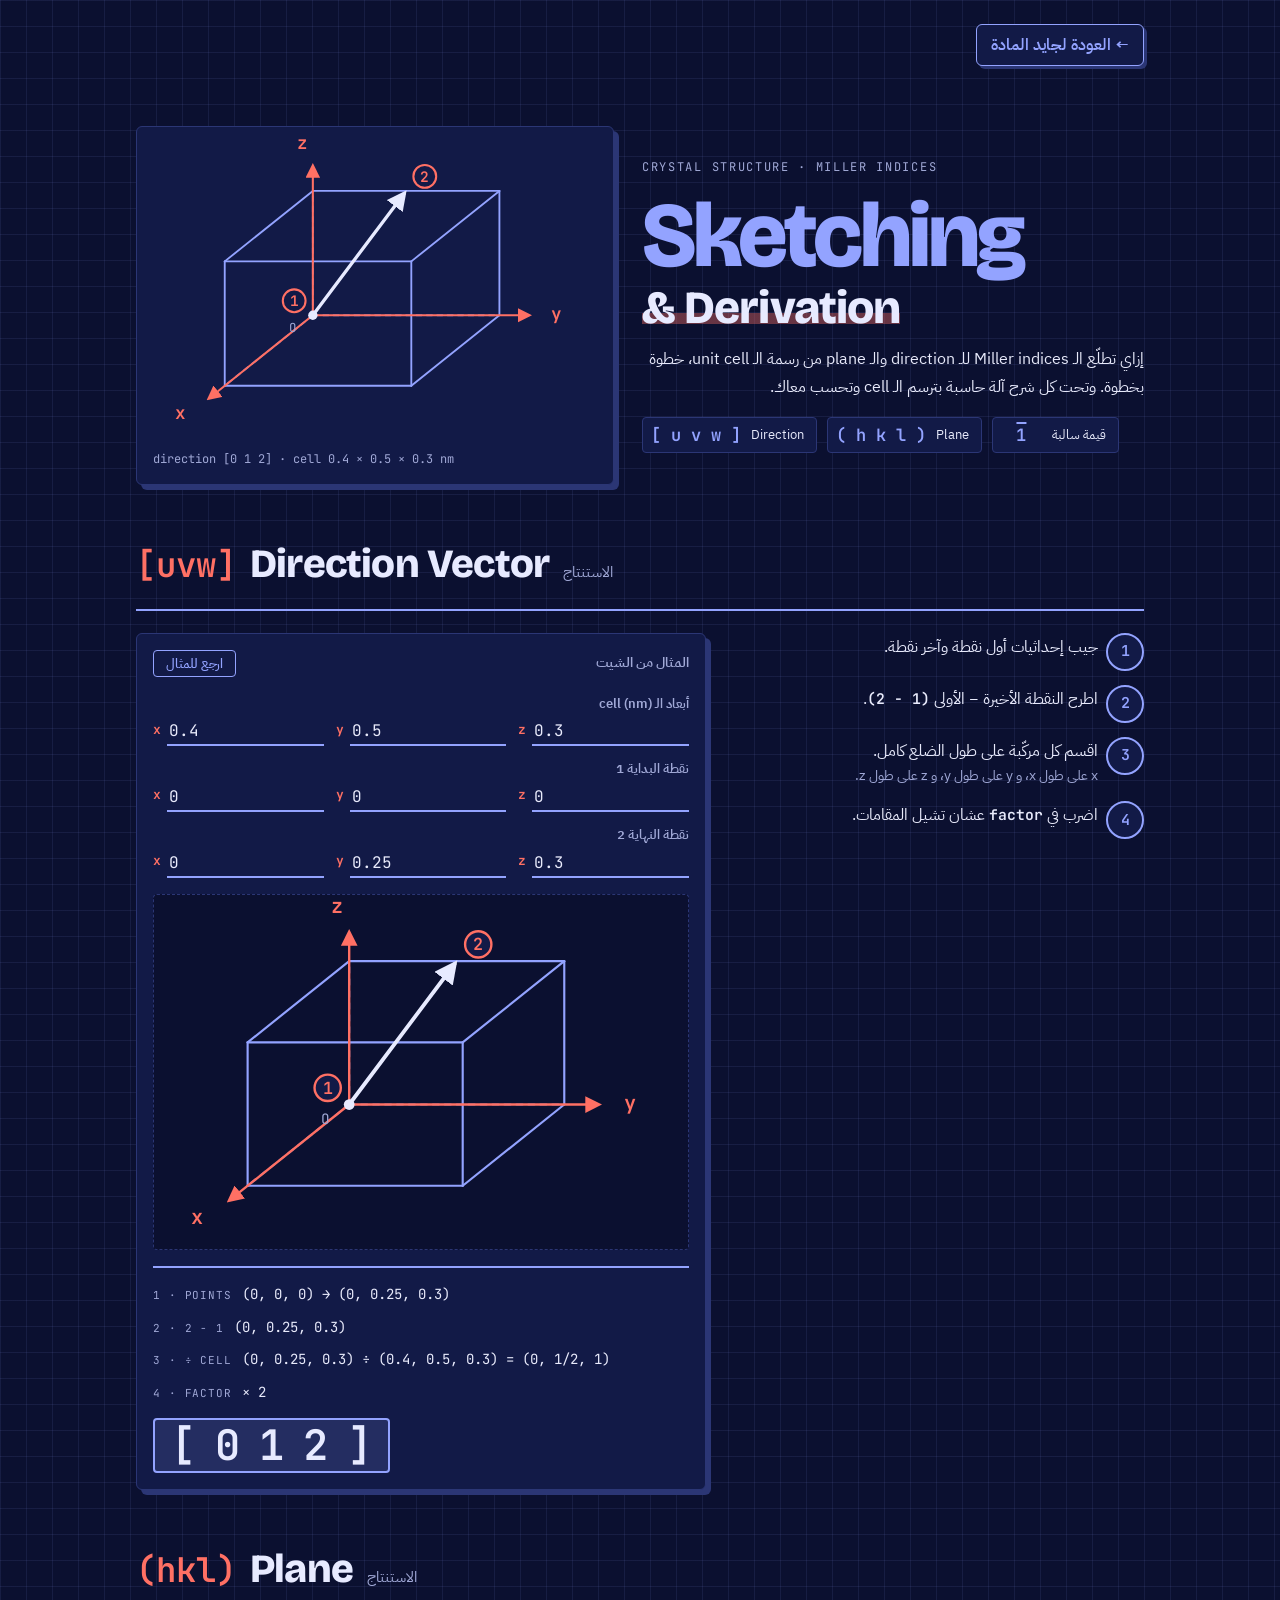
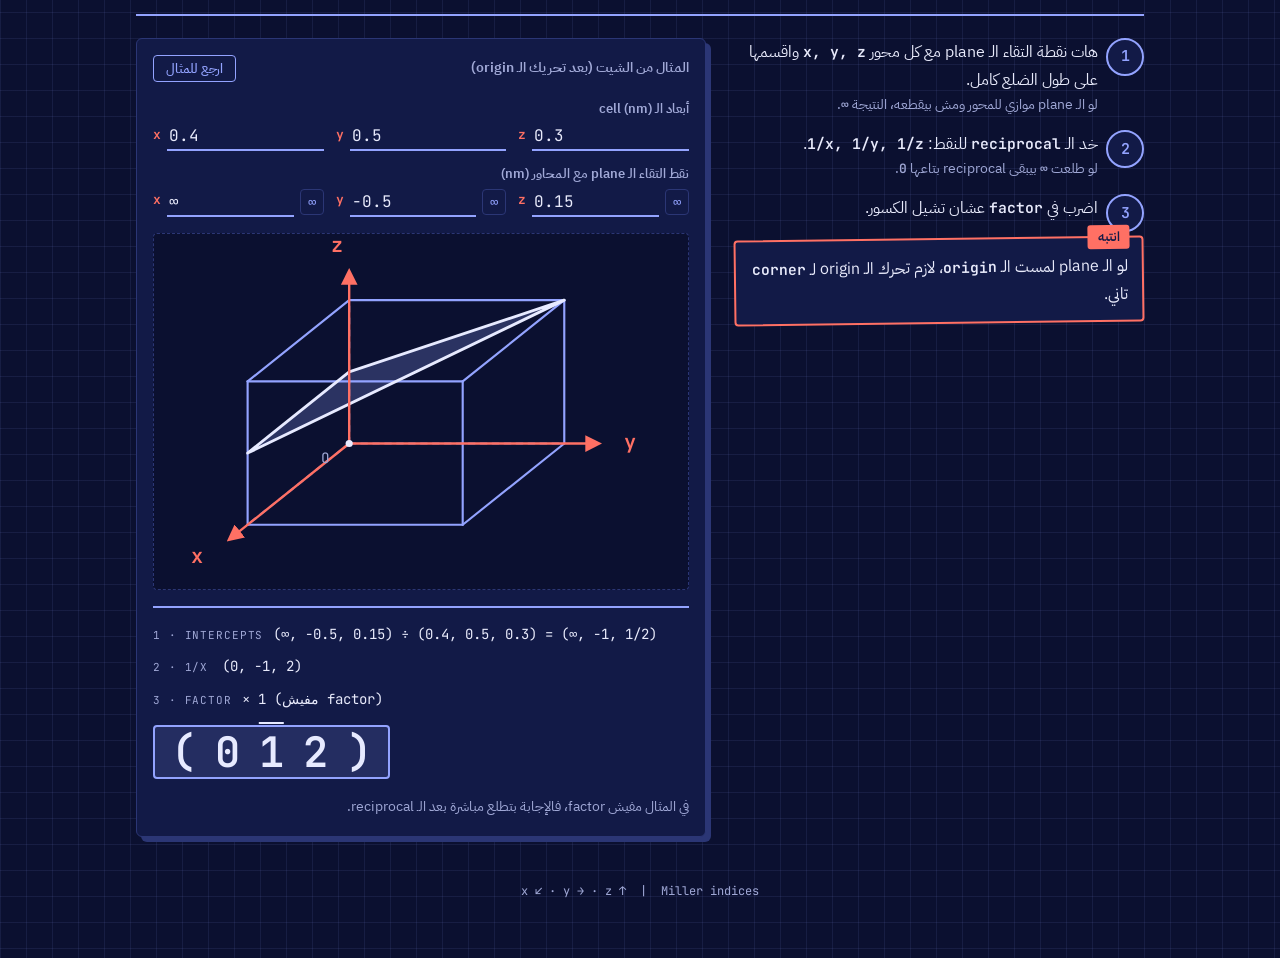
<file: crystal-tool.html>
<!doctype html>
<html lang="ar" dir="rtl">
<head>
  <meta charset="utf-8">
  <meta name="viewport" content="width=device-width, initial-scale=1, viewport-fit=cover">
  <title>Sketching &amp; Derivation — Miller Indices [uvw] &amp; (hkl)</title>
  <link rel="preconnect" href="https://fonts.googleapis.com">
  <link rel="preconnect" href="https://fonts.gstatic.com" crossorigin>
  <link href="https://fonts.googleapis.com/css2?family=Bricolage+Grotesque:opsz,wght@12..96,500;12..96,800&amp;family=IBM+Plex+Sans+Arabic:wght@400;500;600&amp;family=JetBrains+Mono:wght@400;600&amp;display=swap" rel="stylesheet">
  <script>
    (function() {
      const savedTheme = localStorage.getItem("cufe_theme") || "dark";
      document.documentElement.setAttribute("data-theme", savedTheme);
    })();
  </script>
  <style>
  :root{
    color-scheme:light;
    box-sizing:border-box;
    padding-top:env(safe-area-inset-top,0px);
    padding-bottom:env(safe-area-inset-bottom,0px);
    --paper:#F3F4FB;
    --card:#FFFFFF;
    --ink:#3646C9;
    --ink-deep:#141A52;
    --pen:#D2382D;
    --text:#1D2138;
    --muted:#5A6082;
    --grid:rgba(54,70,201,.075);
    --rule:#CDD1EA;
    --wash:rgba(54,70,201,.10);
    --f-display:'Bricolage Grotesque','IBM Plex Sans Arabic',system-ui,sans-serif;
    --f-body:'IBM Plex Sans Arabic','Segoe UI',Tahoma,system-ui,sans-serif;
    --f-mono:'JetBrains Mono',ui-monospace,Menlo,Consolas,monospace;
  }
  @media (prefers-color-scheme: dark){
    :root:not([data-theme="light"]){
      --paper:#0B1030;--card:#121A47;--ink:#93A3FF;--ink-deep:#E7EAFF;--pen:#FF7064;
      --text:#E8EAFB;--muted:#A0A8D6;--grid:rgba(147,163,255,.09);--rule:#2B3675;--wash:rgba(147,163,255,.14);
      color-scheme:dark;
    }
  }
  :root[data-theme="dark"]{
    --paper:#0B1030;--card:#121A47;--ink:#93A3FF;--ink-deep:#E7EAFF;--pen:#FF7064;
    --text:#E8EAFB;--muted:#A0A8D6;--grid:rgba(147,163,255,.09);--rule:#2B3675;--wash:rgba(147,163,255,.14);
    color-scheme:dark;
  }
  *{box-sizing:border-box}
  html{scroll-padding-top:env(safe-area-inset-top,0px)}
  body{
    margin:0;
    padding:0;
    background-color:var(--paper);
    background-image:linear-gradient(var(--grid) 1px,transparent 1px),linear-gradient(90deg,var(--grid) 1px,transparent 1px);
    background-size:26px 26px;
    color:var(--text);
    font-family:var(--f-body);
    font-size:16px;
    line-height:1.75;
  }
  img{max-width:100%}
  [hidden]:not([hidden=until-found i]){display:none!important}
  .wrap{max-width:1040px;margin-inline:auto;padding-inline:16px;padding-block:24px 56px;display:grid;gap:44px}
  .ltr{direction:ltr;unicode-bidi:isolate;display:inline-block}
  b.ltr,.k{font-family:var(--f-mono);font-weight:600;font-size:.92em}
  h1,h2{font-family:var(--f-display);text-wrap:balance;margin:0;direction:ltr;text-align:start}
  :focus-visible{outline:2px solid var(--pen);outline-offset:2px}

  /* top bar */
  .top-nav{display:flex;align-items:center;justify-content:space-between;margin-bottom:4px;}
  .back-btn{
    display:inline-flex;align-items:center;gap:6px;text-decoration:none;font-weight:600;
    padding:6px 14px;border-radius:6px;border:1.5px solid var(--ink);color:var(--ink);
    background:var(--card);box-shadow:3px 3px 0 var(--rule);transition:all .15s ease;
  }
  .back-btn:hover{background:var(--wash);transform:translateY(-1px);}

  /* hero */
  .hero{display:grid;grid-template-columns:1.05fr 1fr;gap:28px;align-items:center}
  .hero-copy{direction:ltr;text-align:left;display:grid;gap:16px;min-width:0}
  .kicker{font-family:var(--f-mono);font-size:12px;letter-spacing:.14em;text-transform:uppercase;color:var(--muted);margin:0}
  h1{font-size:clamp(46px,9vw,92px);line-height:.92;font-weight:800;letter-spacing:-.035em;color:var(--ink)}
  h1 span{display:block;font-size:.5em;letter-spacing:-.02em;color:var(--ink-deep);margin-top:.18em;
    background:linear-gradient(transparent 62%,color-mix(in srgb,var(--pen) 38%,transparent) 62% 88%,transparent 88%);width:max-content;max-width:100%}
  .hero-ar{direction:rtl;text-align:right;margin:0;color:var(--text);max-width:34em}
  .legend{display:flex;flex-wrap:wrap;gap:10px;direction:ltr;margin:0;padding:0;list-style:none}
  .legend li{display:flex;align-items:center;gap:10px;border:1.5px solid var(--rule);background:var(--card);padding:6px 12px 6px 8px;border-radius:4px;font-size:13px;line-height:1.3}
  .legend .sym{font-family:var(--f-mono);font-weight:600;font-size:17px;color:var(--ink);min-width:2.4em;text-align:center}
  .hero-fig{margin:0;background:var(--card);border:1.5px solid var(--rule);border-radius:6px;padding:10px;box-shadow:5px 5px 0 var(--rule);min-width:0}
  .hero-fig figcaption{direction:ltr;font-family:var(--f-mono);font-size:12px;color:var(--muted);padding:2px 6px 4px}

  /* section header */
  .sec{display:grid;gap:22px}
  .sec-head{display:flex;align-items:baseline;gap:14px;flex-wrap:wrap;direction:ltr;border-bottom:2px solid var(--ink);padding-bottom:10px}
  .sec-head .tag{font-family:var(--f-mono);font-weight:600;font-size:clamp(24px,4vw,34px);color:var(--pen)}
  .sec-head h2{font-size:clamp(26px,4.4vw,40px);font-weight:800;letter-spacing:-.02em;color:var(--ink-deep)}
  .sec-head .ar{margin-inline-start:auto;font-size:15px;color:var(--muted);direction:rtl}
  .sec-body{display:grid;grid-template-columns:minmax(0,.9fr) minmax(0,1.25fr);gap:28px;align-items:start}

  /* steps */
  .steps{list-style:none;margin:0;padding:0;display:grid;gap:14px;counter-reset:s}
  .steps li{counter-increment:s;display:grid;grid-template-columns:34px minmax(0,1fr);gap:12px;align-items:start}
  .steps li::before{content:counter(s);font-family:var(--f-mono);font-weight:600;font-size:15px;width:34px;height:34px;border:2px solid var(--ink);color:var(--ink);border-radius:50%;display:grid;place-items:center;background:var(--card)}
  .steps small{display:block;color:var(--muted);font-size:14px;line-height:1.6}
  .pitfall{margin-top:6px;border:2px solid var(--pen);border-radius:4px;padding:14px 14px 12px;position:relative;background:var(--card);transform:rotate(-.7deg)}
  .pitfall::before{content:"انتبه";position:absolute;top:-13px;inset-inline-start:12px;background:var(--pen);color:var(--card);font-weight:600;font-size:13px;padding:0 10px;line-height:24px;border-radius:3px}
  .pitfall p{margin:0}
  .pitfall p+p{margin-top:6px}

  /* lab */
  .lab{background:var(--card);border:1.5px solid var(--rule);border-radius:6px;box-shadow:5px 5px 0 var(--rule);padding:16px;display:grid;gap:16px;min-width:0}
  .lab-top{display:flex;justify-content:space-between;align-items:center;gap:10px;flex-wrap:wrap}
  .lab-top strong{font-weight:600;font-size:14px;color:var(--muted)}
  .reset{font-family:var(--f-body);font-size:13px;font-weight:500;color:var(--ink);background:transparent;border:1.5px solid var(--ink);border-radius:4px;padding:3px 12px;cursor:pointer}
  .reset:hover{background:var(--wash)}
  .fields{display:grid;gap:12px}
  fieldset{border:0;margin:0;padding:0;min-width:0}
  legend{font-size:13px;font-weight:600;color:var(--muted);padding:0;margin-bottom:2px}
  .row3{display:grid;grid-template-columns:repeat(3,minmax(0,1fr));gap:12px;direction:ltr}
  .f{display:flex;align-items:flex-end;gap:6px;min-width:0}
  .f span{font-family:var(--f-mono);font-size:13px;color:var(--pen);font-weight:600;padding-bottom:5px}
  .f input{flex:1;min-width:0;width:100%;font-family:var(--f-mono);font-size:16px;color:var(--text);background:transparent;border:0;border-bottom:2px solid var(--ink);padding:3px 2px;border-radius:0;direction:ltr;text-align:left}
  .f input:focus{outline:none;background:var(--wash);border-bottom-color:var(--pen)}
  .f button{font-family:var(--f-mono);font-size:14px;line-height:1;color:var(--ink);background:transparent;border:1.5px solid var(--rule);border-radius:4px;padding:5px 7px;cursor:pointer;margin-bottom:2px}
  .f button:hover{border-color:var(--ink)}
  .cell-fig{margin:0;border:1.5px dashed var(--rule);border-radius:4px;background:var(--paper);padding:4px}
  .cell-fig svg{display:block;width:100%;height:auto}
  .out{display:grid;gap:8px;border-top:2px solid var(--ink);padding-top:14px}
  .line{display:grid;grid-template-columns:auto minmax(0,1fr);gap:10px;align-items:baseline;direction:ltr;font-family:var(--f-mono);font-size:14px}
  .line .lb{font-size:11px;letter-spacing:.08em;text-transform:uppercase;color:var(--muted);min-width:5.4em}
  .line .ex{overflow-wrap:anywhere}
  .answer{display:flex;align-items:center;gap:14px;flex-wrap:wrap;margin-top:6px;direction:ltr}
  .answer .res{font-family:var(--f-mono);font-weight:600;font-size:clamp(30px,6vw,42px);line-height:1.1;color:var(--ink-deep);background:var(--wash);border:2px solid var(--ink);border-radius:4px;padding:2px 16px}
  .answer .note{font-size:14px;color:var(--muted);direction:rtl}
  .idx{display:inline-flex;gap:.45em;align-items:baseline}
  .idx i{font-style:normal}
  .bar{text-decoration:overline;text-decoration-thickness:2px;text-decoration-skip-ink:none}
  .err{border:2px solid var(--pen);border-radius:4px;padding:10px 14px;color:var(--pen);font-weight:500;background:var(--card)}
  .cap{font-size:14px;color:var(--muted);margin:0}

  /* svg classes */
  .e{stroke:var(--ink);stroke-width:1.8;fill:none;stroke-linecap:round}
  .e.h{stroke-dasharray:5 5;opacity:.65}
  .ax{stroke:var(--pen);stroke-width:2;fill:none}
  .al{fill:var(--pen);font-family:var(--f-mono);font-weight:600;font-size:17px}
  .pl{fill:var(--ink);fill-opacity:.24;stroke:var(--ink-deep);stroke-width:2.4;stroke-linejoin:round}
  .dr{stroke:var(--ink-deep);stroke-width:3.2;fill:none;stroke-linecap:round}
  .dot{fill:var(--ink-deep)}
  .mk-p{fill:var(--pen)}
  .mk-i{fill:var(--ink-deep)}
  .cr{fill:var(--card);stroke:var(--pen);stroke-width:2}
  .ct{fill:var(--pen);font-family:var(--f-mono);font-weight:600;font-size:14px}
  .ot{fill:var(--muted);font-family:var(--f-mono);font-size:12px}

  footer{direction:ltr;text-align:center;font-family:var(--f-mono);font-size:12px;color:var(--muted)}

  @media (max-width:820px){
    .hero{grid-template-columns:1fr}
    .sec-body{grid-template-columns:1fr}
    .sec-head .ar{margin-inline-start:0;flex-basis:100%}
  }
  @media (max-width:420px){
    .wrap{gap:44px}
    .lab{padding:12px}
    .row3{gap:8px}
    .f button{padding:5px 5px}
  }
  @media (prefers-reduced-motion:reduce){*{animation:none!important;transition:none!important}}
  </style>
</head>
<body>

<main class="wrap" dir="rtl" lang="ar">

  <div class="top-nav">
    <a href="index.html#guide" style="display:inline-flex;align-items:center;gap:6px;text-decoration:none;font-weight:600;padding:6px 14px;border-radius:6px;border:1.5px solid var(--ink);color:var(--ink);margin-bottom:12px;" class="back-btn">← العودة لجايد المادة</a>
  </div>

  <header class="hero">
    <div class="hero-copy">
      <p class="kicker">Crystal structure · Miller indices</p>
      <h1>Sketching<span>&amp; Derivation</span></h1>
      <p class="hero-ar">إزاي تطلّع الـ Miller indices للـ direction والـ plane من رسمة الـ unit cell، خطوة بخطوة. وتحت كل شرح آلة حاسبة بترسم الـ cell وتحسب معاك.</p>
      <ul class="legend">
        <li><span class="sym">[ u v w ]</span> Direction</li>
        <li><span class="sym">( h k l )</span> Plane</li>
        <li><span class="sym bar">1</span> قيمة سالبة</li>
      </ul>
    </div>
    <figure class="hero-fig">
      <svg id="svgHero" viewBox="0 0 440 290" role="img" aria-label="Unit cell with the direction [0 1 2] drawn from the origin"></svg>
      <figcaption>direction [0 1 2] · cell 0.4 × 0.5 × 0.3 nm</figcaption>
    </figure>
  </header>

  <section class="sec" id="direction">
    <div class="sec-head">
      <span class="tag">[uvw]</span>
      <h2>Direction Vector</h2>
      <span class="ar">الاستنتاج</span>
    </div>
    <div class="sec-body">
      <div>
        <ol class="steps">
          <li><div>جيب إحداثيات أول نقطة وآخر نقطة.</div></li>
          <li><div>اطرح النقطة الأخيرة − الأولى <b class="ltr">(2 − 1)</b>.</div></li>
          <li><div>اقسم كل مركّبة على طول الضلع كامل.<small>x على طول x، و y على طول y، و z على طول z.</small></div></li>
          <li><div>اضرب في <b class="ltr">factor</b> عشان تشيل المقامات.</div></li>
        </ol>
      </div>

      <div class="lab">
        <div class="lab-top"><strong>المثال من الشيت</strong><button type="button" class="reset" id="rstDir">ارجع للمثال</button></div>
        <div class="fields">
          <fieldset><legend>أبعاد الـ cell (nm)</legend>
            <div class="row3">
              <label class="f"><span>x</span><input id="dx" value="0.4" autocomplete="off"></label>
              <label class="f"><span>y</span><input id="dy" value="0.5" autocomplete="off"></label>
              <label class="f"><span>z</span><input id="dz" value="0.3" autocomplete="off"></label>
            </div>
          </fieldset>
          <fieldset><legend>نقطة البداية 1</legend>
            <div class="row3">
              <label class="f"><span>x</span><input id="ax" value="0" autocomplete="off"></label>
              <label class="f"><span>y</span><input id="ay" value="0" autocomplete="off"></label>
              <label class="f"><span>z</span><input id="az" value="0" autocomplete="off"></label>
            </div>
          </fieldset>
          <fieldset><legend>نقطة النهاية 2</legend>
            <div class="row3">
              <label class="f"><span>x</span><input id="bx" value="0" autocomplete="off"></label>
              <label class="f"><span>y</span><input id="by" value="0.25" autocomplete="off"></label>
              <label class="f"><span>z</span><input id="bz" value="0.3" autocomplete="off"></label>
            </div>
          </fieldset>
        </div>
        <figure class="cell-fig"><svg id="svgDir" viewBox="0 0 440 290" role="img" aria-label="Unit cell with the entered direction"></svg></figure>
        <div class="out" id="outDir" aria-live="polite"></div>
      </div>
    </div>
  </section>

  <section class="sec" id="plane">
    <div class="sec-head">
      <span class="tag">(hkl)</span>
      <h2>Plane</h2>
      <span class="ar">الاستنتاج</span>
    </div>
    <div class="sec-body">
      <div>
        <ol class="steps">
          <li><div>هات نقطة التقاء الـ plane مع كل محور <b class="ltr">x, y, z</b> واقسمها على طول الضلع كامل.<small>لو الـ plane موازي للمحور ومش بيقطعه، النتيجة <b class="ltr">∞</b>.</small></div></li>
          <li><div>خد الـ <b class="ltr">reciprocal</b> للنقط: <b class="ltr">1/x, 1/y, 1/z</b>.<small>لو طلعت <b class="ltr">∞</b> بيبقى reciprocal بتاعها <b class="ltr">0</b>.</small></div></li>
          <li><div>اضرب في <b class="ltr">factor</b> عشان تشيل الكسور.</div></li>
        </ol>
        <div class="pitfall">
          <p>لو الـ plane لمست الـ <b class="ltr">origin</b>، لازم تحرك الـ origin لـ <b class="ltr">corner</b> تاني.</p>
        </div>
      </div>

      <div class="lab">
        <div class="lab-top"><strong>المثال من الشيت (بعد تحريك الـ origin)</strong><button type="button" class="reset" id="rstPl">ارجع للمثال</button></div>
        <div class="fields">
          <fieldset><legend>أبعاد الـ cell (nm)</legend>
            <div class="row3">
              <label class="f"><span>x</span><input id="px" value="0.4" autocomplete="off"></label>
              <label class="f"><span>y</span><input id="py" value="0.5" autocomplete="off"></label>
              <label class="f"><span>z</span><input id="pz" value="0.3" autocomplete="off"></label>
            </div>
          </fieldset>
          <fieldset><legend>نقط التقاء الـ plane مع المحاور (nm)</legend>
            <div class="row3">
              <label class="f"><span>x</span><input id="ix" value="∞" autocomplete="off"><button type="button" data-inf="ix" aria-label="x = ∞">∞</button></label>
              <label class="f"><span>y</span><input id="iy" value="-0.5" autocomplete="off"><button type="button" data-inf="iy" aria-label="y = ∞">∞</button></label>
              <label class="f"><span>z</span><input id="iz" value="0.15" autocomplete="off"><button type="button" data-inf="iz" aria-label="z = ∞">∞</button></label>
            </div>
          </fieldset>
        </div>
        <figure class="cell-fig"><svg id="svgPl" viewBox="0 0 440 290" role="img" aria-label="Unit cell with the entered plane"></svg></figure>
        <div class="out" id="outPl" aria-live="polite"></div>
        <p class="cap">في المثال مفيش factor، فالإجابة بتطلع مباشرة بعد الـ reciprocal.</p>
      </div>
    </div>
  </section>

  <footer>x ↙ · y → · z ↑ &nbsp;|&nbsp; Miller indices</footer>
</main>

<script>
(function(){
  var $=function(s){return document.querySelector(s)};
  var MINUS='−';

  function gcd(a,b){a=Math.abs(a);b=Math.abs(b);while(b){var t=a%b;a=b;b=t}return a}
  function lcm(a,b){return a/gcd(a,b)*b}
  function rat(v){
    for(var d=1;d<=24;d++){var n=Math.round(v*d);if(Math.abs(v*d-n)<1e-6){return n===0?[0,1]:[n,d]}}
    return null;
  }
  function neg(s){return String(s).replace('-',MINUS)}
  function num(v){return isFinite(v)?neg(+v.toFixed(6)):'∞'}
  function rs(r){return neg(r[1]===1?String(r[0]):r[0]+'/'+r[1])}
  function trip(arr){return '('+arr.join(', ')+')'}
  function idx(arr,o,c){
    return '<span class="idx ltr">'+o+arr.map(function(n){return '<i>'+(n<0?'<span class="bar">'+(-n)+'</span>':n)+'</i>'}).join('')+c+'</span>';
  }
  function parse(s,allowInf){
    s=(s||'').trim().replace(/[٠-٩]/g,function(d){return d.charCodeAt(0)-1632}).replace(/[٫٬,،]/g,'.').replace(/[−–]/g,'-');
    if(allowInf&&(s===''||/^(inf|infinity|∞|i)$/i.test(s)))return Infinity;
    if(s==='')return NaN;
    var v=Number(s);return isNaN(v)?NaN:v;
  }
  function val(id,inf){return parse($('#'+id).value,inf)}

  /* ---------- cell drawing ---------- */
  var O=[160,172],VX=[-85,68],VY=[180,0],VZ=[0,-120];
  function P(f){return [O[0]+f[0]*VX[0]+f[1]*VY[0]+f[2]*VZ[0],O[1]+f[0]*VX[1]+f[1]*VY[1]+f[2]*VZ[1]]}
  function pt(p){return p[0].toFixed(1)+','+p[1].toFixed(1)}
  function vert(a){return [a&1,(a>>1)&1,(a>>2)&1]}

  function drawCell(svg,cfg){
    var id=svg.id, s='';
    s+='<defs>'+
      '<marker id="'+id+'-mp" viewBox="0 0 10 10" refX="8" refY="5" markerWidth="7" markerHeight="7" orient="auto"><path class="mk-p" d="M0 0L10 5L0 10z"/></marker>'+
      '<marker id="'+id+'-mi" viewBox="0 0 10 10" refX="8" refY="5" markerWidth="6" markerHeight="6" orient="auto"><path class="mk-i" d="M0 0L10 5L0 10z"/></marker>'+
      '</defs>';
    var edges=[];
    for(var a=0;a<8;a++){for(var bit=0;bit<3;bit++){if(!(a&(1<<bit))){edges.push([a,a|(1<<bit)])}}}
    edges.forEach(function(e){
      var p=P(vert(e[0])),q=P(vert(e[1]));
      s+='<line class="e'+(e[0]===0?' h':'')+'" x1="'+p[0]+'" y1="'+p[1]+'" x2="'+q[0]+'" y2="'+q[1]+'"/>';
    });
    if(cfg.h){
      var h=cfg.h,pts=[],seen={};
      function add(v){var k=v.map(function(t){return t.toFixed(4)}).join('|');if(!seen[k]){seen[k]=1;pts.push(v)}}
      function f(v){return h[0]*v[0]+h[1]*v[1]+h[2]*v[2]-1}
      edges.forEach(function(e){
        var va=vert(e[0]),vb=vert(e[1]),fa=f(va),fb=f(vb);
        if(Math.abs(fa)<1e-9)add(va);
        if(fa*fb<-1e-12){var t=fa/(fa-fb);add([va[0]+t*(vb[0]-va[0]),va[1]+t*(vb[1]-va[1]),va[2]+t*(vb[2]-va[2])])}
      });
      if(pts.length>=3){
        var sp=pts.map(P),cx=0,cy=0;
        sp.forEach(function(p){cx+=p[0];cy+=p[1]});cx/=sp.length;cy/=sp.length;
        sp.sort(function(a,b){return Math.atan2(a[1]-cy,a[0]-cx)-Math.atan2(b[1]-cy,b[0]-cx)});
        s+='<polygon class="pl" points="'+sp.map(pt).join(' ')+'"/>';
      }
    }
    var axes=[['x',[1.3,0,0],[1.18,0,0]],['y',[0,1.3,0],[0,1.16,0]],['z',[0,0,1.3],[0,0,1.2]]];
    axes.forEach(function(ax){
      var e=P(ax[2]),l=P(ax[1]);
      s+='<line class="ax" x1="'+O[0]+'" y1="'+O[1]+'" x2="'+e[0]+'" y2="'+e[1]+'" marker-end="url(#'+id+'-mp)"/>';
      s+='<text class="al" x="'+(l[0]+(ax[0]==='y'?6:ax[0]==='x'?-12:-5))+'" y="'+(l[1]+(ax[0]==='z'?-4:ax[0]==='x'?12:5))+'">'+ax[0]+'</text>';
    });
    if(cfg.p&&cfg.q){
      var a1=P(cfg.p),b1=P(cfg.q);
      var dx=b1[0]-a1[0],dy=b1[1]-a1[1],len=Math.sqrt(dx*dx+dy*dy)||1;
      s+='<line class="dr" x1="'+a1[0]+'" y1="'+a1[1]+'" x2="'+(b1[0]-dx/len*3)+'" y2="'+(b1[1]-dy/len*3)+'" marker-end="url(#'+id+'-mi)"/>';
      s+='<circle class="dot" cx="'+a1[0]+'" cy="'+a1[1]+'" r="4.5"/>';
      [[a1,'1',-18,-14],[b1,'2',18,-14]].forEach(function(c){
        s+='<circle class="cr" cx="'+(c[0][0]+c[2])+'" cy="'+(c[0][1]+c[3])+'" r="11"/><text class="ct" text-anchor="middle" x="'+(c[0][0]+c[2])+'" y="'+(c[0][1]+c[3]+5)+'">'+c[1]+'</text>';
      });
    }
    s+='<circle class="dot" cx="'+O[0]+'" cy="'+O[1]+'" r="3"/><text class="ot" x="'+(O[0]-16)+'" y="'+(O[1]+16)+'">O</text>';
    svg.innerHTML=s;
  }

  /* ---------- direction ---------- */
  function dirCalc(){
    var dims=['dx','dy','dz'].map(function(i){return val(i)});
    var a=['ax','ay','az'].map(function(i){return val(i)});
    var b=['bx','by','bz'].map(function(i){return val(i)});
    if(dims.concat(a,b).some(isNaN)||dims.some(function(v){return v<=0}))return {err:'في خانة فاضية أو قيمة مش رقم، والأبعاد لازم تبقى أكبر من صفر.'};
    var d=b.map(function(v,i){return v-a[i]});
    var fr=d.map(function(v,i){return v/dims[i]});
    var rats=fr.map(rat);
    if(rats.some(function(r){return !r}))return {err:'القسمة مطلعتش كسور بسيطة. راجع الأرقام.'};
    var L=1;rats.forEach(function(r){L=lcm(L,r[1])});
    var i1=rats.map(function(r){return Math.round(r[0]*L/r[1])});
    var g=i1.reduce(function(m,v){return gcd(m,v)},0);
    if(g===0)return {err:'النقطتين نفس المكان، مفيش direction.'};
    var ints=i1.map(function(v){return v/g});
    var k=gcd(L,g),fac=[L/k,g/k];
    return {a:a,b:b,d:d,dims:dims,rats:rats,fac:fac,ints:ints};
  }
  function dirRender(){
    var r=dirCalc(),out=$('#outDir');
    if(r.err){out.innerHTML='<div class="err">'+r.err+'</div>';drawCell($('#svgDir'),{});return}
    out.innerHTML=
      '<div class="line"><span class="lb">1 · points</span><span class="ex">'+trip(r.a.map(num))+' → '+trip(r.b.map(num))+'</span></div>'+
      '<div class="line"><span class="lb">2 · 2 − 1</span><span class="ex">'+trip(r.d.map(num))+'</span></div>'+
      '<div class="line"><span class="lb">3 · ÷ cell</span><span class="ex">'+trip(r.d.map(num))+' ÷ '+trip(r.dims.map(num))+' = '+trip(r.rats.map(rs))+'</span></div>'+
      '<div class="line"><span class="lb">4 · factor</span><span class="ex">× '+rs(r.fac)+'</span></div>'+
      '<div class="answer"><span class="res">'+idx(r.ints,'[',']')+'</span></div>';
    drawCell($('#svgDir'),{p:r.a.map(function(v,i){return v/r.dims[i]}),q:r.b.map(function(v,i){return v/r.dims[i]})});
  }

  /* ---------- plane ---------- */
  function plCalc(){
    var dims=['px','py','pz'].map(function(i){return val(i)});
    var it=['ix','iy','iz'].map(function(i){return val(i,true)});
    if(dims.concat(it).some(isNaN)||dims.some(function(v){return v<=0}))return {err:'في خانة فاضية أو قيمة مش رقم، والأبعاد لازم تبقى أكبر من صفر.'};
    if(it.every(function(v){return v===Infinity}))return {err:'كل المحاور ∞، يعني مفيش plane. لازم plane تقطع محور واحد على الأقل.'};
    var fr=[],rats=[],rec=[],raw=[];
    for(var i=0;i<3;i++){
      if(it[i]===Infinity){fr.push(Infinity);rats.push(null);rec.push([0,1]);raw.push(0);continue}
      var f=it[i]/dims[i];
      if(Math.abs(f)<1e-9)return {err:'الـ plane بتلمس الـ origin على المحور ده. حرّك الـ origin لـ corner تاني وجيب القيم من جديد.'};
      var r=rat(f);
      if(!r)return {err:'القسمة مطلعتش كسور بسيطة. راجع الأرقام.'};
      fr.push(f);rats.push(r);
      rec.push(r[0]<0?[-r[1],-r[0]]:[r[1],r[0]]);
      raw.push(1/f);
    }
    var L=1;rec.forEach(function(r){L=lcm(L,r[1])});
    var ints=rec.map(function(r){return Math.round(r[0]*L/r[1])});
    return {it:it,dims:dims,rats:rats,rec:rec,L:L,ints:ints,raw:raw};
  }
  function plRender(){
    var r=plCalc(),out=$('#outPl');
    if(r.err){out.innerHTML='<div class="err">'+r.err+'</div>';drawCell($('#svgPl'),{});return}
    var frs=r.rats.map(function(x){return x?rs(x):'∞'});
    out.innerHTML=
      '<div class="line"><span class="lb">1 · intercepts</span><span class="ex">'+trip(r.it.map(num))+' ÷ '+trip(r.dims.map(num))+' = '+trip(frs)+'</span></div>'+
      '<div class="line"><span class="lb">2 · 1/x</span><span class="ex">'+trip(r.rec.map(rs))+'</span></div>'+
      '<div class="line"><span class="lb">3 · factor</span><span class="ex">'+(r.L===1?'× 1 (مفيش factor)':'× '+r.L)+'</span></div>'+
      '<div class="answer"><span class="res">'+idx(r.ints,'(',')')+'</span></div>';
    drawCell($('#svgPl'),{h:r.raw});
  }

  /* ---------- wiring ---------- */
  var DIR={dx:'0.4',dy:'0.5',dz:'0.3',ax:'0',ay:'0',az:'0',bx:'0',by:'0.25',bz:'0.3'};
  var PL={px:'0.4',py:'0.5',pz:'0.3',ix:'∞',iy:'-0.5',iz:'0.15'};
  function setAll(m){for(var k in m){$('#'+k).value=m[k]}}
  Object.keys(DIR).forEach(function(k){$('#'+k).addEventListener('input',dirRender)});
  Object.keys(PL).forEach(function(k){$('#'+k).addEventListener('input',plRender)});
  document.querySelectorAll('[data-inf]').forEach(function(b){
    b.addEventListener('click',function(){$('#'+b.getAttribute('data-inf')).value='∞';plRender()});
  });
  $('#rstDir').addEventListener('click',function(){setAll(DIR);dirRender()});
  $('#rstPl').addEventListener('click',function(){setAll(PL);plRender()});

  drawCell($('#svgHero'),{p:[0,0,0],q:[0,0.5,1]});
  dirRender();plRender();
})();
</script>

</body>
</html>
</file>
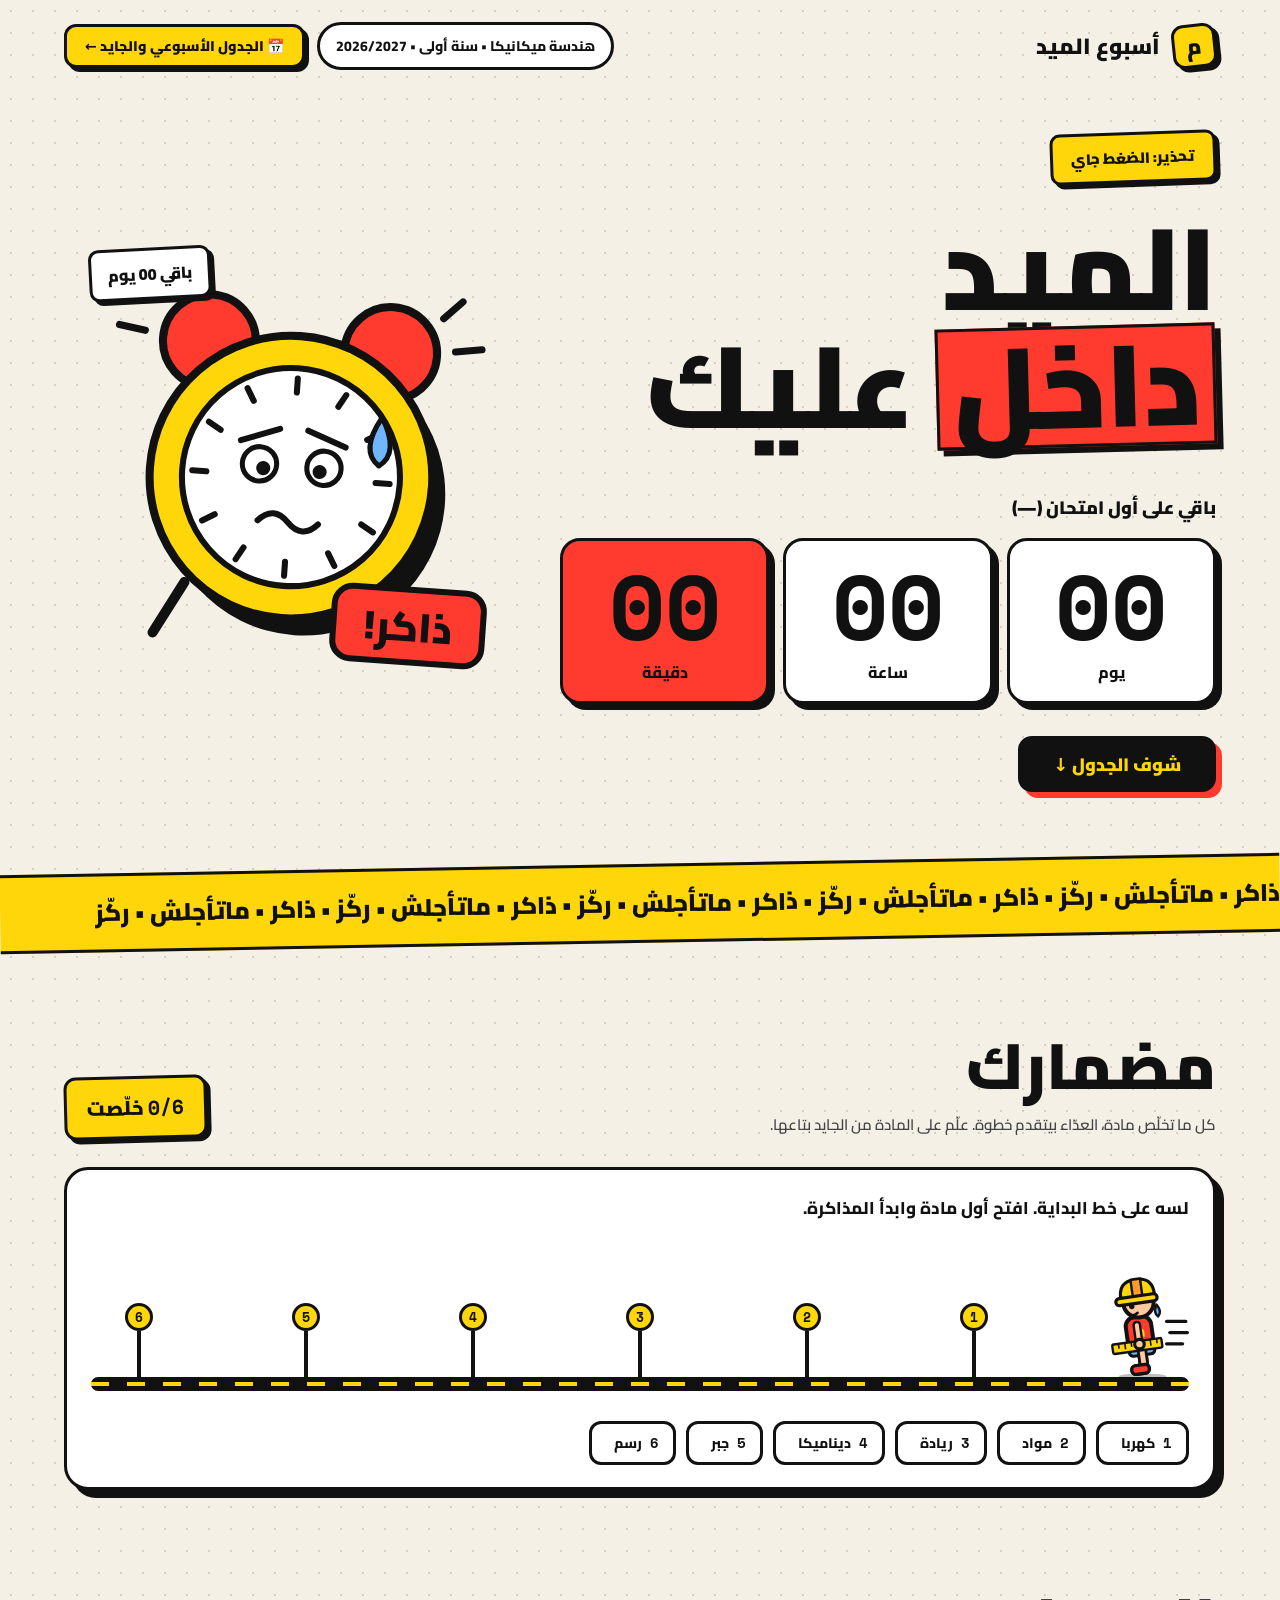
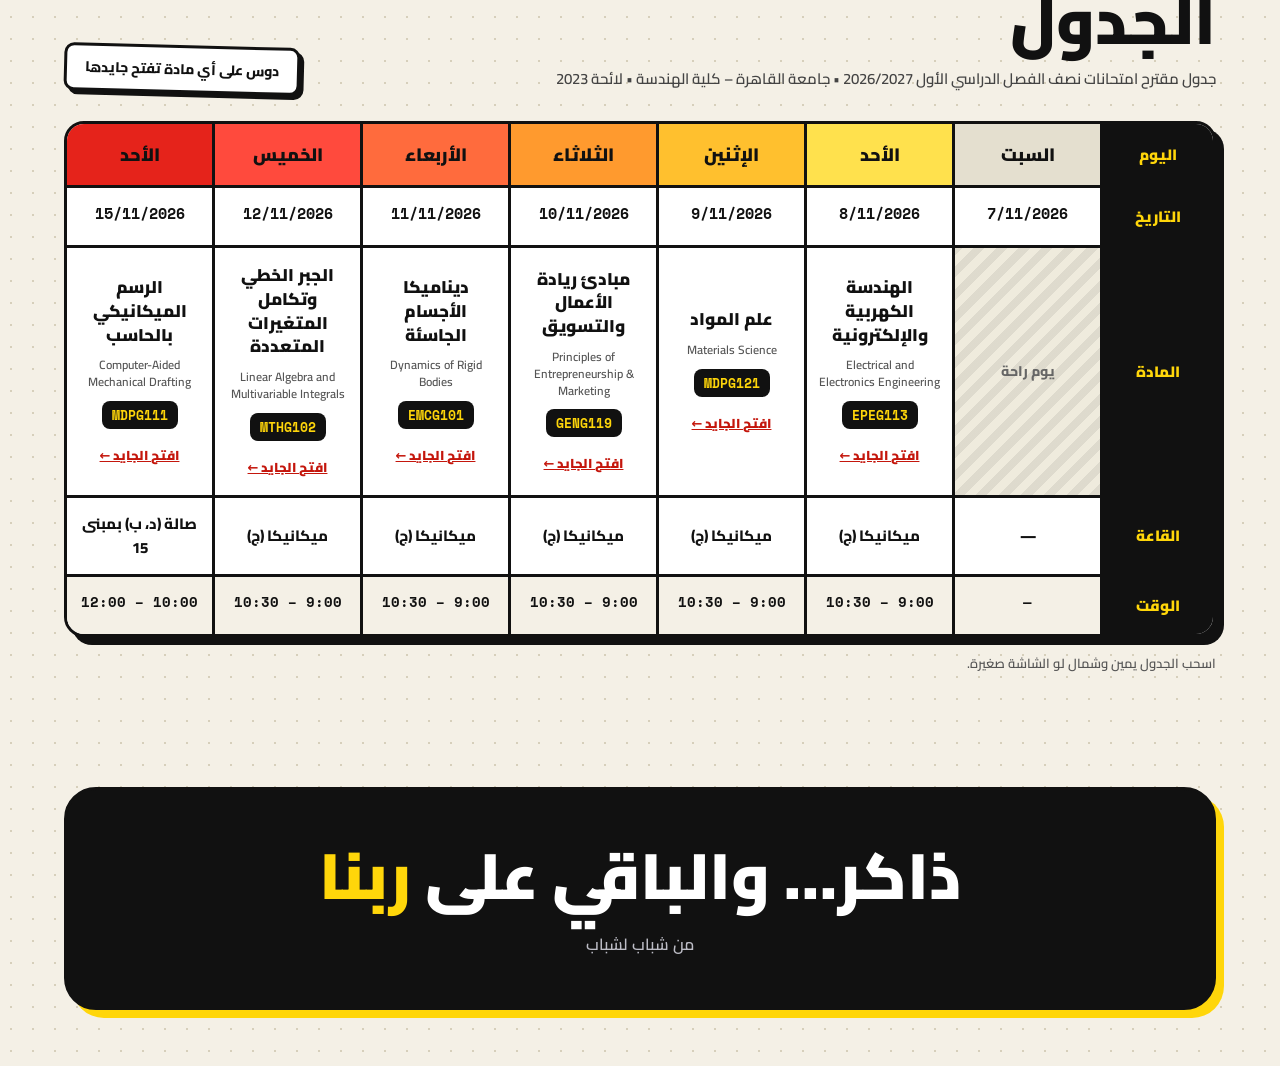
<file: midterms.html>
<!doctype html>
<html lang="ar" dir="rtl">
<head>
<meta charset="utf-8">
<meta name="viewport" content="width=device-width, initial-scale=1.0, viewport-fit=cover">
<title>أسبوع الميد — جدول ومضمار امتحانات الميدتيرم | ME1 دفعة 30</title>
<meta name="description" content="جدول امتحانات الميدتيرم لهندسة ميكانيكا سنة أولى 2026/2027 — عدّاد تنازلي، مضمار التقدم، والمقرر الرسمي والملغي ومصادر المذاكرة لكل مادة.">
<meta name="theme-color" content="#F4F0E6">
<link rel="icon" type="image/svg+xml" href="./icon.svg">
<link rel="manifest" href="./manifest.json">
<link rel="preconnect" href="https://fonts.googleapis.com">
<link rel="preconnect" href="https://fonts.gstatic.com" crossorigin>
<link href="https://fonts.googleapis.com/css2?family=Cairo:wght@400;600;800;900&family=Space+Mono:wght@700&display=swap" rel="stylesheet">
<style>
  *{box-sizing:border-box}
  html{scroll-behavior:smooth}
  body{margin:0;background:#F4F0E6}
  a{color:#111;text-decoration:none}
  button{font-family:inherit}
  body.dlg-open{overflow:hidden}

  .page{background-color:#F4F0E6;background-image:radial-gradient(#D6CFBB 1.5px,transparent 1.5px);background-size:22px 22px;color:#111;font-family:'Cairo',system-ui,sans-serif;min-height:100vh;overflow:hidden}
  .wrap{max-width:1200px;margin:0 auto}
  .mono{font-family:'Space Mono',monospace;font-weight:700}

  /* ===== Top bar ===== */
  .topbar{padding:22px 24px;display:flex;flex-wrap:wrap;align-items:center;justify-content:space-between;gap:12px}
  .brand{display:flex;align-items:center;gap:12px}
  .brand-mark{width:44px;height:44px;background:#FFD60A;border:3px solid #111;border-radius:12px;box-shadow:4px 4px 0 #111;display:flex;align-items:center;justify-content:center;font-weight:900;font-size:22px;transform:rotate(-6deg)}
  .brand-name{font-weight:900;font-size:22px}
  .top-left{display:flex;flex-wrap:wrap;align-items:center;gap:12px}
  .pill{padding:8px 16px;background:#fff;border:3px solid #111;border-radius:999px;font-weight:800;font-size:14px}
  .main-btn{display:inline-flex;align-items:center;gap:8px;min-height:44px;padding:0 18px;background:#FFD60A;color:#111;border:3px solid #111;border-radius:12px;box-shadow:4px 4px 0 #111;font-weight:900;font-size:14px;transition:transform .15s,box-shadow .15s}
  .main-btn:hover{transform:translate(-2px,-2px);box-shadow:6px 6px 0 #111}

  /* ===== Hero ===== */
  .hero{padding:40px 24px 72px;display:flex;flex-wrap:wrap;align-items:stretch;gap:40px}
  .hero-main{flex:1 1 560px;min-width:0}
  .warn{display:inline-block;padding:8px 18px;background:#FFD60A;border:3px solid #111;border-radius:10px;font-weight:900;font-size:15px;transform:rotate(-2deg);box-shadow:4px 4px 0 #111}
  .hero h1{margin:28px 0 0;font-size:clamp(52px,9vw,120px);line-height:1;font-weight:900;letter-spacing:-2px}
  .hero h1 .inside{background:#FF3B30;color:#111;padding:0 14px;border:3px solid #111;display:inline-block;transform:rotate(-1.5deg);box-shadow:6px 6px 0 #111}
  .cd-label{margin-top:44px;font-weight:900;font-size:18px}
  .cd-row{margin-top:14px;display:flex;gap:14px}
  .cd-card{flex:1 1 0;min-width:0;background:#fff;border:3px solid #111;border-radius:20px;box-shadow:6px 6px 0 #111;padding:18px 8px 14px;text-align:center}
  .cd-card.red{background:#FF3B30}
  .cd-num{font-family:'Space Mono',monospace;font-weight:700;font-size:clamp(40px,8vw,92px);line-height:1}
  .cd-unit{margin-top:6px;font-size:16px;font-weight:800}
  .cta{transition:transform .15s,box-shadow .15s}
  .cta:hover{transform:translate(-2px,-2px);box-shadow:8px 8px 0 #111 !important}
  .see-btn{margin-top:32px;display:inline-flex;align-items:center;min-height:56px;padding:0 32px;background:#111;color:#FFD60A;border:3px solid #111;border-radius:14px;box-shadow:6px 6px 0 #FF3B30;font-weight:900;font-size:18px}

  .sticker-col{flex:1 1 360px;min-width:0;position:relative;display:flex;align-items:center;justify-content:center;padding:16px}
  .sticker{position:relative;width:100%;max-width:430px;transform:rotate(4deg)}
  .sticker svg{display:block;width:100%;height:auto}
  .days-tag{position:absolute;left:-4px;top:8px;padding:8px 16px;background:#fff;border:3px solid #111;border-radius:10px;box-shadow:4px 4px 0 #111;font-weight:900;font-size:16px;transform:rotate(-7deg)}

  /* ===== Tape ===== */
  .tape{background:#FFD60A;border-top:3px solid #111;border-bottom:3px solid #111;padding:14px 0;white-space:nowrap;overflow:hidden;font-weight:900;font-size:24px;transform:rotate(-1deg)}

  /* ===== Section heads ===== */
  .sec-head{display:flex;flex-wrap:wrap;align-items:flex-end;justify-content:space-between;gap:16px}
  .sec-head h2{margin:0;font-size:clamp(34px,6vw,64px);font-weight:900;line-height:1.1}
  .sec-sub{margin-top:8px;font-size:15px;font-weight:600;color:#444}

  /* ===== Track ===== */
  #track{padding:88px 24px 0}
  .count-badge{padding:10px 20px;background:#FFD60A;border:3px solid #111;border-radius:12px;box-shadow:4px 4px 0 #111;transform:rotate(-1.5deg);font-weight:900;font-size:20px}
  .track-card{margin-top:28px;background:#fff;border:3px solid #111;border-radius:24px;box-shadow:8px 8px 0 #111;padding:24px 24px 22px}
  .run-msg{font-weight:800;font-size:17px;line-height:1.7}
  .lane{position:relative;height:170px;margin-top:12px}
  .asphalt{position:absolute;left:0;right:0;bottom:14px;height:14px;background:#111;border-radius:7px}
  .dashes{position:absolute;left:0;right:0;bottom:19px;height:4px;background-image:repeating-linear-gradient(90deg,#FFD60A 0 18px,transparent 18px 36px)}
  .cp{position:absolute;bottom:28px;transform:translateX(50%);display:flex;flex-direction:column;align-items:center}
  .cp-dot{width:28px;height:28px;border-radius:50%;border:3px solid #111;display:flex;align-items:center;justify-content:center;font-family:'Space Mono',monospace;font-weight:700;font-size:13px;transition:background .4s}
  .cp-pole{width:4px;height:46px;background:#111}
  .runner{position:absolute;bottom:24px;width:96px;transition:right 1.1s cubic-bezier(.34,1.45,.5,1)}
  .runner svg{display:block;width:100%;height:auto;overflow:visible}
  .arrived{position:absolute;top:-30px;right:0;padding:4px 14px;background:#7CE08F;border:3px solid #111;border-radius:10px;font-weight:900;font-size:15px;white-space:nowrap;transform:rotate(-4deg)}
  .chips{margin-top:16px;display:flex;flex-wrap:wrap;gap:10px}
  .chip{min-height:44px;padding:0 14px;display:inline-flex;align-items:center;gap:8px;border:3px solid #111;border-radius:12px;color:#111;font-weight:800;font-size:14px;cursor:pointer;transition:transform .15s,box-shadow .15s}
  .chip:hover{background:#FFF3B0 !important;transform:translate(-2px,-2px);box-shadow:4px 4px 0 #111}

  @keyframes legSwing{0%{transform:rotate(-40deg)}100%{transform:rotate(40deg)}}
  @keyframes armSwing{0%{transform:rotate(-55deg)}100%{transform:rotate(55deg)}}
  @keyframes runBob{0%{transform:translateY(0)}100%{transform:translateY(-5px)}}
  @keyframes dash{0%{opacity:.9}50%{opacity:.15}100%{opacity:.9}}
  .legA{transform-box:view-box;transform-origin:62px 88px;animation:legSwing .42s ease-in-out infinite alternate}
  .legB{transform-box:view-box;transform-origin:62px 88px;animation:legSwing .42s ease-in-out infinite alternate-reverse}
  .armA{transform-box:view-box;transform-origin:60px 62px;animation:armSwing .42s ease-in-out infinite alternate-reverse}
  .armB{transform-box:view-box;transform-origin:60px 62px;animation:armSwing .42s ease-in-out infinite alternate}
  .runBob{animation:runBob .21s ease-in-out infinite alternate}
  .speed{animation:dash .5s linear infinite}

  /* ===== Schedule ===== */
  #schedule{padding:96px 24px 40px}
  .hint{padding:8px 18px;background:#fff;border:3px solid #111;border-radius:10px;font-weight:800;font-size:14px;transform:rotate(1.5deg);box-shadow:4px 4px 0 #111}
  .table-box{margin-top:28px;overflow-x:auto;border:3px solid #111;border-radius:20px;background:#fff;box-shadow:8px 8px 0 #111}
  .tbl{min-width:1040px}
  .tr{display:grid;grid-template-columns:110px repeat(7,minmax(0,1fr));border-bottom:3px solid #111}
  .tr:last-child{border-bottom:0}
  .th-side{padding:14px 10px;background:#111;color:#FFD60A;font-weight:900;font-size:15px;display:flex;align-items:center;justify-content:center}
  .th-day{padding:14px 8px;text-align:center;font-weight:900;font-size:18px;border-right:3px solid #111;color:#111;display:flex;flex-direction:column;align-items:center;justify-content:center;gap:6px;transition:background .4s}
  .badge-blk{padding:2px 10px;background:#111;border-radius:999px;font-size:12px;font-weight:800}
  .td{border-right:3px solid #111}
  .td-date{padding:14px 8px;text-align:center;font-family:'Space Mono',monospace;font-weight:700;font-size:15px}
  .td-subj{display:flex}
  .subj{flex:1 1 auto;min-width:0;min-height:200px;padding:16px 10px;border:0;color:#111;cursor:pointer;display:flex;flex-direction:column;align-items:center;justify-content:center;gap:10px;text-align:center;transition:background .3s}
  .subj:hover{background:#FFF3B0 !important}
  .subj-ar{font-size:17px;font-weight:900;line-height:1.4}
  .subj-en{font-size:12px;font-weight:600;line-height:1.4;color:#555}
  .code-pill{font-family:'Space Mono',monospace;font-weight:700;font-size:13px;padding:4px 10px;border-radius:8px;background:#111;color:#FFD60A}
  .done-pill{padding:3px 12px;background:#7CE08F;border:2px solid #111;border-radius:999px;font-size:13px;font-weight:900}
  .open-link{margin-top:4px;font-size:13px;font-weight:900;color:#C4160C;text-decoration:underline}
  .rest{flex:1 1 auto;min-height:200px;display:flex;align-items:center;justify-content:center;font-size:14px;font-weight:800;color:#666;background-color:#EFEBDD;background-image:repeating-linear-gradient(-45deg,rgba(0,0,0,.07) 0 8px,transparent 8px 16px)}
  .td-hall{padding:14px 8px;text-align:center;font-weight:800;font-size:15px;line-height:1.6;display:flex;align-items:center;justify-content:center}
  .td-time{padding:14px 8px;text-align:center;font-family:'Space Mono',monospace;font-weight:700;font-size:14px;background:#F4F0E6}
  .scroll-note{margin:14px 0 0;font-size:13px;font-weight:600;color:#555}

  /* ===== Footer ===== */
  .footer{padding:72px 24px 56px}
  .footer-card{background:#111;color:#fff;border:3px solid #111;border-radius:32px;box-shadow:8px 8px 0 #FFD60A;padding:48px 32px;text-align:center}
  .footer-title{font-size:clamp(30px,5.5vw,64px);font-weight:900;line-height:1.2}
  .footer-sub{margin-top:14px;font-size:16px;font-weight:600;color:#BDBDC6}

  /* ===== Dialog ===== */
  .dlg-wrap{position:fixed;inset:0;z-index:50;display:flex;align-items:center;justify-content:center;padding:16px;font-family:'Cairo',system-ui,sans-serif;color:#111}
  .dlg-wrap[hidden]{display:none}
  .dlg-backdrop{position:absolute;inset:0;width:100%;height:100%;background:rgba(17,17,17,.72);border:0;cursor:pointer;animation:fadeIn .2s ease}
  .dlg{position:relative;width:100%;max-width:780px;max-height:100%;overflow-y:auto;background:#F4F0E6;border:3px solid #111;border-radius:28px;box-shadow:10px 10px 0 #111;animation:popIn .28s cubic-bezier(.34,1.45,.5,1)}
  @keyframes fadeIn{from{opacity:0}to{opacity:1}}
  @keyframes popIn{from{opacity:0;transform:translateY(18px) scale(.96)}to{opacity:1;transform:none}}
  .dlg-head{padding:28px 32px;border-bottom:3px solid #111;display:flex;align-items:flex-start;justify-content:space-between;gap:16px}
  .dlg-code{display:inline-block;font-size:14px;padding:5px 12px}
  .dlg h3{margin:14px 0 0;font-size:clamp(26px,4vw,40px);font-weight:900;line-height:1.25}
  .dlg-en{margin-top:4px;text-align:right;font-size:15px;font-weight:700}
  .dlg-x{flex:0 0 48px;width:48px;height:48px;border-radius:14px;border:3px solid #111;background:#fff;color:#111;font-size:24px;font-weight:900;cursor:pointer;box-shadow:3px 3px 0 #111;transition:transform .15s,box-shadow .15s}
  .dlg-x:hover{transform:translate(-2px,-2px);box-shadow:5px 5px 0 #111}
  .dlg-body{padding:28px 32px 32px}
  .info-row{display:flex;flex-wrap:wrap;gap:12px}
  .info{flex:1 1 150px;padding:14px 16px;border-radius:14px;background:#fff;border:3px solid #111}
  .info.dark{background:#111}
  .info-k{font-size:13px;font-weight:800;color:#555}
  .info.dark .info-k{color:#BDBDC6}
  .info-v{margin-top:4px;font-size:16px;font-weight:900;line-height:1.5}
  .info.dark .info-v{color:#FFD60A}
  .dlg-note{margin-top:16px;padding:14px 18px;border-radius:14px;border:3px solid #111;box-shadow:4px 4px 0 #111;font-size:15px;font-weight:800;line-height:1.8}
  .dlg-note[hidden]{display:none}
  .dlg-done{margin-top:20px;width:100%;min-height:60px;padding:0 20px;border-radius:16px;border:3px solid #111;box-shadow:5px 5px 0 #111;font-weight:900;font-size:18px;cursor:pointer;transition:transform .15s,box-shadow .15s}
  .dlg-done:hover{transform:translate(-2px,-2px);box-shadow:7px 7px 0 #111}
  .dlg h4{margin:28px 0 12px;font-size:20px;font-weight:900;display:flex;align-items:center;justify-content:space-between;gap:10px}
  .syl-count{font-family:'Space Mono',monospace;font-size:14px;padding:3px 12px;border:3px solid #111;border-radius:999px;background:#FFD60A}
  .syl-list{display:flex;flex-direction:column;gap:10px}
  .syl{display:flex;align-items:center;gap:14px;width:100%;padding:12px 16px;background:#fff;border:3px solid #111;border-radius:14px;color:#111;font-weight:800;font-size:15px;line-height:1.6;text-align:right;cursor:pointer;transition:transform .15s,box-shadow .15s,background .2s}
  .syl:hover{transform:translate(-2px,-2px);box-shadow:4px 4px 0 #111}
  .syl.on{background:#E6F9EA}
  .syl-box{flex:0 0 28px;width:28px;height:28px;border:3px solid #111;border-radius:8px;background:#fff;display:flex;align-items:center;justify-content:center;font-weight:900;font-size:16px}
  .syl.on .syl-box{background:#7CE08F}
  .syl.on .syl-txt{text-decoration:line-through;text-decoration-thickness:2px;color:#2F5E39}
  .dlg-about{margin:0;font-size:16px;line-height:1.9;color:#222}
  .res-grid{display:flex;flex-wrap:wrap;gap:12px}
  .res-cell{flex:1 1 280px;min-width:0}
  .res{display:flex;align-items:center;justify-content:space-between;gap:12px;min-height:58px;padding:10px 18px;border-radius:14px;background:#111;color:#FFD60A;border:3px solid #111;box-shadow:5px 5px 0 #FF3B30;font-weight:900;font-size:16px;line-height:1.5}
  .res.hot{background:#FFD60A;color:#111;box-shadow:5px 5px 0 #FF3B30}
  .res.site{background:#fff;color:#111;box-shadow:5px 5px 0 #111}

  @media (max-width:640px){
    .cd-row{gap:10px}
    .dlg-head{padding:22px 20px}
    .dlg-body{padding:22px 20px 26px}
    .tape{font-size:20px}
  }
  @media (prefers-reduced-motion:reduce){
    html{scroll-behavior:auto}
    .legA,.legB,.armA,.armB,.runBob,.speed{animation:none}
    .runner{transition:none}
  }
</style>
</head>
<body>
<div class="page">

  <!-- TOP BAR -->
  <header class="wrap topbar">
    <div class="brand">
      <span class="brand-mark" aria-hidden="true">م</span>
      <span class="brand-name">أسبوع الميد</span>
    </div>
    <div class="top-left">
      <div class="pill">هندسة ميكانيكا • سنة أولى • 2026/2027</div>
      <a class="main-btn" id="goMainBtn" href="index.html?view=main" data-main>📅 الجدول الأسبوعي والجايد ←</a>
    </div>
  </header>

  <main>
    <!-- HERO -->
    <section class="wrap hero" aria-label="العدّاد التنازلي للميد">
      <div class="hero-main">
        <div class="warn">تحذير: الضغط جاي</div>
        <h1>الميد<br><span class="inside">داخل</span> عليك</h1>

        <div class="cd-label">باقي على أول امتحان (<span id="firstLabel">—</span>)</div>
        <div class="cd-row" role="timer" aria-live="polite">
          <div class="cd-card"><div class="cd-num" id="cdDays">00</div><div class="cd-unit">يوم</div></div>
          <div class="cd-card"><div class="cd-num" id="cdHours">00</div><div class="cd-unit">ساعة</div></div>
          <div class="cd-card red"><div class="cd-num" id="cdMins">00</div><div class="cd-unit">دقيقة</div></div>
        </div>
        <a class="cta see-btn" id="seeScheduleBtn" href="#schedule">شوف الجدول ↓</a>
      </div>

      <!-- STICKER -->
      <div class="sticker-col">
        <div class="sticker">
          <svg viewBox="0 0 420 420" role="img" aria-label="ساعة منبّه قلقانة بتقول ذاكر">
            <g stroke="#111" stroke-width="7" stroke-linecap="round">
              <line x1="52" y1="40" x2="70" y2="58"></line>
              <line x1="30" y1="86" x2="56" y2="90"></line>
              <line x1="368" y1="40" x2="350" y2="58"></line>
              <line x1="390" y1="86" x2="364" y2="90"></line>
            </g>
            <g stroke="#111" stroke-width="10" stroke-linecap="round" fill="none">
              <line x1="112" y1="336" x2="84" y2="388"></line>
              <line x1="308" y1="336" x2="336" y2="388"></line>
            </g>
            <circle cx="120" cy="96" r="46" fill="#FF3B30" stroke="#111" stroke-width="8"></circle>
            <circle cx="300" cy="96" r="46" fill="#FF3B30" stroke="#111" stroke-width="8"></circle>
            <circle cx="224" cy="241" r="140" fill="#111"></circle>
            <circle cx="210" cy="225" r="140" fill="#FFD60A" stroke="#111" stroke-width="8"></circle>
            <circle cx="210" cy="225" r="108" fill="#fff" stroke="#111" stroke-width="6"></circle>
            <g stroke="#111" stroke-width="6" stroke-linecap="round">
              <line x1="210" y1="127" x2="210" y2="141"></line>
              <line x1="210" y1="127" x2="210" y2="141" transform="rotate(30 210 225)"></line>
              <line x1="210" y1="127" x2="210" y2="141" transform="rotate(60 210 225)"></line>
              <line x1="210" y1="127" x2="210" y2="141" transform="rotate(90 210 225)"></line>
              <line x1="210" y1="127" x2="210" y2="141" transform="rotate(120 210 225)"></line>
              <line x1="210" y1="127" x2="210" y2="141" transform="rotate(150 210 225)"></line>
              <line x1="210" y1="127" x2="210" y2="141" transform="rotate(180 210 225)"></line>
              <line x1="210" y1="127" x2="210" y2="141" transform="rotate(210 210 225)"></line>
              <line x1="210" y1="127" x2="210" y2="141" transform="rotate(240 210 225)"></line>
              <line x1="210" y1="127" x2="210" y2="141" transform="rotate(270 210 225)"></line>
              <line x1="210" y1="127" x2="210" y2="141" transform="rotate(300 210 225)"></line>
              <line x1="210" y1="127" x2="210" y2="141" transform="rotate(330 210 225)"></line>
            </g>
            <line x1="158" y1="192" x2="196" y2="178" stroke="#111" stroke-width="6" stroke-linecap="round"></line>
            <line x1="224" y1="178" x2="262" y2="192" stroke="#111" stroke-width="6" stroke-linecap="round"></line>
            <circle cx="178" cy="214" r="17" fill="#fff" stroke="#111" stroke-width="5"></circle>
            <circle cx="242" cy="214" r="17" fill="#fff" stroke="#111" stroke-width="5"></circle>
            <circle cx="182" cy="218" r="7" fill="#111"></circle>
            <circle cx="238" cy="218" r="7" fill="#111"></circle>
            <path d="M180 270 Q195 254 210 270 T240 270" fill="none" stroke="#111" stroke-width="6" stroke-linecap="round"></path>
            <path d="M296 160 Q316 194 296 208 Q276 194 296 160 Z" fill="#6FB6FF" stroke="#111" stroke-width="5" stroke-linejoin="round"></path>
            <rect x="262" y="328" width="148" height="72" rx="18" fill="#FF3B30" stroke="#111" stroke-width="6"></rect>
            <text x="336" y="379" text-anchor="middle" style="font-family:'Cairo',system-ui,sans-serif;font-weight:900;font-size:40px" fill="#111">ذاكر!</text>
          </svg>
          <div class="days-tag">باقي <span id="tagDays">00</span> يوم</div>
        </div>
      </div>
    </section>

    <!-- TAPE -->
    <div class="tape" aria-hidden="true">
      ذاكر • ماتأجلش • ركّز • ذاكر • ماتأجلش • ركّز • ذاكر • ماتأجلش • ركّز • ذاكر • ماتأجلش • ركّز • ذاكر • ماتأجلش • ركّز
    </div>

    <!-- RUN TRACK -->
    <section id="track" class="wrap" aria-labelledby="trackTitle">
      <div class="sec-head">
        <div>
          <h2 id="trackTitle">مضمارك</h2>
          <div class="sec-sub">كل ما تخلّص مادة، العدّاء بيتقدم خطوة. علّم على المادة من الجايد بتاعها.</div>
        </div>
        <div class="count-badge"><span class="mono" id="doneCount">0/6</span> خلّصت</div>
      </div>

      <div class="track-card">
        <div class="run-msg" id="runMsg" aria-live="polite">لسه على خط البداية. افتح أول مادة وابدأ المذاكرة.</div>

        <div class="lane" id="lane">
          <div class="asphalt"></div>
          <div class="dashes"></div>
          <div id="checkpoints"></div>

          <div class="runner" id="runner" style="right:calc((100% - 96px) * 0)">
            <div class="arrived" id="arrived" hidden>وصلت!</div>
            <svg viewBox="0 0 120 132" role="img" aria-label="مهندس شايل مسطرة بيجري ناحية خط النهاية">
              <ellipse cx="62" cy="127" rx="30" ry="4" fill="rgba(0,0,0,0.25)"></ellipse>
              <g class="speed" stroke="#111" stroke-width="4" stroke-linecap="round">
                <line x1="92" y1="58" x2="116" y2="58"></line>
                <line x1="96" y1="72" x2="118" y2="72"></line>
                <line x1="92" y1="86" x2="112" y2="86"></line>
              </g>
              <g transform="rotate(-8 62 100)">
                <g class="runBob">
                  <g class="legB">
                    <path d="M62 88 L62 114" stroke="#111" stroke-width="13" stroke-linecap="round" fill="none"></path>
                    <path d="M62 88 L62 114" stroke="#FFC9A0" stroke-width="6" stroke-linecap="round" fill="none"></path>
                    <rect x="46" y="112" width="22" height="11" rx="5" fill="#FF3B30" stroke="#111" stroke-width="4"></rect>
                  </g>
                  <g class="armB">
                    <path d="M60 62 L60 84" stroke="#111" stroke-width="11" stroke-linecap="round" fill="none"></path>
                    <path d="M60 62 L60 84" stroke="#FFC9A0" stroke-width="5" stroke-linecap="round" fill="none"></path>
                    <circle cx="60" cy="86" r="6" fill="#FFC9A0" stroke="#111" stroke-width="4"></circle>
                  </g>
                  <rect x="46" y="52" width="32" height="38" rx="11" fill="#FF3B30" stroke="#111" stroke-width="5"></rect>
                  <text x="62" y="78" text-anchor="middle" fill="#FFD60A" style="font-family:'Cairo',system-ui,sans-serif;font-weight:900;font-size:22px">م</text>
                  <rect x="46" y="86" width="32" height="14" rx="5" fill="#6FB6FF" stroke="#111" stroke-width="4"></rect>
                  <g class="legA">
                    <path d="M62 88 L62 114" stroke="#111" stroke-width="13" stroke-linecap="round" fill="none"></path>
                    <path d="M62 88 L62 114" stroke="#FFC9A0" stroke-width="6" stroke-linecap="round" fill="none"></path>
                    <rect x="46" y="112" width="22" height="11" rx="5" fill="#FF3B30" stroke="#111" stroke-width="4"></rect>
                  </g>
                  <circle cx="66" cy="34" r="19" fill="#FFC9A0" stroke="#111" stroke-width="5"></circle>
                  <path d="M45 29 Q43 5 66 5 Q89 5 87 29 Z" fill="#FFD60A" stroke="#111" stroke-width="4" stroke-linejoin="round"></path>
                  <rect x="60" y="5" width="12" height="22" fill="#FF9A2E" stroke="#111" stroke-width="3"></rect>
                  <rect x="38" y="26" width="52" height="9" rx="4.5" fill="#FFD60A" stroke="#111" stroke-width="4"></rect>
                  <circle cx="57" cy="38" r="3.5" fill="#111"></circle>
                  <path d="M52 47 Q57 52 63 47" fill="none" stroke="#111" stroke-width="3.5" stroke-linecap="round"></path>
                  <path d="M88 40 Q94 50 88 55 Q82 50 88 40 Z" fill="#6FB6FF" stroke="#111" stroke-width="3" stroke-linejoin="round"></path>
                  <g class="armA">
                    <path d="M60 62 L60 84" stroke="#111" stroke-width="11" stroke-linecap="round" fill="none"></path>
                    <path d="M60 62 L60 84" stroke="#FFC9A0" stroke-width="5" stroke-linecap="round" fill="none"></path>
                    <rect x="26" y="82" width="62" height="12" rx="2" fill="#FFD60A" stroke="#111" stroke-width="3"></rect>
                    <path d="M34 82 v6 M42 82 v8 M50 82 v6 M58 82 v8 M66 82 v6 M74 82 v8 M82 82 v6" stroke="#111" stroke-width="2" fill="none"></path>
                    <circle cx="60" cy="86" r="6" fill="#FFC9A0" stroke="#111" stroke-width="4"></circle>
                  </g>
                </g>
              </g>
            </svg>
          </div>
        </div>

        <div class="chips" id="chips"></div>
      </div>
    </section>

    <!-- SCHEDULE -->
    <section id="schedule" class="wrap" aria-labelledby="schedTitle">
      <div class="sec-head">
        <div>
          <h2 id="schedTitle">الجدول</h2>
          <div class="sec-sub">جدول مقترح امتحانات نصف الفصل الدراسي الأول 2026/2027 • جامعة القاهرة – كلية الهندسة • لائحة 2023</div>
        </div>
        <div class="hint">دوس على أي مادة تفتح جايدها</div>
      </div>

      <div class="table-box">
        <div class="tbl" role="table" aria-label="جدول امتحانات الميد" id="schedTable"></div>
      </div>
      <p class="scroll-note">اسحب الجدول يمين وشمال لو الشاشة صغيرة.</p>
    </section>
  </main>

  <!-- FOOTER -->
  <footer class="wrap footer">
    <div class="footer-card">
      <div class="footer-title">ذاكر… والباقي على <span style="color:#FFD60A">ربنا</span></div>
      <div class="footer-sub">من شباب لشباب</div>
    </div>
  </footer>
</div>

<!-- SUBJECT GUIDE DIALOG -->
<div class="dlg-wrap" id="guideDialog" hidden>
  <button class="dlg-backdrop" data-close aria-label="إغلاق الجايد"></button>
  <div class="dlg" role="dialog" aria-modal="true" aria-labelledby="dlgTitle">
    <div class="dlg-head" id="dlgHead">
      <div style="min-width:0">
        <span class="code-pill dlg-code" dir="ltr" id="dlgCode"></span>
        <h3 id="dlgTitle"></h3>
        <div class="dlg-en" dir="ltr" id="dlgEn"></div>
      </div>
      <button class="dlg-x" id="dlgCloseBtn" data-close aria-label="إغلاق">×</button>
    </div>
    <div class="dlg-body">
      <div class="info-row">
        <div class="info"><div class="info-k">الميعاد</div><div class="info-v" id="dlgDate"></div></div>
        <div class="info"><div class="info-k">الوقت</div><div class="info-v mono" style="font-size:15px;line-height:1.7" id="dlgTime"></div></div>
        <div class="info"><div class="info-k">القاعة</div><div class="info-v" id="dlgHall"></div></div>
        <div class="info dark"><div class="info-k">باقي</div><div class="info-v" id="dlgLeft"></div></div>
      </div>

      <div class="dlg-note" id="dlgNote" hidden></div>

      <button class="dlg-done" id="dlgDone"></button>

      <h4><span>محتوى الميد (المقرر الرسمي)</span><span class="syl-count" id="sylCount">0/0</span></h4>
      <div class="syl-list" id="dlgSyllabus"></div>

      <h4>عن المادة</h4>
      <p class="dlg-about" id="dlgAbout"></p>

      <h4>مصادر المذاكرة</h4>
      <div class="res-grid" id="dlgRes"></div>
    </div>
  </div>
</div>

<script>
(function () {
  'use strict';

  var HEATS = ['#FFE14D', '#FFC02E', '#FF9A2E', '#FF6B3D', '#FF4A3D', '#E5231B'];
  var GREEN = '#7CE08F';
  var DONE_KEY = 'mid-done-v1';
  var TOPICS_KEY = 'mid-topics-v1';
  var MAIN = 'index.html?view=main';

  // type: 'hot' = مصدر مميز، 'site' = جوه الموقع (بيفتح في نفس التاب)
  var RAW = [
    { dayName: 'السبت', dateLabel: '7/11/2026', none: true },
    {
      dayName: 'الأحد', dateLabel: '8/11/2026', iso: '2026-11-08T09:00:00',
      code: 'EPEG113', arName: 'الهندسة الكهربية والإلكترونية', enName: 'Electrical and Electronics Engineering', short: 'كهربا',
      hall: 'ميكانيكا (ج)', time: '9:00 – 10:30',
      about: 'مقدمة في الدوائر الكهربية وأساسيات الإلكترونيات لطلبة الميكانيكا. المطلوب فهم القوانين الأساسية وتطبيقها في حل المسائل.',
      syllabus: ["DC Circuits (Ohm's Law, KCL, KVL, Nodal, Mesh, Superposition, Thevenin, Source Transformation)"],
      note: '🎉 الحاجات الملغية من منهج الـ DC: نظرية Norton ملغية تماماً، والـ Dependent Sources ملغية في أسئلة Thevenin & Superposition!',
      noteBg: '#FFD60A',
      resources: [
        { label: 'شيت طرق الحل الأهم (Nodal & Mesh)', href: 'https://drive.google.com/drive/folders/1pj7mKzRcy2QrC__ZFXAxjSmxQHK51Iii', type: 'hot' },
        { label: 'ملخص أهم التركات والأفكار', href: 'https://drive.google.com/file/d/1k7DsSMELdv1FK6vDfaKlP3ijnM5Zly7k/view?usp=drivesdk' },
        { label: 'أسئلة الريفرنس (ركز من 6 لـ 9)', href: 'https://drive.google.com/drive/folders/1Bv95fwz7Uw0DpBGCGslyl5UCjZvpXxq_' },
        { label: 'كويزات وميدات سابقة من قسم كهربا', href: 'https://drive.google.com/drive/folders/1fouTNz6FgVSRZiIz61iDARn_pIRdVxW_' }
      ]
    },
    {
      dayName: 'الإثنين', dateLabel: '9/11/2026', iso: '2026-11-09T09:00:00',
      code: 'MDPG121', arName: 'علم المواد', enName: 'Materials Science', short: 'مواد',
      hall: 'ميكانيكا (ج)', time: '9:00 – 10:30',
      about: 'بتتكلم عن تركيب المواد الهندسية وخواصها وسلوكها تحت الأحمال المختلفة، وإزاي نختار المادة المناسبة لكل استخدام.',
      syllabus: ['1. Introduction', '2. Atomic Structure', '3. Crystal Structure', '4. Crystal Defects', '5. Mechanical Properties', '6. Strengthening'],
      note: '⚡ تحدي الـ 22 ساعة: الامتحان تاني يوم علطول بعد السيركتس بدون راحة — ركز على سلايدات السكشن وكويزات وأسينمنتات السنة اللي فاتت!',
      noteBg: '#FF9A2E',
      resources: [
        { label: 'سلايدات السكشن (Tutorial Slides)', href: 'https://drive.google.com/file/d/1Y5_Qf5AIDxCfrk-3xMhINI9qyEO-IDTc/view?usp=drivesdk', type: 'hot' },
        { label: 'كويزات وميدتيرمات سابقة بالحل', href: 'https://drive.google.com/drive/folders/1-yeXybwOFT1tQPo8-oVQXAfYAlcpnprr' },
        { label: 'أسينمنتات السنة اللي فاتت بالحل', href: 'https://drive.google.com/drive/folders/1qmlZ4WhUtwsi6PkgXexuX_5jPVpy0UkP' },
        { label: 'فتح جايد المادة الكامل في الموقع', href: MAIN + '#guide', type: 'site' }
      ]
    },
    {
      dayName: 'الثلاثاء', dateLabel: '10/11/2026', iso: '2026-11-10T09:00:00',
      code: 'GENG119', arName: 'مبادئ ريادة الأعمال والتسويق', enName: 'Principles of Entrepreneurship & Marketing', short: 'ريادة',
      hall: 'ميكانيكا (ج)', time: '9:00 – 10:30',
      about: 'أساسيات تأسيس المشروعات الجديدة وتحليل السوق وأساسيات التسويق. غالباً مادة حفظ وفهم مفاهيم، والأسئلة بتيجي من الـ Test Bank.',
      syllabus: ['Chapter 1 + Chapter 2 + Chapter 3'],
      note: '🏖️ استراحة المحارب: 3 شباتر بس! ذاكر الملخصات وحل بنوك الأسئلة من المحاكي التفاعلي.',
      noteBg: '#7CE08F',
      resources: [
        { label: 'تشغيل محاكي كويزات الماركتنج', href: MAIN + '#tasks', type: 'site' },
        { label: 'Test Bank CH 2', href: 'https://drive.google.com/file/d/1G5ztFeMyJ8C4aUQYxJIvS0-kJ-fP2Bqb/view?usp=drivesdk', type: 'hot' },
        { label: 'ملخص الشابتر الثاني (CH 2 Summary)', href: 'https://drive.google.com/file/d/1QyXqM7S4ih0xRfDPx_PAdqo95NpPO1Zm/view?usp=drivesdk' },
        { label: 'سلايدات المحاضرات', href: 'https://drive.google.com/file/d/1r3PrYQiXtpfFhpJbFhv0a0pK9qf2g045/view?usp=drivesdk' }
      ]
    },
    {
      dayName: 'الأربعاء', dateLabel: '11/11/2026', iso: '2026-11-11T09:00:00',
      code: 'EMCG101', arName: 'ديناميكا الأجسام الجاسئة', enName: 'Dynamics of Rigid Bodies', short: 'ديناميكا',
      hall: 'ميكانيكا (ج)', time: '9:00 – 10:30',
      about: 'حركة الأجسام الصلبة وعلاقتها بالقوى المؤثرة عليها: عزم القصور الذاتي، كينماتيكا الأجسام المستوية، وقوانين نيوتن وتطبيقاتها في الكينتكس.',
      syllabus: [
        'Chapter 1 (THE 1 — Moment of Inertia)',
        'Chapter 2 (THE 2, 3, 4 — Plane Kinematics of Rigid Bodies)',
        'Chapter 3 (THE 5 — Kinetics of Rigid Bodies)'
      ],
      note: '🎯 خريطة الميدتيرم: الامتحان بيركز بشكل أساسي على كل أفكار الـ 5 امتحانات Take-Home (THE 1 لحد THE 5) وشيتات السكاشن!',
      noteBg: '#FFD60A',
      resources: [
        { label: 'فولدر محاضرات الـ PDF وشيتات التمارين (د. سمير)', href: 'https://drive.google.com/drive/folders/1fbGTWzv6phQayo0PzQAxfRg7v1kyk5_Y', type: 'hot' },
        { label: 'شيت 1 (CG & MOI) + الحلول', href: 'https://drive.google.com/drive/folders/1TBDzw8XTrf6iuYgT_73Ybhus1JbJa1pg' },
        { label: 'سلايدات Chapter 2 (Kinematics)', href: 'https://drive.google.com/file/d/1raAP-bxC_Z8xD0bTM2kAL0LCd9p2CzvB/view?usp=drivesdk' },
        { label: 'شيت 2 (Kinematics)', href: 'https://drive.google.com/file/d/1J0UdPRuvF4PgX-rLrunlO9UbOhmtY7Fq/view?usp=drivesdk' },
        { label: 'الحل النموذجي لشيت 2', href: 'https://drive.google.com/file/d/1GfpDWDYV4baCYyvacoUA3GbmPHdx-eBw/view?usp=drivesdk' },
        { label: 'فولدر درايف دكتور سمير الرسمي', href: 'https://drive.google.com/drive/folders/1n9oTRCo6iE-k-MLe4rCGgVSnjuwtG1h_' },
        { label: 'درايف الدفعة لمادة الديناميكا الشامل', href: 'https://drive.google.com/drive/folders/1bjTVuMUlmMKDoSShmYnRBju3HtglV6zT' },
        { label: 'سكاشن م. أحمد فوزي (يوتيوب)', href: 'https://youtube.com/playlist?list=PLO2pEkARUG7gJgjD7oF0u6nv_dhE-y36I&si=2Rf_nz5QBlo_5ZgP' },
        { label: 'جايد الديناميكا في الموقع', href: MAIN + '#guide', type: 'site' }
      ]
    },
    {
      dayName: 'الخميس', dateLabel: '12/11/2026', iso: '2026-11-12T09:00:00',
      code: 'MTHG102', arName: 'الجبر الخطي وتكامل المتغيرات المتعددة', enName: 'Linear Algebra and Multivariable Integrals', short: 'جبر',
      hall: 'ميكانيكا (ج)', time: '9:00 – 10:30',
      about: 'الميد هيبقى 30 درجة (Linear 15 & Integration 15) • احتمال يبقى عدد الأسئلة متساوي يعني 5 أسئلة integration قصادها 5 Linear وهكذا (ده مثال) • دكتور أحمد قال إن الـ integration في الميد في مستوى الـ practice quiz اللي بينزله لكل محاضرة على LectraHub (5 أسئلة MCQ على كل محاضرة بتتغير كل مرة عشان تمرن نفسك).',
      syllabus: [
        'a) Integration (15 درجة — كله MCQ): لغاية الـ Triple Integrals قبل الـ applications عشان متشرحتش (وفي مستوى الـ practice quiz على LectraHub)',
        'b) Linear Algebra (15 درجة — كله مقالي أو جزء مقالي وجزء MCQ): أي حاجة د. لوسي هتقولها لغاية المحاضرة اللي قبل الميد حتى لو مش متقالة في الـ Lecture Notes!'
      ],
      note: '🚨 ملحوظة مهمة جداً: د. لوسي في آخر المحاضرة ممكن تنادي أسماء عشوائي من كشف الأسماء وتطلب تشوف شغلهم في المادة (الـ assignment اللي بيتبعت ومذاكرتك للمادة) وقالت إنها ممكن تدي بونص على ده وأوقات ممكن تكرر الاسم في أكتر من محاضرة! ومحتوى الميد هو أي حاجة هي هتقولها لغاية المحاضرة اللي قبل الميد حتى لو مش في الـ Lecture Notes ❤️',
      noteBg: '#7CE08F',
      resources: [
        { label: 'درايف الدفعة لمادة الماث', href: 'https://drive.google.com/drive/folders/1MVpos5NHkVElYILFX3dTQv4s0fFBmdzD', type: 'hot' },
        { label: 'ماتيريال مجمع للينير (Lectures & Sections Doc)', href: 'https://docs.google.com/document/d/1amjERn4hxxXyRtCzcF8shwyA9T3JiqE-AR5bcDqB2Bs/edit?usp=drivesdk', type: 'hot' },
        { label: 'Section Boards (سبورات السكشن كل أسبوع)', href: 'https://drive.google.com/drive/folders/1lh2x9is9hqA1ZKzIUQn87ip3DCOc4xvd' },
        { label: 'مراجعة الـ Matrices (د. لوسي — قبل المحاضرة)', href: 'https://drive.google.com/file/d/1Vum_-i5CsaKI9UA9xAPHUNT6lPLFxiy9/view?usp=drivesdk' },
        { label: 'Dr. Lucy PDF (Lec. 1 — Matrices)', href: 'https://drive.google.com/drive/folders/1ddsnJx-apXNVKtCY8JuD-VzqlLGIaZfY' },
        { label: 'Sheet 1 (Revision) — Linear Algebra', href: 'https://drive.google.com/file/d/1upmEswq82kaeBwUVaN6uaLBsSKOf0BL7/view?usp=drivesdk' },
        { label: 'Dr. Lucy PDF (Lec. 2 — Vector Spaces)', href: 'https://drive.google.com/file/d/1tpwf5iFQtUYYbysdgd6nPySvu4nR_Jam/view?usp=drivesdk' },
        { label: 'Assignment 2 (Vector Spaces: 1-11, 16ii, 19-24)', href: 'https://drive.google.com/file/d/14wOaVsWYTzE8OvTcqbj0PTBwjE3huVmH/view?usp=drivesdk' },
        { label: 'Notes د. أحمد عصام (Lec 2 & 3)', href: 'https://drive.google.com/drive/folders/146HDk9CbIz3KkN32koT77z829iJX-5Rq' },
        { label: 'Notes د. نبيلة (Lec 2)', href: 'https://drive.google.com/drive/folders/1K6d_p8vZ_nnDecvOx-qUVQRGSGQCD-H2' },
        { label: 'Sheets (Other Departments) — لينير', href: 'https://drive.google.com/drive/folders/1VoWn26amBqIVtbHLHPU7Y6smEvMtZw1u' },
        { label: 'Notes (Other Departments) — لينير', href: 'https://drive.google.com/drive/folders/1dtDpjRWhw3eykJYYhFOoqYE6lSl8PJSP' },
        { label: 'Integration Lec 1 Slides (Double Integrals 1)', href: 'https://drive.google.com/drive/folders/1WCbR1VLo8sUZ_x58Of08lW71aq5Ht9z8' },
        { label: 'Integration Lec 2 Slides (Polar + Apps)', href: 'https://drive.google.com/file/d/1IxaAIvGE0t4ysmkjteIsfPXMAZHJOBgY/view?usp=drivesdk' },
        { label: 'Integration Lec 3 Slides (Triple Integrals)', href: 'https://drive.google.com/file/d/1WMinLYkB2MufXbRGEIMaWb7RpO-aFcoI/view?usp=drivesdk' },
        { label: 'Solved Problems By Dr. Ahmed (Double)', href: 'https://drive.google.com/drive/folders/1kKt7qJh3AtBWpXIWd1EuTtHlsuNvmH-N' },
        { label: 'Solved Problems By Dr. Ahmed (Triple)', href: 'https://drive.google.com/file/d/1T7Zpi2nwnzpuXCdauxkCZukg9xh5OkfX/view?usp=drivesdk' },
        { label: 'Integration Notes (ملخصات التكامل)', href: 'https://drive.google.com/drive/folders/1DDpbyWJji6Y1kazpLp_0GdmjcwjrMYIx' },
        { label: 'فيديوهات حل الشيت والأسينمنت (زميلكم مهاب 🤍)', href: 'https://drive.google.com/drive/folders/1ANvdKm4sinMPUX3E19Z7rmMD4M_j4d8m' },
        { label: 'جايد المادة في الموقع', href: MAIN + '#guide', type: 'site' }
      ]
    },
    {
      dayName: 'الأحد', dateLabel: '15/11/2026', iso: '2026-11-15T10:00:00',
      code: 'MDPG111', arName: 'الرسم الميكانيكي بالحاسب', enName: 'Computer-Aided Mechanical Drafting', short: 'رسم',
      hall: 'صالة (د، ب) بمبنى 15', time: '10:00 – 12:00',
      about: 'الرسم الهندسي باستخدام SolidWorks (Parts, Assembly, Drawing)، وفيه جزء نظري مهم (المسامير والقلاووظ والسوست والـ keys والـ bearing) مصدره الوحيد السكشن والمحاضرة.',
      syllabus: ['شيتات السوليدوركس الـ 4 (Parts, Assembly, Drawing) + الجزء النظري المشروح في السكاشن.'],
      note: '🚨 تنبيه مزدوج: 1) القاعة والوقت مختلفين عن باقي الامتحانات (صالة د، ب بمبنى 15، من 10:00 لـ 12:00). 2) احتمال كبير جداً ييجي نظري على كلام المعيد فضروري يتذاكر مع أي حاجة اتعلمناها في السكشن!',
      noteBg: '#FF3B30',
      resources: [
        { label: '⭐ نصائح وطريقة امتحان الميدتيرم', href: 'https://youtu.be/fa5p6_O0EE4?si=dWPvqLzO9pB95F1h', type: 'hot' },
        { label: 'منصة الـ CAD Hub في الموقع', href: MAIN + '#cad', type: 'site' },
        { label: 'شيت 1 — Pulley Bracket (فيديو)', href: 'https://youtu.be/VLVvU0LWBZQ?si=gQ0OFEv1XpZl2R8c' },
        { label: 'شيت 2 — Clamping Device (فيديو)', href: 'https://youtu.be/Q3Eh8XHYCrY?si=QX_ioIozTn9tT8zY' },
        { label: 'شيت 3 — Drafting & Exercises (ملفات)', href: 'https://drive.google.com/file/d/182v4K8ZNm70O6eacghqa1ryqRNjtXGIc/view?usp=drivesdk' },
        { label: 'شيت 4 — Screw Jack: Parts Modeling', href: 'https://youtu.be/bzLBQT-f8Yw?si=Ta1sEorvzghMDnxg' },
        { label: 'شيت 4 — Screw Jack: Assembly', href: 'https://youtu.be/tbj3Tm2vBL4?si=xKgtG9-Ftl2tgl6D' },
        { label: 'شيت 4 — Screw Jack: Drawing & Sections', href: 'https://youtu.be/we7FtlOofTU?si=4xEVRel3c8fm7PWf' }
      ]
    }
  ];

  // ===== State =====
  var state = { sel: -1, done: {}, topics: {} };
  var commitTimer = null;
  try {
    var d = JSON.parse(localStorage.getItem(DONE_KEY) || '{}');
    if (d && typeof d === 'object') state.done = d;
    var t = JSON.parse(localStorage.getItem(TOPICS_KEY) || '{}');
    if (t && typeof t === 'object') state.topics = t;
  } catch (e) {}

  var $ = function (id) { return document.getElementById(id); };
  var pad = function (n) { return String(n).padStart(2, '0'); };
  var esc = function (s) {
    return String(s).replace(/[&<>"']/g, function (c) {
      return { '&': '&amp;', '<': '&lt;', '>': '&gt;', '"': '&quot;', "'": '&#39;' }[c];
    });
  };

  // ===== Derived data =====
  function compute() {
    var k = -1;
    RAW.forEach(function (r, i) {
      if (r.none) { r.heat = '#E4DFCF'; return; }
      k += 1;
      r.n = k + 1;
      r.isDone = !!state.done[i];
      r.heat = r.isDone ? GREEN : HEATS[k];
    });
  }

  function nextIndex(now) {
    return RAW.findIndex(function (r) { return r.iso && new Date(r.iso) > now; });
  }

  function leftLabel(r) {
    var now = new Date(), d = new Date(r.iso);
    if (d <= now) return 'خلّص';
    return Math.ceil((d - now) / 864e5) + ' يوم';
  }

  // ===== Countdown =====
  var lastNext = null;
  function renderCountdown() {
    var now = new Date();
    var ni = nextIndex(now);
    var first = ni >= 0 ? new Date(RAW[ni].iso) : null;
    var diff = first ? Math.max(0, first - now) : 0;
    var days = Math.floor(diff / 864e5);
    $('cdDays').textContent = pad(days);
    $('cdHours').textContent = pad(Math.floor((diff % 864e5) / 36e5));
    $('cdMins').textContent = pad(Math.floor((diff % 36e5) / 6e4));
    $('tagDays').textContent = pad(days);
    $('firstLabel').textContent = first ? RAW[ni].dayName + ' ' + RAW[ni].dateLabel : '—';
    if (lastNext !== null && lastNext !== ni) renderTable(); // تحديث بادج "الجاي"
    lastNext = ni;
  }

  // ===== Track =====
  function renderTrack() {
    var subjects = RAW.filter(function (r) { return !r.none; });
    var total = subjects.length;
    var doneCount = subjects.filter(function (r) { return r.isDone; }).length;
    var progress = total ? doneCount / total : 0;

    $('doneCount').textContent = doneCount + '/' + total;

    var msg = 'لسه على خط البداية. افتح أول مادة وابدأ المذاكرة.';
    if (doneCount > 0) msg = 'بدأت الجري. كمّل ومتقفش.';
    if (doneCount >= total / 2) msg = 'عدّيت نص الطريق. باقي ' + (total - doneCount) + ' مواد.';
    if (doneCount === total - 1) msg = 'باقي مادة واحدة وتوصل خط النهاية.';
    if (doneCount === total) msg = 'وصلت خط النهاية! خلّصت كل المواد. الله ينور.';
    $('runMsg').textContent = msg;

    $('runner').style.right = 'calc((100% - 96px) * ' + progress.toFixed(4) + ')';
    $('arrived').hidden = !(doneCount === total && total > 0);

    var cps = '', chips = '';
    RAW.forEach(function (r, i) {
      if (r.none) return;
      var pos = 'calc((100% - 96px) * ' + (r.n / total).toFixed(4) + ' + 48px)';
      cps += '<div class="cp" aria-hidden="true" style="right:' + pos + '">' +
        '<span class="cp-dot" style="background:' + (r.isDone ? GREEN : '#FFD60A') + '">' + r.n + '</span>' +
        '<span class="cp-pole"></span></div>';
      chips += '<button class="chip" id="chip-' + r.code + '" data-open="' + i + '" aria-label="افتح جايد ' + esc(r.arName) + (r.isDone ? ' (خلّصتها)' : '') + '" style="background:' + (r.isDone ? '#E6F9EA' : '#FFFFFF') + '">' +
        '<span class="mono">' + r.n + '</span><span>' + esc(r.short) + '</span><span>' + (r.isDone ? '✓' : '') + '</span></button>';
    });
    $('checkpoints').innerHTML = cps;
    $('chips').innerHTML = chips;
  }

  // ===== Table =====
  function renderTable() {
    var ni = nextIndex(new Date());
    var side = function (label, role) { return '<div role="' + role + '" class="th-side">' + label + '</div>'; };
    var rowHead = '', rowDate = '', rowSubj = '', rowHall = '', rowTime = '';

    RAW.forEach(function (r, i) {
      var badges = '';
      if (r.isDone) badges += '<span class="badge-blk" style="color:#7CE08F">✓ خلّصت</span>';
      if (i === ni) badges += '<span class="badge-blk" style="color:#FFD60A">الجاي</span>';
      rowHead += '<div role="columnheader" class="th-day" style="background:' + r.heat + '"><span>' + r.dayName + '</span>' + badges + '</div>';
      rowDate += '<div role="cell" class="td td-date">' + r.dateLabel + '</div>';

      if (r.none) {
        rowSubj += '<div role="cell" class="td td-subj"><div class="rest">يوم راحة</div></div>';
      } else {
        rowSubj += '<div role="cell" class="td td-subj"><button class="subj" id="subj-' + r.code + '" data-open="' + i + '" style="background:' + (r.isDone ? '#E6F9EA' : '#FFFFFF') + '">' +
          '<span class="subj-ar">' + esc(r.arName) + '</span>' +
          '<span class="subj-en" dir="ltr">' + esc(r.enName) + '</span>' +
          '<span class="code-pill" dir="ltr">' + r.code + '</span>' +
          (r.isDone ? '<span class="done-pill">✓ خلّصتها</span>' : '') +
          '<span class="open-link">افتح الجايد ←</span></button></div>';
      }
      rowHall += '<div role="cell" class="td td-hall">' + (r.none ? '—' : esc(r.hall)) + '</div>';
      rowTime += '<div role="cell" class="td td-time">' + (r.none ? '—' : r.time) + '</div>';
    });

    $('schedTable').innerHTML =
      '<div role="row" class="tr">' + side('اليوم', 'columnheader') + rowHead + '</div>' +
      '<div role="row" class="tr">' + side('التاريخ', 'rowheader') + rowDate + '</div>' +
      '<div role="row" class="tr">' + side('المادة', 'rowheader') + rowSubj + '</div>' +
      '<div role="row" class="tr">' + side('القاعة', 'rowheader') + rowHall + '</div>' +
      '<div role="row" class="tr">' + side('الوقت', 'rowheader') + rowTime + '</div>';
  }

  // ===== Dialog =====
  var lastFocus = null;
  function renderDialog() {
    var s = state.sel;
    var wrap = $('guideDialog');
    if (s < 0 || !RAW[s] || RAW[s].none) {
      wrap.hidden = true;
      document.body.classList.remove('dlg-open');
      return;
    }
    var r = RAW[s];
    $('dlgHead').style.background = r.heat;
    $('dlgCode').textContent = r.code;
    $('dlgTitle').textContent = r.arName;
    $('dlgEn').textContent = r.enName;
    $('dlgDate').textContent = r.dayName + ' ' + r.dateLabel;
    $('dlgTime').textContent = r.time;
    $('dlgHall').textContent = r.hall;
    $('dlgLeft').textContent = leftLabel(r);

    var note = $('dlgNote');
    note.hidden = !r.note;
    note.textContent = r.note || '';
    note.style.background = r.noteBg || '#FF3B30';

    var btn = $('dlgDone');
    btn.setAttribute('aria-pressed', r.isDone ? 'true' : 'false');
    btn.style.background = r.isDone ? GREEN : '#111111';
    btn.style.color = r.isDone ? '#111111' : '#FFD60A';
    btn.textContent = r.isDone ? '✓ خلّصتها (دوس لو عايز تلغي)' : 'خلّصت المادة دي → قدّم العدّاء';

    var checks = state.topics[r.code] || [];
    var on = 0;
    $('dlgSyllabus').innerHTML = r.syllabus.map(function (txt, j) {
      var c = !!checks[j]; if (c) on++;
      return '<button class="syl' + (c ? ' on' : '') + '" data-topic="' + j + '" aria-pressed="' + c + '">' +
        '<span class="syl-box" aria-hidden="true">' + (c ? '✓' : '') + '</span>' +
        '<span class="syl-txt" dir="auto">' + esc(txt) + '</span></button>';
    }).join('');
    $('sylCount').textContent = on + '/' + r.syllabus.length;

    $('dlgAbout').textContent = r.about;

    $('dlgRes').innerHTML = r.resources.map(function (x) {
      var site = x.type === 'site';
      var cls = 'cta res' + (x.type === 'hot' ? ' hot' : '') + (site ? ' site' : '');
      var attrs = site ? ' data-main' : ' target="_blank" rel="noopener noreferrer"';
      return '<div class="res-cell"><a class="' + cls + '" href="' + esc(x.href) + '"' + attrs + '>' +
        '<span>' + esc(x.label) + '</span><span aria-hidden="true">' + (site ? '←' : '↗') + '</span></a></div>';
    }).join('');

    if (wrap.hidden) {
      lastFocus = document.activeElement;
      wrap.hidden = false;
      document.body.classList.add('dlg-open');
      $('dlgCloseBtn').focus({ preventScroll: true });
      wrap.querySelector('.dlg').scrollTop = 0;
    }
  }

  function renderAll() {
    compute();
    renderTrack();
    renderTable();
    renderDialog();
  }

  function openSel(i) { state.sel = i; renderDialog(); }
  function closeSel() {
    state.sel = -1;
    renderDialog();
    if (lastFocus && lastFocus.focus) { try { lastFocus.focus({ preventScroll: true }); } catch (e) {} }
  }

  function commitDone(i) {
    state.done[i] = !state.done[i];
    if (!state.done[i]) delete state.done[i];
    try { localStorage.setItem(DONE_KEY, JSON.stringify(state.done)); } catch (e) {}
    renderAll();
  }

  function markDone(i) {
    if (state.done[i]) { commitDone(i); return; }
    state.sel = -1;
    renderDialog();
    var el = $('track');
    if (el) el.scrollIntoView({ behavior: 'smooth', block: 'center' });
    clearTimeout(commitTimer);
    commitTimer = setTimeout(function () { commitDone(i); }, 550);
  }

  function toggleTopic(j) {
    var r = RAW[state.sel];
    if (!r) return;
    var arr = (state.topics[r.code] || []).slice();
    arr[j] = !arr[j];
    state.topics[r.code] = arr;
    try { localStorage.setItem(TOPICS_KEY, JSON.stringify(state.topics)); } catch (e) {}
    renderDialog();
  }

  // ===== Events =====
  document.addEventListener('click', function (e) {
    var main = e.target.closest('[data-main]');
    if (main) {
      // يمنع إعادة التوجيه من index.html لما الطالب يختار يروح للتطبيق الرئيسي
      try { sessionStorage.setItem('skipMidtermRedirect', 'true'); } catch (err) {}
      return;
    }
    var op = e.target.closest('[data-open]');
    if (op) { openSel(+op.getAttribute('data-open')); return; }
    if (e.target.closest('[data-close]')) { closeSel(); return; }
    var tp = e.target.closest('[data-topic]');
    if (tp) { toggleTopic(+tp.getAttribute('data-topic')); return; }
    if (e.target.closest('#dlgDone')) { markDone(state.sel); }
  });

  document.addEventListener('keydown', function (e) {
    if (e.key === 'Escape' && state.sel >= 0) closeSel();
  });

  renderAll();
  renderCountdown();
  setInterval(renderCountdown, 1000);
})();
</script>
</body>
</html>
</file>
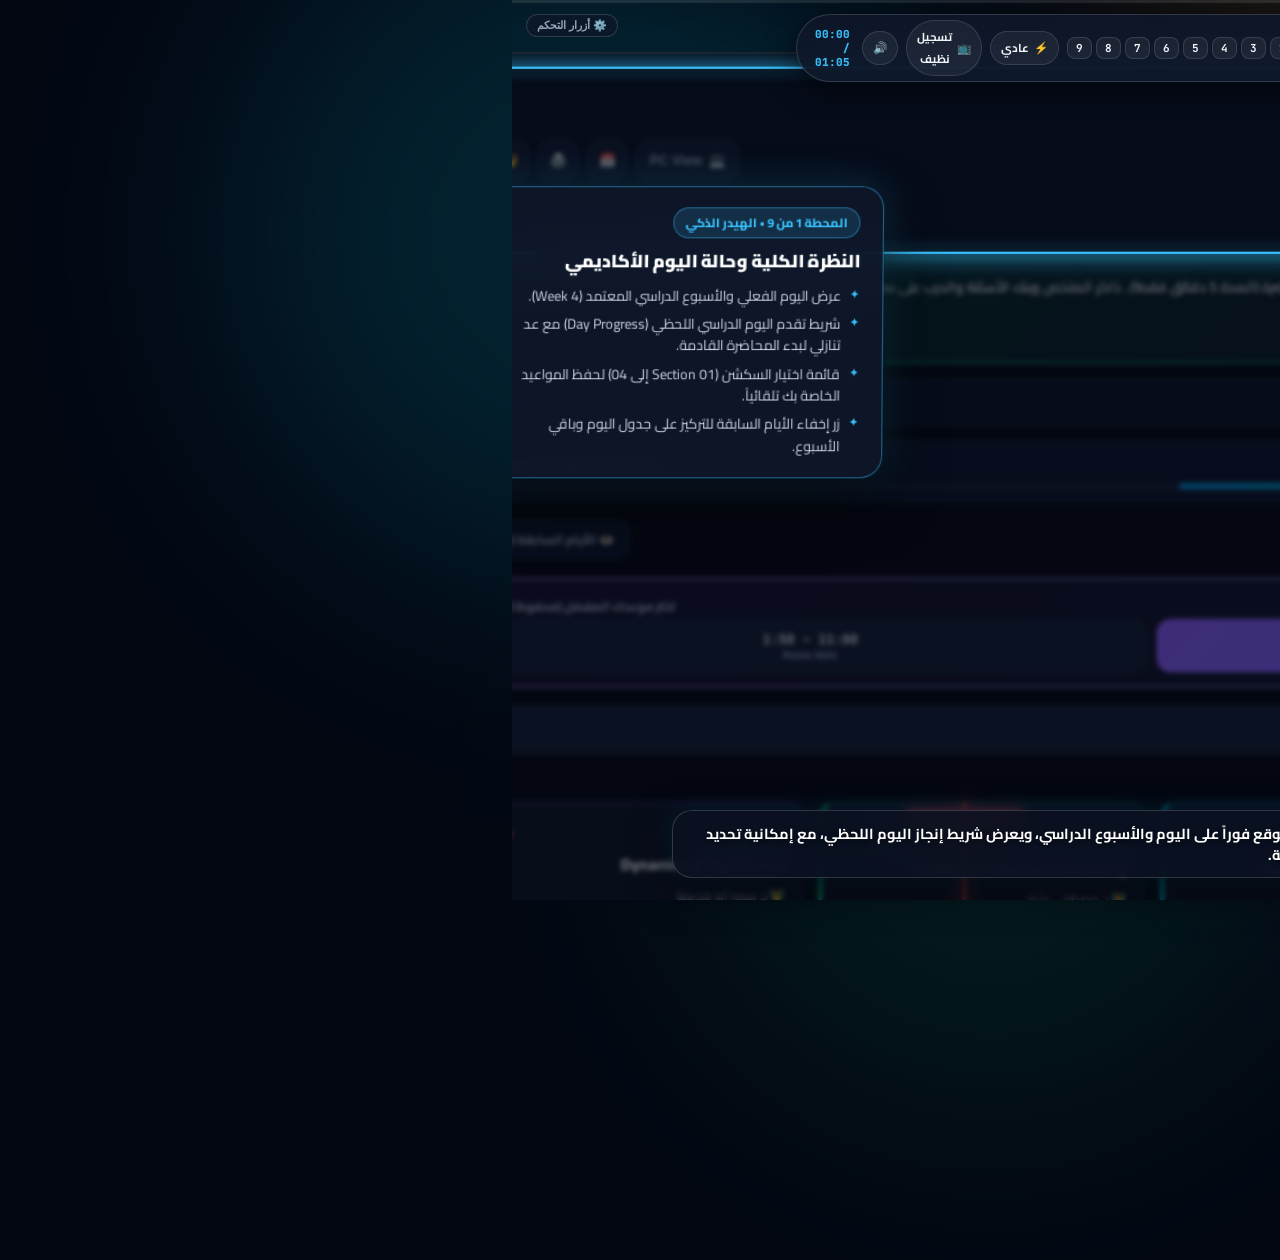
<file: promo.html>
<!DOCTYPE html>
<html lang="ar" dir="rtl" data-theme="dark">
<head>
  <meta charset="UTF-8">
  <meta name="viewport" content="width=device-width, initial-scale=1.0, maximum-scale=1.0, user-scalable=no">
  <title>CUFE ME1 Batch 30 Hub — 1:1 Cinematic UI Walkthrough & Feature Explainer</title>
  
  <meta name="theme-color" content="#070b12">
  <link rel="icon" type="image/png" href="./icon-192.png">

  <!-- Fonts: Cairo, Plus Jakarta Sans, JetBrains Mono -->
  <link rel="preconnect" href="https://fonts.googleapis.com">
  <link rel="preconnect" href="https://fonts.gstatic.com" crossorigin>
  <link href="https://fonts.googleapis.com/css2?family=Cairo:wght@400;600;700;800;900&family=JetBrains+Mono:wght@500;700;800&family=Plus+Jakarta+Sans:wght@500;600;700;800&display=swap" rel="stylesheet">

  <!-- Core Application Stylesheet for 1:1 Authentic Visual Identity -->
  <link rel="stylesheet" href="style.css?v=200">

  <style>
    /* ==========================================================================
       Cinematic Presentation Rig — 60fps GPU Orchestration & HUD System
       ========================================================================== */
    *, *::before, *::after {
      box-sizing: border-box;
      margin: 0;
      padding: 0;
    }

    body {
      background: #030712;
      color: #f8fafc;
      font-family: 'Cairo', 'Plus Jakarta Sans', system-ui, -apple-system, sans-serif;
      overflow: hidden;
      width: 100vw;
      height: 100vh;
      user-select: none;
      -webkit-user-select: none;
      position: relative;
    }

    /* Ambient Aurora Space */
    .aurora-backdrop {
      position: absolute;
      inset: -40%;
      width: 180%;
      height: 180%;
      pointer-events: none;
      z-index: 1;
      opacity: 0.55;
    }
    .aurora-blob {
      position: absolute;
      border-radius: 50%;
      filter: blur(120px);
      mix-blend-mode: screen;
      animation: driftAurora 24s infinite alternate ease-in-out;
    }
    .blob-cyan { width: 700px; height: 700px; background: rgba(6, 182, 212, 0.28); top: 15%; left: 10%; }
    .blob-purple { width: 800px; height: 800px; background: rgba(139, 92, 246, 0.22); top: 30%; right: 10%; animation-duration: 28s; }
    .blob-emerald { width: 600px; height: 600px; background: rgba(16, 185, 129, 0.2); bottom: 10%; left: 30%; animation-duration: 20s; }
    .blob-amber { width: 500px; height: 500px; background: rgba(245, 158, 11, 0.2); top: 5%; right: 30%; animation-duration: 22s; }

    @keyframes driftAurora {
      0% { transform: translate(0, 0) scale(1) rotate(0deg); }
      50% { transform: translate(60px, -50px) scale(1.1) rotate(40deg); }
      100% { transform: translate(-50px, 40px) scale(0.95) rotate(-30deg); }
    }

    /* Camera Viewport & Rig */
    .camera-viewport {
      position: absolute;
      inset: 0;
      display: flex;
      align-items: flex-start;
      justify-content: center;
      perspective: 1600px;
      overflow: hidden;
      z-index: 10;
    }

    .camera-rig {
      width: 100%;
      max-width: 1280px;
      margin-top: 50px;
      transform-origin: 50% 120px;
      transform-style: preserve-3d;
      transition: transform 1.25s cubic-bezier(0.22, 1, 0.36, 1);
      will-change: transform;
      position: relative;
    }

    /* 1:1 Authentic App Stage */
    .app-screen-frame {
      width: 100%;
      background: var(--bg);
      border: 1px solid rgba(255, 255, 255, 0.14);
      border-radius: 24px;
      box-shadow: 0 30px 90px rgba(0, 0, 0, 0.8), 0 0 60px rgba(2, 132, 199, 0.18);
      overflow: hidden;
      position: relative;
      transition: background 0.6s ease;
    }

    /* Spotlight Mask & Pulse Ring */
    .hud-spotlight-mask {
      position: absolute;
      inset: 0;
      background: rgba(3, 7, 18, 0.55);
      backdrop-filter: blur(2px);
      -webkit-backdrop-filter: blur(2px);
      z-index: 80;
      opacity: 0;
      pointer-events: none;
      transition: opacity 0.5s ease;
    }
    .hud-spotlight-mask.active {
      opacity: 1;
    }

    .spotlight-pulse-ring {
      position: absolute;
      border-radius: 18px;
      border: 2.5px solid #38bdf8;
      box-shadow: 0 0 25px rgba(56, 189, 248, 0.8), inset 0 0 15px rgba(56, 189, 248, 0.3);
      z-index: 85;
      pointer-events: none;
      opacity: 0;
      transform: scale(0.96);
      transition: all 0.6s cubic-bezier(0.22, 1, 0.36, 1);
    }
    .spotlight-pulse-ring.active {
      opacity: 1;
      transform: scale(1);
      animation: ringGlowPulse 1.8s infinite ease-in-out;
    }

    @keyframes ringGlowPulse {
      0%, 100% { box-shadow: 0 0 20px rgba(56, 189, 248, 0.8), inset 0 0 10px rgba(56, 189, 248, 0.3); }
      50% { box-shadow: 0 0 38px rgba(56, 189, 248, 1), inset 0 0 20px rgba(56, 189, 248, 0.6); }
    }

    /* Floating Glass Callout Card */
    .hud-callout-card {
      position: absolute;
      z-index: 95;
      width: 360px;
      max-width: 90vw;
      background: rgba(15, 23, 42, 0.88);
      border: 1.5px solid rgba(56, 189, 248, 0.45);
      border-radius: 20px;
      backdrop-filter: blur(24px);
      -webkit-backdrop-filter: blur(24px);
      box-shadow: 0 20px 50px rgba(0, 0, 0, 0.7), 0 0 35px rgba(56, 189, 248, 0.25);
      padding: 18px 20px;
      display: flex;
      flex-direction: column;
      gap: 10px;
      opacity: 0;
      transform: translate3d(0, 20px, 0) scale(0.92);
      transition: all 0.55s cubic-bezier(0.22, 1, 0.36, 1);
      pointer-events: none;
    }
    .hud-callout-card.visible {
      opacity: 1;
      transform: translate3d(0, 0, 0) scale(1);
      pointer-events: auto;
    }

    .callout-badge {
      display: inline-flex;
      align-items: center;
      gap: 6px;
      font-size: 11px;
      font-weight: 800;
      padding: 3px 10px;
      border-radius: 9999px;
      background: rgba(56, 189, 248, 0.15);
      border: 1px solid rgba(56, 189, 248, 0.4);
      color: #38bdf8;
      width: fit-content;
    }

    .callout-title {
      font-size: 16px;
      font-weight: 900;
      color: #ffffff;
      line-height: 1.35;
    }

    .callout-bullets {
      list-style: none;
      display: flex;
      flex-direction: column;
      gap: 6px;
      font-size: 12.5px;
      line-height: 1.55;
      color: #cbd5e1;
    }

    .callout-bullets li {
      display: flex;
      align-items: flex-start;
      gap: 8px;
    }
    .callout-bullets li::before {
      content: '✦';
      color: #38bdf8;
      font-size: 11px;
      line-height: 1.6;
    }

    /* Virtual Animated Cursor & Ripple */
    .virtual-cursor {
      position: absolute;
      top: 0;
      left: 0;
      width: 28px;
      height: 28px;
      pointer-events: none;
      z-index: 1000;
      transition: transform 0.75s cubic-bezier(0.2, 0.9, 0.3, 1.15);
      will-change: transform;
      filter: drop-shadow(0 4px 10px rgba(0, 0, 0, 0.7)) drop-shadow(0 0 15px rgba(56, 189, 248, 0.8));
    }
    .virtual-cursor svg {
      width: 100%;
      height: 100%;
      fill: #ffffff;
      stroke: #0284c7;
      stroke-width: 1.5;
    }
    .cursor-ripple {
      position: absolute;
      top: 0;
      left: 0;
      width: 44px;
      height: 44px;
      border-radius: 50%;
      border: 2px solid #38bdf8;
      pointer-events: none;
      z-index: 999;
      transform: translate(-50%, -50%) scale(0);
      opacity: 0;
    }
    .cursor-ripple.animate {
      animation: rippleShock 0.6s cubic-bezier(0.16, 1, 0.3, 1) forwards;
    }
    @keyframes rippleShock {
      0% { transform: translate(-50%, -50%) scale(0.2); opacity: 1; }
      100% { transform: translate(-50%, -50%) scale(2.4); opacity: 0; }
    }

    /* Bottom Teleprompter & Subtitle Bar */
    .hud-teleprompter-bar {
      position: absolute;
      bottom: 22px;
      left: 50%;
      transform: translateX(-50%);
      width: 92%;
      max-width: 960px;
      background: rgba(11, 17, 33, 0.9);
      border: 1.5px solid rgba(255, 255, 255, 0.16);
      border-radius: 20px;
      backdrop-filter: blur(24px);
      -webkit-backdrop-filter: blur(24px);
      padding: 12px 24px;
      display: flex;
      align-items: center;
      gap: 16px;
      z-index: 300;
      box-shadow: 0 12px 40px rgba(0, 0, 0, 0.65), 0 0 25px rgba(2, 132, 199, 0.2);
    }

    .teleprompter-station-chip {
      display: inline-flex;
      align-items: center;
      gap: 6px;
      font-size: 11.5px;
      font-weight: 900;
      padding: 4px 12px;
      border-radius: 9999px;
      background: linear-gradient(135deg, rgba(6, 182, 212, 0.2), rgba(139, 92, 246, 0.2));
      border: 1px solid rgba(6, 182, 212, 0.45);
      color: #38bdf8;
      white-space: nowrap;
    }

    .teleprompter-text {
      flex: 1;
      font-size: 14.5px;
      font-weight: 700;
      color: #ffffff;
      line-height: 1.45;
      text-shadow: 0 2px 4px rgba(0, 0, 0, 0.4);
      white-space: normal;
    }

    /* Director Controls Floating Bar */
    .hud-director-controls {
      position: absolute;
      top: 14px;
      left: 50%;
      transform: translateX(-50%);
      display: flex;
      align-items: center;
      gap: 8px;
      background: rgba(15, 23, 42, 0.88);
      border: 1px solid rgba(255, 255, 255, 0.15);
      border-radius: 9999px;
      backdrop-filter: blur(18px);
      -webkit-backdrop-filter: blur(18px);
      padding: 5px 14px;
      z-index: 400;
      box-shadow: 0 8px 30px rgba(0, 0, 0, 0.6);
      transition: opacity 0.4s ease, transform 0.4s ease;
    }
    .hud-director-controls.clean-record-mode {
      opacity: 0;
      transform: translateX(-50%) translateY(-25px);
      pointer-events: none;
    }

    .director-btn {
      background: rgba(255, 255, 255, 0.06);
      border: 1px solid rgba(255, 255, 255, 0.12);
      color: #f1f5f9;
      font-family: 'Cairo', sans-serif;
      font-size: 11.5px;
      font-weight: 700;
      padding: 5px 10px;
      border-radius: 9999px;
      cursor: pointer;
      display: inline-flex;
      align-items: center;
      gap: 5px;
      transition: all 0.2s ease;
    }
    .director-btn:hover {
      background: rgba(255, 255, 255, 0.15);
      border-color: rgba(255, 255, 255, 0.3);
      transform: translateY(-1px);
    }
    .director-btn.active {
      background: linear-gradient(135deg, #0284c7, #06b6d4);
      border-color: #38bdf8;
      box-shadow: 0 0 12px rgba(6, 182, 212, 0.4);
    }

    .station-jump-pills {
      display: flex;
      gap: 4px;
    }
    .station-pill {
      font-family: 'JetBrains Mono', monospace;
      font-size: 11px;
      padding: 3px 8px;
      border-radius: 8px;
    }

    .director-timer {
      font-family: 'JetBrains Mono', monospace;
      font-size: 11px;
      font-weight: 800;
      color: #38bdf8;
      padding: 0 4px;
    }

    /* Peek controls button */
    .controls-peek-chip {
      position: absolute;
      top: 14px;
      left: 14px;
      z-index: 410;
      background: rgba(15, 23, 42, 0.7);
      border: 1px solid rgba(255, 255, 255, 0.14);
      color: #94a3b8;
      font-size: 11px;
      font-weight: 700;
      padding: 4px 10px;
      border-radius: 20px;
      cursor: pointer;
      backdrop-filter: blur(10px);
      transition: all 0.2s;
    }
    .controls-peek-chip:hover {
      color: #ffffff;
      border-color: #38bdf8;
    }

    .exit-app-chip {
      position: absolute;
      top: 14px;
      right: 14px;
      z-index: 410;
      background: rgba(249, 115, 22, 0.18);
      border: 1px solid rgba(249, 115, 22, 0.45);
      color: #fdba74;
      font-size: 11.5px;
      font-weight: 800;
      padding: 5px 12px;
      border-radius: 20px;
      text-decoration: none;
      display: inline-flex;
      align-items: center;
      gap: 6px;
      transition: all 0.2s;
    }
    .exit-app-chip:hover {
      background: rgba(249, 115, 22, 0.3);
      color: #fff;
      box-shadow: 0 0 14px rgba(249, 115, 22, 0.4);
    }

    /* Top Scrubber Progress Bar */
    .top-scrubber-bar {
      position: absolute;
      top: 0;
      left: 0;
      right: 0;
      height: 3px;
      background: rgba(255, 255, 255, 0.1);
      z-index: 500;
    }
    .top-scrubber-fill {
      height: 100%;
      width: 0%;
      background: linear-gradient(90deg, #06b6d4, #10b981, #f59e0b, #8b5cf6);
      box-shadow: 0 0 10px rgba(56, 189, 248, 0.8);
      transition: width 0.1s linear;
    }

    /* Split Wipe Blade & Light Mode Simulation Layer */
    .split-wipe-blade {
      position: absolute;
      top: 0;
      bottom: 0;
      left: 0;
      width: 4px;
      background: #ffffff;
      box-shadow: 0 0 25px #ffffff, 0 0 50px #38bdf8;
      z-index: 88;
      opacity: 0;
      pointer-events: none;
    }

    /* Mock Tabs for Guide, CAD Hub & Tasks inside 1:1 DOM */
    .promo-tab-panel {
      display: none;
      padding: 18px 24px;
      width: 100%;
    }
    .promo-tab-panel.active {
      display: block;
    }
  </style>
</head>
<body>

  <!-- Dynamic Aurora Space Canvas -->
  <div class="aurora-backdrop">
    <div class="aurora-blob blob-cyan"></div>
    <div class="aurora-blob blob-purple"></div>
    <div class="aurora-blob blob-emerald"></div>
    <div class="aurora-blob blob-amber"></div>
  </div>

  <!-- Virtual Animated Cursor & Ripple -->
  <div class="virtual-cursor" id="virtualCursor">
    <svg viewBox="0 0 24 24">
      <path d="M4.5 2.5L20.5 10.5L12.5 13.5L8.5 21.5L4.5 2.5Z"/>
    </svg>
  </div>
  <div class="cursor-ripple" id="cursorRipple"></div>

  <!-- Top Scrubber Progress Bar -->
  <div class="top-scrubber-bar">
    <div class="top-scrubber-fill" id="topScrubberFill"></div>
  </div>

  <!-- Director Controls Floating Bar -->
  <div class="hud-director-controls" id="directorControls">
    <button class="director-btn" id="playPauseBtn" onclick="togglePlayPause()">
      <span id="playPauseIcon">⏸️</span>
      <span id="playPauseText">إيقاف</span>
    </button>
    <button class="director-btn" onclick="prevStation()" title="المحطة السابقة">⏮️</button>
    <button class="director-btn" onclick="nextStation()" title="المحطة التالية">⏭️</button>

    <div class="station-jump-pills">
      <button class="director-btn station-pill active" onclick="jumpToStation(0)" title="المحطة 1: النظرة الكلية والهيدر">1</button>
      <button class="director-btn station-pill" onclick="jumpToStation(1)" title="المحطة 2: بانر الكويز وسكشن الديناميكا">2</button>
      <button class="director-btn station-pill" onclick="jumpToStation(2)" title="المحطة 3: هندسة الجدول وخط الوقت">3</button>
      <button class="director-btn station-pill" onclick="jumpToStation(3)" title="المحطة 4: تشريح كارت المادة والغياب">4</button>
      <button class="director-btn station-pill" onclick="jumpToStation(4)" title="المحطة 5: جرس الملاحظات الأصفر">5</button>
      <button class="director-btn station-pill" onclick="jumpToStation(5)" title="المحطة 6: محاكي الكويزات الذكي">6</button>
      <button class="director-btn station-pill" onclick="jumpToStation(6)" title="المحطة 7: دليل المذاكرة الأسبوعي">7</button>
      <button class="director-btn station-pill" onclick="jumpToStation(7)" title="المحطة 8: منصة السوليدوركس">8</button>
      <button class="director-btn station-pill" onclick="jumpToStation(8)" title="المحطة 9: رادار التاسكات والوضع النهاري">9</button>
    </div>

    <button class="director-btn" id="speedToggleBtn" onclick="cycleSpeed()" title="سرعة العرض">
      <span>⚡</span>
      <span id="speedLabel">عادي</span>
    </button>

    <button class="director-btn" id="cleanRecordBtn" onclick="toggleCleanRecordMode()" title="إخفاء الأدوات لتسجيل الشاشة">
      <span>📺</span>
      <span>تسجيل نظيف</span>
    </button>

    <button class="director-btn" id="soundToggleBtn" onclick="toggleSound()">
      <span id="soundIcon">🔊</span>
    </button>

    <span class="director-timer" id="directorTimer">00:00 / 01:05</span>
  </div>

  <!-- Permanent Utility Chips -->
  <button class="controls-peek-chip" onclick="showControlsTemporarily()">⚙️ أزرار التحكم</button>
  <a href="index.html" class="exit-app-chip">
    <span>🏠</span>
    <span>الدخول للتطبيق</span>
  </a>

  <!-- ==========================================================================
       CAMERA RIG CONTAINER & 1:1 AUTHENTIC WEB APP DOM
       ========================================================================== -->
  <div class="camera-viewport" id="cameraViewport">
    <div class="camera-rig" id="cameraRig">
      <div class="app-screen-frame" id="appScreenFrame">

        <!-- Spotlight Overlay & Ring -->
        <div class="hud-spotlight-mask" id="hudSpotlightMask"></div>
        <div class="spotlight-pulse-ring" id="spotlightPulseRing"></div>
        <div class="split-wipe-blade" id="splitWipeBlade"></div>

        <!-- Floating Glass Callout Card -->
        <div class="hud-callout-card" id="hudCalloutCard">
          <div class="callout-badge" id="calloutBadge">المحطة 1 • الهيدر الذكي</div>
          <div class="callout-title" id="calloutTitle">النظرة الكلية وحالة اليوم الأكاديمي</div>
          <ul class="callout-bullets" id="calloutBullets">
            <li>شريط تقدم اليوم الدراسي اللحظي مع عد تنازلي لبدء المحاضرة القادمة.</li>
            <li>اختيار فوري للسكشن (Section 01 إلى 04) لتخصيص المواعيد تلقائياً.</li>
            <li>زر ذكي لإخفاء الأيام السابقة لتوفير مساحة الرؤية والتركيز على القادم.</li>
          </ul>
        </div>

        <!-- 1:1 REAL APPLICATION CONTAINER -->
        <div class="container" id="realAppContainer" style="max-width:100%; padding:20px 24px 60px 24px; position:relative;">

          <!-- Top Masthead Header -->
          <header class="masthead" id="promoMasthead">
            <div>
              <div class="uni-title">Cairo University · Faculty of Engineering</div>
              <div class="faculty-title">Mechanical Engineering Department</div>
              <h1 class="dept-title">
                <span>ME1 Schedule</span>
                <span class="batch-tag">BATCH 30</span>
              </h1>
              <div class="date-academic-strip">
                <span id="fullDateDisplay">Monday, October 19, 2026</span>
                <span>•</span>
                <span class="academic-week-badge" id="academicWeekBadge">Academic Week 4</span>
              </div>
            </div>

            <div class="top-actions">
              <button class="action-btn" id="deviceModeBtn">
                <span>💻</span>
                <span>PC View</span>
              </button>
              <button class="action-btn icon-only" title="تصدير للتقويم">📅</button>
              <button class="action-btn icon-only" title="طباعة A4">🖨️</button>
              <button class="action-btn icon-only" id="themeBtn" title="الوضع الليلي">🌙</button>
              <button class="action-btn install-btn">📲 تثبيت التطبيق</button>
            </div>
          </header>

          <!-- Carousel Banners -->
          <div class="banner-carousel-container" id="promoBannerContainer">
            <div class="banner-carousel-track" id="promoBannerTrack">
              
              <!-- Banner 1: Marketing Quiz 2 -->
              <div class="banner-card banner-task banner-marketing-q2" id="promoMarketingBanner" style="border-color:#06b6d4; background:linear-gradient(135deg, rgba(6, 182, 212, 0.22) 0%, var(--surface) 100%);">
                <span class="festive-icon">📢</span>
                <div class="festive-msg">
                  <strong style="color:#06b6d4;font-size:14.5px;">📢 كويز 2 ماركتنج (GEN G119 — Chapter 2):</strong> الموعد الأحد القادم في المحاضرة (المدة 5 دقائق فقط!).. ذاكر الملخص وبنك الأسئلة واتدرب على سرعة الحل من المحاكي التفاعلي الآن 🎯⚡
                  <div style="margin-top:8px;display:flex;gap:8px;flex-wrap:wrap;">
                    <button class="banner-action-link" id="promoStartSimBtn" style="background:#06b6d4;font-weight:800;color:#ffffff;box-shadow:0 0 14px rgba(6,182,212,0.4);">🎮 افتح محاكي كويز 2</button>
                    <button class="banner-action-link banner-official-btn" style="background:rgba(6,182,212,0.15);border:1px solid rgba(6,182,212,0.45);color:var(--text-main);font-weight:700;">📚 مصادر وملخص الكويز</button>
                  </div>
                </div>
              </div>

            </div>
          </div>

          <!-- Live Status Capsule -->
          <div class="live-status-capsule" id="promoLiveStatusBox">
            <div class="live-left">
              <span class="live-indicator running"></span>
              <span class="live-text">محاضرة جارية الآن: Materials Science (د. إيهاب)</span>
            </div>
            <span class="live-time-now">10:48 AM</span>
          </div>

          <!-- Day Progress Bar -->
          <div class="day-progress-container" id="promoDayProgressContainer">
            <div class="day-progress-header">
              <span>Day Progress: 48%</span>
              <span>Next Class in 45m · مدرج 3103-414</span>
            </div>
            <div class="day-progress-bar-bg">
              <div class="day-progress-bar-fill" style="width:48%;"></div>
            </div>
          </div>

          <!-- Schedule Control Bar -->
          <div class="control-bar" id="promoScheduleControlBar">
            <div class="group-controls">
              <div style="display:flex;align-items:center;gap:8px;">
                <span class="control-label">SECTION:</span>
                <select class="section-select" id="promoSectionSelect">
                  <option value="ME1-01" selected>Section 01</option>
                  <option value="ME1-02">Section 02</option>
                  <option value="ME1-03">Section 03</option>
                  <option value="ME1-04">Section 04</option>
                </select>
              </div>
              <button class="past-days-toggle-btn" id="promoPastDaysBtn">
                <span>👁️ الأيام السابقة (مخفية)</span>
              </button>
            </div>
          </div>

          <!-- Dynamics Monday Slot Switcher Banner -->
          <div class="dynamics-switcher-banner" id="promoDynSwitcherBanner" style="display:block;">
            <div class="dyn-banner-top">
              <span>⚡ اختيار سكشن الديناميكا التبادلي (الاثنين):</span>
              <span style="font-size:11px;color:var(--text-muted);">اختر موعدك المفضل (محفوظ تلقائياً)</span>
            </div>
            <div class="dyn-pills-row">
              <button class="dyn-pill-btn active" id="dynSlot1Btn">
                <span class="time">8:00 – 10:50</span>
                <span class="room-tag">Room 16211</span>
              </button>
              <button class="dyn-pill-btn" id="dynSlot2Btn">
                <span class="time">11:00 – 1:50</span>
                <span class="room-tag">Room 9201</span>
              </button>
            </div>
          </div>

          <!-- Days Bar (Daily View Only) -->
          <div class="days-bar" id="promoDaysBar" style="display:flex;">
            <div class="day-pill">الأحد</div>
            <div class="day-pill active">الإثنين (اليوم)</div>
            <div class="day-pill">الثلاثاء</div>
            <div class="day-pill">الأربعاء</div>
            <div class="day-pill">الخميس</div>
          </div>

          <!-- View 1: Authentic Monday Timetable Grid -->
          <div class="promo-tab-panel active" id="tabTimetable">
            <div class="sched-table-wrapper" style="position:relative; margin-top:8px;">
              
              <!-- Live Red Laser Indicator Line -->
              <div class="promo-live-laser-bar" id="promoLiveLaserBar" style="position:absolute; top:0; bottom:0; left:36%; width:2.5px; background:#ef4444; box-shadow:0 0 16px #ef4444, 0 0 28px rgba(239,68,68,0.7); z-index:30;">
                <div style="position:absolute; top:8px; left:50%; transform:translateX(-50%); background:#ef4444; color:#fff; font-family:'JetBrains Mono'; font-size:9px; font-weight:900; padding:2px 7px; border-radius:6px; white-space:nowrap; box-shadow:0 0 12px #ef4444;">
                  🔴 LIVE (10:48 AM)
                </div>
              </div>

              <!-- Real Column Slots Grid -->
              <div style="display:grid; grid-template-columns: repeat(4, 1fr); gap:14px; min-height:260px;">
                
                <!-- Card 1: MDP G121 Materials Science (Amber) -->
                <div class="sched-card" id="cardMdpG121" style="background:rgba(18,26,43,0.9); border-radius:14px; padding:14px; border:1px solid rgba(255,255,255,0.1); border-left:4px solid #f59e0b; box-shadow:0 6px 20px rgba(245,158,11,0.12); display:flex; flex-direction:column; justify-content:space-between;">
                  <div>
                    <div style="display:flex; justify-content:space-between; align-items:center; margin-bottom:6px;">
                      <span style="font-family:'JetBrains Mono'; font-weight:800; color:#fbbf24; font-size:11.5px;">MDP G121</span>
                      <button class="sched-bell-btn pulse-ring" id="promoBellIcon" style="width:26px; height:26px; border-radius:50%; background:rgba(245,158,11,0.2); border:1px solid rgba(245,158,11,0.5); color:#fbbf24; cursor:pointer;">🔔</button>
                    </div>
                    <div style="font-size:13.5px; font-weight:800; color:#f8fafc; margin-bottom:4px;">Materials Science (علم المواد)</div>
                    <div style="font-size:11px; color:#94a3b8; display:flex; gap:6px; align-items:center;">
                      <span>👨‍🏫 د. إيهاب & د. ممدوح</span>
                    </div>
                  </div>
                  <div style="display:flex; justify-content:space-between; align-items:center; font-size:11px; margin-top:10px;">
                    <span style="background:rgba(255,255,255,0.06); padding:2px 8px; border-radius:6px; font-weight:700;">📍 مدرج 3101-306</span>
                    <span style="background:rgba(239,68,68,0.15); color:#f87171; border:1px solid rgba(239,68,68,0.35); font-weight:800; font-size:9.5px; padding:2px 6px; border-radius:6px;">⚠️ ATTENDANCE</span>
                  </div>
                </div>

                <!-- Card 2: GEN G119 Marketing (Cyan) -->
                <div class="sched-card" id="cardGenG119" style="background:rgba(18,26,43,0.9); border-radius:14px; padding:14px; border:1px solid rgba(6,182,212,0.3); border-left:4px solid #06b6d4; box-shadow:0 6px 20px rgba(6,182,212,0.15); display:flex; flex-direction:column; justify-content:space-between;">
                  <div>
                    <div style="display:flex; justify-content:space-between; align-items:center; margin-bottom:6px;">
                      <span style="font-family:'JetBrains Mono'; font-weight:800; color:#22d3ee; font-size:11.5px;">GEN G119</span>
                      <span style="background:rgba(6,182,212,0.15); border:1px solid rgba(6,182,212,0.4); color:#38bdf8; font-size:9.5px; font-weight:800; padding:2px 6px; border-radius:6px;" id="badgeQuiz2">⚡ كويز 2 الأحد</span>
                    </div>
                    <div style="font-size:13.5px; font-weight:800; color:#f8fafc; margin-bottom:4px;">Entrepreneurship & Marketing</div>
                    <div style="font-size:11px; color:#94a3b8;">👨‍🏫 د. تامر الحريري</div>
                  </div>
                  <div style="display:flex; justify-content:space-between; align-items:center; font-size:11px; margin-top:10px;">
                    <span style="background:rgba(255,255,255,0.06); padding:2px 8px; border-radius:6px; font-weight:700;" id="locPillMarketing">📍 مدرج 3103-414</span>
                    <div style="display:flex; gap:4px;">
                      <span style="background:rgba(6,182,212,0.12); color:#22d3ee; padding:2px 6px; border-radius:4px; font-size:9px; font-weight:800;">💡 Guide</span>
                      <span style="background:rgba(255,255,255,0.08); padding:2px 6px; border-radius:4px; font-size:9px; font-weight:800;">🗺️ Map</span>
                    </div>
                  </div>
                </div>

                <!-- Card 3: MDP G111 Drafting SolidWorks (Emerald) -->
                <div class="sched-card" id="cardMdpG111" style="background:rgba(18,26,43,0.9); border-radius:14px; padding:14px; border:1px solid rgba(16,185,129,0.3); border-left:4px solid #10b981; box-shadow:0 6px 20px rgba(16,185,129,0.15); display:flex; flex-direction:column; justify-content:space-between;">
                  <div>
                    <div style="display:flex; justify-content:space-between; align-items:center; margin-bottom:6px;">
                      <span style="font-family:'JetBrains Mono'; font-weight:800; color:#34d399; font-size:11.5px;">MDP G111</span>
                      <span style="background:rgba(16,185,129,0.15); border:1px solid rgba(16,185,129,0.4); color:#34d399; font-size:9.5px; font-weight:800; padding:2px 6px; border-radius:6px;">📐 3 Hours Lab</span>
                    </div>
                    <div style="font-size:13.5px; font-weight:800; color:#f8fafc; margin-bottom:4px;">SolidWorks Mechanical Drafting</div>
                    <div style="font-size:11px; color:#94a3b8;">👨‍🏫 د. مصطفى رشاد</div>
                  </div>
                  <div style="display:flex; justify-content:space-between; align-items:center; font-size:11px; margin-top:10px;">
                    <span style="background:rgba(255,255,255,0.06); padding:2px 8px; border-radius:6px; font-weight:700;">📍 معمل حاسب 13302</span>
                    <span style="background:rgba(16,185,129,0.2); color:#10b981; padding:2px 6px; border-radius:4px; font-size:9.5px; font-weight:800;">📐 CAD Hub</span>
                  </div>
                </div>

                <!-- Card 4: EMC G101 Dynamics (Purple) -->
                <div class="sched-card" id="cardEmcG101" style="background:rgba(18,26,43,0.9); border-radius:14px; padding:14px; border:1px solid rgba(139,92,246,0.3); border-left:4px solid #8b5cf6; box-shadow:0 6px 20px rgba(139,92,246,0.15); display:flex; flex-direction:column; justify-content:space-between;">
                  <div>
                    <div style="display:flex; justify-content:space-between; align-items:center; margin-bottom:6px;">
                      <span style="font-family:'JetBrains Mono'; font-weight:800; color:#c084fc; font-size:11.5px;">EMC G101</span>
                      <span style="font-size:11px;">🏎️</span>
                    </div>
                    <div style="font-size:13.5px; font-weight:800; color:#f8fafc; margin-bottom:4px;">Dynamics of Rigid Bodies</div>
                    <div style="font-size:11px; color:#94a3b8;">👨‍🏫 د. سمير أبو هديمة</div>
                  </div>
                  <div style="display:flex; justify-content:space-between; align-items:center; font-size:11px; margin-top:10px;">
                    <span style="background:rgba(255,255,255,0.06); padding:2px 8px; border-radius:6px; font-weight:700;">📍 مدرج 7104-360</span>
                    <span style="color:#c084fc; font-size:10px; font-weight:700;">Slot 2 (11:00)</span>
                  </div>
                </div>

              </div>
            </div>
          </div>

          <!-- View 2: Weekly Study Guide Panel -->
          <div class="promo-tab-panel" id="tabGuide">
            <div style="display:flex; justify-content:space-between; align-items:center; margin-bottom:14px;">
              <div>
                <h2 style="font-size:18px; font-weight:900; color:#38bdf8;">Weekly Study Guide (دليل المواد الأسبوعي)</h2>
                <p style="font-size:12px; color:#94a3b8;">مقسم أسبوعياً مع السلايدات، الشيتات، الحلول وفيديوهات الشرح</p>
              </div>
              <div style="display:flex; gap:6px;">
                <span class="day-pill">Week 1</span>
                <span class="day-pill">Week 2</span>
                <span class="day-pill">Week 3</span>
                <span class="day-pill active" style="background:#0284c7; color:#fff;">Week 4 (Active)</span>
              </div>
            </div>

            <div style="display:grid; grid-template-columns: repeat(4, 1fr); gap:12px;" id="guideGridPillars">
              <div class="sched-card" style="border-left: 3px solid #38bdf8;">
                <span style="font-size:18px;">📄</span>
                <div style="font-size:13px; font-weight:800; margin:4px 0;">Lecture Slides</div>
                <div style="font-size:11px; color:#94a3b8;">سلايدات الشرح الرسمية لجميع المواد مجمعة ومحدثة.</div>
              </div>
              <div class="sched-card" style="border-left: 3px solid #10b981;">
                <span style="font-size:18px;">📝</span>
                <div style="font-size:13px; font-weight:800; margin:4px 0;">Sheets & Solutions</div>
                <div style="font-size:11px; color:#94a3b8;">شيتات التمارين مع الحلول المعتمدة من المعيدين.</div>
              </div>
              <div class="sched-card" style="border-left: 3px solid #f59e0b;">
                <span style="font-size:18px;">🎬</span>
                <div style="font-size:13px; font-weight:800; margin:4px 0;">YouTube Tutorials</div>
                <div style="font-size:11px; color:#94a3b8;">قوائم تشغيل مختارة لأفضل شروحات السكاشن خطوة بخطوة.</div>
              </div>
              <div class="sched-card" style="border-left: 3px solid #a855f7;">
                <span style="font-size:18px;">📊</span>
                <div style="font-size:13px; font-weight:800; margin:4px 0;">Week Progress</div>
                <div style="font-size:11px; color:#38bdf8; font-weight:800;">75% Completed</div>
              </div>
            </div>
          </div>

          <!-- View 3: SolidWorks CAD Hub Panel -->
          <div class="promo-tab-panel" id="tabCadHub">
            <div style="display:flex; justify-content:space-between; align-items:center; margin-bottom:14px;">
              <div>
                <h2 style="font-size:18px; font-weight:900; color:#10b981;">📐 SolidWorks CAD Hub (منصة السوليدوركس)</h2>
                <p style="font-size:12px; color:#94a3b8;">شيتات الرسم الميكانيكي، ملفات الـ 3D Parts، وفيديوهات التجميع</p>
              </div>
              <span class="callout-badge" style="background:rgba(16,185,129,0.15); border-color:#10b981; color:#34d399;">CAD Staff · Batch 30</span>
            </div>

            <div style="display:grid; grid-template-columns: repeat(4, 1fr); gap:12px;" id="cadSheetsGrid">
              <div class="sched-card" style="border-left: 3px solid #10b981;">
                <div style="display:flex; justify-content:space-between;">
                  <span style="font-size:9.5px; font-weight:800; color:#10b981;">Sheet 1</span>
                  <span>⚙️</span>
                </div>
                <div style="font-size:13px; font-weight:800; margin:4px 0;">Pulley Bracket</div>
                <div style="font-size:10px; color:#94a3b8;">Drawing PDF + Parts Video</div>
              </div>
              <div class="sched-card" style="border-left: 3px solid #10b981;">
                <div style="display:flex; justify-content:space-between;">
                  <span style="font-size:9.5px; font-weight:800; color:#10b981;">Sheet 2</span>
                  <span>🔩</span>
                </div>
                <div style="font-size:13px; font-weight:800; margin:4px 0;">Clamping Device</div>
                <div style="font-size:10px; color:#94a3b8;">Exploded 3D + Assembly</div>
              </div>
              <div class="sched-card" style="border-left: 3px solid #10b981;">
                <div style="display:flex; justify-content:space-between;">
                  <span style="font-size:9.5px; font-weight:800; color:#10b981;">Sheet 3</span>
                  <span>🗜️</span>
                </div>
                <div style="font-size:13px; font-weight:800; margin:4px 0;">Shaft Support Flanges</div>
                <div style="font-size:10px; color:#94a3b8;">Sectional Cut + Models</div>
              </div>
              <div class="sched-card highlighted" id="screwJackCardMock" style="border:1.5px solid #10b981; background:rgba(16,185,129,0.1);">
                <div style="display:flex; justify-content:space-between;">
                  <span style="font-size:9.5px; font-weight:800; background:#10b981; color:#fff; padding:1px 5px; border-radius:4px;">Sheet 4</span>
                  <span>🏗️</span>
                </div>
                <div style="font-size:13px; font-weight:800; color:#a7f3d0; margin:4px 0;">Screw Jack Support</div>
                <div style="font-size:10px; color:#10b981; font-weight:700;">فيديو الشرح والتجميع ↗</div>
              </div>
            </div>
          </div>

          <!-- View 4: Tasks Bento Dashboard Panel -->
          <div class="promo-tab-panel" id="tabTasks">
            <div style="display:flex; justify-content:space-between; align-items:center; margin-bottom:14px;">
              <div>
                <h2 style="font-size:18px; font-weight:900; color:#38bdf8;">Upcoming Tasks & Quizzes (رادار المهام)</h2>
                <p style="font-size:12px; color:#94a3b8;">مرتبة زمنياً بالعداد التنازلي التفاعلي المباشر</p>
              </div>
              <span class="callout-badge" style="background:rgba(234,88,12,0.15); border-color:#ea580c; color:#fdba74;">5 مهام قادمة</span>
            </div>

            <div style="display:grid; grid-template-columns: repeat(4, 1fr); gap:12px;" id="tasksBentoPromoGrid">
              <div class="sched-card" style="border-left: 4px solid #06b6d4;">
                <div style="display:flex; justify-content:space-between; font-size:11px;">
                  <span style="font-weight:800; color:#06b6d4;">GEN G119</span>
                  <span style="color:#22d3ee; font-weight:800;">⏱️ 2d 6h</span>
                </div>
                <div style="font-size:12.5px; font-weight:800; margin:4px 0;">Quiz 2 — Marketing Strategy</div>
                <div style="font-size:10.5px; color:#94a3b8;">📍 مدرج 3103-414</div>
              </div>

              <div class="sched-card" style="border-left: 4px solid #f59e0b;">
                <div style="display:flex; justify-content:space-between; font-size:11px;">
                  <span style="font-weight:800; color:#f59e0b;">MDP G121</span>
                  <span style="color:#fbbf24; font-weight:800;">⏱️ 4d 6h</span>
                </div>
                <div style="font-size:12.5px; font-weight:800; margin:4px 0;">Quiz 1 — Crystal Structure</div>
                <div style="font-size:10.5px; color:#94a3b8;">📍 مدرج 7104</div>
              </div>

              <div class="sched-card" style="border-left: 4px solid #fb923c;">
                <div style="display:flex; justify-content:space-between; font-size:11px;">
                  <span style="font-weight:800; color:#fb923c;">EPE G113</span>
                  <span style="color:#fdba74; font-weight:800;">⏱️ 11d 6h</span>
                </div>
                <div style="font-size:12.5px; font-weight:800; margin:4px 0;">Quiz 1 — Sheets 1, 2, 3, 4</div>
                <div style="font-size:10.5px; color:#94a3b8;">📍 مدرج 7104</div>
              </div>

              <div class="sched-card" style="border-left: 4px solid #8b5cf6;">
                <div style="display:flex; justify-content:space-between; font-size:11px;">
                  <span style="font-weight:800; color:#8b5cf6;">EMC G101</span>
                  <span style="color:#c084fc; font-weight:800;">⏱️ 12d 6h</span>
                </div>
                <div style="font-size:12.5px; font-weight:800; margin:4px 0;">Quiz 1 — MOI & Kinematics</div>
                <div style="font-size:10.5px; color:#94a3b8;">📍 مدرج 7104</div>
              </div>
            </div>
          </div>

          <!-- Bottom Navigation Bar (1:1 Replica) -->
          <nav class="bottom-nav" style="position:relative; margin-top:20px; border-radius:18px;">
            <button class="nav-item active" id="btnNavDay"><span>Daily</span></button>
            <button class="nav-item" id="btnNavSched"><span>Schedule</span></button>
            <button class="nav-item" id="btnNavGuide"><span>Guide</span></button>
            <button class="nav-item" id="btnNavDrive"><span>Drive</span></button>
            <button class="nav-item" id="btnNavTask" style="position:relative;">
              <span>Tasks</span>
              <span class="nav-task-badge" style="display:block; position:absolute; top:2px; right:6px; background:#ea580c; color:#fff; font-size:9px; padding:1px 5px; border-radius:8px;">5</span>
            </button>
            <button class="nav-item" id="btnNavAlerts"><span>Alerts</span></button>
          </nav>

        </div>

        <!-- 1:1 Yellow Glass Bell Modal Replica (Pops in Scene 5) -->
        <div class="modal-overlay bell-note-modal-overlay" id="promoSessionNoticeModal" style="display:none; position:absolute; inset:0; z-index:120; background:rgba(0,0,0,0.65); backdrop-filter:blur(14px); align-items:center; justify-content:center; padding:16px;">
          <div class="modal-card glass-notice-modal-card bell-note-card" id="sessionNoticeCardInside" style="width:100%; max-width:480px; background:rgba(30,22,8,0.92); border:1.5px solid rgba(245,158,11,0.5); border-radius:20px; padding:22px; box-shadow:0 20px 60px rgba(0,0,0,0.8), 0 0 40px rgba(245,158,11,0.35);">
            <div class="glass-notice-head" style="display:flex; justify-content:space-between; align-items:center; border-bottom:1px solid rgba(245,158,11,0.25); padding-bottom:10px; margin-bottom:12px;">
              <div style="display:flex; align-items:center; gap:10px;">
                <div style="font-size:22px;">🔔</div>
                <div>
                  <h3 style="font-size:15px; font-weight:800; color:#fbbf24;">ملاحظات سكشن الماتيريال — مدرج 7104</h3>
                  <p style="font-size:11px; color:#fde68a;">مواعيد الحضور وشروط التسليم الرسمية</p>
                </div>
              </div>
              <button style="background:transparent; border:none; color:#fbbf24; font-size:20px; cursor:pointer;">✕</button>
            </div>
            <div style="font-size:12.5px; color:#fef08a; line-height:1.65; margin-bottom:14px;">
              📢 <strong>تنبيه هام من المعيد:</strong> تم تأكيد موعد كويز 1 الثلاثاء 20 أكتوبر داخل المحاضرة على جزء <em>Crystal Structure</em> بالكامل، وسيتم تسليم شيت المسائل مجمعاً.
            </div>
            <div style="display:flex; gap:8px;">
              <button style="flex:1; background:rgba(245,158,11,0.25); border:1px solid rgba(245,158,11,0.6); color:#fff; font-weight:800; padding:10px; border-radius:10px; font-size:12px; cursor:pointer;">📄 سلايدات المحاضرة</button>
              <button style="flex:1; background:rgba(245,158,11,0.25); border:1px solid rgba(245,158,11,0.6); color:#fff; font-weight:800; padding:10px; border-radius:10px; font-size:12px; cursor:pointer;">📝 شيت المسائل والحل</button>
            </div>
          </div>
        </div>

        <!-- 1:1 Marketing Quiz 2 Simulator Modal Replica (Pops in Scene 6) -->
        <div class="quiz2-arena-overlay" id="promoQuiz2Modal" style="display:none; position:absolute; inset:0; z-index:130; background:rgba(6,9,17,0.85); backdrop-filter:blur(18px); align-items:center; justify-content:center; padding:16px;">
          <div class="quiz2-arena-card" id="quiz2ArenaCardInside" style="width:100%; max-width:680px; background:rgba(15,23,42,0.96); border:1.5px solid rgba(6,182,212,0.45); border-radius:22px; padding:22px; box-shadow:0 25px 70px rgba(0,0,0,0.85), 0 0 50px rgba(6,182,212,0.3);">
            
            <!-- Quiz Lobby Sub-View -->
            <div id="quizLobbySubView" style="display:flex; flex-direction:column; align-items:center; text-align:center; gap:16px;">
              <div style="font-size:11px; font-weight:800; color:#38bdf8; background:rgba(6,182,212,0.15); padding:3px 12px; border-radius:20px; border:1px solid rgba(6,182,212,0.3);">
                GEN G119 — Marketing Quiz 2 Arena | Chapter 2
              </div>
              <h3 style="font-size:19px; font-weight:900; color:#ffffff;">اختر نظام تشغيل المحاكي للبدء</h3>
              <div style="display:grid; grid-template-columns:1fr 1fr; gap:12px; width:100%; margin-top:6px;">
                <div class="sched-card" id="btnModeReal" style="border:1.5px solid #06b6d4; background:rgba(6,182,212,0.12); padding:16px; border-radius:14px; cursor:pointer; text-align:center;">
                  <span style="font-size:26px;">⚡</span>
                  <div style="font-weight:800; color:#38bdf8; font-size:13.5px; margin:4px 0;">تحدي الـ 5 دقائق الواقعي</div>
                  <div style="font-size:11px; color:#94a3b8;">20 سؤال عشوائي سريع بمؤقت حقيقي يحاكي امتحان المحاضرة</div>
                </div>
                <div class="sched-card" id="btnModeBank" style="border:1px solid rgba(255,255,255,0.12); background:rgba(22,32,53,0.7); padding:16px; border-radius:14px; cursor:pointer; text-align:center;">
                  <span style="font-size:26px;">📚</span>
                  <div style="font-weight:800; color:#e2e8f0; font-size:13.5px; margin:4px 0;">تدريب بنك الأسئلة الكامل</div>
                  <div style="font-size:11px; color:#94a3b8;">125 سؤال شامل مع إظهار الإجابات وتصحيح الأخطاء فوراً</div>
                </div>
              </div>
            </div>

            <!-- In-Quiz Question Sub-View -->
            <div id="quizQuestionSubView" style="display:none; flex-direction:column; gap:14px;">
              <div style="display:flex; justify-content:space-between; align-items:center;">
                <span style="font-weight:800; color:#94a3b8; font-size:12px;">السؤال 1 من 20</span>
                <span style="font-family:'JetBrains Mono'; font-size:13.5px; font-weight:800; color:#fbbf24; background:rgba(245,158,11,0.15); border:1px solid rgba(245,158,11,0.4); padding:2px 10px; border-radius:20px;">⏱️ 04:58</span>
              </div>
              <div style="width:100%; height:6px; background:rgba(255,255,255,0.1); border-radius:9999px; overflow:hidden;">
                <div style="width:25%; height:100%; background:linear-gradient(90deg, #06b6d4, #10b981);" id="quizLiveProgress"></div>
              </div>
              <div style="background:rgba(22,32,53,0.75); border:1px solid rgba(255,255,255,0.1); border-radius:12px; padding:14px; font-size:14.5px; font-weight:700; color:#ffffff; direction:ltr; text-align:left;">
                Which of the following involves adapting a firm to take advantage of opportunities in its constantly changing environment?
              </div>
              <div style="display:flex; flex-direction:column; gap:8px; direction:ltr;" id="quizOptionsList">
                <div style="background:rgba(22,32,53,0.7); border:1px solid rgba(255,255,255,0.1); border-radius:10px; padding:10px 14px; font-size:13px; color:#cbd5e1;">A) long-range planning</div>
                <div style="background:rgba(22,32,53,0.7); border:1px solid rgba(255,255,255,0.1); border-radius:10px; padding:10px 14px; font-size:13px; color:#cbd5e1;">B) media planning</div>
                <div style="background:rgba(22,32,53,0.7); border:1px solid rgba(255,255,255,0.1); border-radius:10px; padding:10px 14px; font-size:13px; color:#cbd5e1;">C) short-range planning</div>
                <div id="quizCorrectOptionD" style="background:rgba(22,32,53,0.7); border:1px solid rgba(255,255,255,0.1); border-radius:10px; padding:10px 14px; font-size:13px; color:#cbd5e1; display:flex; justify-content:space-between; align-items:center; transition:all 0.3s ease;">
                  <span>D) strategic planning</span>
                  <span id="quizCorrectTag" style="display:none; font-size:11px; font-weight:800; color:#10b981; background:rgba(16,185,129,0.2); padding:2px 8px; border-radius:6px;">✓ Correct! (+1 Point)</span>
                </div>
              </div>
            </div>

          </div>
        </div>

      </div>
    </div>
  </div>

  <!-- Lower Teleprompter / Subtitle Bar -->
  <div class="hud-teleprompter-bar" id="hudTeleprompterBar">
    <div class="teleprompter-station-chip" id="teleprompterChip">
      <span>🚀</span>
      <span id="teleprompterStationNum">المحطة 1 من 9</span>
    </div>
    <div class="teleprompter-text" id="teleprompterText">
      أهلاً بكم في جولة الاستعراض الشاملة لتطبيق دفعة 30 ميكانيكا — منصة ذكية صُممت لتسهيل كل خطوة في يومك الدراسي.
    </div>
  </div>

  <!-- ==========================================================================
       CINEMATIC 9-STATION DIRECTOR CONTROLLER & AUDIO ENGINE
       ========================================================================== -->
  <script>
    /* Web Audio API Engine */
    class SoundEngine {
      constructor() {
        this.ctx = null;
        this.muted = false;
      }
      init() {
        if (!this.ctx) {
          const AudioContext = window.AudioContext || window.webkitAudioContext;
          if (AudioContext) this.ctx = new AudioContext();
        }
        if (this.ctx && this.ctx.state === 'suspended') {
          this.ctx.resume();
        }
      }
      playClick() {
        if (this.muted || !this.ctx) return;
        try {
          const osc = this.ctx.createOscillator();
          const gain = this.ctx.createGain();
          osc.type = 'sine';
          osc.frequency.setValueAtTime(1400, this.ctx.currentTime);
          osc.frequency.exponentialRampToValueAtTime(450, this.ctx.currentTime + 0.04);
          gain.gain.setValueAtTime(0.18, this.ctx.currentTime);
          gain.gain.exponentialRampToValueAtTime(0.001, this.ctx.currentTime + 0.04);
          osc.connect(gain);
          gain.connect(this.ctx.destination);
          osc.start();
          osc.stop(this.ctx.currentTime + 0.05);
        } catch(e) {}
      }
      playBell() {
        if (this.muted || !this.ctx) return;
        try {
          const now = this.ctx.currentTime;
          [523.25, 1046.5].forEach((freq, idx) => {
            const osc = this.ctx.createOscillator();
            const gain = this.ctx.createGain();
            osc.type = 'sine';
            osc.frequency.setValueAtTime(freq, now);
            gain.gain.setValueAtTime(idx === 0 ? 0.25 : 0.14, now);
            gain.gain.exponentialRampToValueAtTime(0.001, now + 1.25);
            osc.connect(gain);
            gain.connect(this.ctx.destination);
            osc.start(now);
            osc.stop(now + 1.25);
          });
        } catch(e) {}
      }
      playChime() {
        if (this.muted || !this.ctx) return;
        try {
          const freqs = [523.25, 659.25, 783.99, 1046.50];
          freqs.forEach((f, i) => {
            const start = this.ctx.currentTime + (i * 0.065);
            const osc = this.ctx.createOscillator();
            const gain = this.ctx.createGain();
            osc.type = 'sine';
            osc.frequency.setValueAtTime(f, start);
            gain.gain.setValueAtTime(0.16, start);
            gain.gain.exponentialRampToValueAtTime(0.001, start + 0.45);
            osc.connect(gain);
            gain.connect(this.ctx.destination);
            osc.start(start);
            osc.stop(start + 0.5);
          });
        } catch(e) {}
      }
      playWhoosh() {
        if (this.muted || !this.ctx) return;
        try {
          const now = this.ctx.currentTime;
          const osc = this.ctx.createOscillator();
          const gain = this.ctx.createGain();
          osc.type = 'sine';
          osc.frequency.setValueAtTime(360, now);
          osc.frequency.exponentialRampToValueAtTime(80, now + 0.4);
          gain.gain.setValueAtTime(0.12, now);
          gain.gain.exponentialRampToValueAtTime(0.001, now + 0.4);
          osc.connect(gain);
          gain.connect(this.ctx.destination);
          osc.start(now);
          osc.stop(now + 0.42);
        } catch(e) {}
      }
    }

    const sound = new SoundEngine();

    /* ==========================================================================
       9 Detailed Station Configurations & Camera Waypoints
       ========================================================================== */
    const STATIONS = [
      {
        id: 0,
        name: "النظرة الكلية والهيدر الذكي",
        icon: "🏛️",
        camera: { scale: 1.12, x: 0, y: 15, rotX: 3, rotY: 0 },
        spotlightTarget: "promoMasthead",
        calloutPos: { top: 120, left: 40 },
        callout: {
          badge: "المحطة 1 من 9 • الهيدر الذكي",
          title: "النظرة الكلية وحالة اليوم الأكاديمي",
          bullets: [
            "عرض اليوم الفعلي والأسبوع الدراسي المعتمد (Week 4).",
            "شريط تقدم اليوم الدراسي اللحظي (Day Progress) مع عد تنازلي لبدء المحاضرة القادمة.",
            "قائمة اختيار السكشن (Section 01 إلى 04) لحفظ المواعيد الخاصة بك تلقائياً.",
            "زر إخفاء الأيام السابقة للتركيز على جدول اليوم وباقي الأسبوع."
          ]
        },
        narration: "نبدأ بالهيدر الذكي: يتعرف الموقع فوراً على اليوم والأسبوع الدراسي، ويعرض شريط إنجاز اليوم اللحظي، مع إمكانية تحديد سكشنك وإخفاء الأيام الماضية."
      },
      {
        id: 1,
        name: "بانر الكويز وسكشن الديناميكا",
        icon: "📢",
        camera: { scale: 1.32, x: 0, y: -120, rotX: 4, rotY: 0 },
        spotlightTarget: "promoBannerContainer",
        calloutPos: { top: 140, left: 40 },
        callout: {
          badge: "المحطة 2 من 9 • بانرات التنبيهات",
          title: "بانر الكويزات وسكشن الديناميكا التبادلي",
          bullets: [
            "إعلان بارز ومباشر لأهم الامتحانات القادمة (كويز 2 ماركتنج) مع أزرار تشغيل المحاكي وملف الملخص.",
            "بانر سكشن الديناميكا التبادلي (الاثنين): اختيار فترتك المفضلة (8:00 ص أو 11:00 ص) بنقرة واحدة.",
            "حفظ اختيار السكشن في ذاكرة المتصفح ليظهر موعدك المختار فقط في جدولك."
          ]
        },
        narration: "بانر الكويزات العلوي يضعك في قلب الحدث مع أزرار مباشرة للمحاكي، ويليه بانر اختيار سكشن الديناميكا التبادلي لتحديد فترتك بضغطة زر."
      },
      {
        id: 2,
        name: "هندسة الجدول وخط الوقت الحي",
        icon: "⏱️",
        camera: { scale: 1.24, x: 0, y: -260, rotX: 6, rotY: -2 },
        spotlightTarget: "promoLiveLaserBar",
        calloutPos: { top: 180, left: 40 },
        callout: {
          badge: "المحطة 3 من 9 • الجدول التناسبي",
          title: "هندسة الجدول الزمني وخط الوقت الحي",
          bullets: [
            "أبعاد الكروت تتناسب هندسياً بدقة مع عدد ساعات كل مادة (المحاضرة ساعتان والسكشن 3 ساعات).",
            "خط الليزر الأحمر اللحظي (🔴 LIVE) يتحرك تلقائياً على مدار اليوم ليوضح مكانك الآن بالدقيقة.",
            "أعمدة زمنية مرنة تتكيف مع شاشات الموبايل واللابتوب بانسيابية."
          ]
        },
        narration: "هندسة الجدول التناسبي: تتناسب أطوال الكروت فعلياً مع مدة المحاضرة، ويتحرك خط الليزر الأحمر اللحظي لتعرف بالضبط أين أنت في يومك الدراسي."
      },
      {
        id: 3,
        name: "تشريح كارت المادة والغياب",
        icon: "🏷️",
        camera: { scale: 1.5, x: 140, y: -310, rotX: 5, rotY: -2 },
        spotlightTarget: "cardGenG119",
        calloutPos: { top: 160, left: 40 },
        callout: {
          badge: "المحطة 4 من 9 • تشريح الكارت",
          title: "تفاصيل الكارت والألوان المنفصلة والغياب",
          bullets: [
            "فصل ألوان المواد: كارت الماركتنج بلون سماوي نيون حصري، يختلف تماماً عن لون الرسم الزمردي.",
            "بادج الحضور الصارم (⚠️ ATTENDANCE) للسكاشن التي تفرض غياباً إجبارياً لتجنب المفاجآت.",
            "بادج الكويز المضيء (⚡ كويز 2) وكبسولة رقم المدرج والقاعة (📍 مدرج 3103-414).",
            "أزرار تفاعلية مصغرة لفتح دليل المادة (Guide) وموقع المبنى على خرائط جوجل (Map)."
          ]
        },
        narration: "تشريح كارت المادة: ألوان مستقلة لكل مادة، بادج تحذير الحضور الإجباري، كبسولة المدرج، وبادج كويز 2 مع أزرار الخريطة والجايد."
      },
      {
        id: 4,
        name: "جرس الملاحظات الأصفر 🔔",
        icon: "🔔",
        camera: { scale: 1.28, x: 0, y: -250, rotX: 4, rotY: 0 },
        spotlightTarget: "promoSessionNoticeModal",
        calloutPos: { top: 140, left: 40 },
        callout: {
          badge: "المحطة 5 من 9 • جرس الملاحظات",
          title: "نافذة الملاحظات الصفراء والشيتات",
          bullets: [
            "عند الضغط على أيقونة الجرس 🔔، تنبثق نافذة زجاجية صفراء أنيقة تحتوي على تعليمات المعيدين.",
            "توضح محتوى الكويز، مواعيد التسليم المجمعة، وشروط حضور السكشن.",
            "أزرار فورية لتحميل سلايدات المحاضرة وشيتات المسائل والحلول المعتمدة بنقرة واحدة."
          ]
        },
        narration: "جرس الملاحظات التفاعلي 🔔: يفتح نافذة الملاحظات الصفراء الزجاجية ليقدم تنبيهات المعيدين وتفاصيل التسليمات وروابط الشيتات دون إرباك الجدول."
      },
      {
        id: 5,
        name: "محاكي الكويزات الذكي V2",
        icon: "🎮",
        camera: { scale: 1.25, x: 0, y: -220, rotX: 3, rotY: 0 },
        spotlightTarget: "promoQuiz2Modal",
        calloutPos: { top: 120, left: 40 },
        callout: {
          badge: "المحطة 6 من 9 • محاكي الكويزات",
          title: "محاكي كويز 2 ماركتنج المعتمد (V2)",
          bullets: [
            "شاشة اختيار نظام البدء: [⚡ تحدي الـ 5 دقائق - 20 سؤال عشوائي] أو [📚 تدريب البنك الكامل - 125 سؤال].",
            "تايمر تنازلي حقيقي، شريط تقدم نيون، وإظهار فوري للإجابة الصحيحة باللون الأخضر الزمردي.",
            "مبني على بنك أسئلة Chapter 2 بالكامل ومزود بميزة إعادة حل الأسئلة الخاطئة فقط."
          ]
        },
        narration: "محاكي الكويزات V2: يمنحك شاشة اختيار وضع الامتحان، تايمر تنازلي سريع (5 دقائق)، وتصحيحاً فورياً متوهجاً بالأخضر لتدريبك على السرعة."
      },
      {
        id: 6,
        name: "دليل المذاكرة الأسبوعي",
        icon: "📚",
        camera: { scale: 1.2, x: 0, y: -230, rotX: 4, rotY: 0 },
        spotlightTarget: "tabGuide",
        calloutPos: { top: 140, left: 40 },
        callout: {
          badge: "المحطة 7 من 9 • دليل الأسابيع",
          title: "دليل المواد والمذاكرة الأسبوعي (Guide)",
          bullets: [
            "تقسيم منظم لكل مادة على أسابيع التيرم (Week 01 إلى Week 04).",
            "يحتوي كل أسبوع على: سلايدات المحاضرات، شيتات المسائل، الحلول النموذجية، وفيديوهات المعيدين.",
            "مؤشر تقدم إنجاز الأسبوع (Week Progress) لمتابعة مدى استعدادك للامتحانات."
          ]
        },
        narration: "قسم Guide الأسبوعي: ينظم دراستك أسبوعاً بأسبوع ويجمع لك سلايدات الدكاترة، شيتات المعيدين بحلولها النموذجية، وفيديوهات الشرح في مكان واحد."
      },
      {
        id: 7,
        name: "منصة السوليدوركس (CAD Hub)",
        icon: "📐",
        camera: { scale: 1.22, x: 0, y: -230, rotX: 4, rotY: 0 },
        spotlightTarget: "screwJackCardMock",
        calloutPos: { top: 140, left: 40 },
        callout: {
          badge: "المحطة 8 من 9 • منصة الـ CAD",
          title: "منصة السوليدوركس (SolidWorks CAD Hub)",
          bullets: [
            "كروت الشيتات الأربعة: Pulley Bracket و Clamping Device و Shaft Support و Screw Jack.",
            "روابط مباشرة لرسومات الـ PDF، ملفات الموديلات الـ 3D، وفيديوهات التجميع خطوة بخطوة.",
            "فيديو إرشادات وتركات امتحان الميدتيرم لضمان الدرجة النهائية."
          ]
        },
        narration: "منصة السوليدوركس CAD Hub: كروت شيتات الرسم والتجميع الأربعة، مع روابط الـ PDF وفيديوهات الشرح ونماذج الـ 3D ونصائح الميدتيرم."
      },
      {
        id: 8,
        name: "رادار التاسكات والوضع النهاري",
        icon: "⚡",
        camera: { scale: 1.18, x: 0, y: -250, rotX: 4, rotY: 0 },
        spotlightTarget: "tabTasks",
        calloutPos: { top: 140, left: 40 },
        callout: {
          badge: "المحطة 9 من 9 • رادار المهام والثيم",
          title: "رادار المهام والتبديل بين الوضع الليلي والنهاري",
          bullets: [
            "كروت بنتو (Bento Cards) للكويزات الـ 4 القادمة مرتبة زمنياً بدقة مع عداد تنازلي لحظي (Days to go).",
            "زر مباشر لفتح جايد المادة المخصص بنقرة واحدة.",
            "دعم كامل وفوري للوضع الليلي المظلم (Dark Mode) ووضع الباستيل النهاري المريح للعين (Soft Light Mode)."
          ]
        },
        narration: "رادار المهام والتاسكات: يرتب كويزاتك القادمة زمنياً بالعداد التنازلي، مع دعم كامل للوضع الليلي الفخم ووضع الباستيل النهاري المريح للعين."
      }
    ];

    /* Presentation Controller State */
    let currentStationIdx = 0;
    let isAutoPlaying = true;
    let stationTimer = null;
    let speedMultiplier = 1.0; // 1.0 = normal (~65s), 0.6 = slow reading (~110s), 1.5 = fast (~45s)
    const BASE_STATION_DURATION = 7.2; // Seconds per station at 1.0x

    const cameraRig = document.getElementById("cameraRig");
    const spotlightRing = document.getElementById("spotlightPulseRing");
    const spotlightMask = document.getElementById("hudSpotlightMask");
    const calloutCard = document.getElementById("hudCalloutCard");
    const teleprompterText = document.getElementById("teleprompterText");
    const teleprompterChip = document.getElementById("teleprompterChip");
    const cursor = document.getElementById("virtualCursor");
    const ripple = document.getElementById("cursorRipple");
    const scrubberFill = document.getElementById("topScrubberFill");
    const directorTimer = document.getElementById("directorTimer");

    // Virtual Cursor Helper
    function moveCursor(x, y, doClick = false, rippleColor = "#38bdf8") {
      cursor.style.transform = `translate3d(${x}px, ${y}px, 0)`;
      if (doClick) {
        cursor.style.transform = `translate3d(${x}px, ${y}px, 0) scale(0.82)`;
        setTimeout(() => cursor.style.transform = `translate3d(${x}px, ${y}px, 0) scale(1)`, 140);
        ripple.style.left = `${x + 6}px`;
        ripple.style.top = `${y + 6}px`;
        ripple.style.borderColor = rippleColor;
        ripple.classList.remove("animate");
        void ripple.offsetWidth;
        ripple.classList.add("animate");
      }
    }

    function moveCursorToEl(el, doClick = false, color = "#38bdf8") {
      if (!el) return;
      const rect = el.getBoundingClientRect();
      moveCursor(rect.left + rect.width / 2, rect.top + rect.height / 2, doClick, color);
    }

    /* Switch to a Specific Station */
    function goToStation(idx) {
      sound.init();
      if (idx < 0) idx = 0;
      if (idx >= STATIONS.length) idx = STATIONS.length - 1;
      currentStationIdx = idx;

      sound.playWhoosh();
      const st = STATIONS[idx];

      // 1. Update Camera Rig
      const c = st.camera;
      cameraRig.style.transform = `translate3d(${c.x}px, ${c.y}px, 0) scale(${c.scale}) rotateX(${c.rotX}deg) rotateY(${c.rotY}deg)`;

      // 2. Tab Panels Visibility Management
      const tabTimetable = document.getElementById("tabTimetable");
      const tabGuide = document.getElementById("tabGuide");
      const tabCadHub = document.getElementById("tabCadHub");
      const tabTasks = document.getElementById("tabTasks");
      const noticeModal = document.getElementById("promoSessionNoticeModal");
      const quizModal = document.getElementById("promoQuiz2Modal");

      // Reset modal visibility
      noticeModal.style.display = "none";
      quizModal.style.display = "none";

      // Select active tab panel based on station
      [tabTimetable, tabGuide, tabCadHub, tabTasks].forEach(t => t.classList.remove("active"));
      if (idx <= 4) {
        tabTimetable.classList.add("active");
      } else if (idx === 5) {
        tabTimetable.classList.add("active");
        quizModal.style.display = "flex";
      } else if (idx === 6) {
        tabGuide.classList.add("active");
      } else if (idx === 7) {
        tabCadHub.classList.add("active");
      } else if (idx === 8) {
        tabTasks.classList.add("active");
      }

      // Update Bottom Nav Active Pill
      document.querySelectorAll(".bottom-nav .nav-item").forEach(btn => btn.classList.remove("active"));
      if (idx <= 4) document.getElementById("btnNavDay").classList.add("active");
      else if (idx === 6) document.getElementById("btnNavGuide").classList.add("active");
      else if (idx === 7) document.getElementById("btnNavGuide").classList.add("active");
      else if (idx === 8) document.getElementById("btnNavTask").classList.add("active");

      // 3. Update Spotlight Position & Pulse Ring
      setTimeout(() => {
        const targetEl = document.getElementById(st.spotlightTarget);
        if (targetEl && st.spotlightTarget) {
          const appFrame = document.getElementById("appScreenFrame").getBoundingClientRect();
          const targetRect = targetEl.getBoundingClientRect();
          
          spotlightRing.style.width = `${targetEl.offsetWidth + 16}px`;
          spotlightRing.style.height = `${targetEl.offsetHeight + 16}px`;
          spotlightRing.style.top = `${targetEl.offsetTop - 8}px`;
          spotlightRing.style.left = `${targetEl.offsetLeft - 8}px`;
          spotlightRing.classList.add("active");
          spotlightMask.classList.add("active");
        } else {
          spotlightRing.classList.remove("active");
          spotlightMask.classList.remove("active");
        }
      }, 300);

      // 4. Update Floating Callout Card
      calloutCard.classList.remove("visible");
      setTimeout(() => {
        document.getElementById("calloutBadge").textContent = st.callout.badge;
        document.getElementById("calloutTitle").textContent = st.callout.title;
        const bulletsList = document.getElementById("calloutBullets");
        bulletsList.innerHTML = st.callout.bullets.map(b => `<li>${b}</li>`).join("");

        // Position Callout card
        calloutCard.style.top = `${st.calloutPos.top}px`;
        calloutCard.style.left = `${st.calloutPos.left}px`;
        calloutCard.classList.add("visible");
      }, 400);

      // 5. Update Teleprompter Subtitle Bar
      teleprompterChip.innerHTML = `<span>${st.icon}</span><span>المحطة ${idx + 1} من 9</span>`;
      teleprompterText.textContent = st.narration;

      // 6. Update Director Pills & Scrubber
      document.querySelectorAll(".station-pill").forEach((btn, i) => btn.classList.toggle("active", i === idx));
      const progressPct = ((idx + 1) / STATIONS.length) * 100;
      scrubberFill.style.width = `${progressPct}%`;

      const curSec = Math.round((idx / STATIONS.length) * 65);
      directorTimer.textContent = `00:${String(curSec).padStart(2, '0')} / 01:05`;

      // 7. Micro Choreography Interactions per Station
      runMicroChoreography(idx);

      // 8. Schedule Next Station if Auto-Playing
      clearTimeout(stationTimer);
      if (isAutoPlaying) {
        const durationMs = (BASE_STATION_DURATION / speedMultiplier) * 1000;
        stationTimer = setTimeout(() => {
          if (currentStationIdx < STATIONS.length - 1) {
            goToStation(currentStationIdx + 1);
          } else {
            // Loop back to start
            goToStation(0);
          }
        }, durationMs);
      }
    }

    /* Station Micro Choreography */
    function runMicroChoreography(idx) {
      if (idx === 0) {
        setTimeout(() => moveCursorToEl(document.getElementById("promoDayProgressContainer")), 700);
        setTimeout(() => moveCursorToEl(document.getElementById("promoSectionSelect")), 2200);
      } else if (idx === 1) {
        setTimeout(() => moveCursorToEl(document.getElementById("promoStartSimBtn")), 800);
        setTimeout(() => {
          moveCursorToEl(document.getElementById("dynSlot2Btn"), true, "#8b5cf6");
          sound.playClick();
          document.getElementById("dynSlot1Btn").classList.remove("active");
          document.getElementById("dynSlot2Btn").classList.add("active");
        }, 2600);
      } else if (idx === 2) {
        setTimeout(() => moveCursor(window.innerWidth * 0.42, window.innerHeight * 0.45), 900);
      } else if (idx === 3) {
        setTimeout(() => moveCursorToEl(document.getElementById("badgeQuiz2")), 800);
        setTimeout(() => moveCursorToEl(document.getElementById("locPillMarketing")), 2200);
      } else if (idx === 4) {
        const bellIcon = document.getElementById("promoBellIcon");
        const modal = document.getElementById("promoSessionNoticeModal");
        setTimeout(() => {
          moveCursorToEl(bellIcon, true, "#f59e0b");
          sound.playClick();
          sound.playBell();
          modal.style.display = "flex";
        }, 800);
      } else if (idx === 5) {
        const lobby = document.getElementById("quizLobbySubView");
        const questionView = document.getElementById("quizQuestionSubView");
        const btnReal = document.getElementById("btnModeReal");
        const optD = document.getElementById("quizCorrectOptionD");
        const correctTag = document.getElementById("quizCorrectTag");

        lobby.style.display = "flex";
        questionView.style.display = "none";
        optD.style.borderColor = "";
        optD.style.background = "";
        correctTag.style.display = "none";

        setTimeout(() => {
          moveCursorToEl(btnReal, true, "#06b6d4");
          sound.playClick();
          lobby.style.display = "none";
          questionView.style.display = "flex";
        }, 1100);

        setTimeout(() => {
          moveCursorToEl(optD, true, "#10b981");
          sound.playClick();
          sound.playChime();
          optD.style.borderColor = "#10b981";
          optD.style.background = "rgba(16, 185, 129, 0.25)";
          correctTag.style.display = "inline-flex";
        }, 3400);
      } else if (idx === 6) {
        setTimeout(() => moveCursorToEl(document.getElementById("guideGridPillars")), 900);
      } else if (idx === 7) {
        setTimeout(() => {
          moveCursorToEl(document.getElementById("screwJackCardMock"), true, "#10b981");
          sound.playClick();
          sound.playChime();
        }, 1200);
      } else if (idx === 8) {
        // Split wipe laser sweep demonstrating Dark Mode to Soft Light Mode
        const blade = document.getElementById("splitWipeBlade");
        const frame = document.getElementById("appScreenFrame");
        setTimeout(() => {
          blade.style.opacity = "1";
          blade.style.left = "0%";
          let p = 0;
          const sweep = setInterval(() => {
            p += 3;
            blade.style.left = `${p}%`;
            if (p >= 50 && frame.getAttribute("data-theme") !== "light") {
              frame.setAttribute("data-theme", "light");
              document.getElementById("themeBtn").textContent = "☀️";
            }
            if (p >= 100) {
              clearInterval(sweep);
              blade.style.opacity = "0";
              setTimeout(() => {
                frame.setAttribute("data-theme", "dark");
                document.getElementById("themeBtn").textContent = "🌙";
              }, 2200);
            }
          }, 40);
        }, 1200);
      }
    }

    /* Director Controls Functions */
    function togglePlayPause() {
      sound.init();
      isAutoPlaying = !isAutoPlaying;
      const icon = document.getElementById("playPauseIcon");
      const text = document.getElementById("playPauseText");
      if (isAutoPlaying) {
        icon.textContent = "⏸️";
        text.textContent = "إيقاف";
        goToStation(currentStationIdx);
      } else {
        icon.textContent = "▶️";
        text.textContent = "تشغيل";
        clearTimeout(stationTimer);
      }
    }

    function prevStation() {
      goToStation(currentStationIdx - 1);
    }

    function nextStation() {
      goToStation(currentStationIdx + 1);
    }

    function jumpToStation(idx) {
      goToStation(idx);
    }

    function cycleSpeed() {
      sound.init();
      const label = document.getElementById("speedLabel");
      if (speedMultiplier === 1.0) {
        speedMultiplier = 0.6; // Slow reading (~110s)
        label.textContent = "هادئ 🐢";
      } else if (speedMultiplier === 0.6) {
        speedMultiplier = 1.5; // Fast (~45s)
        label.textContent = "سريع ⏩";
      } else {
        speedMultiplier = 1.0; // Normal (~65s)
        label.textContent = "عادي ⚡";
      }
      sound.playClick();
      goToStation(currentStationIdx);
    }

    function toggleCleanRecordMode() {
      sound.init();
      const controls = document.getElementById("directorControls");
      controls.classList.toggle("clean-record-mode");
      if (!document.fullscreenElement) {
        document.documentElement.requestFullscreen().catch(() => {});
      }
    }

    function showControlsTemporarily() {
      const controls = document.getElementById("directorControls");
      controls.classList.remove("clean-record-mode");
    }

    function toggleSound() {
      sound.init();
      sound.muted = !sound.muted;
      document.getElementById("soundIcon").textContent = sound.muted ? "🔇" : "🔊";
    }

    // Hotkeys (Space, Arrows, 1-9, F, S, M)
    window.addEventListener("keydown", (e) => {
      sound.init();
      if (e.code === "Space") {
        e.preventDefault();
        togglePlayPause();
      } else if (e.code === "ArrowRight") {
        nextStation();
      } else if (e.code === "ArrowLeft") {
        prevStation();
      } else if (e.key >= "1" && e.key <= "9") {
        jumpToStation(parseInt(e.key, 10) - 1);
      } else if (e.key === "f" || e.key === "F") {
        toggleCleanRecordMode();
      } else if (e.key === "s" || e.key === "S") {
        cycleSpeed();
      } else if (e.key === "m" || e.key === "M") {
        toggleSound();
      }
    });

    // Start presentation on load
    window.addEventListener("DOMContentLoaded", () => {
      document.body.addEventListener("click", () => sound.init(), { once: true });
      goToStation(0);
    });
  </script>
</body>
</html>
</file>
<file: style.css>
/* ==========================================================================
   CUFE Batch 30 - Core Styling & Clean Layout (Part 1 / 2)
   ========================================================================== */

:root {
  --bg: #070b12;
  --bg-pattern: radial-gradient(circle at 50% 0%, rgba(2, 132, 199, 0.2) 0%, transparent 55%),
                radial-gradient(circle at 100% 100%, rgba(139, 92, 246, 0.12) 0%, transparent 50%);
  --surface: #0f172a;
  --surface-alt: #162035;
  --surface-glass: rgba(15, 23, 42, 0.92);
  --border: #1e293b;
  --border-dark: #2c3c58;
  --border-glow: rgba(56, 189, 248, 0.35);
  --text-main: #f8fafc;
  --text-muted: #94a3b8;
  --text-subtle: #64748b;
  --accent: #0284c7;
  --accent-light: #38bdf8;
  --accent-glow: rgba(56, 189, 248, 0.18);
  --bone: #eae3d5;

  --live-pulse-color: #ef4444;
  --quiz-color: #f97316;
  --quiz-glow: rgba(249, 115, 22, 0.25);

  --c-mth: #38bdf8;
  --c-mdp1: #34d399;
  --c-emc: #a78bfa;
  --c-mdp2: #fbbf24;
  --c-epe: #fb7185;
  --c-gen: #22d3ee;
}

[data-theme="light"] {
  --bg: #f8fafc;
  --bg-pattern: radial-gradient(circle at 50% 0%, rgba(2, 132, 199, 0.1) 0%, transparent 60%),
                radial-gradient(circle at 100% 100%, rgba(139, 92, 246, 0.06) 0%, transparent 50%);
  --surface: #ffffff;
  --surface-alt: #f1f5f9;
  --surface-glass: rgba(255, 255, 255, 0.92);
  --border: #e2e8f0;
  --border-dark: #cbd5e1;
  --border-glow: rgba(2, 132, 199, 0.2);
  --text-main: #0f172a;
  --text-muted: #475569;
  --text-subtle: #64748b;
  --accent: #0284c7;
  --accent-light: #0369a1;
  --accent-glow: rgba(2, 132, 199, 0.12);
  --bone: #334155;

  --live-pulse-color: #dc2626;
  --quiz-color: #ea580c;
  --quiz-glow: rgba(234, 88, 12, 0.12);

  --c-mth: #0284c7;
  --c-mdp1: #10b981;
  --c-emc: #8b5cf6;
  --c-mdp2: #f59e0b;
  --c-epe: #f43f5e;
  --c-gen: #06b6d4;
}

* {
  box-sizing: border-box;
  margin: 0;
  padding: 0;
}

body {
  background-color: var(--bg);
  background-image: var(--bg-pattern);
  background-attachment: fixed;
  color: var(--text-main);
  font-family: 'Plus Jakarta Sans', -apple-system, BlinkMacSystemFont, sans-serif;
  min-height: 100vh;
  padding: 16px 12px 140px;
  -webkit-font-smoothing: antialiased;
  transition: background-color 0.25s ease, color 0.25s ease;
}

.container {
  max-width: 480px;
  margin: 0 auto;
  padding-bottom: 20px;
  transition: max-width 0.25s cubic-bezier(0.4, 0, 0.2, 1);
}

.container.pc-mode {
  max-width: 1340px;
}

/* Header Masthead */
.masthead {
  background: var(--surface-glass);
  backdrop-filter: blur(20px);
  -webkit-backdrop-filter: blur(20px);
  border: 1px solid var(--border-glow);
  border-radius: 20px;
  padding: 16px 20px;
  margin-bottom: 12px;
  display: flex;
  justify-content: space-between;
  align-items: center;
  flex-wrap: wrap;
  gap: 12px;
  box-shadow: 0 10px 30px rgba(0, 0, 0, 0.05);
}

.uni-title {
  font-size: 10.5px;
  font-weight: 800;
  letter-spacing: 0.14em;
  text-transform: uppercase;
  color: var(--accent);
}

.faculty-title {
  font-size: 12px;
  font-weight: 700;
  letter-spacing: 0.08em;
  text-transform: uppercase;
  color: var(--text-muted);
  margin-top: 2px;
}

.dept-title {
  font-size: 24px;
  font-weight: 800;
  color: var(--text-main);
  letter-spacing: -0.03em;
  margin-top: 2px;
  display: flex;
  align-items: center;
  gap: 8px;
}

.batch-tag {
  font-size: 10px;
  font-weight: 800;
  padding: 3px 9px;
  border-radius: 20px;
  background: linear-gradient(135deg, #0284c7 0%, #8b5cf6 100%);
  color: #fff;
  letter-spacing: 0.06em;
  box-shadow: 0 0 12px rgba(2, 132, 199, 0.35);
}

.date-academic-strip {
  display: flex;
  align-items: center;
  gap: 6px;
  flex-wrap: wrap;
  margin-top: 4px;
  font-size: 12px;
  color: var(--text-muted);
}

.academic-week-badge {
  font-family: 'JetBrains Mono', monospace;
  font-size: 10px;
  font-weight: 700;
  padding: 2px 8px;
  border-radius: 9999px;
  background: var(--accent-glow);
  color: var(--accent);
  border: 1px solid var(--accent);
}

/* Day Progress */
.day-progress-container {
  background: var(--surface);
  border: 1px solid var(--border);
  border-radius: 14px;
  padding: 10px 14px;
  margin-bottom: 12px;
  display: flex;
  flex-direction: column;
  gap: 6px;
}

.day-progress-header {
  display: flex;
  justify-content: space-between;
  align-items: center;
  font-size: 11px;
  font-weight: 700;
  color: var(--text-muted);
}

.day-progress-bar-bg {
  width: 100%;
  height: 6px;
  background: var(--surface-alt);
  border-radius: 6px;
  overflow: hidden;
}

.day-progress-bar-fill {
  height: 100%;
  width: 0%;
  border-radius: 6px;
  background: linear-gradient(90deg, #0284c7 0%, #10b981 100%);
  transition: width 0.6s cubic-bezier(0.16, 1, 0.3, 1);
}

/* Action Buttons */
.top-actions {
  display: flex;
  align-items: center;
  gap: 6px;
  flex-wrap: wrap;
}

.action-btn {
  background: var(--surface-alt);
  border: 1px solid var(--border);
  color: var(--text-muted);
  height: 38px;
  padding: 0 12px;
  border-radius: 12px;
  display: inline-flex;
  align-items: center;
  gap: 6px;
  font-size: 12px;
  font-weight: 700;
  cursor: pointer;
  text-decoration: none;
  transition: all 0.2s ease;
}

.action-btn.icon-only { width: 38px; padding: 0; justify-content: center; }
.action-btn:hover { color: var(--text-main); border-color: var(--accent); }
.action-btn.active-mode { background: var(--accent-glow); color: var(--accent); border-color: var(--accent); }

.action-btn.install-btn { 
  background: var(--accent); 
  color: #ffffff; 
  border-color: var(--accent); 
  display: none; 
}
.action-btn.install-btn:hover {
  background: var(--accent-light);
  color: #ffffff;
}

@media all and (display-mode: standalone) {
  #pwaTopInstallBtn {
    display: none !important;
  }
}

.action-btn svg { width: 16px; height: 16px; fill: currentColor; }

/* Carousel Banners */
.banner-carousel-container { width: 100%; margin-bottom: 14px; position: relative; overflow: hidden; }
.banner-carousel-track { display: flex; overflow-x: auto; scroll-snap-type: x mandatory; scroll-behavior: smooth; gap: 10px; scrollbar-width: none; }
.banner-carousel-track::-webkit-scrollbar { display: none; }
.banner-card { flex: 0 0 100%; scroll-snap-align: center; border-radius: 16px; padding: 13px 16px; display: flex; align-items: flex-start; gap: 12px; direction: rtl; text-align: right; }
.banner-festive { background: linear-gradient(135deg, rgba(2, 132, 199, 0.12) 0%, rgba(139, 92, 246, 0.12) 100%); border: 1.5px solid var(--accent); }
.banner-task { background: linear-gradient(135deg, rgba(16, 185, 129, 0.12) 0%, rgba(2, 132, 199, 0.12) 100%); border: 1.5px solid #10b981; }
.banner-dynamics { background: linear-gradient(135deg, rgba(139, 92, 246, 0.15) 0%, rgba(2, 132, 199, 0.12) 100%); border: 1.5px solid #8b5cf6; }
.banner-card .festive-icon { font-size: 24px; flex-shrink: 0; }
.banner-card .festive-msg { font-size: 12.5px; line-height: 1.55; color: var(--text-main); font-weight: 600; flex: 1; }
.banner-card .festive-msg strong { color: var(--accent); font-weight: 800; }
.banner-action-link { 
  display: inline-flex; 
  align-items: center; 
  gap: 6px; 
  margin-top: 8px; 
  padding: 6px 13px; 
  background: #0284c7; 
  color: #ffffff !important; 
  text-decoration: none; 
  font-weight: 700; 
  font-size: 11.5px; 
  border-radius: 8px; 
  border: none; 
  cursor: pointer; 
  box-shadow: 0 2px 6px rgba(2, 132, 199, 0.25);
  transition: all 0.2s cubic-bezier(0.4, 0, 0.2, 1);
}
.banner-action-link:hover {
  transform: translateY(-1px);
  filter: brightness(1.08);
  box-shadow: 0 4px 12px rgba(2, 132, 199, 0.35);
}
.banner-action-link:active {
  transform: translateY(0);
}
.banner-action-link.dyn-link { 
  background: #8b5cf6; 
  box-shadow: 0 2px 6px rgba(139, 92, 246, 0.25);
}
.banner-action-link.dyn-link:hover { 
  box-shadow: 0 4px 12px rgba(139, 92, 246, 0.35);
}

.carousel-dots { display: flex; justify-content: center; align-items: center; gap: 6px; margin-top: 8px; }
.carousel-dots .dot { width: 7px; height: 7px; border-radius: 50%; background: var(--text-subtle); opacity: 0.3; cursor: pointer; }
.carousel-dots .dot.active { width: 20px; border-radius: 10px; background: var(--accent); opacity: 1; }

/* Live Status Capsule */
.live-status-capsule {
  background: var(--surface-glass); backdrop-filter: blur(16px); -webkit-backdrop-filter: blur(16px);
  border: 1px solid var(--border); border-radius: 30px; padding: 8px 18px; margin-bottom: 14px;
  display: flex; align-items: center; justify-content: space-between; gap: 12px; font-size: 12px;
}
.live-left { display: flex; align-items: center; gap: 8px; min-width: 0; }
.live-indicator { width: 8px; height: 8px; border-radius: 50%; background: #10b981; animation: live-pulse 2s infinite; flex-shrink: 0; }
.live-indicator.idle { background: #64748b; animation: none; }
@keyframes live-pulse { 0% { transform: scale(0.95); } 70% { transform: scale(1); } 100% { transform: scale(0.95); } }
.live-text { white-space: nowrap; overflow: hidden; text-overflow: ellipsis; }
.live-time-now { font-family: 'JetBrains Mono', monospace; font-size: 11px; font-weight: 700; color: var(--accent); }

/* Up Next Hero */
.up-next-hero {
  border-radius: 20px; padding: 18px 20px; margin-bottom: 16px; display: flex; flex-direction: column;
  gap: 10px; position: relative; overflow: hidden; backdrop-filter: blur(14px); -webkit-backdrop-filter: blur(14px);
}
.up-next-top { display: flex; align-items: center; justify-content: space-between; }
.up-next-badge { font-family: 'JetBrains Mono', monospace; font-size: 10.5px; font-weight: 800; padding: 3px 9px; border-radius: 20px; display: inline-flex; align-items: center; gap: 5px; }
.up-next-badge.is-live { background: rgba(239, 68, 68, 0.15); color: #ef4444; border: 1px solid #ef4444; animation: liveBadgePulse 1.8s infinite; }
.up-next-badge.is-upcoming { background: var(--accent-glow); color: var(--accent); border: 1px solid var(--accent); }
@keyframes liveBadgePulse { 0% { transform: scale(0.98); } 70% { transform: scale(1.02); } 100% { transform: scale(0.98); } }
.up-next-time-range { font-family: 'JetBrains Mono', monospace; font-size: 11px; font-weight: 700; color: var(--text-muted); }
.up-next-title { font-size: 16px; font-weight: 800; color: var(--text-main); line-height: 1.35; }
.up-next-bottom { display: flex; align-items: center; gap: 8px; }
.up-next-room-pill { font-family: 'JetBrains Mono', monospace; font-size: 11px; font-weight: 700; background: var(--surface); border: 1px solid var(--border); color: var(--accent); padding: 4px 10px; border-radius: 8px; cursor: pointer; }
.up-next-type-tag { font-size: 10.5px; font-weight: 700; color: var(--text-muted); }

/* Realtime Laser Row */
.realtime-laser-row { display: flex; align-items: center; gap: 8px; margin: 6px 0 10px; position: relative; z-index: 10; }
.realtime-laser-badge { font-family: 'JetBrains Mono', monospace; font-size: 10px; font-weight: 800; color: #ef4444; background: rgba(239, 68, 68, 0.12); border: 1px solid rgba(239, 68, 68, 0.4); padding: 1px 6px; border-radius: 4px; display: flex; align-items: center; gap: 4px; flex-shrink: 0; }
.realtime-laser-badge::before { content: ''; width: 6px; height: 6px; border-radius: 50%; background: #ef4444; box-shadow: 0 0 6px #ef4444; }
.realtime-laser-line { flex: 1; height: 2px; background: linear-gradient(90deg, #ef4444 0%, rgba(239, 68, 68, 0.1) 100%); border-radius: 2px; }

/* Control Bar */
.control-bar { display: flex; justify-content: space-between; align-items: center; gap: 8px; margin-bottom: 14px; }
.group-controls { display: flex; align-items: center; gap: 10px; width: 100%; justify-content: space-between; flex-wrap: wrap; }
.control-label { font-size: 12px; font-weight: 800; color: var(--text-muted); text-transform: uppercase; letter-spacing: 0.06em; }
.section-select { background: var(--surface); border: 1.5px solid var(--border); color: var(--text-main); font-family: inherit; font-size: 12.5px; font-weight: 700; padding: 7px 14px; border-radius: 12px; outline: none; cursor: pointer; border-left: 4px solid var(--accent); }

.past-days-toggle-btn {
  background: var(--surface);
  border: 1px solid var(--border);
  color: var(--text-muted);
  font-family: inherit;
  font-size: 11px;
  font-weight: 800;
  padding: 6px 12px;
  border-radius: 10px;
  cursor: pointer;
  display: inline-flex;
  align-items: center;
  gap: 5px;
  transition: all 0.2s ease;
}

.past-days-toggle-btn.active {
  background: var(--accent-glow);
  color: var(--accent);
  border-color: var(--accent);
}

/* Dynamics Monday Switcher */
.dynamics-switcher-banner { background: linear-gradient(135deg, rgba(139, 92, 246, 0.12) 0%, var(--surface) 100%); border: 1.5px solid var(--c-emc); border-radius: 16px; padding: 12px 16px; margin-bottom: 16px; display: flex; flex-direction: column; gap: 10px; }
.dyn-banner-top { display: flex; align-items: center; justify-content: space-between; font-size: 12px; font-weight: 800; color: var(--text-main); }
.dyn-pills-row { display: grid; grid-template-columns: repeat(2, 1fr); gap: 8px; }
.dyn-pill-btn { background: var(--surface-alt); border: 1px solid var(--border); color: var(--text-muted); border-radius: 12px; padding: 9px 6px; font-size: 10.5px; font-weight: 700; cursor: pointer; display: flex; flex-direction: column; align-items: center; gap: 2px; }
.dyn-pill-btn.active { background: linear-gradient(135deg, #8b5cf6 0%, #6366f1 100%); color: #ffffff !important; border-color: #8b5cf6; }
.dyn-pill-btn.active span { color: #ffffff !important; }
.dyn-pill-btn span.time { font-family: 'JetBrains Mono', monospace; font-size: 11.5px; color: var(--text-main); }
.dyn-pill-btn span.room-tag { font-size: 9px; color: var(--text-muted); }

/* Days Bar */
.days-bar { display: flex; gap: 5px; background: var(--surface-alt); border: 1px solid var(--border); padding: 5px; border-radius: 14px; margin-bottom: 16px; }
.day-btn { flex: 1; border: none; background: transparent; padding: 8px 2px; border-radius: 10px; cursor: pointer; text-align: center; display: flex; flex-direction: column; align-items: center; gap: 2px; transition: all 0.15s ease; }
.day-btn .day-name { font-size: 10.5px; font-weight: 700; color: var(--text-muted); }
.day-btn .day-num { font-family: 'JetBrains Mono', monospace; font-size: 13.5px; font-weight: 800; color: var(--text-main); }
.day-btn .today-tag { font-size: 8px; font-weight: 800; color: var(--accent); }
.day-btn.has-quiz { border: 1px solid var(--quiz-color); background: var(--quiz-glow); }
.day-btn.has-quiz .quiz-badge-dot { font-size: 8px; font-weight: 800; color: var(--quiz-color); }
.day-btn.active { background: var(--surface); box-shadow: 0 4px 12px rgba(0,0,0,0.08); }
.day-btn.active .day-name, .day-btn.active .day-num { color: var(--accent); }

.day-btn.is-past-day { opacity: 0.45; filter: grayscale(60%); }
.matrix-head.is-past { opacity: 0.4; background: var(--surface-alt) !important; }
.matrix-col-past { opacity: 0.35 !important; filter: grayscale(80%); }

/* Card Badges */
.card-top {
  display: flex;
  align-items: flex-start;
  justify-content: space-between;
  margin-bottom: 8px;
  gap: 8px;
  flex-wrap: wrap;
}

.badges-group {
  display: flex;
  align-items: center;
  gap: 4px;
  flex-wrap: wrap;
  justify-content: flex-end;
}

.badge-attendance,
.grid-card .badge-attendance,
.timeline-card .badge-attendance {
  font-size: 0.68rem !important;
  font-weight: 700 !important;
  padding: 2px 7px !important;
  border-radius: 5px !important;
  background: rgba(245, 158, 11, 0.18) !important;
  color: #fbbf24 !important;
  border: 1px solid rgba(245, 158, 11, 0.4) !important;
  white-space: nowrap !important;
  display: inline-flex !important;
  align-items: center !important;
  gap: 3px !important;
  letter-spacing: 0.2px;
}

.has-attendance-check { box-shadow: inset -3.5px 0 0 #ea580c !important; }

.is-dynamics-card {
  border: 1.5px solid #8b5cf6 !important;
  background: linear-gradient(135deg, rgba(139, 92, 246, 0.08) 0%, var(--surface) 100%) !important;
}

/* Free Gap Break Item */
.break-item { display: flex; align-items: center; gap: 12px; margin: -2px 0; }
.break-spacer { width: 75px; flex-shrink: 0; }
.break-card-widget {
  flex: 1; border: 1.5px dashed var(--border-dark); background: var(--surface-alt);
  border-radius: 12px; padding: 8px 12px; display: flex; align-items: center; justify-content: space-between;
  font-size: 11.5px; color: var(--text-muted); font-weight: 700;
}

/* Dimming & Highlighting */
.grid-card, .timeline-card { transition: opacity 0.2s ease, transform 0.2s ease, box-shadow 0.2s ease; }


/* ==========================================================================
   Distinct Materialized Palettes for Schedule Cards (Daily & Weekly Views)
   ========================================================================== */

/* 1. GEN G119: Entrepreneurship and Marketing (Sky Blue / Turquoise / Cyan) */
.timeline-card[data-course="GEN G119"] {
  --c: #06b6d4 !important;
  background: rgba(6, 182, 212, 0.15) !important;
  border: 1px solid rgba(6, 182, 212, 0.35) !important;
  border-left: 4px solid #06b6d4 !important;
  box-shadow: 0 4px 18px rgba(0, 0, 0, 0.22), 0 0 18px rgba(6, 182, 212, 0.16) !important;
}
.timeline-card[data-course="GEN G119"]:hover {
  background: rgba(6, 182, 212, 0.22) !important;
  border-color: rgba(34, 211, 238, 0.55) !important;
  border-left: 4px solid #22d3ee !important;
  box-shadow: 0 6px 24px rgba(0, 0, 0, 0.35), 0 0 24px rgba(6, 182, 212, 0.28) !important;
}
.timeline-card[data-course="GEN G119"] .card-top span[style*="font-family:'JetBrains Mono'"],
.timeline-card[data-course="GEN G119"] .code,
.grid-card[data-course="GEN G119"] .code {
  color: #22d3ee !important;
}

/* 2. MDP G111: Computer-Aided Mechanical Drafting (Emerald / Teal Green) */
.timeline-card[data-course="MDP G111"] {
  --c: #10b981 !important;
  background: rgba(16, 185, 129, 0.1) !important;
  border: 1px solid rgba(16, 185, 129, 0.32) !important;
  border-left: 4px solid #10b981 !important;
  box-shadow: 0 4px 18px rgba(0, 0, 0, 0.22), 0 0 16px rgba(16, 185, 129, 0.12) !important;
}
.timeline-card[data-course="MDP G111"]:hover {
  background: rgba(16, 185, 129, 0.16) !important;
  border-color: rgba(52, 211, 153, 0.55) !important;
  border-left: 4px solid #34d399 !important;
  box-shadow: 0 6px 24px rgba(0, 0, 0, 0.35), 0 0 22px rgba(16, 185, 129, 0.24) !important;
}
.timeline-card[data-course="MDP G111"] .card-top span[style*="font-family:'JetBrains Mono'"],
.timeline-card[data-course="MDP G111"] .code,
.grid-card[data-course="MDP G111"] .code {
  color: #34d399 !important;
}

/* Light Mode Card Color Adjustments */
[data-theme="light"] .timeline-card[data-course="GEN G119"] {
  background: rgba(6, 182, 212, 0.1) !important;
  border: 1px solid rgba(6, 182, 212, 0.35) !important;
  border-left: 4px solid #06b6d4 !important;
  box-shadow: 0 4px 14px rgba(6, 182, 212, 0.12) !important;
}
[data-theme="light"] .timeline-card[data-course="GEN G119"] .card-top span[style*="font-family:'JetBrains Mono'"],
[data-theme="light"] .grid-card[data-course="GEN G119"] .code {
  color: #0891b2 !important;
}

[data-theme="light"] .timeline-card[data-course="MDP G111"] {
  background: rgba(16, 185, 129, 0.08) !important;
  border: 1px solid rgba(16, 185, 129, 0.32) !important;
  border-left: 4px solid #10b981 !important;
  box-shadow: 0 4px 14px rgba(16, 185, 129, 0.1) !important;
}
[data-theme="light"] .timeline-card[data-course="MDP G111"] .card-top span[style*="font-family:'JetBrains Mono'"],
[data-theme="light"] .grid-card[data-course="MDP G111"] .code {
  color: #059669 !important;
}
.grid-card.dimmed, .timeline-card.dimmed { opacity: 0.15 !important; filter: grayscale(80%); }
.grid-card.highlighted, .timeline-card.highlighted { opacity: 1 !important; box-shadow: 0 0 0 2.5px var(--c), 0 6px 18px rgba(0,0,0,0.12) !important; transform: scale(1.02); z-index: 5; }
@keyframes cardCascade { from { opacity: 0; transform: translateY(10px); } to { opacity: 1; transform: translateY(0); } }
.cascade-item { animation: cardCascade 0.25s cubic-bezier(0.16, 1, 0.3, 1) forwards; }

/* Modern Proportional Dynamic Timeline Calendar */
.matrix-wrapper {
  background: #080e1a;
  border: 1px solid rgba(255, 255, 255, 0.08);
  border-radius: 16px;
  overflow: hidden;
  box-shadow: 0 12px 32px rgba(0, 0, 0, 0.45);
  margin-bottom: 30px;
  position: relative;
}

.matrix-scroll {
  overflow-x: auto;
  -webkit-overflow-scrolling: touch;
  position: relative;
}

.matrix-grid {
  display: grid;
  grid-template-columns: 76px repeat(5, minmax(180px, 1fr));
  grid-template-rows: 44px repeat(9, 76px);
  min-width: 980px;
  position: relative;
  background: #080e1a;
}

/* Day Columns Header */
.matrix-head {
  background: #0a1120;
  border-bottom: 1px solid rgba(255, 255, 255, 0.08);
  border-right: 1px solid rgba(255, 255, 255, 0.05);
  padding: 10px 14px;
  font-size: 13.5px;
  font-weight: 700;
  color: #cbd5e1;
  display: flex;
  align-items: center;
  justify-content: space-between;
  letter-spacing: 0.2px;
  user-select: none;
}

.matrix-head.corner {
  justify-content: center;
  font-family: 'JetBrains Mono', monospace;
  font-size: 10.5px;
  font-weight: 800;
  color: #64748b;
  position: sticky;
  left: 0;
  z-index: 25;
  background: #0a1120;
  border-right: 1px solid rgba(255, 255, 255, 0.08);
}

.matrix-head.is-today {
  color: #38bdf8;
  background: rgba(56, 189, 248, 0.06);
  border-top: 2.5px solid #38bdf8;
  border-left: 1px solid rgba(56, 189, 248, 0.2);
  border-right: 1px solid rgba(56, 189, 248, 0.2);
  box-shadow: inset 0 2px 12px rgba(56, 189, 248, 0.12);
}

.matrix-head.has-quiz-day {
  border-top: 2.5px solid var(--quiz-color);
}

.matrix-head .today-pill {
  font-family: 'Plus Jakarta Sans', sans-serif;
  font-size: 10.5px;
  font-weight: 800;
  padding: 2.5px 8px;
  border-radius: 9999px;
  background: rgba(56, 189, 248, 0.16);
  border: 1px solid rgba(56, 189, 248, 0.45);
  color: #38bdf8;
  letter-spacing: 0;
}

.matrix-head .quiz-pill {
  font-family: 'JetBrains Mono', monospace;
  font-size: 8.5px;
  font-weight: 800;
  padding: 2px 6px;
  border-radius: 4px;
  background: var(--quiz-color);
  color: #fff;
  letter-spacing: 0.2px;
}

/* Vertical Time Axis (Left) */
.matrix-time {
  background: #080e1a;
  border-bottom: 1px solid rgba(255, 255, 255, 0.04);
  border-right: 1px solid rgba(255, 255, 255, 0.08);
  display: flex;
  align-items: flex-start;
  justify-content: flex-start;
  font-family: 'JetBrains Mono', monospace;
  font-size: 11.5px;
  font-weight: 700;
  color: #64748b;
  padding: 8px 0 0 10px;
  position: sticky;
  left: 0;
  z-index: 20;
  user-select: none;
}

/* Subtle Calendar Grid Lines (Empty Slots) */
.matrix-cell-empty {
  border-bottom: 1px solid rgba(255, 255, 255, 0.04);
  border-right: 1px solid rgba(255, 255, 255, 0.04);
  background: transparent;
  transition: background 0.15s ease;
}

.matrix-cell-empty.is-today-col {
  background: rgba(56, 189, 248, 0.02);
  border-left: 1px solid rgba(56, 189, 248, 0.08);
  border-right: 1px solid rgba(56, 189, 248, 0.08);
}

/* Real-Time Live Indicator */
.timeline-live-time-badge {
  position: absolute;
  left: 6px;
  transform: translateY(-50%);
  background: #ff5252;
  color: #ffffff;
  font-family: 'JetBrains Mono', monospace;
  font-size: 11px;
  font-weight: 800;
  padding: 2.5px 7px;
  border-radius: 6px;
  box-shadow: 0 2px 10px rgba(255, 82, 82, 0.55);
  z-index: 35;
  pointer-events: none;
  letter-spacing: -0.2px;
  white-space: nowrap;
}

.timeline-live-line-wrap {
  position: absolute;
  left: 0;
  right: 0;
  height: 2px;
  transform: translateY(-50%);
  z-index: 26;
  pointer-events: none;
  display: flex;
  align-items: center;
}

.timeline-live-line {
  width: 100%;
  height: 2px;
  background: #ff5252;
  box-shadow: 0 0 10px rgba(255, 82, 82, 0.8);
  position: relative;
}

.timeline-live-dot {
  position: absolute;
  left: -4px;
  top: 50%;
  transform: translateY(-50%);
  width: 8.5px;
  height: 8.5px;
  border-radius: 50%;
  background: #ff5252;
  box-shadow: 0 0 12px #ff5252;
}

/* Proportional Schedule Cards */
.grid-card-positioned {
  padding: 3px;
  box-sizing: border-box;
  position: relative;
}

.grid-card {
  height: calc(100% - 6px);
  width: calc(100% - 6px);
  margin: 3px;
  border-radius: 12px;
  padding: 10px 12px;
  display: flex;
  flex-direction: column;
  justify-content: space-between;
  background: rgba(15, 23, 42, 0.75);
  border: 1px solid rgba(255, 255, 255, 0.12);
  box-shadow: 0 4px 16px rgba(0, 0, 0, 0.28);
  box-sizing: border-box;
  overflow: hidden;
  position: relative;
  cursor: pointer;
  backdrop-filter: blur(8px);
  -webkit-backdrop-filter: blur(8px);
  transition: transform 0.2s cubic-bezier(0.16, 1, 0.3, 1), box-shadow 0.2s ease, border-color 0.2s ease;
}

.grid-card:hover {
  transform: translateY(-2px);
  box-shadow: 0 8px 24px rgba(0, 0, 0, 0.4), 0 0 16px rgba(var(--c-rgb, 56, 189, 248), 0.2);
}

/* Materialized Color Palettes for Schedule Cards */
.grid-card[data-course="MTH G102"] {
  --c: #38bdf8;
  --c-rgb: 56, 189, 248;
  background: rgba(14, 165, 233, 0.14);
  border-color: rgba(56, 189, 248, 0.32);
}
.grid-card[data-course="MTH G102"]:hover {
  border-color: rgba(56, 189, 248, 0.6);
  box-shadow: 0 8px 24px rgba(0,0,0,0.4), 0 0 16px rgba(56, 189, 248, 0.25);
}

.grid-card[data-course="MDP G111"] {
  --c: #10b981;
  --c-rgb: 16, 185, 129;
  background: rgba(16, 185, 129, 0.14);
  border-color: rgba(16, 185, 129, 0.35);
}
.grid-card[data-course="MDP G111"]:hover {
  border-color: rgba(16, 185, 129, 0.7);
  box-shadow: 0 8px 24px rgba(0, 0, 0, 0.4), 0 0 18px rgba(16, 185, 129, 0.28);
}

.grid-card[data-course="GEN G119"] {
  --c: #06b6d4;
  --c-rgb: 6, 182, 212;
  background: rgba(6, 182, 212, 0.15) !important;
  border-color: rgba(6, 182, 212, 0.38) !important;
}
.grid-card[data-course="GEN G119"]:hover {
  background: rgba(6, 182, 212, 0.22) !important;
  border-color: #22d3ee !important;
  box-shadow: 0 8px 24px rgba(0, 0, 0, 0.4), 0 0 20px rgba(6, 182, 212, 0.32) !important;
}

.grid-card[data-course="MDP G121"] {
  --c: #fbbf24;
  --c-rgb: 251, 191, 36;
  background: rgba(245, 158, 11, 0.14);
  border-color: rgba(251, 191, 36, 0.32);
}
.grid-card[data-course="MDP G121"]:hover {
  border-color: rgba(251, 191, 36, 0.6);
  box-shadow: 0 8px 24px rgba(0,0,0,0.4), 0 0 16px rgba(251, 191, 36, 0.25);
}

.grid-card[data-course="EPE G113"] {
  --c: #fb923c;
  --c-rgb: 251, 146, 60;
  background: rgba(249, 115, 22, 0.14);
  border-color: rgba(251, 146, 60, 0.32);
}
.grid-card[data-course="EPE G113"]:hover {
  border-color: rgba(251, 146, 60, 0.6);
  box-shadow: 0 8px 24px rgba(0,0,0,0.4), 0 0 16px rgba(251, 146, 60, 0.25);
}

.grid-card[data-course="EMC G101"] {
  --c: #a78bfa;
  --c-rgb: 167, 139, 250;
  background: rgba(139, 92, 246, 0.14);
  border-color: rgba(167, 139, 250, 0.32);
}
.grid-card[data-course="EMC G101"]:hover {
  border-color: rgba(167, 139, 250, 0.6);
  box-shadow: 0 8px 24px rgba(0,0,0,0.4), 0 0 16px rgba(167, 139, 250, 0.25);
}

/* Live Session Glowing Card */
.grid-card.is-live-card {
  border-color: rgba(239, 68, 68, 0.65) !important;
  box-shadow: 0 0 20px rgba(239, 68, 68, 0.3), inset 0 0 15px rgba(239, 68, 68, 0.1) !important;
  z-index: 10;
}

/* Card Header */
.grid-card .card-head-row {
  display: flex;
  justify-content: space-between;
  align-items: center;
  gap: 4px;
  margin-bottom: 4px;
}

.grid-card .code {
  font-family: 'JetBrains Mono', monospace;
  font-size: 12.5px;
  font-weight: 800;
  color: var(--c, #38bdf8);
  white-space: nowrap;
  letter-spacing: -0.2px;
}

.grid-card .card-badges {
  display: flex;
  gap: 4px;
  align-items: center;
  flex-shrink: 0;
}

.grid-card .type {
  font-family: 'JetBrains Mono', monospace;
  font-size: 9px;
  font-weight: 800;
  padding: 1.5px 5.5px;
  border-radius: 4px;
  background: rgba(255, 255, 255, 0.08);
  color: rgba(255, 255, 255, 0.78);
  text-transform: uppercase;
  white-space: nowrap;
  letter-spacing: 0.2px;
}

.grid-card .badge-attendance-icon {
  font-size: 0.68rem !important;
  font-weight: 700 !important;
  padding: 2px 7px !important;
  border-radius: 5px !important;
  background: rgba(245, 158, 11, 0.18) !important;
  color: #fbbf24 !important;
  border: 1px solid rgba(245, 158, 11, 0.4) !important;
  white-space: nowrap !important;
  display: inline-flex !important;
  align-items: center !important;
  gap: 3px !important;
  letter-spacing: 0.2px;
  cursor: help;
}

.grid-card .badge-live-now {
  font-family: 'JetBrains Mono', monospace;
  font-size: 9px;
  font-weight: 800;
  padding: 2px 6px;
  border-radius: 4px;
  background: rgba(239, 68, 68, 0.24);
  color: #fca5a5;
  border: 1px solid rgba(239, 68, 68, 0.5);
  animation: livePulse 1.8s infinite ease-in-out;
  white-space: nowrap;
}

@keyframes livePulse {
  0%, 100% { opacity: 1; transform: scale(1); }
  50% { opacity: 0.85; transform: scale(1.04); }
}

/* Golden Bell with Soft Pulse & Enhanced Mobile Touch Target */
.badge-notice-bell,
.grid-card .badge-notice-bell,
.timeline-card .badge-notice-bell {
  display: inline-flex !important;
  align-items: center !important;
  justify-content: center !important;
  font-size: 13px !important;
  min-width: 32px !important;
  min-height: 32px !important;
  width: 32px !important;
  height: 32px !important;
  border-radius: 8px !important;
  background: rgba(245, 158, 11, 0.18) !important;
  border: 1px solid rgba(245, 158, 11, 0.45) !important;
  cursor: pointer !important;
  touch-action: manipulation !important;
  user-select: none !important;
  -webkit-tap-highlight-color: transparent !important;
  animation: bellPulse 2s infinite ease-in-out !important;
  transition: transform 0.18s ease, box-shadow 0.18s ease, background 0.18s ease !important;
  flex-shrink: 0 !important;
}

.badge-notice-bell:hover,
.badge-notice-bell:active,
.grid-card .badge-notice-bell:hover,
.grid-card .badge-notice-bell:active,
.timeline-card .badge-notice-bell:hover,
.timeline-card .badge-notice-bell:active {
  transform: scale(1.15) !important;
  box-shadow: 0 0 14px rgba(245, 158, 11, 0.7) !important;
  background: rgba(245, 158, 11, 0.35) !important;
}

@keyframes bellPulse {
  0% { transform: scale(1); box-shadow: 0 0 0 0 rgba(245, 158, 11, 0.4); }
  50% { transform: scale(1.08); box-shadow: 0 0 10px 2px rgba(245, 158, 11, 0.5); }
  100% { transform: scale(1); box-shadow: 0 0 0 0 rgba(245, 158, 11, 0); }
}

/* Card Body (Course Title) */
.grid-card .title {
  font-family: 'Plus Jakarta Sans', sans-serif;
  font-size: 12px;
  font-weight: 700;
  color: #f1f5f9;
  margin: 3px 0 6px 0;
  line-height: 1.35;
  display: -webkit-box;
  -webkit-line-clamp: 2;
  -webkit-box-orient: vertical;
  overflow: hidden;
  text-overflow: ellipsis;
  letter-spacing: -0.1px;
}

/* Card Footer (Polished Room Pin) */
.grid-card .footer {
  margin-top: auto;
  padding-top: 4px;
  display: flex;
  justify-content: space-between;
  align-items: center;
  min-height: 24px;
}

.grid-card .room-pin-badge {
  display: inline-flex;
  align-items: center;
  gap: 4px;
  background: rgba(255, 255, 255, 0.06);
  padding: 3px 8px;
  border-radius: 6px;
  border: 1px solid rgba(255, 255, 255, 0.09);
  color: #cbd5e1;
  font-family: 'JetBrains Mono', monospace;
  font-size: 10.5px;
  font-weight: 700;
  cursor: pointer;
  white-space: nowrap;
  max-width: 140px;
  overflow: hidden;
  text-overflow: ellipsis;
  transition: all 0.2s ease;
}

.grid-card .room-pin-badge:hover {
  background: rgba(255, 255, 255, 0.12);
  color: #ffffff;
  border-color: rgba(255, 255, 255, 0.22);
}

.grid-card .room-pin-badge .pin-icon {
  font-size: 11px;
  flex-shrink: 0;
}

/* Quick Card Actions (Capsule/Map shortcuts) */
.grid-card .card-action-chips {
  display: flex;
  align-items: center;
  gap: 4px;
}

.grid-card .card-chip-btn {
  font-family: 'JetBrains Mono', monospace;
  font-size: 8.5px;
  font-weight: 700;
  padding: 2px 5px;
  border-radius: 4px;
  background: rgba(255, 255, 255, 0.05);
  color: #94a3b8;
  cursor: pointer;
  transition: all 0.15s ease;
}

.grid-card .card-chip-btn:hover {
  background: rgba(255, 255, 255, 0.12);
  color: #fff;
}

/* ==========================================================================
   Yellow/Amber Glassmorphic Bell Note Modal (Mobile Centered Viewport Portal)
   ========================================================================== */
#bell-note-modal,
#sessionNoticeModal,
.bell-note-modal-overlay {
  position: fixed !important;
  inset: 0 !important;
  width: 100vw !important;
  height: 100dvh !important;
  background: rgba(2, 6, 23, 0.78) !important;
  backdrop-filter: blur(6px) !important;
  -webkit-backdrop-filter: blur(6px) !important;
  z-index: 99999 !important;
  display: flex !important;
  align-items: center !important;
  justify-content: center !important;
  padding: 16px !important;
  opacity: 0 !important;
  pointer-events: none !important;
  visibility: hidden !important;
  transition: opacity 0.22s cubic-bezier(0.16, 1, 0.3, 1), visibility 0.22s ease !important;
}

#bell-note-modal.open,
#bell-note-modal.active,
#sessionNoticeModal.open,
#sessionNoticeModal.active,
.bell-note-modal-overlay.open,
.bell-note-modal-overlay.active {
  opacity: 1 !important;
  pointer-events: auto !important;
  visibility: visible !important;
}

#bell-note-modal .glass-notice-modal-card,
#sessionNoticeModal .glass-notice-modal-card,
.glass-notice-modal-card,
.bell-note-card {
  width: 100% !important;
  max-width: 400px !important;
  max-height: 82dvh !important;
  overflow-y: auto !important;
  -webkit-overflow-scrolling: touch !important;
  position: relative !important;
  z-index: 100000 !important;
  margin: auto !important;
  background: rgba(15, 23, 42, 0.95) !important;
  backdrop-filter: blur(20px) !important;
  -webkit-backdrop-filter: blur(20px) !important;
  border: 1px solid rgba(245, 158, 11, 0.45) !important;
  box-shadow: 0 25px 60px rgba(0, 0, 0, 0.8), 0 0 35px rgba(245, 158, 11, 0.25) !important;
  border-radius: 20px !important;
  display: flex !important;
  flex-direction: column !important;
  transform: scale(0.96);
  transition: transform 0.22s cubic-bezier(0.16, 1, 0.3, 1) !important;
}

#bell-note-modal.open .glass-notice-modal-card,
#bell-note-modal.active .glass-notice-modal-card,
#sessionNoticeModal.open .glass-notice-modal-card,
#sessionNoticeModal.active .glass-notice-modal-card,
.bell-note-modal-overlay.open .bell-note-card {
  transform: scale(1) !important;
}

.glass-notice-head {
  display: flex;
  align-items: center;
  justify-content: space-between;
  padding: 16px 20px;
  border-bottom: 1px solid rgba(245, 158, 11, 0.2);
  background: linear-gradient(135deg, rgba(245, 158, 11, 0.16) 0%, rgba(15, 23, 42, 0.4) 100%);
}

.glass-notice-icon-box {
  width: 44px;
  height: 44px;
  border-radius: 12px;
  background: rgba(245, 158, 11, 0.18);
  border: 1px solid rgba(245, 158, 11, 0.35);
  display: flex;
  align-items: center;
  justify-content: center;
  font-size: 22px;
  box-shadow: 0 0 16px rgba(245, 158, 11, 0.25);
  animation: bellPulse 2.5s infinite ease-in-out;
}

.glass-notice-title {
  font-family: 'Plus Jakarta Sans', sans-serif;
  font-size: 15.5px;
  font-weight: 800;
  color: #f8fafc;
  margin: 0;
  line-height: 1.3;
}

.glass-notice-subtitle {
  font-size: 11.5px;
  color: #94a3b8;
  margin-top: 3px;
  margin-bottom: 0;
}

.glass-notice-body {
  padding: 18px 20px;
  display: flex;
  flex-direction: column;
  gap: 14px;
  direction: rtl;
  text-align: right;
}

.notice-section-box {
  background: rgba(255, 255, 255, 0.035);
  border: 1px solid rgba(255, 255, 255, 0.08);
  border-radius: 12px;
  padding: 12px 15px;
}

.notice-section-header {
  display: flex;
  align-items: center;
  gap: 8px;
  font-size: 13px;
  font-weight: 800;
  color: #fb923c;
  margin-bottom: 8px;
}

.notice-slot-pill {
  display: flex;
  align-items: center;
  justify-content: space-between;
  padding: 8px 12px;
  background: rgba(255, 255, 255, 0.04);
  border: 1px solid rgba(255, 255, 255, 0.08);
  border-radius: 8px;
  margin-bottom: 6px;
  font-size: 12.5px;
  color: #f1f5f9;
}

.notice-slot-pill:last-child {
  margin-bottom: 0;
}

.notice-req-list {
  display: flex;
  flex-direction: column;
  gap: 8px;
  font-size: 12.5px;
  color: #cbd5e1;
  line-height: 1.6;
}

.notice-req-item {
  display: flex;
  align-items: flex-start;
  gap: 8px;
}

.notice-actions-row {
  display: flex;
  gap: 10px;
  flex-wrap: wrap;
  margin-top: 4px;
}

.notice-action-btn {
  flex: 1 1 calc(50% - 5px);
  min-width: 140px;
  display: inline-flex;
  align-items: center;
  justify-content: center;
  gap: 6px;
  padding: 10px 14px;
  border-radius: 10px;
  font-weight: 700;
  font-size: 12px;
  cursor: pointer;
  text-decoration: none;
  transition: all 0.2s ease;
  border: none;
}

.notice-action-primary {
  background: linear-gradient(135deg, #f97316 0%, #ea580c 100%);
  color: #ffffff;
  box-shadow: 0 4px 14px rgba(249, 115, 22, 0.35);
}

.notice-action-primary:hover {
  transform: translateY(-2px);
  box-shadow: 0 6px 18px rgba(249, 115, 22, 0.5);
}

.notice-action-secondary {
  background: rgba(255, 255, 255, 0.08);
  color: #f8fafc;
  border: 1px solid rgba(255, 255, 255, 0.12);
}

.notice-action-secondary:hover {
  background: rgba(255, 255, 255, 0.14);
  transform: translateY(-2px);
}

/* Yellow/Amber Glassmorphic Floating Tooltip */
.session-notice-tooltip {
  position: fixed;
  z-index: 10000;
  width: max-content;
  max-width: 330px;
  padding: 12px 14px;
  background: rgba(15, 23, 42, 0.96);
  backdrop-filter: blur(20px);
  -webkit-backdrop-filter: blur(20px);
  border: 1px solid rgba(245, 158, 11, 0.45);
  border-radius: 12px;
  box-shadow: 0 14px 36px rgba(0, 0, 0, 0.65), 0 0 20px rgba(245, 158, 11, 0.22);
  color: #f8fafc;
  font-size: 11.5px;
  line-height: 1.55;
  direction: rtl;
  text-align: right;
  pointer-events: none;
  opacity: 0;
  visibility: hidden;
  transform: translateY(6px) scale(0.97);
  transition: opacity 0.2s cubic-bezier(0.16, 1, 0.3, 1), transform 0.2s cubic-bezier(0.16, 1, 0.3, 1), visibility 0.2s ease;
}

.session-notice-tooltip.active {
  opacity: 1;
  visibility: visible;
  transform: translateY(0) scale(1);
}

.session-notice-tooltip-head {
  display: flex;
  align-items: center;
  gap: 6px;
  font-weight: 800;
  font-size: 12.5px;
  color: #fbbf24;
  margin-bottom: 6px;
  border-bottom: 1px solid rgba(245, 158, 11, 0.2);
  padding-bottom: 4px;
}

.session-notice-tooltip-body {
  color: #fef08a;
  font-size: 11.5px;
  white-space: pre-line;
  margin-bottom: 6px;
}

.session-notice-tooltip-hint {
  font-size: 10px;
  color: #94a3b8;
  display: flex;
  align-items: center;
  gap: 4px;
  border-top: 1px dashed rgba(255, 255, 255, 0.1);
  padding-top: 5px;
  font-weight: 600;
}

/* Daily Timeline */
.timeline-wrap { display: flex; flex-direction: column; gap: 14px; position: relative; }
.timeline-item { display: flex; gap: 12px; position: relative; align-items: stretch; }
.time-col { width: 75px; flex-shrink: 0; text-align: right; padding-top: 2px; }
.time-start { font-family: 'JetBrains Mono', monospace; font-size: 13px; font-weight: 800; color: var(--text-main); }
.time-end { font-family: 'JetBrains Mono', monospace; font-size: 10.5px; color: var(--text-muted); margin-top: 2px; }
.time-dur { display: inline-block; font-size: 9px; font-weight: 700; background: var(--surface-alt); color: var(--text-muted); padding: 1px 5px; border-radius: 4px; margin-top: 4px; }
.rail { position: relative; display: flex; flex-direction: column; align-items: center; width: 16px; flex-shrink: 0; }
.rail-dot { width: 11px; height: 11px; border-radius: 50%; border: 2.5px solid var(--c); background: var(--surface); z-index: 2; margin-top: 5px; flex-shrink: 0; }
.rail-line { position: absolute; top: 16px; bottom: -18px; width: 2px; background: var(--border); left: 50%; transform: translateX(-50%); }
.timeline-item:last-child .rail-line { display: none; }
.timeline-card { flex: 1; background: var(--surface); border: 1px solid var(--border); border-radius: 14px; padding: 13px 15px; position: relative; box-shadow: 0 4px 14px rgba(0, 0, 0, 0.04); }
.card-title { font-size: 13.5px; font-weight: 800; color: var(--text-main); line-height: 1.35; margin-bottom: 10px; }
.card-room-pill { display: inline-flex; align-items: center; gap: 5px; font-family: 'JetBrains Mono', monospace; font-size: 11px; font-weight: 700; background: var(--surface-alt); border: 1px solid var(--border); color: var(--accent); padding: 4px 8px; border-radius: 6px; cursor: pointer; }

/* Custom Action Pills inside Cards */
.capsule-pill-btn {
  font-size: 10.5px !important; font-weight: 700 !important; padding: 4px 9px !important; border-radius: 7px !important; cursor: pointer !important;
  display: inline-flex !important; align-items: center !important; gap: 3px !important; border: 1px solid transparent !important; outline: none !important;
}
.capsule-pill-btn.guide-pill { color: var(--accent) !important; background: var(--accent-glow) !important; border-color: rgba(2, 132, 199, 0.35) !important; }
.capsule-pill-btn.links-pill { color: #8b5cf6 !important; background: rgba(139, 92, 246, 0.12) !important; border-color: rgba(139, 92, 246, 0.35) !important; }
.capsule-pill-btn.roadmap-pill { color: #6366f1 !important; background: rgba(99, 102, 241, 0.12) !important; border-color: rgba(99, 102, 241, 0.35) !important; }
.capsule-pill-btn.mat-roadmap-pill { color: #f59e0b !important; background: rgba(245, 158, 11, 0.12) !important; border-color: rgba(245, 158, 11, 0.35) !important; }
.capsule-pill-btn.cad-hub-pill { color: #10b981 !important; background: rgba(16, 185, 129, 0.12) !important; border-color: rgba(16, 185, 129, 0.35) !important; }


/* ==========================================================================
   CUFE Batch 30 - Core Styling & Clean Layout (Part 2 / 2)
   ========================================================================== */

/* Tasks Hub Styles */
.tasks-hub-container {
  display: flex;
  flex-direction: column;
  gap: 16px;
  animation: cardCascade 0.3s cubic-bezier(0.16, 1, 0.3, 1) forwards;
  padding-bottom: 24px;
}
.tasks-main-header {
  display: flex;
  justify-content: space-between;
  align-items: center;
  gap: 12px;
  flex-wrap: wrap;
}
.tasks-header-left {
  display: flex;
  align-items: center;
  gap: 12px;
}
.tasks-icon-box {
  width: 44px;
  height: 44px;
  border-radius: 14px;
  background: rgba(255, 255, 255, 0.05);
  border: 1px solid rgba(255, 255, 255, 0.1);
  display: flex;
  align-items: center;
  justify-content: center;
  font-size: 22px;
  box-shadow: 0 0 16px rgba(56, 189, 248, 0.15);
}
.tasks-header-title {
  font-size: 20px;
  font-weight: 800;
  color: var(--text-main);
  letter-spacing: -0.02em;
  line-height: 1.25;
}
.tasks-header-subtitle {
  font-size: 12px;
  color: var(--text-muted);
  font-weight: 600;
  margin-top: 3px;
}

.focus-mode-btn {
  background: rgba(139, 92, 246, 0.12);
  border: 1.5px solid rgba(139, 92, 246, 0.5);
  color: #c4b5fd;
  padding: 8px 14px;
  border-radius: 12px;
  font-size: 11.5px;
  font-weight: 800;
  cursor: pointer;
  display: inline-flex;
  align-items: center;
  gap: 6px;
  transition: all 0.2s ease;
}
.focus-mode-btn:hover {
  background: rgba(139, 92, 246, 0.2);
  border-color: #8b5cf6;
  box-shadow: 0 0 12px rgba(139, 92, 246, 0.3);
}
.focus-mode-btn.active {
  background: linear-gradient(135deg, #8b5cf6 0%, #6366f1 100%);
  color: #ffffff;
  border-color: #8b5cf6;
  box-shadow: 0 0 18px rgba(139, 92, 246, 0.45);
}

/* 1. Subject Filter Pills Bar (Main & Status) */
.subject-hub-bar {
  display: flex;
  align-items: center;
  gap: 8px;
  overflow-x: auto;
  padding: 4px 2px 8px;
  scrollbar-width: thin;
  scrollbar-color: rgba(56, 189, 248, 0.35) transparent;
  -webkit-overflow-scrolling: touch;
}
.subject-hub-bar::-webkit-scrollbar {
  height: 4px;
}
.subject-hub-bar::-webkit-scrollbar-track {
  background: transparent;
}
.subject-hub-bar::-webkit-scrollbar-thumb {
  background: rgba(56, 189, 248, 0.25);
  border-radius: 4px;
}

.subject-chip {
  background: rgba(255, 255, 255, 0.05) !important;
  backdrop-filter: blur(10px);
  -webkit-backdrop-filter: blur(10px);
  border: 1px solid rgba(255, 255, 255, 0.1) !important;
  color: var(--text-muted) !important;
  font-size: 11.5px;
  font-weight: 700;
  padding: 7px 14px;
  border-radius: 999px;
  cursor: pointer;
  white-space: nowrap;
  display: inline-flex;
  align-items: center;
  gap: 7px;
  transition: all 0.22s cubic-bezier(0.16, 1, 0.3, 1);
  outline: none;
}
.subject-chip:hover {
  background: rgba(255, 255, 255, 0.09) !important;
  border-color: rgba(56, 189, 248, 0.35) !important;
  color: var(--text-main) !important;
  transform: translateY(-1px);
}
.subject-chip.active {
  background: rgba(2, 132, 199, 0.22) !important;
  border-color: #38bdf8 !important;
  color: #ffffff !important;
  box-shadow: 0 0 16px rgba(56, 189, 248, 0.45), inset 0 0 10px rgba(56, 189, 248, 0.2);
  text-shadow: 0 0 8px rgba(56, 189, 248, 0.6);
}

.subject-chip-dot {
  width: 7px;
  height: 7px;
  border-radius: 50%;
  background: var(--chip-c, #38bdf8);
  box-shadow: 0 0 6px var(--chip-c, #38bdf8);
  flex-shrink: 0;
}
.subject-chip-all .subject-chip-dot {
  background: #38bdf8;
  box-shadow: 0 0 6px #38bdf8;
}
.subject-chip-code {
  font-family: 'JetBrains Mono', monospace;
  font-size: 11px;
  font-weight: 800;
  letter-spacing: 0.02em;
}
.subject-chip-name {
  font-size: 11px;
  font-weight: 600;
  opacity: 0.85;
}
.subject-chip-count {
  font-family: 'JetBrains Mono', monospace;
  font-size: 10px;
  font-weight: 800;
  padding: 1px 6px;
  border-radius: 8px;
  background: rgba(255, 255, 255, 0.1);
  color: var(--text-main);
  margin-left: 2px;
}
.subject-chip.active .subject-chip-count {
  background: #38bdf8;
  color: #070b12;
  box-shadow: 0 0 8px rgba(56, 189, 248, 0.6);
}
.subject-chip-count.zero {
  display: none;
}

/* Secondary status pills (All, Due Soon, This Week, Completed) */
.subject-pill-filters {
  display: flex;
  gap: 8px;
  overflow-x: auto;
  padding: 4px 2px 8px;
  scrollbar-width: thin;
  scrollbar-color: rgba(56, 189, 248, 0.3) transparent;
  -webkit-overflow-scrolling: touch;
}
.subject-pill-filters::-webkit-scrollbar {
  height: 4px;
}
.subject-pill-filters::-webkit-scrollbar-track {
  background: transparent;
}
.subject-pill-filters::-webkit-scrollbar-thumb {
  background: rgba(56, 189, 248, 0.25);
  border-radius: 4px;
}
.sub-filter-pill {
  border: 1px solid rgba(255, 255, 255, 0.1) !important;
  background: rgba(255, 255, 255, 0.05) !important;
  backdrop-filter: blur(10px);
  -webkit-backdrop-filter: blur(10px);
  color: var(--text-muted) !important;
  font-size: 11.5px;
  font-weight: 700;
  padding: 7px 14px;
  border-radius: 999px;
  cursor: pointer;
  white-space: nowrap;
  transition: all 0.2s cubic-bezier(0.16, 1, 0.3, 1);
  outline: none;
}
.sub-filter-pill:hover {
  background: rgba(255, 255, 255, 0.09) !important;
  border-color: rgba(56, 189, 248, 0.35) !important;
  color: var(--text-main) !important;
  transform: translateY(-1px);
}
.sub-filter-pill.active {
  background: rgba(2, 132, 199, 0.22) !important;
  color: #ffffff !important;
  border-color: #38bdf8 !important;
  box-shadow: 0 0 16px rgba(56, 189, 248, 0.45), inset 0 0 10px rgba(56, 189, 248, 0.2);
  text-shadow: 0 0 8px rgba(56, 189, 248, 0.6);
}

.tasks-summary-bar {
  display: grid;
  grid-template-columns: repeat(3, 1fr);
  gap: 10px;
}
.summary-stat-chip {
  background: rgba(18, 26, 43, 0.75);
  backdrop-filter: blur(12px);
  -webkit-backdrop-filter: blur(12px);
  border: 1px solid rgba(56, 189, 248, 0.15);
  border-radius: 14px;
  padding: 12px 14px;
  display: flex;
  align-items: center;
  gap: 10px;
}
.summary-stat-icon { font-size: 20px; }
.summary-stat-info { display: flex; flex-direction: column; }
.summary-stat-num {
  font-family: 'JetBrains Mono', monospace;
  font-size: 17px;
  font-weight: 800;
  color: var(--text-main);
  line-height: 1.15;
}
.summary-stat-txt {
  font-size: 10.5px;
  font-weight: 700;
  color: var(--text-muted);
  margin-top: 2px;
}

.tasks-search-row {
  display: flex;
  gap: 10px;
  align-items: center;
}
.tasks-search-input-box {
  flex: 1;
  background: rgba(18, 26, 43, 0.75);
  backdrop-filter: blur(12px);
  -webkit-backdrop-filter: blur(12px);
  border: 1px solid rgba(56, 189, 248, 0.2);
  border-radius: 14px;
  padding: 10px 14px;
  display: flex;
  align-items: center;
  gap: 8px;
  transition: border-color 0.2s ease, box-shadow 0.2s ease;
}
.tasks-search-input-box:focus-within {
  border-color: #38bdf8;
  box-shadow: 0 0 14px rgba(56, 189, 248, 0.25);
}
.tasks-search-input-box svg {
  width: 16px;
  height: 16px;
  fill: var(--text-muted);
}
.tasks-search-input-box input {
  background: transparent;
  border: none;
  outline: none;
  font-family: inherit;
  font-size: 12.5px;
  color: var(--text-main);
  width: 100%;
  direction: rtl;
  text-align: right;
}
.tasks-cal-trigger-btn {
  background: rgba(18, 26, 43, 0.75);
  backdrop-filter: blur(12px);
  -webkit-backdrop-filter: blur(12px);
  border: 1px solid rgba(56, 189, 248, 0.2);
  width: 44px;
  height: 44px;
  border-radius: 14px;
  display: flex;
  align-items: center;
  justify-content: center;
  cursor: pointer;
  font-size: 17px;
  color: var(--text-main);
  transition: all 0.2s ease;
}
.tasks-cal-trigger-btn:hover {
  border-color: #38bdf8;
  box-shadow: 0 0 12px rgba(56, 189, 248, 0.25);
  transform: translateY(-1px);
}

.subject-hub-content {
  transition: opacity 0.18s ease, transform 0.18s ease;
}
.subject-hub-content.is-fading {
  opacity: 0;
  transform: translateY(4px);
}

.tasks-stream {
  display: flex;
  flex-direction: column;
  gap: 20px;
  margin-top: 4px;
}
.tasks-stream > div > div {
  display: flex;
  flex-direction: column;
  gap: 16px !important;
}

.task-section-head {
  display: flex;
  align-items: center;
  justify-content: space-between;
  margin-bottom: 10px;
  padding: 0 2px;
}
.task-section-title-wrap {
  display: flex;
  align-items: center;
  gap: 8px;
  font-size: 13px;
  font-weight: 800;
  letter-spacing: 0.03em;
  text-transform: uppercase;
}
.task-section-count {
  font-family: 'JetBrains Mono', monospace;
  font-size: 11px;
  font-weight: 700;
  color: var(--text-muted);
}

/* 2. Tasks & Quiz Cards Containers */
.compact-task-card {
  background: rgba(18, 26, 43, 0.75) !important;
  backdrop-filter: blur(12px);
  -webkit-backdrop-filter: blur(12px);
  border: 1px solid rgba(56, 189, 248, 0.2) !important;
  border-left: 4.5px solid var(--c, #38bdf8) !important;
  border-radius: 16px !important;
  padding: 18px 20px !important;
  display: flex !important;
  flex-direction: column !important;
  gap: 12px !important;
  cursor: pointer;
  box-shadow: 0 4px 20px rgba(0, 0, 0, 0.25) !important;
  transition: transform 0.2s cubic-bezier(0.16, 1, 0.3, 1), border-color 0.2s ease, box-shadow 0.2s ease !important;
}
.compact-task-card:hover {
  transform: translateY(-2px) !important;
  border-color: rgba(56, 189, 248, 0.45) !important;
  box-shadow: 0 8px 28px rgba(0, 0, 0, 0.35), 0 0 15px rgba(56, 189, 248, 0.15) !important;
}
.compact-task-top {
  display: flex;
  align-items: center;
  justify-content: space-between;
  gap: 8px;
}
.compact-sub-pill {
  font-family: 'JetBrains Mono', monospace;
  font-size: 11px;
  font-weight: 800;
  padding: 3px 8px;
  border-radius: 8px;
  background: rgba(56, 189, 248, 0.12);
  color: var(--accent);
  border: 1px solid rgba(56, 189, 248, 0.3);
}
.compact-priority-badge {
  font-family: 'JetBrains Mono', monospace;
  font-size: 10px;
  font-weight: 800;
  padding: 3px 8px;
  border-radius: 8px;
  display: inline-flex;
  align-items: center;
  gap: 4px;
}
.compact-priority-badge.due-soon {
  background: rgba(239, 68, 68, 0.15);
  color: #ef4444;
  border: 1px solid rgba(239, 68, 68, 0.4);
}
.compact-priority-badge.upcoming {
  background: rgba(249, 115, 22, 0.12);
  color: #f97316;
  border: 1px solid rgba(249, 115, 22, 0.35);
}
.compact-priority-badge.scheduled {
  background: rgba(2, 132, 199, 0.12);
  color: #0284c7;
  border: 1px solid rgba(2, 132, 199, 0.35);
}
.compact-priority-badge.done {
  background: rgba(16, 185, 129, 0.12);
  color: #10b981;
  border: 1px solid rgba(16, 185, 129, 0.35);
}

.compact-task-title {
  font-size: 15px !important;
  font-weight: 800 !important;
  color: var(--text-main) !important;
  line-height: 1.45 !important;
  margin: 2px 0 0 !important;
  word-break: break-word !important;
}
.compact-task-meta {
  display: flex !important;
  align-items: center !important;
  justify-content: space-between !important;
  gap: 8px !important;
  font-size: 11px !important;
  color: var(--text-muted) !important;
  font-family: 'JetBrains Mono', monospace !important;
  flex-wrap: wrap !important;
  margin-top: 2px !important;
}
.compact-task-note {
  background: rgba(255, 255, 255, 0.04) !important;
  border: 1px solid rgba(255, 255, 255, 0.08) !important;
  border-radius: 10px !important;
  padding: 8px 12px !important;
  font-size: 11.5px !important;
  line-height: 1.5 !important;
  color: var(--text-muted) !important;
  display: flex !important;
  align-items: center !important;
  justify-content: space-between !important;
  gap: 10px !important;
  margin-top: 2px !important;
}
.compact-task-note span.txt {
  overflow: hidden;
  text-overflow: ellipsis;
  direction: rtl;
  text-align: right;
  flex: 1;
}


/* =========================================================
   MODERN NEON DASHBOARD: TASKS, EXAM MODAL & QUIZ GUIDE
   ========================================================= */

/* 1. Main Dashboard Container (Max Width 1050px, Centered) */
.modern-tasks-dashboard {
  max-width: 1050px;
  margin: 0 auto;
  padding: 20px 18px 60px;
  display: flex;
  flex-direction: column;
  gap: 24px;
  box-sizing: border-box;
  overflow-x: visible;
}

/* Header Section */
.dash-top-header {
  display: flex;
  align-items: flex-start;
  justify-content: space-between;
  gap: 16px;
  flex-wrap: wrap;
  width: 100%;
  box-sizing: border-box;
  padding: 4px 6px;
  overflow: visible;
}

.dash-header-left {
  display: flex;
  flex-direction: column;
  align-items: flex-start;
  text-align: left;
  flex: 1;
  min-width: 220px;
  box-sizing: border-box;
  padding-left: 6px;
  overflow: visible;
}

.dash-greeting-line {
  font-size: 15px;
  font-weight: 800;
  color: #f8fafc;
  letter-spacing: 0;
  word-break: normal;
  overflow: visible;
  padding-left: 2px;
}

.dash-sub-line {
  font-size: 12px;
  font-weight: 600;
  color: var(--text-muted);
  margin-top: 2px;
  padding-left: 2px;
}

.dash-page-title {
  font-size: 24px;
  font-weight: 900;
  color: #ffffff;
  margin: 12px 0 4px;
  letter-spacing: 0;
  word-break: normal;
  overflow: visible;
  padding-left: 2px;
}

.dash-page-subtitle {
  font-size: 13px;
  color: var(--text-muted);
  font-weight: 500;
  margin: 0;
  padding-left: 2px;
}

.dash-header-right {
  display: flex;
  align-items: center;
  gap: 16px;
  align-self: flex-start;
}

/* This Week Badge */
.dash-week-badge-box {
  display: flex;
  align-items: center;
  gap: 10px;
  background: rgba(18, 26, 43, 0.75);
  border: 1px solid rgba(255, 255, 255, 0.08);
  border-radius: 14px;
  padding: 10px 16px;
  backdrop-filter: blur(12px);
  -webkit-backdrop-filter: blur(12px);
}

.week-cal-icon {
  font-size: 18px;
}

.week-text-col {
  display: flex;
  flex-direction: column;
  gap: 2px;
}

.week-title {
  font-size: 11px;
  font-weight: 700;
  color: var(--text-muted);
}

.week-range {
  font-family: 'JetBrains Mono', monospace;
  font-size: 12.5px;
  font-weight: 800;
  color: var(--text-main);
}

/* Circular Preparedness Gauge */
.dash-prepared-box {
  display: flex;
  align-items: center;
  justify-content: center;
}

.circular-gauge-box {
  position: relative;
  display: flex;
  align-items: center;
  justify-content: center;
}

.gauge-circle-bg {
  fill: none;
  stroke: rgba(255, 255, 255, 0.08);
}

.gauge-circle-fill {
  fill: none;
  stroke-linecap: round;
  transform: rotate(-90deg);
  transform-origin: 50% 50%;
  transition: stroke-dashoffset 0.4s ease;
  filter: drop-shadow(0 0 6px rgba(6, 182, 212, 0.5));
}

.gauge-center-content {
  position: absolute;
  display: flex;
  flex-direction: column;
  align-items: center;
  justify-content: center;
  pointer-events: none;
  text-align: center;
}

.gauge-pct-val {
  font-family: 'JetBrains Mono', monospace;
  font-size: 13px;
  font-weight: 800;
  color: #ffffff;
  line-height: 1;
}

.gauge-sub-lbl {
  font-size: 9px;
  font-weight: 700;
  color: var(--text-muted);
  text-transform: uppercase;
  letter-spacing: 0.04em;
  margin-top: 2px;
}

/* Filter & Sort Bar */
.dash-filter-sort-bar {
  display: flex;
  align-items: center;
  justify-content: space-between;
  gap: 16px;
  flex-wrap: wrap;
}

.dash-subject-pills {
  display: flex;
  align-items: center;
  gap: 8px;
  overflow-x: auto;
  padding-bottom: 2px;
  scrollbar-width: none;
}

.dash-subject-pills::-webkit-scrollbar {
  display: none;
}

.subj-pill-btn {
  background: rgba(18, 26, 43, 0.7);
  border: 1px solid rgba(255, 255, 255, 0.09);
  color: var(--text-muted);
  padding: 7px 16px;
  border-radius: 999px;
  font-size: 12.5px;
  font-weight: 700;
  cursor: pointer;
  transition: all 0.2s ease;
  white-space: nowrap;
  outline: none;
}

.subj-pill-btn:hover {
  color: #ffffff;
  border-color: rgba(56, 189, 248, 0.4);
  background: rgba(56, 189, 248, 0.1);
}

.subj-pill-btn.active {
  background: #0284c7 !important;
  border-color: #38bdf8 !important;
  color: #ffffff !important;
  box-shadow: 0 0 16px rgba(56, 189, 248, 0.5) !important;
}

.dash-sort-box {
  display: flex;
  align-items: center;
  gap: 8px;
  background: rgba(18, 26, 43, 0.7);
  border: 1px solid rgba(255, 255, 255, 0.09);
  border-radius: 12px;
  padding: 6px 14px;
}

.dash-sort-box .sort-lbl {
  font-size: 12px;
  font-weight: 600;
  color: var(--text-muted);
}

.dash-sort-select {
  background: transparent;
  border: none;
  color: var(--text-main);
  font-size: 12.5px;
  font-weight: 700;
  outline: none;
  cursor: pointer;
}

/* 2-Column Bento Grid */
.dash-bento-grid {
  display: grid;
  grid-template-columns: repeat(2, 1fr);
  gap: 16px;
}

@media (max-width: 768px) {
  .dash-bento-grid {
    grid-template-columns: 1fr;
  }
}

@media (max-width: 480px) {
  .bento-task-card {
    padding: 16px 14px;
    gap: 10px;
  }
  .bento-card-title {
    font-size: 15px;
    padding-left: 4px;
    padding-right: 4px;
  }
  .bento-card-actions {
    gap: 8px;
  }
  .btn-official-details, .btn-open-guide {
    font-size: 11px;
    padding: 8px 6px;
    letter-spacing: -0.2px;
  }
}

.bento-task-card {
  background: rgba(11, 17, 30, 0.88);
  backdrop-filter: blur(14px);
  -webkit-backdrop-filter: blur(14px);
  border-radius: 18px;
  padding: 18px 20px;
  display: flex;
  flex-direction: column;
  gap: 12px;
  transition: transform 0.22s cubic-bezier(0.16, 1, 0.3, 1), box-shadow 0.22s ease, border-color 0.22s ease;
  position: relative;
}

/* 4 Distinct Neon Bento Themes */
.bento-task-card.bento-cyan {
  border: 1px solid rgba(56, 189, 248, 0.35);
  box-shadow: 0 4px 20px rgba(0, 0, 0, 0.35), 0 0 16px rgba(56, 189, 248, 0.08);
}
.bento-task-card.bento-cyan:hover {
  border-color: rgba(56, 189, 248, 0.7);
  box-shadow: 0 8px 30px rgba(0, 0, 0, 0.45), 0 0 24px rgba(56, 189, 248, 0.2);
  transform: translateY(-2px);
}


.bento-task-card.bento-orange {
  border: 1px solid rgba(251, 146, 60, 0.35);
  box-shadow: 0 4px 20px rgba(0, 0, 0, 0.35), 0 0 16px rgba(251, 146, 60, 0.08);
}
.bento-task-card.bento-orange:hover {
  border-color: rgba(251, 146, 60, 0.7);
  box-shadow: 0 8px 30px rgba(0, 0, 0, 0.45), 0 0 24px rgba(251, 146, 60, 0.2);
  transform: translateY(-2px);
}
[data-theme="light"] .bento-task-card.bento-orange {
  border-color: #fed7aa;
}
[data-theme="light"] .bento-task-card.bento-orange:hover {
  border-color: #fdba74;
  box-shadow: 0 8px 24px rgba(234, 88, 12, 0.12);
}

.bento-task-card.bento-amber {
  border: 1px solid rgba(245, 158, 11, 0.35);
  box-shadow: 0 4px 20px rgba(0, 0, 0, 0.35), 0 0 16px rgba(245, 158, 11, 0.08);
}
.bento-task-card.bento-amber:hover {
  border-color: rgba(245, 158, 11, 0.7);
  box-shadow: 0 8px 30px rgba(0, 0, 0, 0.45), 0 0 24px rgba(245, 158, 11, 0.2);
  transform: translateY(-2px);
}

.bento-task-card.bento-rose {
  border: 1px solid rgba(244, 63, 94, 0.35);
  box-shadow: 0 4px 20px rgba(0, 0, 0, 0.35), 0 0 16px rgba(244, 63, 94, 0.08);
}
.bento-task-card.bento-rose:hover {
  border-color: rgba(244, 63, 94, 0.7);
  box-shadow: 0 8px 30px rgba(0, 0, 0, 0.45), 0 0 24px rgba(244, 63, 94, 0.2);
  transform: translateY(-2px);
}

.bento-task-card.bento-purple {
  border: 1px solid rgba(168, 85, 247, 0.35);
  box-shadow: 0 4px 20px rgba(0, 0, 0, 0.35), 0 0 16px rgba(168, 85, 247, 0.08);
}
.bento-task-card.bento-purple:hover {
  border-color: rgba(168, 85, 247, 0.7);
  box-shadow: 0 8px 30px rgba(0, 0, 0, 0.45), 0 0 24px rgba(168, 85, 247, 0.2);
  transform: translateY(-2px);
}

.bento-card-top {
  display: flex;
  align-items: center;
  justify-content: space-between;
}

.bento-subj-tag {
  display: inline-flex;
  align-items: center;
  gap: 7px;
  background: rgba(255, 255, 255, 0.05);
  border: 1px solid rgba(255, 255, 255, 0.08);
  padding: 3px 10px 3px 4px;
  border-radius: 999px;
  font-family: 'JetBrains Mono', monospace;
  font-size: 11.5px;
}

.bento-subj-initial {
  background: var(--bento-c, #38bdf8);
  color: #070b12;
  font-weight: 800;
  font-size: 10.5px;
  padding: 2px 7px;
  border-radius: 999px;
}

.bento-subj-code {
  color: #ffffff;
  font-weight: 700;
}

.bento-type-pill {
  font-size: 11px;
  font-weight: 700;
  padding: 3px 10px;
  border-radius: 999px;
  background: rgba(255, 255, 255, 0.06);
  color: var(--text-muted);
  border: 1px solid rgba(255, 255, 255, 0.08);
}

.bento-card-title {
  font-size: 16px;
  font-weight: 800;
  color: #ffffff;
  line-height: 1.4;
  margin: 0;
  padding: 0 4px;
  text-align: start;
  word-break: break-word;
  overflow-wrap: break-word;
  box-sizing: border-box;
}

.bento-card-inst {
  display: flex;
  align-items: center;
  gap: 6px;
  font-size: 12.5px;
  color: var(--text-muted);
  font-weight: 600;
}

.bento-card-meta-row {
  display: flex;
  align-items: center;
  justify-content: space-between;
  margin-top: 2px;
}

.bento-card-date {
  display: flex;
  align-items: center;
  gap: 6px;
  font-size: 12px;
  font-weight: 700;
  color: var(--text-muted);
}

.bento-countdown-badge {
  font-family: 'JetBrains Mono', monospace;
  font-size: 11.5px;
  font-weight: 800;
  padding: 4px 10px;
  border-radius: 8px;
  background: rgba(255, 255, 255, 0.04);
  border: 1px solid var(--bento-c, #38bdf8);
  color: var(--bento-c, #38bdf8);
  box-shadow: 0 0 10px rgba(56, 189, 248, 0.15);
  white-space: nowrap;
}

.bento-countdown-badge.expired {
  background: rgba(239, 68, 68, 0.15) !important;
  border: 1px solid #ef4444 !important;
  color: #f87171 !important;
  box-shadow: 0 0 10px rgba(239, 68, 68, 0.25) !important;
}

.bento-countdown-badge.urgent {
  background: rgba(244, 63, 94, 0.15);
  border: 1px solid #f43f5e;
  color: #fb7185;
  box-shadow: 0 0 10px rgba(244, 63, 94, 0.25);
}

.bento-task-card.is-expired {
  opacity: 0.85;
  border-color: rgba(239, 68, 68, 0.35) !important;
}

.bento-task-card.is-expired:hover {
  opacity: 1;
  border-color: rgba(239, 68, 68, 0.6) !important;
}

.bento-card-actions {
  display: grid;
  grid-template-columns: 1fr 1fr;
  gap: 10px;
  margin-top: 6px;
}

.btn-official-details {
  padding: 9px 12px;
  border-radius: 10px;
  background: rgba(255, 255, 255, 0.04);
  border: 1px solid rgba(255, 255, 255, 0.12);
  color: var(--text-main);
  font-size: 11.5px;
  font-weight: 700;
  cursor: pointer;
  transition: all 0.2s ease;
  display: flex;
  align-items: center;
  justify-content: center;
  gap: 5px;
  outline: none;
  white-space: nowrap;
}

.btn-official-details:hover {
  background: rgba(255, 255, 255, 0.08);
  border-color: rgba(255, 255, 255, 0.25);
}

.btn-open-guide {
  padding: 9px 12px;
  border-radius: 10px;
  background: linear-gradient(135deg, #0284c7 0%, #38bdf8 100%);
  border: none;
  color: #ffffff;
  font-size: 11.5px;
  font-weight: 800;
  cursor: pointer;
  transition: all 0.2s ease;
  display: flex;
  align-items: center;
  justify-content: center;
  gap: 5px;
  box-shadow: 0 3px 12px rgba(56, 189, 248, 0.35);
  outline: none;
  white-space: nowrap;
}

.btn-open-guide:hover {
  transform: translateY(-1px);
  box-shadow: 0 6px 18px rgba(56, 189, 248, 0.5);
}

/* Empty State */
.dash-empty-grid {
  grid-column: 1 / -1;
  text-align: center;
  padding: 48px 20px;
  background: rgba(18, 26, 43, 0.6);
  border: 1px dashed rgba(255, 255, 255, 0.1);
  border-radius: 20px;
}
.dash-empty-grid .empty-icon { font-size: 32px; margin-bottom: 8px; }
.dash-empty-grid .empty-txt { font-size: 14px; color: var(--text-muted); font-weight: 700; }

/* =========================================================
   2. QUIZ PREPARATION GUIDE VIEW
   ========================================================= */

.qg-standalone-view {
  max-width: 1050px;
  margin: 0 auto;
  padding: 24px 16px 60px;
  display: flex;
  flex-direction: column;
  gap: 20px;
  animation: fadeIn 0.2s ease-out;
}

.qg-top-bar {
  display: flex;
  align-items: center;
}

.btn-back-tasks {
  display: inline-flex;
  align-items: center;
  gap: 8px;
  background: rgba(18, 26, 43, 0.85);
  border: 1px solid rgba(255, 255, 255, 0.12);
  color: var(--text-main);
  padding: 8px 18px;
  border-radius: 12px;
  font-size: 13px;
  font-weight: 700;
  cursor: pointer;
  transition: all 0.2s ease;
  outline: none;
}

.btn-back-tasks:hover {
  background: rgba(56, 189, 248, 0.12);
  border-color: #38bdf8;
  color: #38bdf8;
  transform: translateX(-2px);
}

/* Hero Header */
.qg-hero-header {
  display: flex;
  align-items: center;
  justify-content: space-between;
  gap: 20px;
  flex-wrap: wrap;
  padding: 4px 0;
}

.qg-hero-left {
  display: flex;
  align-items: center;
  gap: 14px;
}

.qg-subj-pill-badge {
  width: 48px;
  height: 48px;
  border-radius: 14px;
  background: rgba(56, 189, 248, 0.14);
  border: 1px solid rgba(56, 189, 248, 0.35);
  color: #38bdf8;
  font-family: 'JetBrains Mono', monospace;
  font-size: 15px;
  font-weight: 900;
  display: flex;
  align-items: center;
  justify-content: center;
}

.qg-hero-titles {
  display: flex;
  flex-direction: column;
  gap: 3px;
}

.qg-hero-title {
  font-size: 22px;
  font-weight: 900;
  color: #ffffff;
  margin: 0;
}

.qg-hero-meta {
  display: flex;
  align-items: center;
  gap: 8px;
  font-size: 13px;
  color: var(--text-muted);
  font-weight: 600;
}

.qg-hero-right {
  display: flex;
  align-items: center;
  gap: 16px;
}

.qg-hero-encourage {
  display: flex;
  flex-direction: column;
  gap: 2px;
}

.encourage-main {
  font-size: 13px;
  font-weight: 800;
  color: #ffffff;
}

.encourage-sub {
  font-size: 12px;
  font-weight: 600;
  color: #38bdf8;
}

/* Wide Glowing Progress Bar */
.qg-glowing-bar-row {
  display: flex;
  align-items: center;
  gap: 14px;
  margin-top: 4px;
}

.qg-glowing-bar-track {
  flex: 1;
  height: 10px;
  background: rgba(255, 255, 255, 0.08);
  border-radius: 999px;
  overflow: hidden;
}

.qg-glowing-bar-fill {
  height: 100%;
  border-radius: 999px;
  background: linear-gradient(90deg, #38bdf8 0%, #10b981 100%);
  box-shadow: 0 0 16px rgba(56, 189, 248, 0.5);
  transition: width 0.35s cubic-bezier(0.16, 1, 0.3, 1);
}

.qg-glowing-bar-pct {
  font-family: 'JetBrains Mono', monospace;
  font-size: 14px;
  font-weight: 900;
  color: #38bdf8;
}

/* 4 Bento Grid Cards */
.qg-bento-cards-grid {
  display: grid;
  grid-template-columns: repeat(2, 1fr);
  gap: 16px;
  margin-top: 6px;
}

@media (max-width: 768px) {
  .qg-bento-cards-grid {
    grid-template-columns: 1fr;
  }
}

.qg-bento-card {
  background: rgba(11, 17, 30, 0.88);
  backdrop-filter: blur(14px);
  -webkit-backdrop-filter: blur(14px);
  border-radius: 18px;
  padding: 20px;
  display: flex;
  flex-direction: column;
  gap: 16px;
}

.qg-bento-card.qg-bento-lectures {
  border: 1px solid rgba(56, 189, 248, 0.35);
  box-shadow: 0 4px 20px rgba(0, 0, 0, 0.3), 0 0 18px rgba(56, 189, 248, 0.08);
}
.qg-bento-card.qg-bento-sheets {
  border: 1px solid rgba(245, 158, 11, 0.35);
  box-shadow: 0 4px 20px rgba(0, 0, 0, 0.3), 0 0 18px rgba(245, 158, 11, 0.08);
}
.qg-bento-card.qg-bento-practice {
  border: 1px solid rgba(244, 63, 94, 0.35);
  box-shadow: 0 4px 20px rgba(0, 0, 0, 0.3), 0 0 18px rgba(244, 63, 94, 0.08);
}
.qg-bento-card.qg-bento-formula {
  border: 1px solid rgba(168, 85, 247, 0.35);
  box-shadow: 0 4px 20px rgba(0, 0, 0, 0.3), 0 0 18px rgba(168, 85, 247, 0.08);
}

.qg-card-head {
  display: flex;
  align-items: center;
  justify-content: space-between;
}

.qg-card-title-group {
  display: flex;
  align-items: center;
  gap: 10px;
}

.qg-card-icon-squircle {
  width: 32px;
  height: 32px;
  border-radius: 10px;
  background: rgba(255, 255, 255, 0.06);
  display: flex;
  align-items: center;
  justify-content: center;
  font-size: 15px;
}

.qg-card-label {
  font-size: 15px;
  font-weight: 800;
  color: #ffffff;
  margin: 0;
}

.qg-card-counter {
  font-family: 'JetBrains Mono', monospace;
  font-size: 11.5px;
  font-weight: 700;
  color: var(--text-muted);
}

.qg-card-items-list {
  display: flex;
  flex-direction: column;
  gap: 10px;
  flex: 1;
}

.qg-checklist-row {
  display: flex;
  align-items: center;
  gap: 12px;
  padding: 10px 12px;
  background: rgba(255, 255, 255, 0.03);
  border: 1px solid rgba(255, 255, 255, 0.06);
  border-radius: 12px;
  transition: all 0.2s ease;
}

.qg-checklist-row:hover {
  background: rgba(255, 255, 255, 0.05);
  border-color: rgba(255, 255, 255, 0.12);
}

.qg-checklist-row.is-completed {
  background: rgba(16, 185, 129, 0.06);
  border-color: rgba(16, 185, 129, 0.25);
}

.qg-checkbox-circle {
  width: 20px;
  height: 20px;
  min-width: 20px;
  border-radius: 50%;
  border: 2px solid rgba(255, 255, 255, 0.25);
  background: transparent;
  color: #ffffff;
  font-size: 11px;
  font-weight: 900;
  display: flex;
  align-items: center;
  justify-content: center;
  cursor: pointer;
  transition: all 0.2s ease;
  padding: 0;
  outline: none;
}

.qg-bento-lectures .qg-checkbox-circle.checked {
  background: #38bdf8;
  border-color: #38bdf8;
  box-shadow: 0 0 10px rgba(56, 189, 248, 0.6);
}
.qg-bento-sheets .qg-checkbox-circle.checked {
  background: #f59e0b;
  border-color: #f59e0b;
  box-shadow: 0 0 10px rgba(245, 158, 11, 0.6);
}
.qg-bento-practice .qg-checkbox-circle.checked {
  background: #f43f5e;
  border-color: #f43f5e;
  box-shadow: 0 0 10px rgba(244, 63, 94, 0.6);
}
.qg-bento-formula .qg-checkbox-circle.checked {
  background: #a855f7;
  border-color: #a855f7;
  box-shadow: 0 0 10px rgba(168, 85, 247, 0.6);
}

.qg-item-title-box {
  flex: 1;
  cursor: pointer;
}

.qg-item-title-txt {
  font-size: 13px;
  font-weight: 700;
  color: #ffffff;
}

.qg-checklist-row.is-completed .qg-item-title-txt {
  text-decoration: line-through;
  color: var(--text-muted);
}

.qg-item-pills {
  display: flex;
  align-items: center;
  gap: 6px;
}

.qg-mini-pill-btn {
  display: inline-flex;
  align-items: center;
  gap: 4px;
  padding: 4px 10px;
  border-radius: 8px;
  font-size: 11px;
  font-weight: 700;
  background: rgba(255, 255, 255, 0.06);
  border: 1px solid rgba(255, 255, 255, 0.12);
  color: var(--text-main);
  text-decoration: none;
  cursor: pointer;
  transition: all 0.2s ease;
  outline: none;
}

.qg-mini-pill-btn:hover {
  background: rgba(255, 255, 255, 0.12);
  border-color: rgba(255, 255, 255, 0.25);
}

.qg-card-footer {
  display: flex;
  justify-content: center;
  padding-top: 6px;
  border-top: 1px solid rgba(255, 255, 255, 0.06);
}

.qg-view-all-link {
  font-size: 12px;
  font-weight: 700;
  color: var(--text-muted);
  text-decoration: none;
  transition: color 0.2s ease;
}

.qg-view-all-link:hover {
  color: #ffffff;
}

/* =========================================================
   3. OFFICIAL EXAM DETAILS MODAL
   ========================================================= */

.official-exam-modal-overlay {
  z-index: 10050;
  backdrop-filter: blur(10px);
  -webkit-backdrop-filter: blur(10px);
}

.official-exam-modal-card {
  max-width: 760px !important;
  width: 92% !important;
  background: #0c1220 !important;
  border: 1px solid rgba(255, 255, 255, 0.12) !important;
  border-radius: 22px !important;
  padding: 24px !important;
  box-shadow: 0 20px 60px rgba(0, 0, 0, 0.6) !important;
  display: flex !important;
  flex-direction: column !important;
  gap: 20px !important;
}

.official-exam-head {
  display: flex;
  align-items: center;
  justify-content: space-between;
  border-bottom: 1px solid rgba(255, 255, 255, 0.08);
  padding-bottom: 16px;
}

.exam-modal-head-title {
  display: flex;
  align-items: center;
  gap: 12px;
}

.exam-icon-squircle {
  width: 38px;
  height: 38px;
  border-radius: 12px;
  background: rgba(56, 189, 248, 0.15);
  border: 1px solid rgba(56, 189, 248, 0.3);
  display: flex;
  align-items: center;
  justify-content: center;
  font-size: 18px;
}

.exam-modal-title {
  font-size: 18px;
  font-weight: 900;
  color: #ffffff;
  margin: 0;
}

.exam-modal-subtitle {
  font-size: 12px;
  color: var(--text-muted);
  margin: 2px 0 0;
}

.official-exam-body {
  padding: 0;
}

.official-exam-grid {
  display: grid;
  grid-template-columns: 1fr 1fr;
  gap: 20px;
}

@media (max-width: 680px) {
  .official-exam-modal-card {
    padding: 18px 14px !important;
    gap: 16px !important;
    border-radius: 18px !important;
  }

  .official-exam-grid {
    grid-template-columns: 1fr;
    gap: 16px;
  }

  .instructions-box {
    padding: 14px 12px;
    border-radius: 14px;
    gap: 12px;
  }

  .instruction-item {
    padding: 10px 10px;
    gap: 10px;
    border-radius: 10px;
  }

  .instruction-text {
    font-size: 13px;
    line-height: 1.75;
  }

  .instruction-badge {
    min-width: 24px;
    height: 24px;
    font-size: 11px;
    border-radius: 7px;
  }
}

.exam-meta-column {
  display: flex;
  flex-direction: column;
  gap: 10px;
}

.exam-meta-item {
  display: flex;
  flex-direction: column;
  gap: 3px;
  background: rgba(255, 255, 255, 0.03);
  border: 1px solid rgba(255, 255, 255, 0.06);
  border-radius: 12px;
  padding: 10px 14px;
}

.meta-label {
  display: flex;
  align-items: center;
  gap: 6px;
  font-size: 11px;
  font-weight: 700;
  color: var(--text-muted);
  text-transform: uppercase;
  letter-spacing: 0.04em;
}

.meta-value {
  font-size: 13.5px;
  font-weight: 700;
  color: #ffffff;
}

.meta-value.highlight {
  color: #38bdf8;
  font-weight: 800;
}

.submission-item {
  gap: 8px;
}

.exam-open-form-btn {
  display: inline-flex;
  align-items: center;
  justify-content: center;
  gap: 6px;
  background: linear-gradient(135deg, #0284c7 0%, #38bdf8 100%);
  border-radius: 10px;
  padding: 10px 16px;
  color: #ffffff;
  font-size: 13px;
  font-weight: 800;
  text-decoration: none;
  box-shadow: 0 4px 14px rgba(56, 189, 248, 0.35);
  transition: transform 0.2s ease;
}

.exam-open-form-btn:hover {
  transform: translateY(-1px);
}

.meta-sub-hint {
  font-size: 11px;
  color: var(--text-muted);
  text-align: center;
}

.exam-instructions-column {
  display: flex;
  flex-direction: column;
}

.instructions-box {
  direction: rtl;
  text-align: right;
  line-height: 1.8;
  color: #e2e8f0;
  background: rgba(15, 23, 42, 0.65);
  border: 1px solid rgba(255, 255, 255, 0.08);
  border-radius: 16px;
  padding: 18px 20px;
  height: 100%;
  display: flex;
  flex-direction: column;
  gap: 14px;
  box-shadow: inset 0 1px 0 rgba(255, 255, 255, 0.05);
}

.instructions-header {
  direction: rtl;
  display: flex;
  align-items: center;
  gap: 10px;
  font-size: 14.5px;
  font-weight: 800;
  color: #ffffff;
  padding-bottom: 12px;
  border-bottom: 1px solid rgba(255, 255, 255, 0.08);
}

.instructions-header-icon {
  font-size: 16px;
}

.instructions-list {
  margin: 0;
  padding: 0;
  list-style: none;
  display: flex;
  flex-direction: column;
  gap: 12px;
  direction: rtl;
  text-align: right;
}

.instruction-item {
  display: flex;
  align-items: flex-start;
  gap: 12px;
  background: rgba(255, 255, 255, 0.025);
  border: 1px solid rgba(255, 255, 255, 0.06);
  border-radius: 12px;
  padding: 12px 14px;
  margin-bottom: 0;
  direction: rtl;
  text-align: right;
  transition: all 0.2s ease;
  unicode-bidi: plaintext;
}

.instruction-item:hover {
  background: rgba(255, 255, 255, 0.045);
  border-color: rgba(56, 189, 248, 0.25);
  transform: translateX(-2px);
}

.instruction-item.is-alert {
  background: rgba(245, 158, 11, 0.07);
  border-color: rgba(245, 158, 11, 0.28);
  box-shadow: 0 2px 12px rgba(245, 158, 11, 0.04);
}

.instruction-item.is-alert:hover {
  border-color: rgba(245, 158, 11, 0.45);
}

.instruction-badge {
  display: inline-flex;
  align-items: center;
  justify-content: center;
  min-width: 26px;
  height: 26px;
  border-radius: 8px;
  font-size: 12px;
  font-weight: 800;
  background: rgba(56, 189, 248, 0.12);
  color: #38bdf8;
  border: 1px solid rgba(56, 189, 248, 0.3);
  flex-shrink: 0;
  margin-top: 2px;
  user-select: none;
}

.instruction-badge.badge-alert,
.instruction-item.is-alert .instruction-badge {
  background: rgba(245, 158, 11, 0.16);
  color: #fbbf24;
  border-color: rgba(245, 158, 11, 0.4);
}

.instruction-content {
  flex: 1;
  min-width: 0;
  direction: rtl;
  text-align: right;
}

.instruction-text {
  direction: rtl;
  text-align: right;
  font-size: 13.5px;
  line-height: 1.8;
  color: #e2e8f0;
  unicode-bidi: plaintext;
  word-break: break-word;
}

.instruction-label {
  display: inline;
  font-weight: 800;
  color: #ffffff;
  margin-left: 6px;
}

.instruction-label.is-alert {
  color: #fbbf24;
}

.en-term {
  display: inline;
  direction: ltr;
  unicode-bidi: isolate;
  font-family: inherit;
  color: inherit;
}

.official-exam-footer {
  display: flex;
  justify-content: center;
  padding-top: 10px;
  border-top: 1px solid rgba(255, 255, 255, 0.08);
}

.btn-got-it {
  background: linear-gradient(135deg, #3b82f6 0%, #8b5cf6 100%);
  border: none;
  border-radius: 12px;
  padding: 12px 42px;
  color: #ffffff;
  font-size: 14px;
  font-weight: 800;
  cursor: pointer;
  box-shadow: 0 4px 18px rgba(139, 92, 246, 0.4);
  transition: all 0.2s ease;
  outline: none;
}

.btn-got-it:hover {
  transform: translateY(-2px);
  box-shadow: 0 6px 24px rgba(139, 92, 246, 0.6);
}

/* Quiz Guide Modal Glassmorphism */
.quiz-guide-modal {
  position: fixed;
  inset: 0;
  background: rgba(7, 11, 18, 0.85);
  backdrop-filter: blur(8px);
  -webkit-backdrop-filter: blur(8px);
  z-index: 10020;
  display: flex;
  align-items: center;
  justify-content: center;
  padding: 16px;
  opacity: 0;
  pointer-events: none;
  transition: opacity 0.25s ease;
}
.quiz-guide-modal.open {
  opacity: 1;
  pointer-events: auto;
}
.quiz-guide-card {
  background: #0f172a;
  border: 1px solid rgba(56, 189, 248, 0.3);
  border-radius: 20px;
  width: 100%;
  max-width: 520px;
  max-height: 85vh;
  display: flex;
  flex-direction: column;
  overflow: hidden;
  box-shadow: 0 20px 50px rgba(0, 0, 0, 0.6), 0 0 30px rgba(56, 189, 248, 0.15);
  transform: scale(0.96);
  transition: transform 0.25s cubic-bezier(0.16, 1, 0.3, 1);
}
.quiz-guide-modal.open .quiz-guide-card {
  transform: scale(1);
}
.quiz-guide-head {
  padding: 16px 20px;
  background: rgba(18, 26, 43, 0.9);
  border-bottom: 1px solid rgba(255, 255, 255, 0.08);
  display: flex;
  justify-content: space-between;
  align-items: flex-start;
  gap: 12px;
}
.qg-kicker {
  font-family: 'JetBrains Mono', monospace;
  font-size: 11px;
  font-weight: 800;
  color: #38bdf8;
  letter-spacing: 0.04em;
  display: block;
}
.qg-title {
  font-size: 17px;
  font-weight: 800;
  color: var(--text-main);
  line-height: 1.35;
  margin: 4px 0 2px;
}
.qg-sub {
  font-size: 12px;
  color: var(--text-muted);
  font-weight: 600;
  display: block;
}
.quiz-guide-body {
  padding: 18px 20px;
  overflow-y: auto;
  display: flex;
  flex-direction: column;
  gap: 16px;
}
.qg-ready {
  display: flex;
  align-items: center;
  gap: 16px;
  background: rgba(18, 26, 43, 0.7);
  border: 1px solid rgba(56, 189, 248, 0.2);
  border-radius: 16px;
  padding: 14px 16px;
}
.qg-ready-info {
  flex: 1;
  display: flex;
  flex-direction: column;
  gap: 4px;
}
.qg-ready-label {
  font-size: 14px;
  font-weight: 800;
}
.qg-ready-sub {
  font-size: 11px;
  color: var(--text-muted);
}
.qg-ready-bar {
  width: 100%;
  height: 6px;
  background: rgba(255, 255, 255, 0.08);
  border-radius: 999px;
  overflow: hidden;
  margin: 2px 0;
}
.qg-ready-bar > span {
  display: block;
  height: 100%;
  background: linear-gradient(90deg, #38bdf8, #22c55e);
  border-radius: 999px;
  transition: width 0.3s ease;
}
.qg-ready-cd {
  font-family: 'JetBrains Mono', monospace;
  font-size: 11px;
  font-weight: 700;
  color: #38bdf8;
}
.qg-ready-cd.urgent {
  color: #ef4444;
}
.qg-ring-wrap {
  position: relative;
  display: inline-flex;
  align-items: center;
  justify-content: center;
  flex-shrink: 0;
}
.qg-ring-txt {
  position: absolute;
  font-family: 'JetBrains Mono', monospace;
  font-size: 12px;
  font-weight: 800;
  color: var(--text-main);
}
.qg-group {
  background: rgba(255, 255, 255, 0.02);
  border: 1px solid rgba(255, 255, 255, 0.08);
  border-radius: 14px;
  padding: 12px 14px;
  display: flex;
  flex-direction: column;
  gap: 10px;
}
.qg-group-head {
  display: flex;
  align-items: center;
  justify-content: space-between;
}
.qg-group-title {
  display: flex;
  align-items: center;
  gap: 6px;
  font-size: 12px;
  font-weight: 800;
  color: var(--text-main);
}
.qg-group-count {
  font-family: 'JetBrains Mono', monospace;
  font-size: 11px;
  color: var(--text-muted);
  font-weight: 700;
}
.qg-group-bar {
  width: 100%;
  height: 4px;
  background: rgba(255, 255, 255, 0.06);
  border-radius: 999px;
  overflow: hidden;
}
.qg-group-bar > span {
  display: block;
  height: 100%;
  background: var(--g, #38bdf8);
  border-radius: 999px;
}
.qg-item {
  display: flex;
  align-items: flex-start;
  gap: 10px;
  padding: 8px 10px;
  border-radius: 10px;
  background: rgba(255, 255, 255, 0.03);
  border: 1px solid rgba(255, 255, 255, 0.05);
  cursor: pointer;
  transition: all 0.15s ease;
}
.qg-item:hover {
  background: rgba(255, 255, 255, 0.06);
}
.qg-item.done {
  opacity: 0.65;
}
.qg-item.done .qg-item-title {
  text-decoration: line-through;
}
.qg-check {
  width: 20px;
  height: 20px;
  border-radius: 6px;
  border: 1.5px solid rgba(255, 255, 255, 0.2);
  background: rgba(255, 255, 255, 0.04);
  color: transparent;
  display: flex;
  align-items: center;
  justify-content: center;
  font-size: 11px;
  font-weight: 800;
  flex-shrink: 0;
  margin-top: 1px;
  transition: all 0.2s ease;
}
.qg-item.done .qg-check {
  background: #22c55e;
  border-color: #22c55e;
  color: #ffffff;
  box-shadow: 0 0 8px rgba(34, 197, 94, 0.4);
}
.qg-item-text {
  flex: 1;
  display: flex;
  flex-direction: column;
  gap: 2px;
}
.qg-item-title {
  font-size: 12px;
  font-weight: 700;
  color: var(--text-main);
  line-height: 1.4;
}
.qg-item-meta {
  font-size: 10.5px;
  color: var(--text-muted);
}
.qg-item-link {
  background: rgba(56, 189, 248, 0.1);
  border: 1px solid rgba(56, 189, 248, 0.25);
  color: #38bdf8;
  border-radius: 6px;
  padding: 2px 7px;
  font-size: 11px;
  cursor: pointer;
}
.qg-actions {
  display: flex;
  gap: 10px;
  margin-top: 6px;
}
.qg-btn {
  flex: 1;
  padding: 12px;
  border-radius: 12px;
  font-size: 12.5px;
  font-weight: 800;
  cursor: pointer;
  display: flex;
  align-items: center;
  justify-content: center;
  gap: 6px;
  transition: all 0.2s ease;
}
.qg-btn.ghost {
  background: rgba(255, 255, 255, 0.05);
  border: 1px solid rgba(255, 255, 255, 0.1);
  color: var(--text-muted);
}
.qg-btn.ghost:hover {
  background: rgba(255, 255, 255, 0.08);
  color: var(--text-main);
}
.qg-btn.primary {
  background: linear-gradient(135deg, #0284c7 0%, #38bdf8 100%);
  border: none;
  color: #ffffff;
  box-shadow: 0 0 16px rgba(56, 189, 248, 0.3);
}
.qg-btn.primary.is-done {
  background: rgba(239, 68, 68, 0.15);
  border: 1px solid rgba(239, 68, 68, 0.35);
  color: #ef4444;
  box-shadow: none;
}

/* Slide-over Full Details Screen */
.details-page-overlay {
  position: fixed; inset: 0; background: var(--bg); z-index: 10005; display: flex; flex-direction: column;
  padding: 16px 14px 100px; overflow-y: auto; opacity: 0; pointer-events: none; transform: translateX(100%);
  transition: transform 0.25s cubic-bezier(0.16, 1, 0.3, 1), opacity 0.2s ease;
}
.details-page-overlay.open { opacity: 1; pointer-events: auto; transform: translateX(0); }
.details-header {
  display: flex;
  align-items: center;
  justify-content: space-between;
  margin: 0 auto 14px;
  width: 100%;
  max-width: 640px;
}
#taskDetailsContent {
  width: 100%;
  max-width: 640px;
  margin: 0 auto;
}
.details-back-btn { background: var(--surface); border: 1px solid var(--border); color: var(--text-main); padding: 8px 14px; border-radius: 12px; font-size: 12px; font-weight: 800; cursor: pointer; display: inline-flex; align-items: center; gap: 6px; }
.details-card-hero { background: var(--surface); border: 1.5px solid var(--border); border-left: 5px solid var(--c); border-radius: 20px; padding: 18px; display: flex; flex-direction: column; gap: 12px; }

/* Time Strip Layout */
.details-time-strip {
  display: flex !important;
  flex-direction: column !important;
  gap: 8px !important;
  padding: 12px 14px !important;
  background: rgba(239, 68, 68, 0.08);
  border: 1px solid rgba(239, 68, 68, 0.3);
  border-radius: 12px;
  direction: rtl !important;
  text-align: right !important;
}

.details-time-row {
  display: flex !important;
  align-items: center !important;
  justify-content: space-between !important;
  width: 100% !important;
  font-size: 11.5px !important;
}

.details-time-val {
  font-family: 'JetBrains Mono', monospace !important;
  font-weight: 700 !important;
  direction: ltr !important;
  unicode-bidi: isolate !important;
  color: var(--text-main) !important;
}

.details-blocks-grid { display: grid; grid-template-columns: repeat(3, 1fr); gap: 6px; margin-top: 4px; }
.details-meta-block { background: var(--surface-alt); border: 1px solid var(--border); border-radius: 10px; padding: 8px 6px; display: flex; flex-direction: column; gap: 2px; font-size: 10.5px; }
.details-section-box { background: var(--surface); border: 1px solid var(--border); border-radius: 14px; padding: 14px; display: flex; flex-direction: column; gap: 8px; font-size: 12px; margin-top: 10px; }
.details-section-title { font-size: 12.5px; font-weight: 800; color: var(--text-main); display: flex; align-items: center; gap: 6px; }
.details-files-list { display: flex; flex-direction: column; gap: 6px; }
.details-file-item { background: var(--surface-alt); border: 1px solid var(--border); border-radius: 10px; padding: 8px 12px; display: flex; align-items: center; justify-content: space-between; text-decoration: none; color: var(--text-main); font-size: 11.5px; font-weight: 700; }
.mark-done-btn { background: linear-gradient(135deg, #0284c7 0%, #8b5cf6 100%); color: #fff; border: none; border-radius: 14px; padding: 14px; font-size: 13.5px; font-weight: 800; display: flex; align-items: center; justify-content: center; gap: 8px; cursor: pointer; margin-top: 16px; }

/* حاوية أسطر تفاصيل التاسك لمنع تداخل العربي والإنجليزي */
.task-desc-container {
  display: flex !important;
  flex-direction: column !important;
  gap: 8px !important;
  direction: rtl !important;
  text-align: right !important;
  width: 100% !important;
}

.task-desc-line {
  font-size: 12.5px !important;
  line-height: 1.6 !important;
  color: var(--text-main) !important;
  direction: rtl !important;
  text-align: right !important;
  unicode-bidi: plaintext !important;
}

/* ==========================================================================
   Weekly Guide Cards
   ========================================================================== */
.guide-container { display: flex; flex-direction: column; gap: 14px; animation: cardCascade 0.3s cubic-bezier(0.16, 1, 0.3, 1) forwards; }
.guide-hero { background: var(--surface); border: 1px solid var(--border); border-radius: 18px; padding: 16px; display: flex; flex-direction: column; gap: 12px; }
.guide-hero-top { display: flex; justify-content: space-between; align-items: center; }
.guide-title { font-size: 16px; font-weight: 800; display: flex; align-items: center; gap: 8px; }
.week-tabs-scroll { display: flex; gap: 6px; overflow-x: auto; scrollbar-width: none; }
.week-tabs-scroll::-webkit-scrollbar { display: none; }
.week-tab-btn { background: var(--surface-alt); border: 1px solid var(--border); color: var(--text-muted); padding: 6px 12px; border-radius: 8px; font-size: 11px; font-weight: 700; cursor: pointer; white-space: nowrap; transition: all 0.2s ease; }
.week-tab-btn.active { background: var(--accent); color: #fff; border-color: var(--accent); }

/* Course Pills Bar */
.guide-course-pills-bar {
  display: flex;
  gap: 8px;
  overflow-x: auto;
  scrollbar-width: none;
  padding-top: 2px;
}
.guide-course-pills-bar::-webkit-scrollbar {
  display: none;
}
.guide-c-pill {
  background: var(--surface-alt);
  border: 1px solid var(--border);
  color: var(--text-muted);
  font-family: 'JetBrains Mono', monospace;
  font-size: 11px;
  font-weight: 800;
  padding: 7px 14px;
  border-radius: 10px;
  cursor: pointer;
  white-space: nowrap;
  transition: all 0.2s ease;
}
.guide-c-pill:hover {
  color: var(--text-main);
  border-color: var(--border-dark);
}
.guide-c-pill.active {
  background: var(--surface);
  border-color: var(--c-active, var(--accent));
  color: var(--c-active, var(--accent)) !important;
  box-shadow: 0 0 14px rgba(56, 189, 248, 0.18);
}

.guide-clean-card {
  background: var(--surface);
  border: 1px solid var(--border);
  border-left: 4.5px solid var(--c);
  border-radius: 20px;
  padding: 18px;
  display: flex;
  flex-direction: column;
  gap: 12px;
  box-shadow: 0 4px 14px rgba(0,0,0,0.04);
}

.guide-clean-head {
  display: flex;
  flex-direction: column;
  gap: 2px;
  margin-bottom: 4px;
}

.guide-clean-code {
  font-family: 'JetBrains Mono', monospace;
  font-size: 15px;
  font-weight: 800;
  color: var(--c);
  letter-spacing: 0.04em;
}

.guide-clean-name {
  font-size: 12.5px;
  font-weight: 700;
  color: var(--text-muted);
}

.guide-clean-row {
  background: rgba(255, 255, 255, 0.03);
  border: 1px solid var(--border);
  border-radius: 14px;
  padding: 12px 14px;
  display: flex;
  flex-direction: column;
  gap: 8px;
}

.guide-row-top {
  display: flex;
  align-items: flex-start;
  gap: 12px;
}

.guide-row-pill {
  font-family: 'Plus Jakarta Sans', sans-serif;
  font-size: 12px;
  font-weight: 800;
  color: var(--accent);
  display: inline-flex;
  align-items: center;
  gap: 5px;
  min-width: 85px;
  flex-shrink: 0;
  padding-top: 1px;
}

.guide-row-text {
  flex: 1;
  font-size: 12.5px;
  color: var(--text-main);
  line-height: 1.5;
  font-weight: 600;
}

.guide-links-shelf {
  display: flex;
  align-items: center;
  gap: 8px;
  flex-wrap: wrap;
  padding-left: 97px;
}

@media (max-width: 480px) {
  .guide-links-shelf {
    padding-left: 0;
    margin-top: 2px;
  }
}

.guide-chip-link {
  background: var(--surface-alt);
  border: 1px solid var(--border-dark);
  color: var(--text-main) !important;
  padding: 4px 10px;
  border-radius: 8px;
  font-size: 11px;
  font-weight: 700;
  text-decoration: none !important;
  display: inline-flex;
  align-items: center;
  gap: 5px;
  transition: all 0.2s ease;
}

.guide-chip-link:hover {
  border-color: var(--accent);
  color: var(--accent) !important;
  transform: translateY(-1px);
}

.guide-chip-link.sol-chip {
  color: #10b981 !important;
  border-color: rgba(16, 185, 129, 0.35);
}

.guide-chip-link.yt-chip {
  color: #f43f5e !important;
  border-color: rgba(244, 63, 94, 0.35);
}

.guide-summary-full-btn {
  background: rgba(255, 255, 255, 0.03);
  border: 1px solid var(--border);
  border-radius: 14px;
  padding: 14px 16px;
  font-size: 13px;
  font-weight: 700;
  display: flex;
  justify-content: space-between;
  align-items: center;
  cursor: pointer;
  color: var(--text-main);
  text-decoration: none;
  margin-top: 2px;
  transition: all 0.2s ease;
}

.guide-summary-full-btn:hover {
  border-color: #fbbf24;
  color: #fbbf24;
}

/* ==========================================================================
   SolidWorks Studio & CAD Hub — Modern Cyber-Industrial Bento Grid
   ========================================================================== */

/* Main Container: Deep Slate / Dark Navy #0B0F1E with Blueprint Grid */
.cad-page-container {
  background-color: #0b0f1e;
  background-image: 
    radial-gradient(circle at 12% 15%, rgba(99, 102, 241, 0.12) 0%, transparent 45%),
    radial-gradient(circle at 88% 85%, rgba(16, 185, 129, 0.08) 0%, transparent 45%),
    radial-gradient(circle at 50% 50%, rgba(245, 158, 11, 0.05) 0%, transparent 60%),
    linear-gradient(rgba(99, 102, 241, 0.065) 1px, transparent 1px),
    linear-gradient(90deg, rgba(99, 102, 241, 0.065) 1px, transparent 1px);
  background-size: 100% 100%, 100% 100%, 100% 100%, 28px 28px, 28px 28px;
  border-radius: 20px;
  padding: 24px 20px 80px;
  display: flex;
  flex-direction: column;
  gap: 20px;
  color: #e2e8f0;
  box-sizing: border-box;
  animation: cardCascade 0.35s cubic-bezier(0.16, 1, 0.3, 1) forwards;
  border: 1px solid rgba(99, 102, 241, 0.2);
  box-shadow: 0 10px 40px rgba(0, 0, 0, 0.5), inset 0 1px 0 rgba(255, 255, 255, 0.08);
}

/* Top Bar */
.cad-top-bar {
  display: flex;
  align-items: center;
  justify-content: space-between;
  gap: 12px;
  flex-wrap: wrap;
}

.cad-back-btn {
  display: inline-flex;
  align-items: center;
  gap: 8px;
  background: rgba(15, 23, 42, 0.7);
  border: 1px solid rgba(148, 163, 184, 0.25);
  color: #cbd5e1;
  padding: 8px 16px;
  border-radius: 10px;
  font-size: 12.5px;
  font-weight: 700;
  cursor: pointer;
  transition: all 0.2s ease;
  backdrop-filter: blur(8px);
}
.cad-back-btn:hover {
  background: rgba(30, 41, 59, 0.9);
  color: #ffffff;
  border-color: rgba(99, 102, 241, 0.5);
  transform: translateX(2px);
}

.cad-wake-lock-btn {
  background: rgba(15, 23, 42, 0.7);
  border: 1px solid rgba(148, 163, 184, 0.25);
  color: #94a3b8;
  border-radius: 10px;
  padding: 8px 14px;
  font-size: 12px;
  font-weight: 700;
  cursor: pointer;
  display: inline-flex;
  align-items: center;
  gap: 6px;
  transition: all 0.2s ease;
  backdrop-filter: blur(8px);
}
.cad-wake-lock-btn:hover {
  border-color: rgba(245, 158, 11, 0.5);
  color: #f59e0b;
}
.cad-wake-lock-btn.active {
  background: rgba(245, 158, 11, 0.18);
  border-color: #f59e0b;
  color: #fbbf24;
  box-shadow: 0 0 16px rgba(245, 158, 11, 0.35);
}

/* Studio Header */
.cad-header-box {
  background: linear-gradient(135deg, rgba(15, 23, 42, 0.8) 0%, rgba(30, 41, 59, 0.6) 100%);
  border: 1px solid rgba(99, 102, 241, 0.25);
  border-radius: 18px;
  padding: 24px;
  display: flex;
  flex-direction: column;
  gap: 8px;
  position: relative;
  overflow: hidden;
  box-shadow: 0 8px 25px rgba(0, 0, 0, 0.35);
}
.cad-header-box::before {
  content: "";
  position: absolute;
  top: -40px;
  right: -40px;
  width: 140px;
  height: 140px;
  background: radial-gradient(circle, rgba(16, 185, 129, 0.25) 0%, transparent 70%);
  pointer-events: none;
}

.cad-kicker {
  display: inline-flex;
  align-items: center;
  gap: 8px;
  font-family: 'JetBrains Mono', monospace;
  font-size: 11px;
  font-weight: 800;
  letter-spacing: 0.8px;
  color: #10b981;
  text-transform: uppercase;
}
.cad-pulse-dot {
  width: 8px;
  height: 8px;
  border-radius: 50%;
  background: #10b981;
  box-shadow: 0 0 8px #10b981;
  animation: pulseCadDot 2s infinite ease-in-out;
}
@keyframes pulseCadDot {
  0%, 100% { opacity: 1; transform: scale(1); }
  50% { opacity: 0.5; transform: scale(0.85); }
}

.cad-title {
  margin: 0;
  font-size: clamp(22px, 3.5vw, 32px);
  font-weight: 900;
  color: #ffffff;
  letter-spacing: -0.5px;
  display: flex;
  align-items: center;
  gap: 10px;
  text-shadow: 0 2px 10px rgba(0, 0, 0, 0.5);
}

.cad-subtitle {
  margin: 0;
  font-size: 13.5px;
  color: #94a3b8;
  line-height: 1.6;
  direction: rtl;
}

/* Filter Pills */
.cad-filter-pills {
  display: flex;
  align-items: center;
  gap: 8px;
  flex-wrap: wrap;
  margin-top: 14px;
  padding-top: 14px;
  border-top: 1px solid rgba(255, 255, 255, 0.08);
}
.cad-filter-pill {
  background: rgba(15, 23, 42, 0.7);
  border: 1px solid rgba(148, 163, 184, 0.22);
  color: #94a3b8;
  padding: 7px 16px;
  border-radius: 25px;
  font-size: 12.5px;
  font-weight: 700;
  cursor: pointer;
  transition: all 0.2s ease;
  display: inline-flex;
  align-items: center;
  gap: 6px;
}
.cad-filter-pill:hover {
  background: rgba(30, 41, 59, 0.9);
  color: #ffffff;
  border-color: rgba(99, 102, 241, 0.45);
}
.cad-filter-pill.active {
  background: linear-gradient(135deg, rgba(99, 102, 241, 0.4) 0%, rgba(16, 185, 129, 0.35) 100%);
  border-color: #818cf8;
  color: #ffffff;
  box-shadow: 0 0 18px rgba(99, 102, 241, 0.35);
}

/* Bento Grid */
.cad-bento-grid {
  display: grid;
  grid-template-columns: repeat(2, minmax(0, 1fr));
  gap: 20px;
}
@media (max-width: 820px) {
  .cad-bento-grid {
    grid-template-columns: 1fr;
    gap: 16px;
  }
}

/* Bento Card */
.cad-bento-card {
  background: rgba(15, 23, 42, 0.82);
  backdrop-filter: blur(14px);
  -webkit-backdrop-filter: blur(14px);
  border: 1px solid rgba(255, 255, 255, 0.09);
  border-radius: 20px;
  padding: 22px;
  display: flex;
  flex-direction: column;
  gap: 18px;
  position: relative;
  overflow: hidden;
  transition: all 0.28s cubic-bezier(0.16, 1, 0.3, 1);
  box-shadow: 0 8px 28px rgba(0, 0, 0, 0.35);
}
.cad-bento-card:hover {
  border-color: rgba(99, 102, 241, 0.45);
  box-shadow: 0 14px 38px rgba(0, 0, 0, 0.45), 0 0 25px rgba(99, 102, 241, 0.2);
  transform: translateY(-2px);
}

/* Sheet 4 Featured Card */
.cad-bento-card.is-featured {
  border: 1.5px solid rgba(245, 158, 11, 0.55);
  background: linear-gradient(145deg, rgba(30, 27, 75, 0.4) 0%, rgba(15, 23, 42, 0.88) 55%, rgba(69, 26, 3, 0.3) 100%);
  box-shadow: 0 10px 32px rgba(0, 0, 0, 0.4), 0 0 32px rgba(245, 158, 11, 0.2);
}
.cad-bento-card.is-featured:hover {
  border-color: rgba(245, 158, 11, 0.8);
  box-shadow: 0 16px 44px rgba(0, 0, 0, 0.5), 0 0 45px rgba(245, 158, 11, 0.32);
}

/* Card Header */
.cad-card-header {
  display: flex;
  align-items: flex-start;
  justify-content: space-between;
  gap: 12px;
  padding-bottom: 14px;
  border-bottom: 1px solid rgba(255, 255, 255, 0.08);
}
.cad-card-header-left {
  display: flex;
  flex-direction: column;
  gap: 6px;
  flex: 1;
}
.cad-badges-row {
  display: flex;
  align-items: center;
  gap: 8px;
  flex-wrap: wrap;
}
.cad-sheet-badge {
  font-family: 'JetBrains Mono', monospace;
  font-size: 11px;
  font-weight: 800;
  padding: 3px 10px;
  border-radius: 6px;
  background: rgba(255, 255, 255, 0.06);
  border: 1px solid var(--c-accent, #10b981);
  color: var(--c-accent, #10b981);
  letter-spacing: 0.3px;
}
.cad-type-badge {
  font-size: 10.5px;
  font-weight: 700;
  padding: 3px 8px;
  border-radius: 6px;
  background: rgba(148, 163, 184, 0.12);
  color: #cbd5e1;
}
.cad-exam-badge {
  font-size: 10.5px;
  font-weight: 800;
  padding: 3px 9px;
  border-radius: 6px;
  background: rgba(245, 158, 11, 0.16);
  color: #fbbf24;
  border: 1px solid rgba(245, 158, 11, 0.35);
}

.cad-piece-name {
  margin: 0;
  font-size: 17.5px;
  font-weight: 800;
  color: #ffffff;
  line-height: 1.35;
}
.cad-piece-sub {
  font-size: 12px;
  color: #94a3b8;
  line-height: 1.5;
}

/* Card Sections */
.cad-section-box {
  display: flex;
  flex-direction: column;
  gap: 10px;
}
.cad-sec-heading {
  display: flex;
  align-items: center;
  gap: 8px;
  font-size: 12px;
  font-weight: 800;
  color: #cbd5e1;
}
.cad-sec-icon {
  font-size: 14px;
}
.cad-count-tag {
  margin-right: auto;
  font-size: 10.5px;
  font-family: 'JetBrains Mono', monospace;
  background: rgba(255, 255, 255, 0.06);
  color: #94a3b8;
  padding: 2px 7px;
  border-radius: 4px;
}

/* PDF List & Buttons */
.cad-pdfs-list {
  display: flex;
  flex-direction: column;
  gap: 8px;
}
.cad-pdf-btn {
  display: flex;
  align-items: center;
  justify-content: space-between;
  gap: 12px;
  padding: 10px 14px;
  border-radius: 12px;
  background: rgba(30, 41, 59, 0.55);
  border: 1px solid rgba(148, 163, 184, 0.22);
  color: #e2e8f0;
  text-decoration: none;
  font-size: 12.5px;
  font-weight: 600;
  transition: all 0.22s ease;
}
.cad-pdf-btn:hover {
  background: rgba(51, 65, 85, 0.75);
  border-color: rgba(56, 189, 248, 0.55);
  color: #ffffff;
  box-shadow: 0 0 16px rgba(56, 189, 248, 0.22);
  transform: translateY(-1px);
}
.cad-pdf-info {
  display: flex;
  align-items: center;
  gap: 10px;
  flex: 1;
  min-width: 0;
}
.cad-pdf-icon {
  width: 16px;
  height: 16px;
  color: #38bdf8;
  flex-shrink: 0;
}
.cad-pdf-title {
  overflow: hidden;
  text-overflow: ellipsis;
  white-space: nowrap;
}
.cad-pdf-action {
  display: inline-flex;
  align-items: center;
  gap: 4px;
  font-size: 11px;
  color: #38bdf8;
  font-weight: 700;
  flex-shrink: 0;
}

/* Special Midterm Box */
.cad-special-midterm-wrap {
  display: flex;
  flex-direction: column;
  gap: 8px;
  margin-top: 4px;
  margin-bottom: 4px;
}
.cad-special-header {
  display: flex;
  align-items: center;
  gap: 6px;
  font-size: 12px;
  font-weight: 800;
  color: #fbbf24;
}
.cad-fire-icon {
  animation: pulseCadDot 1.5s infinite;
}
.cad-special-video-box {
  background: linear-gradient(135deg, rgba(245, 158, 11, 0.16) 0%, rgba(217, 119, 6, 0.08) 100%);
  border: 1.5px solid rgba(245, 158, 11, 0.55);
  border-radius: 14px;
  padding: 13px 15px;
  display: flex;
  align-items: center;
  justify-content: space-between;
  gap: 12px;
  text-decoration: none;
  box-shadow: 0 0 22px rgba(245, 158, 11, 0.18), inset 0 0 12px rgba(245, 158, 11, 0.08);
  transition: all 0.22s ease;
}
.cad-special-video-box:hover {
  background: linear-gradient(135deg, rgba(245, 158, 11, 0.28) 0%, rgba(217, 119, 6, 0.18) 100%);
  border-color: #fbbf24;
  box-shadow: 0 0 32px rgba(245, 158, 11, 0.35), inset 0 0 16px rgba(245, 158, 11, 0.15);
  transform: translateY(-2px);
}
.cad-special-content {
  display: flex;
  flex-direction: column;
  gap: 3px;
  flex: 1;
  min-width: 0;
}
.cad-special-title {
  font-size: 13.5px;
  font-weight: 800;
  color: #ffffff;
}
.cad-special-note {
  font-size: 11px;
  color: #fde68a;
  line-height: 1.45;
}
.cad-special-cta {
  display: inline-flex;
  align-items: center;
  gap: 6px;
  background: linear-gradient(135deg, #d97706 0%, #b45309 100%);
  color: #ffffff;
  padding: 6px 12px;
  border-radius: 8px;
  font-size: 11.5px;
  font-weight: 800;
  flex-shrink: 0;
  box-shadow: 0 2px 10px rgba(217, 119, 6, 0.4);
}

/* Videos List */
.cad-videos-list {
  display: flex;
  flex-direction: column;
  gap: 8px;
}
.cad-video-item {
  display: flex;
  align-items: center;
  justify-content: space-between;
  gap: 12px;
  padding: 10px 14px;
  border-radius: 12px;
  background: rgba(30, 41, 59, 0.55);
  border: 1px solid rgba(148, 163, 184, 0.22);
  color: #e2e8f0;
  text-decoration: none;
  font-size: 12.5px;
  font-weight: 600;
  transition: all 0.22s ease;
}
.cad-video-item:hover {
  background: rgba(51, 65, 85, 0.75);
  border-color: rgba(239, 68, 68, 0.55);
  color: #ffffff;
  box-shadow: 0 0 16px rgba(239, 68, 68, 0.22);
  transform: translateY(-1px);
}
.cad-video-info {
  display: flex;
  align-items: center;
  gap: 10px;
  flex: 1;
  min-width: 0;
}
.cad-yt-badge {
  color: #ef4444;
  display: flex;
  align-items: center;
  flex-shrink: 0;
}
.cad-video-title {
  overflow: hidden;
  text-overflow: ellipsis;
  white-space: nowrap;
}
.cad-video-go {
  display: inline-flex;
  align-items: center;
  gap: 4px;
  font-size: 11px;
  color: #ef4444;
  font-weight: 700;
  flex-shrink: 0;
}

.cad-empty-practice-box {
  background: rgba(30, 41, 59, 0.4);
  border: 1px dashed rgba(148, 163, 184, 0.25);
  border-radius: 12px;
  padding: 14px;
  display: flex;
  align-items: center;
  gap: 10px;
  font-size: 12px;
  color: #94a3b8;
  line-height: 1.5;
}

/* Shortcuts Drawer */
.cad-shortcuts-drawer {
  background: rgba(15, 23, 42, 0.7);
  border: 1px solid rgba(148, 163, 184, 0.2);
  border-radius: 18px;
  overflow: hidden;
  transition: all 0.2s ease;
  margin-top: 10px;
}
.cad-drawer-head {
  padding: 16px 20px;
  display: flex;
  align-items: center;
  justify-content: space-between;
  gap: 12px;
  cursor: pointer;
  background: rgba(30, 41, 59, 0.4);
}
.cad-drawer-head:hover {
  background: rgba(30, 41, 59, 0.7);
}
.cad-drawer-toggle-btn {
  background: transparent;
  border: 1px solid rgba(148, 163, 184, 0.3);
  color: #94a3b8;
  width: 32px;
  height: 32px;
  border-radius: 8px;
  display: flex;
  align-items: center;
  justify-content: center;
  cursor: pointer;
  transition: transform 0.25s ease;
}
.cad-drawer-content {
  padding: 18px 20px 22px;
  border-top: 1px solid rgba(148, 163, 184, 0.15);
}

.cad-search-box {
  background: rgba(15, 23, 42, 0.85);
  border: 1.5px solid rgba(148, 163, 184, 0.25);
  border-radius: 14px;
  padding: 10px 14px;
  display: flex;
  align-items: center;
  gap: 8px;
  margin-bottom: 12px;
}
.cad-search-box svg {
  width: 16px;
  height: 16px;
  fill: #94a3b8;
}
.cad-search-box input {
  background: transparent;
  border: none;
  outline: none;
  font-family: inherit;
  font-size: 12px;
  color: #e2e8f0;
  width: 100%;
  direction: rtl;
  text-align: right;
}

.cad-stream-grid {
  display: grid;
  grid-template-columns: repeat(3, 1fr);
  gap: 8px;
  max-height: 240px;
  overflow-y: auto;
  padding: 2px;
  margin-bottom: 12px;
}
.container.pc-mode .cad-stream-grid {
  grid-template-columns: repeat(6, 1fr);
}

.cad-stream-item {
  background: rgba(30, 41, 59, 0.6);
  border: 1.5px solid rgba(148, 163, 184, 0.2);
  border-radius: 12px;
  padding: 10px 6px;
  display: flex;
  flex-direction: column;
  align-items: center;
  justify-content: center;
  gap: 4px;
  cursor: pointer;
  transition: all 0.15s ease;
  user-select: none;
}
.cad-stream-item:hover, .cad-stream-item.active {
  border-color: #10b981;
  background: rgba(16, 185, 129, 0.15);
  box-shadow: 0 0 12px rgba(16, 185, 129, 0.25);
}
.cad-stream-key {
  font-family: 'JetBrains Mono', monospace;
  font-size: 13px;
  font-weight: 800;
  color: #10b981;
}
.cad-stream-label {
  font-size: 9.5px;
  font-weight: 700;
  color: #94a3b8;
  text-align: center;
  max-width: 90%;
  overflow: hidden;
  text-overflow: ellipsis;
  white-space: nowrap;
}

.cad-key-card {
  background: rgba(15, 23, 42, 0.85);
  border: 1px solid rgba(148, 163, 184, 0.2);
  border-left: 4.5px solid #10b981;
  border-radius: 14px;
  padding: 12px 14px;
  display: flex;
  flex-direction: column;
  gap: 6px;
  box-shadow: 0 4px 14px rgba(0, 0, 0, 0.2);
}
.key-card-header {
  display: flex;
  align-items: center;
  gap: 8px;
}
.key-badge {
  font-family: 'JetBrains Mono', monospace;
  font-size: 12px;
  font-weight: 800;
  background: rgba(16, 185, 129, 0.15);
  color: #10b981;
  border: 1px solid #10b981;
  padding: 2px 8px;
  border-radius: 6px;
}
.key-name {
  font-size: 12.5px;
  font-weight: 800;
  color: #f8fafc;
  flex: 1;
}
.cad-copy-cmd-btn {
  background: rgba(30, 41, 59, 0.8);
  border: 1px solid rgba(148, 163, 184, 0.3);
  color: #38bdf8;
  padding: 4px 10px;
  border-radius: 6px;
  font-size: 10px;
  font-weight: 800;
  cursor: pointer;
  transition: all 0.15s ease;
}
.cad-copy-cmd-btn:hover {
  background: #38bdf8;
  color: #0f172a;
}
.key-card-desc {
  font-size: 12px;
  color: #94a3b8;
  line-height: 1.6;
  direction: rtl;
  text-align: right;
}

.cad-download-pdf-btn {
  background: rgba(16, 185, 129, 0.1);
  border: 1.5px solid rgba(16, 185, 129, 0.4);
  border-radius: 14px;
  padding: 12px 16px;
  font-size: 12px;
  color: #f8fafc;
  text-decoration: none;
  display: flex;
  align-items: center;
  justify-content: space-between;
  margin-top: 4px;
  transition: all 0.2s ease;
}
.cad-download-pdf-btn:hover {
  background: rgba(16, 185, 129, 0.2);
  border-color: #10b981;
  box-shadow: 0 0 16px rgba(16, 185, 129, 0.25);
}

/* Legend & Floating Bottom Nav */
.legend {
  margin-top: 20px;
  margin-bottom: 40px;
  background: var(--surface);
  border: 1px solid var(--border);
  border-radius: 14px;
  padding: 12px 14px;
  display: flex;
  flex-wrap: wrap;
  gap: 8px 12px;
  align-items: center;
}

.legend-hint { font-size: 11px; font-weight: 800; color: var(--accent); margin-right: 4px; }
.legend-item { display: flex; align-items: center; gap: 6px; font-size: 11.5px; color: var(--text-muted); cursor: pointer; padding: 4px 8px; border-radius: 6px; }
.legend-item.active { background: var(--surface-alt); color: var(--accent); font-weight: 800; }
.legend-dot { width: 8px; height: 8px; border-radius: 2px; }

.bottom-nav {
  position: fixed !important;
  bottom: 16px !important;
  left: 50% !important;
  transform: translateX(-50%) !important;
  width: calc(100% - 24px) !important;
  max-width: 520px !important;
  background: var(--surface-glass) !important;
  backdrop-filter: blur(24px) !important;
  -webkit-backdrop-filter: blur(24px) !important;
  border: 1.5px solid var(--border-glow) !important;
  border-radius: 26px !important;
  padding: 6px 8px !important;
  display: flex !important;
  justify-content: space-around !important;
  align-items: center !important;
  box-shadow: 0 16px 36px rgba(0, 0, 0, 0.12) !important;
  z-index: 9999 !important;
  overflow: visible !important;
}

.nav-item {
  border: none !important; background: transparent !important; display: flex !important; flex-direction: column !important;
  align-items: center !important; justify-content: center !important; gap: 3px !important; padding: 6px 12px !important;
  color: var(--text-muted) !important; cursor: pointer !important; border-radius: 16px !important;
}
.nav-item svg { width: 19px !important; height: 19px !important; fill: currentColor !important; }
.nav-item span { font-size: 10px !important; font-weight: 800 !important; }
.nav-item.active { color: var(--accent) !important; background: var(--accent-glow) !important; transform: translateY(-1px) !important; }
.nav-task-badge {
  position: absolute; top: 2px; right: 6px; background: #ea580c; color: #fff; font-family: 'JetBrains Mono', monospace;
  font-size: 9px; font-weight: 800; padding: 1px 5px; border-radius: 10px; border: 1.5px solid var(--surface);
}

/* Modals */
.modal-overlay {
  position: fixed; inset: 0; background: rgba(15, 23, 42, 0.6); backdrop-filter: blur(14px); -webkit-backdrop-filter: blur(14px);
  z-index: 10000; display: flex; align-items: center; justify-content: center; padding: 16px; opacity: 0; pointer-events: none;
}
.modal-overlay.open { opacity: 1; pointer-events: auto; }
.modal-card { background: var(--surface); border: 1px solid var(--border-dark); border-radius: 20px; width: 100%; max-width: 540px; max-height: 85vh; display: flex; flex-direction: column; overflow: hidden; }
.modal-head { padding: 14px 20px; border-bottom: 1px solid var(--border); display: flex; align-items: center; justify-content: space-between; }
.modal-title { font-size: 14px; font-weight: 800; color: var(--accent); }
.modal-close { background: transparent; border: none; color: var(--text-muted); cursor: pointer; font-size: 26px; }
.modal-body { padding: 18px; overflow-y: auto; display: flex; flex-direction: column; gap: 12px; }
.modal-item { background: var(--surface-alt); border: 1px solid var(--border); border-radius: 12px; padding: 12px; display: flex; flex-direction: column; gap: 6px; }
.capsule-box { background: var(--surface-alt); border: 1px solid var(--border); border-radius: 14px; padding: 14px; display: flex; flex-direction: column; gap: 8px; }
.capsule-box-head { font-size: 13px; font-weight: 800; display: flex; align-items: center; gap: 6px; }
.capsule-text { font-size: 12px; color: var(--text-main); line-height: 1.6; white-space: pre-line; direction: rtl; text-align: right; }
.capsule-link-btn { background: var(--surface); border: 1px solid var(--border); color: var(--accent); padding: 10px 14px; border-radius: 10px; font-size: 12px; font-weight: 700; display: flex; align-items: center; justify-content: space-between; text-decoration: none; }

/* Floating Room Toast */
.floating-toast {
  position: fixed; bottom: 85px; left: 50%; transform: translateX(-50%) translateY(20px); background: var(--surface);
  border: 1.5px solid var(--accent); color: var(--text-main) !important; padding: 14px 18px; border-radius: 16px;
  font-size: 12.5px; font-weight: 600; z-index: 10001; opacity: 0; pointer-events: none; display: flex; flex-direction: column; gap: 8px; width: max-content; max-width: 90vw;
}
.floating-toast.show { transform: translateX(-50%) translateY(0); opacity: 1; pointer-events: auto; }
.toast-top-row { display: flex; align-items: center; justify-content: space-between; gap: 12px; }
.toast-room-tag { font-family: 'JetBrains Mono', monospace; font-size: 15px; font-weight: 800; color: var(--accent); display: flex; align-items: center; gap: 6px; }
.toast-floor-pill { font-size: 9px; font-weight: 800; padding: 2px 7px; border-radius: 6px; background: var(--accent-glow); color: var(--accent); border: 1px solid var(--accent); }
.toast-maps-btn { background: #0284c7; color: #ffffff !important; padding: 8px 12px; border-radius: 8px; font-size: 11.5px; font-weight: 700; text-decoration: none; }

/* Monthly Calendar Modal */
.calendar-grid { display: grid; grid-template-columns: repeat(7, 1fr); gap: 4px; margin-top: 10px; }
.cal-day-name { text-align: center; font-size: 10.5px; font-weight: 800; color: var(--text-muted); padding: 4px 0; }
.cal-day-cell { background: var(--surface-alt); border: 1px solid var(--border); border-radius: 8px; min-height: 52px; padding: 4px; display: flex; flex-direction: column; justify-content: space-between; cursor: pointer; }
.cal-day-cell.other-month { opacity: 0.3; }
.cal-day-cell.has-event { border-color: #ea580c; background: rgba(234, 88, 12, 0.06); }
.cal-day-cell.today { border-color: var(--accent); background: var(--accent-glow); }
.cal-day-num { font-family: 'JetBrains Mono', monospace; font-size: 11px; font-weight: 800; color: var(--text-main); }
.cal-dots-row { display: flex; gap: 2px; flex-wrap: wrap; }
.cal-event-dot { width: 6px; height: 6px; border-radius: 50%; }

/* Roadmap Timeline */
.roadmap-timeline { display: flex; flex-direction: column; gap: 10px; margin-top: 10px; }
.roadmap-step { display: flex; gap: 12px; position: relative; }
.roadmap-step-indicator { display: flex; flex-direction: column; align-items: center; width: 24px; flex-shrink: 0; }
.roadmap-step-circle { width: 22px; height: 22px; border-radius: 50%; border: 2px solid var(--step-color); background: var(--surface); color: var(--step-color); font-size: 10px; font-weight: 800; display: flex; align-items: center; justify-content: center; font-family: 'JetBrains Mono', monospace; z-index: 2; }
.roadmap-step.is-done .roadmap-step-circle { background: var(--step-color); color: #ffffff; }
.roadmap-step.is-current .roadmap-step-circle { background: var(--step-color); color: #ffffff; box-shadow: 0 0 10px var(--step-glow); }
.roadmap-step-line { flex: 1; width: 2px; background: var(--border); margin-top: 2px; }
.roadmap-step:last-child .roadmap-step-line { display: none; }
.roadmap-step-card { flex: 1; background: var(--surface-alt); border: 1px solid var(--border); border-radius: 12px; padding: 10px 12px; display: flex; flex-direction: column; gap: 4px; }
.roadmap-step-head { display: flex; justify-content: space-between; align-items: center; font-size: 10px; font-weight: 800; }
.roadmap-week-tag { color: var(--step-color); }
.roadmap-date-tag { color: var(--text-muted); font-family: 'JetBrains Mono', monospace; }
.roadmap-topic-title { font-size: 12px; font-weight: 700; color: var(--text-main); }
.roadmap-the-badge { font-size: 10px; font-weight: 800; color: #8b5cf6; background: rgba(139, 92, 246, 0.12); padding: 2px 6px; border-radius: 5px; width: fit-content; }
.roadmap-sub-row { display: flex; gap: 8px; font-size: 10.5px; color: var(--text-muted); flex-wrap: wrap; margin-top: 4px; }
.roadmap-sub-badge { border: 1px solid var(--border); padding: 1px 4px; border-radius: 4px; font-size: 9px; font-weight: 800; }

/* Vault Screen */
.vault-container { display: flex; flex-direction: column; gap: 14px; animation: cardCascade 0.3s cubic-bezier(0.16, 1, 0.3, 1) forwards; }
.vault-hero { background: var(--surface); border: 1px solid var(--border); border-radius: 18px; padding: 16px; display: flex; flex-direction: column; gap: 12px; }
.vault-hero-top { display: flex; justify-content: space-between; align-items: center; }
.vault-title { font-size: 16px; font-weight: 800; display: flex; align-items: center; gap: 8px; }
.vault-search-box { background: var(--surface-alt); border: 1px solid var(--border); border-radius: 10px; padding: 8px 12px; display: flex; align-items: center; gap: 8px; }
.vault-search-box input { background: transparent; border: none; outline: none; font-family: inherit; font-size: 12px; color: var(--text-main); width: 100%; direction: rtl; text-align: right; }
.vault-main-links { display: grid; grid-template-columns: 1fr 1fr; gap: 8px; }
.vault-btn-primary { background: var(--accent); color: #fff; padding: 10px; border-radius: 10px; font-size: 11.5px; font-weight: 800; display: flex; justify-content: space-between; align-items: center; cursor: pointer; }
.vault-btn-archive { background: var(--surface-alt); border: 1px solid var(--border); color: var(--text-main); padding: 10px; border-radius: 10px; font-size: 11.5px; font-weight: 800; display: flex; justify-content: space-between; align-items: center; cursor: pointer; }
.courses-grid { display: grid; grid-template-columns: 1fr; gap: 12px; }
.container.pc-mode .courses-grid { grid-template-columns: repeat(2, 1fr); }
.course-card { background: var(--surface); border: 1px solid var(--border); border-left: 4px solid var(--c); border-radius: 14px; padding: 14px; display: flex; flex-direction: column; gap: 8px; }
.category-icons-grid { display: grid; grid-template-columns: repeat(4, 1fr); gap: 6px; margin-top: 4px; }
.cat-icon-btn { background: var(--surface-alt); border: 1px solid var(--border); border-radius: 8px; padding: 8px 4px; display: flex; flex-direction: column; align-items: center; gap: 4px; font-size: 10px; font-weight: 700; cursor: pointer; }
.capsule-open-btn, .capsule-links-open-btn, .capsule-roadmap-open-btn, .capsule-mat-roadmap-open-btn { background: var(--surface-alt); border: 1px solid var(--border); padding: 8px 12px; border-radius: 8px; font-size: 11px; font-weight: 700; display: flex; align-items: center; justify-content: space-between; cursor: pointer; }
.capsule-links-open-btn { color: #8b5cf6; }
.capsule-roadmap-open-btn { color: #6366f1; }
.capsule-mat-roadmap-open-btn { color: #f59e0b; }

/* View Back Navigation */
.view-back-bar { display: flex; align-items: center; justify-content: space-between; margin-bottom: 12px; }
.view-back-btn { background: var(--surface); border: 1.5px solid var(--border); color: var(--text-main); padding: 6px 14px; border-radius: 10px; font-size: 11.5px; font-weight: 800; cursor: pointer; display: inline-flex; align-items: center; gap: 6px; }

/* Print Engine */
@media print {
  @page { size: A4 landscape !important; margin: 4mm 6mm !important; }
  html, body { background: #ffffff !important; color: #000000 !important; padding: 0 !important; margin: 0 !important; height: 100% !important; max-height: 100% !important; overflow: hidden !important; -webkit-print-color-adjust: exact !important; print-color-adjust: exact !important; }
  .top-actions, .control-bar, .days-bar, .bottom-nav, .modal-overlay, .floating-toast, .live-status-capsule, .vault-container, .guide-container, .cad-page-container, .dynamics-switcher-banner, .banner-carousel-container, .up-next-hero, .realtime-laser-row, .timeline-wrap, .day-progress-container, .tasks-hub-container, .details-page-overlay, #deviceModeBtn, #calendarBtn, #printBtn, #themeBtn, #pwaTopInstallBtn { display: none !important; }
  .container { max-width: 100% !important; width: 100% !important; margin: 0 !important; padding: 0 !important; }
  .masthead { display: flex !important; border-bottom: 1.5px solid #0f172a !important; padding: 4px 6px !important; margin-bottom: 6px !important; background: transparent !important; box-shadow: none !important; }
  .dept-title { font-size: 16px !important; color: #0f172a !important; margin-top: 0 !important; }
  .uni-title { font-size: 9px !important; color: #475569 !important; }
  .faculty-title { font-size: 10px !important; color: #475569 !important; }
  .date-academic-strip { font-size: 10px !important; color: #475569 !important; margin-top: 2px !important; }
  .matrix-wrapper { display: block !important; box-shadow: none !important; border: 1.5px solid #0f172a !important; border-radius: 4px !important; overflow: visible !important; background: #ffffff !important; page-break-inside: avoid !important; break-inside: avoid !important; }
  .matrix-scroll { overflow: visible !important; }
  .matrix-grid { display: grid !important; width: 100% !important; grid-template-columns: 62px repeat(5, 1fr) !important; grid-template-rows: 24px repeat(9, minmax(32px, 36px)) !important; }
  .matrix-head { background: #f1f5f9 !important; border-bottom: 1.5px solid #0f172a !important; border-right: 1px solid #cbd5e1 !important; color: #0f172a !important; font-size: 10px !important; font-weight: 800 !important; padding: 2px 4px !important; }
  .matrix-time { background: #f8fafc !important; border-bottom: 1px solid #cbd5e1 !important; border-right: 1.5px solid #0f172a !important; color: #334155 !important; font-size: 8.5px !important; padding: 1px !important; }
  .grid-card { box-shadow: none !important; border: 1px solid #94a3b8 !important; border-left: 3px solid var(--c) !important; border-radius: 4px !important; padding: 2px 4px !important; background: #ffffff !important; opacity: 1 !important; filter: none !important; }
  .grid-card .code { font-size: 9.5px !important; color: #0f172a !important; }
  .grid-card .title { font-size: 8.5px !important; line-height: 1.1 !important; }
  .grid-card .footer { font-size: 8px !important; padding-top: 1px !important; }
  .legend { display: flex !important; margin-top: 6px !important; padding: 3px 6px !important; border: 1px solid #cbd5e1 !important; border-radius: 6px !important; gap: 4px 10px !important; font-size: 9px !important; page-break-inside: avoid !important; break-inside: avoid !important; }
  .legend-item { padding: 1px 4px !important; font-size: 9px !important; }
}

/* ==========================================================================
   Weekly Guide — Neon Dashboard Card
   ========================================================================== */
.wg-card {
  --wg-bg: #0b111e;
  --wg-panel: #111a2c;
  --wg-line: rgba(148, 163, 184, 0.14);
  --wg-text: #f1f5f9;
  --wg-muted: #94a3b8;
  --wg-cyan: #38bdf8;
  --wg-amber: #f59e0b;
  --wg-pink: #f43f5e;
  --wg-purple: #a78bfa;
  --wg-green: #22c55e;
  position: relative;
  background: radial-gradient(120% 60% at 0% 0%, rgba(56, 189, 248, 0.08) 0%, transparent 60%), var(--wg-bg);
  border: 1px solid rgba(56, 189, 248, 0.22);
  border-radius: 20px;
  padding: 18px 16px 16px 20px;
  display: flex;
  flex-direction: column;
  gap: 12px;
  color: var(--wg-text);
  box-shadow: 0 10px 40px rgba(2, 8, 23, 0.55), inset 0 1px 0 rgba(255, 255, 255, 0.03);
  overflow: hidden;
}
.wg-card::before {
  content: "";
  position: absolute;
  left: 0; top: 14px; bottom: 14px;
  width: 4px;
  border-radius: 0 4px 4px 0;
  background: linear-gradient(180deg, var(--wg-cyan), #0ea5e9 60%, rgba(14, 165, 233, 0.2));
  box-shadow: 0 0 14px rgba(56, 189, 248, 0.7);
}

/* Header */
.wg-head { display: flex; justify-content: space-between; align-items: flex-start; gap: 12px; }
.wg-head-info { min-width: 0; }
.wg-code { font-family: 'JetBrains Mono', monospace; font-size: 22px; font-weight: 800; letter-spacing: -0.3px; color: #ffffff; line-height: 1.15; }
.wg-name { margin-top: 4px; font-size: 13.5px; font-weight: 600; color: var(--wg-cyan); line-height: 1.4; }
.wg-head-right { display: flex; flex-direction: column; align-items: flex-end; gap: 8px; flex-shrink: 0; }
.wg-week-select-wrap { position: relative; display: inline-flex; align-items: center; }
.wg-week-select {
  appearance: none; -webkit-appearance: none;
  background: rgba(56, 189, 248, 0.08);
  border: 1px solid rgba(56, 189, 248, 0.45);
  color: var(--wg-cyan);
  font-family: inherit; font-size: 12px; font-weight: 700;
  padding: 7px 32px 7px 14px;
  border-radius: 10px;
  cursor: pointer;
  box-shadow: 0 0 12px rgba(56, 189, 248, 0.15);
  transition: border-color 0.2s ease, box-shadow 0.2s ease;
}
.wg-week-select:hover, .wg-week-select:focus-visible { outline: none; border-color: var(--wg-cyan); box-shadow: 0 0 18px rgba(56, 189, 248, 0.35); }
.wg-week-select option { background: var(--wg-panel); color: var(--wg-text); }
.wg-week-select-wrap svg { position: absolute; right: 11px; width: 13px; height: 13px; color: var(--wg-cyan); pointer-events: none; }
.wg-sr { position: absolute; width: 1px; height: 1px; overflow: hidden; clip: rect(0 0 0 0); white-space: nowrap; }

/* Progress strip */
.wg-progress {
  display: flex; align-items: center; gap: 14px;
  background: var(--wg-panel);
  border: 1px solid var(--wg-line);
  border-radius: 14px;
  padding: 11px 14px;
}
.wg-progress-main { flex: 1; min-width: 0; }
.wg-progress-label { display: flex; align-items: center; gap: 6px; font-size: 11.5px; font-weight: 600; color: var(--wg-muted); margin-bottom: 8px; }
.wg-progress-label svg { width: 13px; height: 13px; color: var(--wg-cyan); }
.wg-progress-row { display: flex; align-items: center; gap: 10px; }
.wg-bar { flex: 1; height: 7px; border-radius: 99px; background: rgba(148, 163, 184, 0.15); overflow: hidden; }
.wg-bar-fill { height: 100%; border-radius: 99px; background: linear-gradient(90deg, #22d3ee, var(--wg-cyan)); box-shadow: 0 0 10px rgba(34, 211, 238, 0.7); transition: width 0.5s cubic-bezier(0.16, 1, 0.3, 1); }
.wg-pct { font-family: 'JetBrains Mono', monospace; font-size: 12px; font-weight: 800; color: var(--wg-cyan); min-width: 34px; text-align: right; }
.wg-steps { display: flex; gap: 4px; padding-left: 12px; border-left: 1px solid var(--wg-line); }
.wg-step {
  display: flex; flex-direction: column; align-items: center; gap: 5px;
  background: none; border: none; cursor: pointer;
  font-family: inherit; font-size: 10px; font-weight: 600; color: var(--wg-muted);
  padding: 2px 4px; border-radius: 8px;
  transition: color 0.2s ease, transform 0.15s ease;
}
.wg-step:hover { color: var(--wg-text); transform: translateY(-1px); }
.wg-step-dot {
  width: 22px; height: 22px; border-radius: 50%;
  display: grid; place-items: center;
  border: 2px solid rgba(148, 163, 184, 0.4);
  color: transparent;
  transition: all 0.25s ease;
}
.wg-step-dot svg { width: 12px; height: 12px; }
.wg-step.done .wg-step-dot { background: var(--wg-green); border-color: var(--wg-green); color: #04120a; box-shadow: 0 0 10px rgba(34, 197, 94, 0.55); }
.wg-step.done { color: #cbd5e1; }
.wg-step.current .wg-step-dot { border-color: var(--wg-cyan); box-shadow: 0 0 0 3px rgba(56, 189, 248, 0.15), 0 0 10px rgba(56, 189, 248, 0.5); }
.wg-step.current { color: var(--wg-cyan); }

/* Section cards */
.wg-sec {
  --tone: var(--wg-cyan);
  --tone-rgb: 56, 189, 248;
  position: relative;
  background: linear-gradient(135deg, rgba(var(--tone-rgb), 0.07) 0%, var(--wg-panel) 55%);
  border: 1px solid rgba(var(--tone-rgb), 0.28);
  border-radius: 16px;
  padding: 13px 14px 14px 18px;
  box-shadow: 0 0 22px rgba(var(--tone-rgb), 0.06);
  transition: border-color 0.2s ease, box-shadow 0.2s ease;
}
.wg-sec::before {
  content: "";
  position: absolute; left: 0; top: 12px; bottom: 12px;
  width: 3px; border-radius: 0 3px 3px 0;
  background: var(--tone);
  box-shadow: 0 0 10px rgba(var(--tone-rgb), 0.8);
}
.wg-sec:hover { border-color: rgba(var(--tone-rgb), 0.5); box-shadow: 0 0 26px rgba(var(--tone-rgb), 0.12); }
.wg-lecture  { --tone: var(--wg-cyan);   --tone-rgb: 56, 189, 248; }
.wg-sheet    { --tone: var(--wg-amber);  --tone-rgb: 245, 158, 11; }
.wg-practice { --tone: var(--wg-pink);   --tone-rgb: 244, 63, 94; }
.wg-notes    { --tone: var(--wg-purple); --tone-rgb: 167, 139, 250; }

.wg-sec-head { display: flex; align-items: center; gap: 10px; }
.wg-sec-icon {
  width: 34px; height: 34px; flex-shrink: 0;
  display: grid; place-items: center;
  font-size: 17px;
  border-radius: 10px;
  background: rgba(var(--tone-rgb), 0.14);
  border: 1px solid rgba(var(--tone-rgb), 0.4);
  box-shadow: 0 0 12px rgba(var(--tone-rgb), 0.25);
}
.wg-sec-label { font-size: 15px; font-weight: 800; color: var(--tone); flex: 1; min-width: 0; }
.wg-sec-actions { display: flex; align-items: center; gap: 6px; flex-shrink: 0; }
.wg-chevron {
  width: 26px; height: 26px; display: grid; place-items: center;
  background: none; border: none; border-radius: 8px;
  color: var(--wg-muted); cursor: pointer;
  transition: transform 0.25s ease, color 0.2s ease, background 0.2s ease;
}
.wg-chevron svg { width: 16px; height: 16px; }
.wg-chevron:hover { color: var(--wg-text); background: rgba(148, 163, 184, 0.1); }
.wg-sec.collapsed .wg-chevron { transform: rotate(180deg); }
.wg-sec-body { padding-top: 10px; display: flex; flex-direction: column; gap: 10px; }
.wg-sec.collapsed .wg-sec-body { display: none; }
.wg-sec-title { font-size: 15px; font-weight: 700; color: #ffffff; line-height: 1.5; unicode-bidi: plaintext; }
.wg-sec-sub { font-size: 12.5px; font-weight: 500; color: var(--wg-muted); line-height: 1.55; unicode-bidi: plaintext; }

/* Status badges */
.wg-status {
  display: inline-flex; align-items: center; gap: 5px;
  font-family: inherit; font-size: 11px; font-weight: 700;
  padding: 4px 10px; border-radius: 99px;
  background: rgba(148, 163, 184, 0.1);
  border: 1px solid rgba(148, 163, 184, 0.3);
  color: var(--wg-muted);
  cursor: pointer; white-space: nowrap;
  transition: all 0.2s ease;
}
.wg-status svg { width: 11px; height: 11px; }
.wg-status:hover { color: var(--wg-text); border-color: rgba(148, 163, 184, 0.55); }
.wg-status.done { background: rgba(34, 197, 94, 0.12); border-color: rgba(34, 197, 94, 0.5); color: #4ade80; box-shadow: 0 0 10px rgba(34, 197, 94, 0.18); }
.wg-status-tone { background: rgba(var(--tone-rgb), 0.12); border-color: rgba(var(--tone-rgb), 0.45); color: var(--wg-text); }
.wg-practice .wg-status-tone { background: rgba(56, 189, 248, 0.1); border-color: rgba(56, 189, 248, 0.4); }
.wg-static { cursor: default; }
.wg-ring {
  width: 13px; height: 13px; border-radius: 50%;
  background: conic-gradient(var(--wg-cyan) calc(var(--p) * 1%), rgba(148, 163, 184, 0.3) 0);
  -webkit-mask: radial-gradient(circle, transparent 3.5px, #000 4px);
          mask: radial-gradient(circle, transparent 3.5px, #000 4px);
}
.wg-status.done .wg-ring { background: var(--wg-green); }

/* Link pills */
.wg-pills { display: flex; flex-wrap: wrap; gap: 8px; }
.wg-pill {
  display: inline-flex; align-items: center; gap: 7px;
  padding: 7px 11px;
  background: rgba(15, 23, 42, 0.85);
  border: 1px solid rgba(148, 163, 184, 0.2);
  border-radius: 10px;
  color: var(--wg-text) !important;
  text-decoration: none;
  font-size: 12px; font-weight: 700;
  max-width: 100%;
  transition: all 0.2s ease;
}
.wg-pill:hover { border-color: rgba(var(--tone-rgb), 0.65); background: rgba(var(--tone-rgb), 0.1); transform: translateY(-1px); box-shadow: 0 4px 14px rgba(var(--tone-rgb), 0.18); }
.wg-pill-ico { font-size: 14px; line-height: 1; flex-shrink: 0; }
.wg-pill-text { unicode-bidi: plaintext; overflow: hidden; text-overflow: ellipsis; white-space: nowrap; }
.wg-ext { width: 12px; height: 12px; flex-shrink: 0; color: var(--wg-muted); }
.wg-pill:hover .wg-ext { color: var(--tone); }
.wg-pill-solution { border-color: rgba(34, 197, 94, 0.3); }

/* Practice video rows */
.wg-videos { display: flex; flex-direction: column; gap: 6px; }
.wg-video-row {
  display: flex; align-items: center; gap: 8px;
  background: rgba(15, 23, 42, 0.85);
  border: 1px solid rgba(148, 163, 184, 0.14);
  border-radius: 11px;
  padding: 4px 6px 4px 4px;
  transition: border-color 0.2s ease, background 0.2s ease;
}
.wg-video-row:hover { border-color: rgba(244, 63, 94, 0.45); background: rgba(244, 63, 94, 0.06); }
.wg-video-link { flex: 1; min-width: 0; display: flex; align-items: center; gap: 9px; padding: 6px; color: var(--wg-text) !important; text-decoration: none; }
.wg-clap { font-size: 15px; flex-shrink: 0; }
.wg-video-title { font-size: 12.5px; font-weight: 600; line-height: 1.45; unicode-bidi: plaintext; overflow: hidden; text-overflow: ellipsis; white-space: nowrap; }
.wg-video-row.watched .wg-video-title { color: #cbd5e1; }
.wg-watch {
  width: 22px; height: 22px; flex-shrink: 0;
  display: grid; place-items: center;
  border-radius: 50%;
  border: 2px solid rgba(148, 163, 184, 0.45);
  background: none; color: transparent; cursor: pointer;
  transition: all 0.2s ease;
}
.wg-watch svg { width: 11px; height: 11px; }
.wg-watch:hover { border-color: var(--wg-green); }
.wg-watch.done { background: var(--wg-green); border-color: var(--wg-green); color: #04120a; box-shadow: 0 0 8px rgba(34, 197, 94, 0.5); }
.wg-video-go { width: 24px; height: 24px; display: grid; place-items: center; color: var(--wg-muted); flex-shrink: 0; border-radius: 6px; }
.wg-video-go svg { width: 14px; height: 14px; }
.wg-video-row:hover .wg-video-go { color: var(--wg-pink); }

/* Quick notes link */
.wg-note-link { display: flex; align-items: center; justify-content: space-between; gap: 10px; text-decoration: none; padding: 2px 0; }
.wg-note-link .wg-sec-title { font-size: 13.5px; font-weight: 600; color: #e2e8f0; }
.wg-note-link:hover .wg-sec-title { color: #ffffff; }
.wg-note-link:hover .wg-ext { color: var(--wg-purple); }

/* Light theme */
[data-theme="light"] .wg-card {
  --wg-bg: #ffffff;
  --wg-panel: #f8fafc;
  --wg-line: #e2e8f0;
  --wg-text: #0f172a;
  --wg-muted: #64748b;
  --wg-cyan: #0284c7;
  box-shadow: 0 8px 28px rgba(15, 23, 42, 0.08);
}
[data-theme="light"] .wg-code,
[data-theme="light"] .wg-sec-title { color: #0f172a; }
[data-theme="light"] .wg-note-link .wg-sec-title { color: #1e293b; }
[data-theme="light"] .wg-pill,
[data-theme="light"] .wg-video-row { background: #ffffff; border-color: #e2e8f0; }
[data-theme="light"] .wg-video-row.watched .wg-video-title,
[data-theme="light"] .wg-step.done { color: #334155; }

/* Small screens */
@media (max-width: 520px) {
  .wg-card { padding: 16px 12px 14px 16px; border-radius: 18px; }
  .wg-code { font-size: 19px; }
  .wg-progress { gap: 10px; padding: 10px 11px; }
  .wg-steps { gap: 0; padding-left: 8px; }
  .wg-step { padding: 2px 3px; font-size: 9.5px; }
  .wg-sec-label { font-size: 14px; }
  .wg-status { font-size: 10.5px; padding: 4px 8px; }
}
@media (max-width: 360px) {
  .wg-progress { flex-direction: column; align-items: stretch; }
  .wg-steps { justify-content: space-between; padding-left: 0; padding-top: 10px; border-left: none; border-top: 1px solid var(--wg-line); }
}


/* ==========================================================================
   Weekly Guide Cards
   ========================================================================== */
.guide-container { display: flex; flex-direction: column; gap: 14px; animation: cardCascade 0.3s cubic-bezier(0.16, 1, 0.3, 1) forwards; }
.guide-hero { background: var(--surface); border: 1px solid var(--border); border-radius: 18px; padding: 16px; display: flex; flex-direction: column; gap: 12px; }
.guide-hero-top { display: flex; justify-content: space-between; align-items: center; }
.guide-title { font-size: 16px; font-weight: 800; display: flex; align-items: center; gap: 8px; }
.week-tabs-scroll { display: flex; gap: 6px; overflow-x: auto; scrollbar-width: none; }
.week-tabs-scroll::-webkit-scrollbar { display: none; }
.week-tab-btn { background: var(--surface-alt); border: 1px solid var(--border); color: var(--text-muted); padding: 6px 12px; border-radius: 8px; font-size: 11px; font-weight: 700; cursor: pointer; white-space: nowrap; transition: all 0.2s ease; }
.week-tab-btn.active { background: var(--accent); color: #fff; border-color: var(--accent); }

/* Course Pills Bar */
.guide-course-pills-bar {
  display: flex;
  gap: 8px;
  overflow-x: auto;
  scrollbar-width: none;
  padding-top: 2px;
}
.guide-course-pills-bar::-webkit-scrollbar {
  display: none;
}
.guide-c-pill {
  background: var(--surface-alt);
  border: 1px solid var(--border);
  color: var(--text-muted);
  font-family: 'JetBrains Mono', monospace;
  font-size: 11px;
  font-weight: 800;
  padding: 7px 14px;
  border-radius: 10px;
  cursor: pointer;
  white-space: nowrap;
  transition: all 0.2s ease;
}
.guide-c-pill:hover {
  color: var(--text-main);
  border-color: var(--border-dark);
}
.guide-c-pill.active {
  background: var(--surface);
  border-color: var(--c-active, var(--accent));
  color: var(--c-active, var(--accent)) !important;
  box-shadow: 0 0 14px rgba(56, 189, 248, 0.18);
}

.guide-clean-card {
  background: var(--surface);
  border: 1px solid var(--border);
  border-left: 4.5px solid var(--c);
  border-radius: 20px;
  padding: 18px;
  display: flex;
  flex-direction: column;
  gap: 12px;
  box-shadow: 0 4px 14px rgba(0,0,0,0.04);
}

.guide-clean-head {
  display: flex;
  flex-direction: column;
  gap: 2px;
  margin-bottom: 4px;
}

.guide-clean-code {
  font-family: 'JetBrains Mono', monospace;
  font-size: 15px;
  font-weight: 800;
  color: var(--c);
  letter-spacing: 0.04em;
}

.guide-clean-name {
  font-size: 12.5px;
  font-weight: 700;
  color: var(--text-muted);
}

.guide-clean-row {
  background: rgba(255, 255, 255, 0.03);
  border: 1px solid var(--border);
  border-radius: 14px;
  padding: 12px 14px;
  display: flex;
  flex-direction: column;
  gap: 8px;
}

.guide-row-top {
  display: flex;
  align-items: flex-start;
  gap: 12px;
}

.guide-row-pill {
  font-family: 'Plus Jakarta Sans', sans-serif;
  font-size: 12px;
  font-weight: 800;
  color: var(--accent);
  display: inline-flex;
  align-items: center;
  gap: 5px;
  min-width: 85px;
  flex-shrink: 0;
  padding-top: 1px;
}

.guide-row-text {
  flex: 1;
  font-size: 12.5px;
  color: var(--text-main);
  line-height: 1.5;
  font-weight: 600;
}

.guide-links-shelf {
  display: flex;
  align-items: center;
  gap: 8px;
  flex-wrap: wrap;
  padding-left: 97px;
}

@media (max-width: 480px) {
  .guide-links-shelf {
    padding-left: 0;
    margin-top: 2px;
  }
}

.guide-chip-link {
  background: var(--surface-alt);
  border: 1px solid var(--border-dark);
  color: var(--text-main) !important;
  padding: 4px 10px;
  border-radius: 8px;
  font-size: 11px;
  font-weight: 700;
  text-decoration: none !important;
  display: inline-flex;
  align-items: center;
  gap: 5px;
  transition: all 0.2s ease;
}

.guide-chip-link:hover {
  border-color: var(--accent);
  color: var(--accent) !important;
  transform: translateY(-1px);
}

.guide-chip-link.sol-chip {
  color: #10b981 !important;
  border-color: rgba(16, 185, 129, 0.35);
}

.guide-chip-link.yt-chip {
  color: #f43f5e !important;
  border-color: rgba(244, 63, 94, 0.35);
}

.guide-summary-full-btn {
  background: rgba(255, 255, 255, 0.03);
  border: 1px solid var(--border);
  border-radius: 14px;
  padding: 14px 16px;
  font-size: 13px;
  font-weight: 700;
  display: flex;
  justify-content: space-between;
  align-items: center;
  cursor: pointer;
  color: var(--text-main);
  text-decoration: none;
  margin-top: 2px;
  transition: all 0.2s ease;
}

.guide-summary-full-btn:hover {
  border-color: #fbbf24;
  color: #fbbf24;
}



/* Legend & Floating Bottom Nav */
.legend {
  margin-top: 20px;
  margin-bottom: 40px;
  background: var(--surface);
  border: 1px solid var(--border);
  border-radius: 14px;
  padding: 12px 14px;
  display: flex;
  flex-wrap: wrap;
  gap: 8px 12px;
  align-items: center;
}

.legend-hint { font-size: 11px; font-weight: 800; color: var(--accent); margin-right: 4px; }
.legend-item { display: flex; align-items: center; gap: 6px; font-size: 11.5px; color: var(--text-muted); cursor: pointer; padding: 4px 8px; border-radius: 6px; }
.legend-item.active { background: var(--surface-alt); color: var(--accent); font-weight: 800; }
.legend-dot { width: 8px; height: 8px; border-radius: 2px; }

.bottom-nav {
  position: fixed !important;
  bottom: 16px !important;
  left: 50% !important;
  transform: translateX(-50%) !important;
  width: calc(100% - 24px) !important;
  max-width: 520px !important;
  background: var(--surface-glass) !important;
  backdrop-filter: blur(24px) !important;
  -webkit-backdrop-filter: blur(24px) !important;
  border: 1.5px solid var(--border-glow) !important;
  border-radius: 26px !important;
  padding: 6px 8px !important;
  display: flex !important;
  justify-content: space-around !important;
  align-items: center !important;
  box-shadow: 0 16px 36px rgba(0, 0, 0, 0.12) !important;
  z-index: 9999 !important;
  overflow: visible !important;
}

.nav-item {
  border: none !important; background: transparent !important; display: flex !important; flex-direction: column !important;
  align-items: center !important; justify-content: center !important; gap: 3px !important; padding: 6px 12px !important;
  color: var(--text-muted) !important; cursor: pointer !important; border-radius: 16px !important;
}
.nav-item svg { width: 19px !important; height: 19px !important; fill: currentColor !important; }
.nav-item span { font-size: 10px !important; font-weight: 800 !important; }
.nav-item.active { color: var(--accent) !important; background: var(--accent-glow) !important; transform: translateY(-1px) !important; }
.nav-task-badge {
  position: absolute; top: 2px; right: 6px; background: #ea580c; color: #fff; font-family: 'JetBrains Mono', monospace;
  font-size: 9px; font-weight: 800; padding: 1px 5px; border-radius: 10px; border: 1.5px solid var(--surface);
}

/* Modals */
.modal-overlay {
  position: fixed; inset: 0; background: rgba(15, 23, 42, 0.6); backdrop-filter: blur(14px); -webkit-backdrop-filter: blur(14px);
  z-index: 10000; display: flex; align-items: center; justify-content: center; padding: 16px; opacity: 0; pointer-events: none;
}
.modal-overlay.open { opacity: 1; pointer-events: auto; }
.modal-card { background: var(--surface); border: 1px solid var(--border-dark); border-radius: 20px; width: 100%; max-width: 540px; max-height: 85vh; display: flex; flex-direction: column; overflow: hidden; }
.modal-head { padding: 14px 20px; border-bottom: 1px solid var(--border); display: flex; align-items: center; justify-content: space-between; }
.modal-title { font-size: 14px; font-weight: 800; color: var(--accent); }
.modal-close { background: transparent; border: none; color: var(--text-muted); cursor: pointer; font-size: 26px; }
.modal-body { padding: 18px; overflow-y: auto; display: flex; flex-direction: column; gap: 12px; }
.modal-item { background: var(--surface-alt); border: 1px solid var(--border); border-radius: 12px; padding: 12px; display: flex; flex-direction: column; gap: 6px; }
.capsule-box { background: var(--surface-alt); border: 1px solid var(--border); border-radius: 14px; padding: 14px; display: flex; flex-direction: column; gap: 8px; }
.capsule-box-head { font-size: 13px; font-weight: 800; display: flex; align-items: center; gap: 6px; }
.capsule-text { font-size: 12px; color: var(--text-main); line-height: 1.6; white-space: pre-line; direction: rtl; text-align: right; }
.capsule-link-btn { background: var(--surface); border: 1px solid var(--border); color: var(--accent); padding: 10px 14px; border-radius: 10px; font-size: 12px; font-weight: 700; display: flex; align-items: center; justify-content: space-between; text-decoration: none; }

/* Floating Room Toast */
.floating-toast {
  position: fixed; bottom: 85px; left: 50%; transform: translateX(-50%) translateY(20px); background: var(--surface);
  border: 1.5px solid var(--accent); color: var(--text-main) !important; padding: 14px 18px; border-radius: 16px;
  font-size: 12.5px; font-weight: 600; z-index: 10001; opacity: 0; pointer-events: none; display: flex; flex-direction: column; gap: 8px; width: max-content; max-width: 90vw;
}
.floating-toast.show { transform: translateX(-50%) translateY(0); opacity: 1; pointer-events: auto; }
.toast-top-row { display: flex; align-items: center; justify-content: space-between; gap: 12px; }
.toast-room-tag { font-family: 'JetBrains Mono', monospace; font-size: 15px; font-weight: 800; color: var(--accent); display: flex; align-items: center; gap: 6px; }
.toast-floor-pill { font-size: 9px; font-weight: 800; padding: 2px 7px; border-radius: 6px; background: var(--accent-glow); color: var(--accent); border: 1px solid var(--accent); }
.toast-maps-btn { background: #0284c7; color: #ffffff !important; padding: 8px 12px; border-radius: 8px; font-size: 11.5px; font-weight: 700; text-decoration: none; }

/* Monthly Calendar Modal */
.calendar-grid { display: grid; grid-template-columns: repeat(7, 1fr); gap: 4px; margin-top: 10px; }
.cal-day-name { text-align: center; font-size: 10.5px; font-weight: 800; color: var(--text-muted); padding: 4px 0; }
.cal-day-cell { background: var(--surface-alt); border: 1px solid var(--border); border-radius: 8px; min-height: 52px; padding: 4px; display: flex; flex-direction: column; justify-content: space-between; cursor: pointer; }
.cal-day-cell.other-month { opacity: 0.3; }
.cal-day-cell.has-event { border-color: #ea580c; background: rgba(234, 88, 12, 0.06); }
.cal-day-cell.today { border-color: var(--accent); background: var(--accent-glow); }
.cal-day-num { font-family: 'JetBrains Mono', monospace; font-size: 11px; font-weight: 800; color: var(--text-main); }
.cal-dots-row { display: flex; gap: 2px; flex-wrap: wrap; }
.cal-event-dot { width: 6px; height: 6px; border-radius: 50%; }

/* Roadmap Timeline */
.roadmap-timeline { display: flex; flex-direction: column; gap: 10px; margin-top: 10px; }
.roadmap-step { display: flex; gap: 12px; position: relative; }
.roadmap-step-indicator { display: flex; flex-direction: column; align-items: center; width: 24px; flex-shrink: 0; }
.roadmap-step-circle { width: 22px; height: 22px; border-radius: 50%; border: 2px solid var(--step-color); background: var(--surface); color: var(--step-color); font-size: 10px; font-weight: 800; display: flex; align-items: center; justify-content: center; font-family: 'JetBrains Mono', monospace; z-index: 2; }
.roadmap-step.is-done .roadmap-step-circle { background: var(--step-color); color: #ffffff; }
.roadmap-step.is-current .roadmap-step-circle { background: var(--step-color); color: #ffffff; box-shadow: 0 0 10px var(--step-glow); }
.roadmap-step-line { flex: 1; width: 2px; background: var(--border); margin-top: 2px; }
.roadmap-step:last-child .roadmap-step-line { display: none; }
.roadmap-step-card { flex: 1; background: var(--surface-alt); border: 1px solid var(--border); border-radius: 12px; padding: 10px 12px; display: flex; flex-direction: column; gap: 4px; }
.roadmap-step-head { display: flex; justify-content: space-between; align-items: center; font-size: 10px; font-weight: 800; }
.roadmap-week-tag { color: var(--step-color); }
.roadmap-date-tag { color: var(--text-muted); font-family: 'JetBrains Mono', monospace; }
.roadmap-topic-title { font-size: 12px; font-weight: 700; color: var(--text-main); }
.roadmap-the-badge { font-size: 10px; font-weight: 800; color: #8b5cf6; background: rgba(139, 92, 246, 0.12); padding: 2px 6px; border-radius: 5px; width: fit-content; }
.roadmap-sub-row { display: flex; gap: 8px; font-size: 10.5px; color: var(--text-muted); flex-wrap: wrap; margin-top: 4px; }
.roadmap-sub-badge { border: 1px solid var(--border); padding: 1px 4px; border-radius: 4px; font-size: 9px; font-weight: 800; }

/* Vault Screen */
.vault-container { display: flex; flex-direction: column; gap: 14px; animation: cardCascade 0.3s cubic-bezier(0.16, 1, 0.3, 1) forwards; }
.vault-hero { background: var(--surface); border: 1px solid var(--border); border-radius: 18px; padding: 16px; display: flex; flex-direction: column; gap: 12px; }
.vault-hero-top { display: flex; justify-content: space-between; align-items: center; }
.vault-title { font-size: 16px; font-weight: 800; display: flex; align-items: center; gap: 8px; }
.vault-search-box { background: var(--surface-alt); border: 1px solid var(--border); border-radius: 10px; padding: 8px 12px; display: flex; align-items: center; gap: 8px; }
.vault-search-box input { background: transparent; border: none; outline: none; font-family: inherit; font-size: 12px; color: var(--text-main); width: 100%; direction: rtl; text-align: right; }
.vault-main-links { display: grid; grid-template-columns: 1fr 1fr; gap: 8px; }
.vault-btn-primary { background: var(--accent); color: #fff; padding: 10px; border-radius: 10px; font-size: 11.5px; font-weight: 800; display: flex; justify-content: space-between; align-items: center; cursor: pointer; }
.vault-btn-archive { background: var(--surface-alt); border: 1px solid var(--border); color: var(--text-main); padding: 10px; border-radius: 10px; font-size: 11.5px; font-weight: 800; display: flex; justify-content: space-between; align-items: center; cursor: pointer; }
.courses-grid { display: grid; grid-template-columns: 1fr; gap: 12px; }
.container.pc-mode .courses-grid { grid-template-columns: repeat(2, 1fr); }
.course-card { background: var(--surface); border: 1px solid var(--border); border-left: 4px solid var(--c); border-radius: 14px; padding: 14px; display: flex; flex-direction: column; gap: 8px; }
.category-icons-grid { display: grid; grid-template-columns: repeat(4, 1fr); gap: 6px; margin-top: 4px; }
.cat-icon-btn { background: var(--surface-alt); border: 1px solid var(--border); border-radius: 8px; padding: 8px 4px; display: flex; flex-direction: column; align-items: center; gap: 4px; font-size: 10px; font-weight: 700; cursor: pointer; }
.capsule-open-btn, .capsule-links-open-btn, .capsule-roadmap-open-btn, .capsule-mat-roadmap-open-btn { background: var(--surface-alt); border: 1px solid var(--border); padding: 8px 12px; border-radius: 8px; font-size: 11px; font-weight: 700; display: flex; align-items: center; justify-content: space-between; cursor: pointer; }
.capsule-links-open-btn { color: #8b5cf6; }
.capsule-roadmap-open-btn { color: #6366f1; }
.capsule-mat-roadmap-open-btn { color: #f59e0b; }

/* View Back Navigation */
.view-back-bar { display: flex; align-items: center; justify-content: space-between; margin-bottom: 12px; }
.view-back-btn { background: var(--surface); border: 1.5px solid var(--border); color: var(--text-main); padding: 6px 14px; border-radius: 10px; font-size: 11.5px; font-weight: 800; cursor: pointer; display: inline-flex; align-items: center; gap: 6px; }

/* Print Engine */
@media print {
  @page { size: A4 landscape !important; margin: 4mm 6mm !important; }
  html, body { background: #ffffff !important; color: #000000 !important; padding: 0 !important; margin: 0 !important; height: 100% !important; max-height: 100% !important; overflow: hidden !important; -webkit-print-color-adjust: exact !important; print-color-adjust: exact !important; }
  .top-actions, .control-bar, .days-bar, .bottom-nav, .modal-overlay, .floating-toast, .live-status-capsule, .vault-container, .guide-container, .cad-page-container, .dynamics-switcher-banner, .banner-carousel-container, .up-next-hero, .realtime-laser-row, .timeline-wrap, .day-progress-container, .tasks-hub-container, .details-page-overlay, #deviceModeBtn, #calendarBtn, #printBtn, #themeBtn, #pwaTopInstallBtn { display: none !important; }
  .container { max-width: 100% !important; width: 100% !important; margin: 0 !important; padding: 0 !important; }
  .masthead { display: flex !important; border-bottom: 1.5px solid #0f172a !important; padding: 4px 6px !important; margin-bottom: 6px !important; background: transparent !important; box-shadow: none !important; }
  .dept-title { font-size: 16px !important; color: #0f172a !important; margin-top: 0 !important; }
  .uni-title { font-size: 9px !important; color: #475569 !important; }
  .faculty-title { font-size: 10px !important; color: #475569 !important; }
  .date-academic-strip { font-size: 10px !important; color: #475569 !important; margin-top: 2px !important; }
  .matrix-wrapper { display: block !important; box-shadow: none !important; border: 1.5px solid #0f172a !important; border-radius: 4px !important; overflow: visible !important; background: #ffffff !important; page-break-inside: avoid !important; break-inside: avoid !important; }
  .matrix-scroll { overflow: visible !important; }
  .matrix-grid { display: grid !important; width: 100% !important; grid-template-columns: 62px repeat(5, 1fr) !important; grid-template-rows: 24px repeat(9, minmax(32px, 36px)) !important; }
  .matrix-head { background: #f1f5f9 !important; border-bottom: 1.5px solid #0f172a !important; border-right: 1px solid #cbd5e1 !important; color: #0f172a !important; font-size: 10px !important; font-weight: 800 !important; padding: 2px 4px !important; }
  .matrix-time { background: #f8fafc !important; border-bottom: 1px solid #cbd5e1 !important; border-right: 1.5px solid #0f172a !important; color: #334155 !important; font-size: 8.5px !important; padding: 1px !important; }
  .grid-card { box-shadow: none !important; border: 1px solid #94a3b8 !important; border-left: 3px solid var(--c) !important; border-radius: 4px !important; padding: 2px 4px !important; background: #ffffff !important; opacity: 1 !important; filter: none !important; }
  .grid-card .code { font-size: 9.5px !important; color: #0f172a !important; }
  .grid-card .title { font-size: 8.5px !important; line-height: 1.1 !important; }
  .grid-card .footer { font-size: 8px !important; padding-top: 1px !important; }
  .legend { display: flex !important; margin-top: 6px !important; padding: 3px 6px !important; border: 1px solid #cbd5e1 !important; border-radius: 6px !important; gap: 4px 10px !important; font-size: 9px !important; page-break-inside: avoid !important; break-inside: avoid !important; }
  .legend-item { padding: 1px 4px !important; font-size: 9px !important; }
}

/* ==========================================================================
   Weekly Guide — Neon Dashboard Card
   ========================================================================== */
.wg-card {
  --wg-bg: #0b111e;
  --wg-panel: #111a2c;
  --wg-line: rgba(148, 163, 184, 0.14);
  --wg-text: #f1f5f9;
  --wg-muted: #94a3b8;
  --wg-cyan: #38bdf8;
  --wg-amber: #f59e0b;
  --wg-pink: #f43f5e;
  --wg-purple: #a78bfa;
  --wg-green: #22c55e;
  position: relative;
  background: radial-gradient(120% 60% at 0% 0%, rgba(56, 189, 248, 0.08) 0%, transparent 60%), var(--wg-bg);
  border: 1px solid rgba(56, 189, 248, 0.22);
  border-radius: 20px;
  padding: 18px 16px 16px 20px;
  display: flex;
  flex-direction: column;
  gap: 12px;
  color: var(--wg-text);
  box-shadow: 0 10px 40px rgba(2, 8, 23, 0.55), inset 0 1px 0 rgba(255, 255, 255, 0.03);
  overflow: hidden;
}
.wg-card::before {
  content: "";
  position: absolute;
  left: 0; top: 14px; bottom: 14px;
  width: 4px;
  border-radius: 0 4px 4px 0;
  background: linear-gradient(180deg, var(--wg-cyan), #0ea5e9 60%, rgba(14, 165, 233, 0.2));
  box-shadow: 0 0 14px rgba(56, 189, 248, 0.7);
}

/* Header */
.wg-head { display: flex; justify-content: space-between; align-items: flex-start; gap: 12px; }
.wg-head-info { min-width: 0; }
.wg-code { font-family: 'JetBrains Mono', monospace; font-size: 22px; font-weight: 800; letter-spacing: -0.3px; color: #ffffff; line-height: 1.15; }
.wg-name { margin-top: 4px; font-size: 13.5px; font-weight: 600; color: var(--wg-cyan); line-height: 1.4; }
.wg-head-right { display: flex; flex-direction: column; align-items: flex-end; gap: 8px; flex-shrink: 0; }
.wg-week-select-wrap { position: relative; display: inline-flex; align-items: center; }
.wg-week-select {
  appearance: none; -webkit-appearance: none;
  background: rgba(56, 189, 248, 0.08);
  border: 1px solid rgba(56, 189, 248, 0.45);
  color: var(--wg-cyan);
  font-family: inherit; font-size: 12px; font-weight: 700;
  padding: 7px 32px 7px 14px;
  border-radius: 10px;
  cursor: pointer;
  box-shadow: 0 0 12px rgba(56, 189, 248, 0.15);
  transition: border-color 0.2s ease, box-shadow 0.2s ease;
}
.wg-week-select:hover, .wg-week-select:focus-visible { outline: none; border-color: var(--wg-cyan); box-shadow: 0 0 18px rgba(56, 189, 248, 0.35); }
.wg-week-select option { background: var(--wg-panel); color: var(--wg-text); }
.wg-week-select-wrap svg { position: absolute; right: 11px; width: 13px; height: 13px; color: var(--wg-cyan); pointer-events: none; }
.wg-sr { position: absolute; width: 1px; height: 1px; overflow: hidden; clip: rect(0 0 0 0); white-space: nowrap; }

/* Progress strip */
.wg-progress {
  display: flex; align-items: center; gap: 14px;
  background: var(--wg-panel);
  border: 1px solid var(--wg-line);
  border-radius: 14px;
  padding: 11px 14px;
}
.wg-progress-main { flex: 1; min-width: 0; }
.wg-progress-label { display: flex; align-items: center; gap: 6px; font-size: 11.5px; font-weight: 600; color: var(--wg-muted); margin-bottom: 8px; }
.wg-progress-label svg { width: 13px; height: 13px; color: var(--wg-cyan); }
.wg-progress-row { display: flex; align-items: center; gap: 10px; }
.wg-bar { flex: 1; height: 7px; border-radius: 99px; background: rgba(148, 163, 184, 0.15); overflow: hidden; }
.wg-bar-fill { height: 100%; border-radius: 99px; background: linear-gradient(90deg, #22d3ee, var(--wg-cyan)); box-shadow: 0 0 10px rgba(34, 211, 238, 0.7); transition: width 0.5s cubic-bezier(0.16, 1, 0.3, 1); }
.wg-pct { font-family: 'JetBrains Mono', monospace; font-size: 12px; font-weight: 800; color: var(--wg-cyan); min-width: 34px; text-align: right; }
.wg-steps { display: flex; gap: 4px; padding-left: 12px; border-left: 1px solid var(--wg-line); }
.wg-step {
  display: flex; flex-direction: column; align-items: center; gap: 5px;
  background: none; border: none; cursor: pointer;
  font-family: inherit; font-size: 10px; font-weight: 600; color: var(--wg-muted);
  padding: 2px 4px; border-radius: 8px;
  transition: color 0.2s ease, transform 0.15s ease;
}
.wg-step:hover { color: var(--wg-text); transform: translateY(-1px); }
.wg-step-dot {
  width: 22px; height: 22px; border-radius: 50%;
  display: grid; place-items: center;
  border: 2px solid rgba(148, 163, 184, 0.4);
  color: transparent;
  transition: all 0.25s ease;
}
.wg-step-dot svg { width: 12px; height: 12px; }
.wg-step.done .wg-step-dot { background: var(--wg-green); border-color: var(--wg-green); color: #04120a; box-shadow: 0 0 10px rgba(34, 197, 94, 0.55); }
.wg-step.done { color: #cbd5e1; }
.wg-step.current .wg-step-dot { border-color: var(--wg-cyan); box-shadow: 0 0 0 3px rgba(56, 189, 248, 0.15), 0 0 10px rgba(56, 189, 248, 0.5); }
.wg-step.current { color: var(--wg-cyan); }

/* Section cards */
.wg-sec {
  --tone: var(--wg-cyan);
  --tone-rgb: 56, 189, 248;
  position: relative;
  background: linear-gradient(135deg, rgba(var(--tone-rgb), 0.07) 0%, var(--wg-panel) 55%);
  border: 1px solid rgba(var(--tone-rgb), 0.28);
  border-radius: 16px;
  padding: 13px 14px 14px 18px;
  box-shadow: 0 0 22px rgba(var(--tone-rgb), 0.06);
  transition: border-color 0.2s ease, box-shadow 0.2s ease;
}
.wg-sec::before {
  content: "";
  position: absolute; left: 0; top: 12px; bottom: 12px;
  width: 3px; border-radius: 0 3px 3px 0;
  background: var(--tone);
  box-shadow: 0 0 10px rgba(var(--tone-rgb), 0.8);
}
.wg-sec:hover { border-color: rgba(var(--tone-rgb), 0.5); box-shadow: 0 0 26px rgba(var(--tone-rgb), 0.12); }
.wg-lecture  { --tone: var(--wg-cyan);   --tone-rgb: 56, 189, 248; }
.wg-sheet    { --tone: var(--wg-amber);  --tone-rgb: 245, 158, 11; }
.wg-practice { --tone: var(--wg-pink);   --tone-rgb: 244, 63, 94; }
.wg-notes    { --tone: var(--wg-purple); --tone-rgb: 167, 139, 250; }

.wg-sec-head { display: flex; align-items: center; gap: 10px; }
.wg-sec-icon {
  width: 34px; height: 34px; flex-shrink: 0;
  display: grid; place-items: center;
  font-size: 17px;
  border-radius: 10px;
  background: rgba(var(--tone-rgb), 0.14);
  border: 1px solid rgba(var(--tone-rgb), 0.4);
  box-shadow: 0 0 12px rgba(var(--tone-rgb), 0.25);
}
.wg-sec-label { font-size: 15px; font-weight: 800; color: var(--tone); flex: 1; min-width: 0; }
.wg-sec-actions { display: flex; align-items: center; gap: 6px; flex-shrink: 0; }
.wg-chevron {
  width: 26px; height: 26px; display: grid; place-items: center;
  background: none; border: none; border-radius: 8px;
  color: var(--wg-muted); cursor: pointer;
  transition: transform 0.25s ease, color 0.2s ease, background 0.2s ease;
}
.wg-chevron svg { width: 16px; height: 16px; }
.wg-chevron:hover { color: var(--wg-text); background: rgba(148, 163, 184, 0.1); }
.wg-sec.collapsed .wg-chevron { transform: rotate(180deg); }
.wg-sec-body { padding-top: 10px; display: flex; flex-direction: column; gap: 10px; }
.wg-sec.collapsed .wg-sec-body { display: none; }
.wg-sec-title { font-size: 15px; font-weight: 700; color: #ffffff; line-height: 1.5; unicode-bidi: plaintext; }
.wg-sec-sub { font-size: 12.5px; font-weight: 500; color: var(--wg-muted); line-height: 1.55; unicode-bidi: plaintext; }

/* Status badges */
.wg-status {
  display: inline-flex; align-items: center; gap: 5px;
  font-family: inherit; font-size: 11px; font-weight: 700;
  padding: 4px 10px; border-radius: 99px;
  background: rgba(148, 163, 184, 0.1);
  border: 1px solid rgba(148, 163, 184, 0.3);
  color: var(--wg-muted);
  cursor: pointer; white-space: nowrap;
  transition: all 0.2s ease;
}
.wg-status svg { width: 11px; height: 11px; }
.wg-status:hover { color: var(--wg-text); border-color: rgba(148, 163, 184, 0.55); }
.wg-status.done { background: rgba(34, 197, 94, 0.12); border-color: rgba(34, 197, 94, 0.5); color: #4ade80; box-shadow: 0 0 10px rgba(34, 197, 94, 0.18); }
.wg-status-tone { background: rgba(var(--tone-rgb), 0.12); border-color: rgba(var(--tone-rgb), 0.45); color: var(--wg-text); }
.wg-practice .wg-status-tone { background: rgba(56, 189, 248, 0.1); border-color: rgba(56, 189, 248, 0.4); }
.wg-static { cursor: default; }
.wg-ring {
  width: 13px; height: 13px; border-radius: 50%;
  background: conic-gradient(var(--wg-cyan) calc(var(--p) * 1%), rgba(148, 163, 184, 0.3) 0);
  -webkit-mask: radial-gradient(circle, transparent 3.5px, #000 4px);
          mask: radial-gradient(circle, transparent 3.5px, #000 4px);
}
.wg-status.done .wg-ring { background: var(--wg-green); }

/* Link pills */
.wg-pills { display: flex; flex-wrap: wrap; gap: 8px; }
.wg-pill {
  display: inline-flex; align-items: center; gap: 7px;
  padding: 7px 11px;
  background: rgba(15, 23, 42, 0.85);
  border: 1px solid rgba(148, 163, 184, 0.2);
  border-radius: 10px;
  color: var(--wg-text) !important;
  text-decoration: none;
  font-size: 12px; font-weight: 700;
  max-width: 100%;
  transition: all 0.2s ease;
}
.wg-pill:hover { border-color: rgba(var(--tone-rgb), 0.65); background: rgba(var(--tone-rgb), 0.1); transform: translateY(-1px); box-shadow: 0 4px 14px rgba(var(--tone-rgb), 0.18); }
.wg-pill-ico { font-size: 14px; line-height: 1; flex-shrink: 0; }
.wg-pill-text { unicode-bidi: plaintext; overflow: hidden; text-overflow: ellipsis; white-space: nowrap; }
.wg-ext { width: 12px; height: 12px; flex-shrink: 0; color: var(--wg-muted); }
.wg-pill:hover .wg-ext { color: var(--tone); }
.wg-pill-solution { border-color: rgba(34, 197, 94, 0.3); }

/* Practice video rows */
.wg-videos { display: flex; flex-direction: column; gap: 6px; }
.wg-video-row {
  display: flex; align-items: center; gap: 8px;
  background: rgba(15, 23, 42, 0.85);
  border: 1px solid rgba(148, 163, 184, 0.14);
  border-radius: 11px;
  padding: 4px 6px 4px 4px;
  transition: border-color 0.2s ease, background 0.2s ease;
}
.wg-video-row:hover { border-color: rgba(244, 63, 94, 0.45); background: rgba(244, 63, 94, 0.06); }
.wg-video-link { flex: 1; min-width: 0; display: flex; align-items: center; gap: 9px; padding: 6px; color: var(--wg-text) !important; text-decoration: none; }
.wg-clap { font-size: 15px; flex-shrink: 0; }
.wg-video-title { font-size: 12.5px; font-weight: 600; line-height: 1.45; unicode-bidi: plaintext; overflow: hidden; text-overflow: ellipsis; white-space: nowrap; }
.wg-video-row.watched .wg-video-title { color: #cbd5e1; }
.wg-watch {
  width: 22px; height: 22px; flex-shrink: 0;
  display: grid; place-items: center;
  border-radius: 50%;
  border: 2px solid rgba(148, 163, 184, 0.45);
  background: none; color: transparent; cursor: pointer;
  transition: all 0.2s ease;
}
.wg-watch svg { width: 11px; height: 11px; }
.wg-watch:hover { border-color: var(--wg-green); }
.wg-watch.done { background: var(--wg-green); border-color: var(--wg-green); color: #04120a; box-shadow: 0 0 8px rgba(34, 197, 94, 0.5); }
.wg-video-go { width: 24px; height: 24px; display: grid; place-items: center; color: var(--wg-muted); flex-shrink: 0; border-radius: 6px; }
.wg-video-go svg { width: 14px; height: 14px; }
.wg-video-row:hover .wg-video-go { color: var(--wg-pink); }

/* Quick notes link */
.wg-note-link { display: flex; align-items: center; justify-content: space-between; gap: 10px; text-decoration: none; padding: 2px 0; }
.wg-note-link .wg-sec-title { font-size: 13.5px; font-weight: 600; color: #e2e8f0; }
.wg-note-link:hover .wg-sec-title { color: #ffffff; }
.wg-note-link:hover .wg-ext { color: var(--wg-purple); }

/* Light theme */
[data-theme="light"] .wg-card {
  --wg-bg: #ffffff;
  --wg-panel: #f8fafc;
  --wg-line: #e2e8f0;
  --wg-text: #0f172a;
  --wg-muted: #64748b;
  --wg-cyan: #0284c7;
  box-shadow: 0 8px 28px rgba(15, 23, 42, 0.08);
}
[data-theme="light"] .wg-code,
[data-theme="light"] .wg-sec-title { color: #0f172a; }
[data-theme="light"] .wg-note-link .wg-sec-title { color: #1e293b; }
[data-theme="light"] .wg-pill,
[data-theme="light"] .wg-video-row { background: #ffffff; border-color: #e2e8f0; }
[data-theme="light"] .wg-video-row.watched .wg-video-title,
[data-theme="light"] .wg-step.done { color: #334155; }

/* Small screens */
@media (max-width: 520px) {
  .wg-card { padding: 16px 12px 14px 16px; border-radius: 18px; }
  .wg-code { font-size: 19px; }
  .wg-progress { gap: 10px; padding: 10px 11px; }
  .wg-steps { gap: 0; padding-left: 8px; }
  .wg-step { padding: 2px 3px; font-size: 9.5px; }
  .wg-sec-label { font-size: 14px; }
  .wg-status { font-size: 10.5px; padding: 4px 8px; }
}
@media (max-width: 360px) {
  .wg-progress { flex-direction: column; align-items: stretch; }
  .wg-steps { justify-content: space-between; padding-left: 0; padding-top: 10px; border-left: none; border-top: 1px solid var(--wg-line); }
}

/* ==========================================================================
   Cancelled Sessions & Live Alerts Styling
   ========================================================================== */
.timeline-card.is-cancelled-card,
.grid-card.is-cancelled-card {
  border-left-color: #ef4444 !important;
  background: rgba(239, 68, 68, 0.08) !important;
  border-color: rgba(239, 68, 68, 0.35) !important;
}

.timeline-card.is-cancelled-card:hover,
.grid-card.is-cancelled-card:hover {
  border-color: rgba(239, 68, 68, 0.6) !important;
  box-shadow: 0 4px 20px rgba(239, 68, 68, 0.18) !important;
}

/* ==========================================================================
   Illuminated Quiz Badge (Glowing Pulse for Official Quizzes)
   ========================================================================== */
@keyframes quizGlowPulse {
  0%, 100% {
    box-shadow: 0 0 6px rgba(56, 189, 248, 0.4), 0 0 10px rgba(14, 165, 233, 0.2);
    border-color: rgba(56, 189, 248, 0.7);
  }
  50% {
    box-shadow: 0 0 10px rgba(56, 189, 248, 0.6), 0 0 16px rgba(14, 165, 233, 0.3);
    border-color: #38bdf8;
  }
}

.badge-quiz-glow {
  display: inline-flex;
  align-items: center;
  gap: 4px;
  background: linear-gradient(135deg, rgba(14, 165, 233, 0.25), rgba(56, 189, 248, 0.15));
  color: #38bdf8;
  font-weight: 800;
  font-size: 10.5px;
  padding: 2px 8px;
  border-radius: 999px;
  border: 1px solid rgba(56, 189, 248, 0.8);
  animation: quizGlowPulse 2.5s infinite ease-in-out;
  cursor: pointer;
  letter-spacing: 0.2px;
  white-space: nowrap;
  user-select: none;
  line-height: 1.2;
  transition: transform 0.15s ease;
  flex-shrink: 0;
}

.badge-quiz-glow:hover {
  transform: scale(1.04);
}

.matrix-quiz-badge {
  font-size: 8px !important;
  padding: 1.5px 5.5px !important;
  font-weight: 800 !important;
  border-radius: 999px !important;
  line-height: 1.15 !important;
}

.badge-assignment-glow {
  display: inline-flex;
  align-items: center;
  gap: 4px;
  background: linear-gradient(135deg, rgba(251, 146, 60, 0.28), rgba(245, 158, 11, 0.18));
  color: #fb923c;
  font-weight: 800;
  font-size: 10px;
  padding: 2.5px 8px;
  border-radius: 999px;
  border: 1px solid rgba(251, 146, 60, 0.8);
  animation: assignmentGlowPulse 2.5s infinite ease-in-out;
  cursor: pointer;
  letter-spacing: 0.2px;
  white-space: nowrap;
  user-select: none;
  line-height: 1.2;
  transition: transform 0.15s ease, box-shadow 0.15s ease;
  flex-shrink: 0;
}

.badge-assignment-glow:hover {
  transform: scale(1.04);
  box-shadow: 0 0 12px rgba(251, 146, 60, 0.55);
}

.matrix-assignment-badge {
  font-size: 8px !important;
  padding: 1.5px 5.5px !important;
  font-weight: 800 !important;
  border-radius: 999px !important;
  line-height: 1.15 !important;
}

@keyframes assignmentGlowPulse {
  0% {
    box-shadow: 0 0 0 0 rgba(251, 146, 60, 0);
  }
  50% {
    box-shadow: 0 0 8px rgba(251, 146, 60, 0.5), 0 0 14px rgba(245, 158, 11, 0.25);
    border-color: #fb923c;
  }
  100% {
    box-shadow: 0 0 0 0 rgba(251, 146, 60, 0);
  }
}

/* ==========================================================================
   Tasks & Quizzes Modern Dashboard — Light Mode Design System
   ========================================================================== */
[data-theme="light"] .modern-tasks-dashboard {
  --dash-card-bg: #ffffff;
}

[data-theme="light"] .dash-greeting-line {
  color: #0284c7;
}

[data-theme="light"] .dash-sub-line {
  color: #64748b;
}

[data-theme="light"] .dash-page-title {
  color: #0f172a;
}

[data-theme="light"] .dash-page-subtitle {
  color: #475569;
}

[data-theme="light"] .dash-week-badge-box {
  background: #ffffff;
  border: 1px solid #e2e8f0;
  box-shadow: 0 2px 10px rgba(0, 0, 0, 0.04);
}

[data-theme="light"] .week-title {
  color: #64748b;
}

[data-theme="light"] .week-range {
  color: #0f172a;
}

[data-theme="light"] .circular-gauge-box .gauge-circle-bg {
  stroke: #e2e8f0;
}

[data-theme="light"] .circular-gauge-box .gauge-circle-fill {
  stroke: #0284c7;
  filter: none;
}

[data-theme="light"] .gauge-pct-val {
  color: #0f172a;
}

[data-theme="light"] .gauge-sub-lbl {
  color: #64748b;
}

/* 2. Filter Pills in Light Mode */
[data-theme="light"] .subj-pill-btn {
  background: #f1f5f9;
  border: 1px solid #e2e8f0;
  color: #334155;
  box-shadow: none;
}

[data-theme="light"] .subj-pill-btn:hover {
  background: #e2e8f0;
  border-color: #cbd5e1;
  color: #0f172a;
}

[data-theme="light"] .subj-pill-btn.active {
  background: #0284c7 !important;
  border-color: #0284c7 !important;
  color: #ffffff !important;
  box-shadow: 0 2px 10px rgba(2, 132, 199, 0.28) !important;
}

[data-theme="light"] .dash-sort-box {
  background: #ffffff;
  border: 1px solid #e2e8f0;
  box-shadow: 0 2px 8px rgba(0, 0, 0, 0.04);
}

[data-theme="light"] .dash-sort-box .sort-lbl {
  color: #64748b;
}

[data-theme="light"] .dash-sort-select {
  color: #0f172a;
}

/* 1. Bento Cards in Light Mode */
[data-theme="light"] .bento-task-card {
  background: #ffffff;
  border: 1px solid #e2e8f0;
  box-shadow: 0 4px 16px rgba(0, 0, 0, 0.05);
}

[data-theme="light"] .bento-task-card:hover {
  transform: translateY(-2px);
  box-shadow: 0 8px 24px rgba(0, 0, 0, 0.08);
}

[data-theme="light"] .bento-task-card.bento-cyan {
  border-color: #bae6fd;
}
[data-theme="light"] .bento-task-card.bento-cyan:hover {
  border-color: #7dd3fc;
  box-shadow: 0 8px 24px rgba(2, 132, 199, 0.12);
}

[data-theme="light"] .bento-task-card.bento-amber {
  border-color: #fde68a;
}
[data-theme="light"] .bento-task-card.bento-amber:hover {
  border-color: #fcd34d;
  box-shadow: 0 8px 24px rgba(217, 119, 6, 0.12);
}

[data-theme="light"] .bento-task-card.bento-rose {
  border-color: #fecdd3;
}
[data-theme="light"] .bento-task-card.bento-rose:hover {
  border-color: #fda4af;
  box-shadow: 0 8px 24px rgba(225, 29, 72, 0.12);
}

[data-theme="light"] .bento-task-card.bento-purple {
  border-color: #e9d5ff;
}
[data-theme="light"] .bento-task-card.bento-purple:hover {
  border-color: #d8b4fe;
  box-shadow: 0 8px 24px rgba(147, 51, 234, 0.12);
}

[data-theme="light"] .bento-task-card.is-completed {
  background: #f8fafc;
  opacity: 0.82;
}

[data-theme="light"] .bento-card-title {
  color: #0f172a;
}

[data-theme="light"] .bento-card-inst,
[data-theme="light"] .bento-card-date {
  color: #475569;
}

/* Badges & Pills in Light Mode - Soft Pastels */
[data-theme="light"] .bento-subj-tag {
  background: #f1f5f9;
  border: 1px solid #e2e8f0;
}

[data-theme="light"] .bento-subj-initial {
  color: #ffffff;
}

[data-theme="light"] .bento-subj-code {
  color: #0f172a;
}

[data-theme="light"] .bento-type-pill {
  background: #e0f2fe;
  color: #0369a1;
  border: 1px solid #bae6fd;
}

[data-theme="light"] .bento-countdown-badge {
  background: #f8fafc;
  border: 1px solid #cbd5e1;
  color: #334155;
  box-shadow: none;
}

[data-theme="light"] .bento-countdown-badge.urgent {
  background: #fff1f2;
  border-color: #fecdd3;
  color: #e11d48;
}

[data-theme="light"] .bento-countdown-badge.expired {
  background: #fef2f2 !important;
  border: 1px solid #ef4444 !important;
  color: #dc2626 !important;
  box-shadow: none !important;
}

[data-theme="light"] .bento-task-card.is-expired {
  opacity: 0.88;
  border-color: #fca5a5 !important;
}

/* 3. Action Buttons in Light Mode */
[data-theme="light"] .btn-official-details {
  background: #f8fafc;
  border: 1px solid #cbd5e1;
  color: #1e293b;
  box-shadow: none;
}

[data-theme="light"] .btn-official-details:hover {
  background: #f1f5f9;
  border-color: #94a3b8;
  color: #0f172a;
}

[data-theme="light"] .btn-open-guide {
  background: linear-gradient(135deg, #0284c7 0%, #0ea5e9 100%);
  border: none;
  color: #ffffff;
  box-shadow: 0 3px 12px rgba(2, 132, 199, 0.25);
}

[data-theme="light"] .btn-open-guide:hover {
  transform: translateY(-1px);
  box-shadow: 0 6px 18px rgba(2, 132, 199, 0.35);
}

[data-theme="light"] .dash-empty-grid {
  background: #ffffff;
  border-color: #cbd5e1;
}

/* Official Exam Modal in Light Mode */
[data-theme="light"] .official-exam-modal-card {
  background: #ffffff !important;
  border: 1px solid #e2e8f0 !important;
  color: #0f172a !important;
  box-shadow: 0 20px 60px rgba(0, 0, 0, 0.12) !important;
}

[data-theme="light"] .official-exam-head {
  border-bottom-color: #e2e8f0;
}

[data-theme="light"] .exam-modal-title {
  color: #0f172a;
}

[data-theme="light"] .exam-meta-item,
[data-theme="light"] .instructions-box {
  background: #f8fafc;
  border-color: #e2e8f0;
  box-shadow: none;
}

[data-theme="light"] .instructions-box {
  color: #1e293b;
}

[data-theme="light"] .meta-value {
  color: #0f172a;
}

[data-theme="light"] .instructions-header {
  color: #0f172a;
  border-bottom-color: #e2e8f0;
}

[data-theme="light"] .instruction-item {
  background: #ffffff;
  border-color: #e2e8f0;
  box-shadow: 0 1px 3px rgba(0, 0, 0, 0.04);
}

[data-theme="light"] .instruction-item:hover {
  background: #f1f5f9;
  border-color: #cbd5e1;
}

[data-theme="light"] .instruction-item.is-alert {
  background: #fffbeb;
  border-color: #fde68a;
  box-shadow: 0 1px 3px rgba(245, 158, 11, 0.06);
}

[data-theme="light"] .instruction-item.is-alert:hover {
  border-color: #f59e0b;
}

[data-theme="light"] .instruction-text {
  color: #334155;
}

[data-theme="light"] .instruction-label {
  color: #0f172a;
}

[data-theme="light"] .instruction-label.is-alert {
  color: #b45309;
}

[data-theme="light"] .instruction-badge {
  background: #e0f2fe;
  color: #0284c7;
  border-color: #bae6fd;
}

[data-theme="light"] .instruction-badge.badge-alert,
[data-theme="light"] .instruction-item.is-alert .instruction-badge {
  background: #fef3c7;
  color: #b45309;
  border-color: #fde68a;
}

[data-theme="light"] .official-exam-footer {
  border-top-color: #e2e8f0;
}

/* Light Theme Quiz Glow & Matrix Enhancements */
[data-theme="light"] .badge-quiz-glow {
  background: #e0f2fe;
  color: #0369a1;
  border-color: #7dd3fc;
  animation: none;
  box-shadow: 0 1px 4px rgba(2, 132, 199, 0.15);
}

[data-theme="light"] .badge-quiz-glow:hover {
  background: #bae6fd;
  color: #0284c7;
  box-shadow: 0 2px 8px rgba(2, 132, 199, 0.25);
}

[data-theme="light"] .badge-assignment-glow {
  background: #ffedd5;
  color: #c2410c;
  border-color: #fdba74;
  animation: none;
  box-shadow: 0 1px 4px rgba(234, 88, 12, 0.15);
}

[data-theme="light"] .badge-assignment-glow:hover {
  background: #fed7aa;
  color: #9a3412;
  box-shadow: 0 2px 8px rgba(234, 88, 12, 0.25);
}

[data-theme="light"] .matrix-card-note {
  background: #fefce8;
  border-color: #fde047;
  color: #a16207;
}

[data-theme="light"] .timeline-card.is-cancelled-card,
[data-theme="light"] .grid-card.is-cancelled-card {
  background: #fef2f2 !important;
  border-color: #fecaca !important;
}

[data-theme="light"] .matrix-wrapper {
  background: #f8fafc;
  border-color: #e2e8f0;
}

[data-theme="light"] .matrix-grid {
  background: #f8fafc;
}

[data-theme="light"] .matrix-head {
  background: #f1f5f9;
  border-bottom-color: #e2e8f0;
  border-right-color: #e2e8f0;
  color: #1e293b;
}

[data-theme="light"] .matrix-head.corner {
  background: #f1f5f9;
  color: #64748b;
  border-right-color: #cbd5e1;
}

[data-theme="light"] .matrix-head.is-today {
  background: rgba(2, 132, 199, 0.08);
  border-top-color: #0284c7;
  color: #0284c7;
}

[data-theme="light"] .matrix-time {
  background: #f8fafc;
  border-bottom-color: #e2e8f0;
  border-right-color: #cbd5e1;
  color: #64748b;
}

[data-theme="light"] .matrix-cell-empty {
  border-bottom-color: #e2e8f0;
  border-right-color: #e2e8f0;
}

[data-theme="light"] .matrix-cell-empty.is-today-col {
  background: rgba(2, 132, 199, 0.03);
}

[data-theme="light"] .grid-card {
  background: #ffffff;
  border-color: rgba(0, 0, 0, 0.1);
  box-shadow: 0 2px 10px rgba(0, 0, 0, 0.06);
}

[data-theme="light"] .grid-card .title {
  color: #0f172a;
}

[data-theme="light"] .grid-card .room-pin-badge {
  background: #f1f5f9;
  border-color: #cbd5e1;
  color: #334155;
}

[data-theme="light"] .badge-attendance,
[data-theme="light"] .grid-card .badge-attendance,
[data-theme="light"] .grid-card .badge-attendance-icon {
  background: rgba(245, 158, 11, 0.15) !important;
  color: #b45309 !important;
  border-color: rgba(245, 158, 11, 0.45) !important;
}

[data-theme="light"] .glass-notice-modal-card {
  background: rgba(255, 255, 255, 0.96) !important;
  border-color: #fed7aa !important;
}

[data-theme="light"] .session-notice-tooltip {
  background: rgba(255, 255, 255, 0.98);
  border-color: rgba(217, 119, 6, 0.4);
  box-shadow: 0 12px 32px rgba(0, 0, 0, 0.18), 0 0 20px rgba(245, 158, 11, 0.15);
  color: #1e293b;
}

[data-theme="light"] .session-notice-tooltip-head {
  color: #b45309;
  border-bottom-color: rgba(217, 119, 6, 0.2);
}

[data-theme="light"] .session-notice-tooltip-body {
  color: #854d0e;
}

[data-theme="light"] .glass-notice-title {
  color: #0f172a;
}

[data-theme="light"] .notice-section-box {
  background: #f8fafc;
  border-color: #e2e8f0;
}

[data-theme="light"] .notice-slot-pill {
  background: #ffffff;
  border-color: #e2e8f0;
  color: #0f172a;
}

[data-theme="light"] .notice-req-list {
  color: #334155;
}

/* Study Guide Standalone/Modal in Light Mode */
[data-theme="light"] .qg-top-bar,
[data-theme="light"] .qg-hero-header,
[data-theme="light"] .qg-bento-card {
  background: #ffffff;
  border: 1px solid #e2e8f0;
  box-shadow: 0 4px 16px rgba(0, 0, 0, 0.04);
}

[data-theme="light"] .qg-hero-title,
[data-theme="light"] .qg-card-label {
  color: #0f172a;
}

[data-theme="light"] .qg-hero-meta,
[data-theme="light"] .qg-card-counter {
  color: #475569;
}

[data-theme="light"] .qg-checklist-row {
  background: #f8fafc;
  border: 1px solid #e2e8f0;
  color: #0f172a;
}

[data-theme="light"] .qg-checklist-row:hover {
  background: #f1f5f9;
  border-color: #cbd5e1;
}

[data-theme="light"] .qg-item-title-txt {
  color: #1e293b;
}

[data-theme="light"] .qg-checklist-row.is-completed .qg-item-title-txt {
  color: #64748b;
}

[data-theme="light"] .qg-mini-pill-btn {
  background: #ffffff;
  border: 1px solid #cbd5e1;
  color: #334155;
}

[data-theme="light"] .qg-mini-pill-btn:hover {
  background: #f1f5f9;
  color: #0f172a;
}

[data-theme="light"] .qg-view-all-link {
  color: #0284c7;
}

[data-theme="light"] .qg-view-all-link:hover {
  color: #0369a1;
}


/* ==========================================================================
   Quiz 2 Marketing (GEN G119 — Chapter 2) Arena & Tasks Hub Styling
   ========================================================================== */

/* Top Alert Banner for Marketing Quiz 2 */
.banner-marketing-q2 {
  border: 1.5px solid #10b981 !important;
  background: linear-gradient(135deg, rgba(16, 185, 129, 0.2) 0%, var(--surface) 100%) !important;
  box-shadow: 0 4px 20px rgba(16, 185, 129, 0.15);
}

/* Tasks Card Actions for Marketing Quiz 2 */
.bento-actions-marketing {
  display: flex;
  flex-direction: column;
  gap: 8px;
  width: 100%;
  margin-top: 10px;
}

.btn-marketing-sim {
  width: 100%;
  padding: 10px 16px;
  background: linear-gradient(135deg, #10b981 0%, #059669 100%);
  color: #ffffff !important;
  font-weight: 800;
  font-size: 13px;
  border: none;
  border-radius: 10px;
  cursor: pointer;
  box-shadow: 0 4px 14px rgba(16, 185, 129, 0.35);
  display: flex;
  align-items: center;
  justify-content: center;
  gap: 8px;
  transition: all 0.2s cubic-bezier(0.4, 0, 0.2, 1);
}

.btn-marketing-sim:hover {
  transform: translateY(-1.5px);
  box-shadow: 0 6px 20px rgba(16, 185, 129, 0.5);
  filter: brightness(1.08);
}

.bento-marketing-links-row {
  display: grid;
  grid-template-columns: repeat(3, 1fr);
  gap: 6px;
  width: 100%;
}

@media (max-width: 600px) {
  .bento-marketing-links-row {
    grid-template-columns: 1fr;
  }
}

.btn-marketing-link {
  display: flex;
  align-items: center;
  justify-content: center;
  gap: 4px;
  padding: 6px 10px;
  background: rgba(16, 185, 129, 0.12);
  border: 1px solid rgba(16, 185, 129, 0.35);
  color: var(--text-main) !important;
  font-size: 11px;
  font-weight: 700;
  border-radius: 8px;
  text-decoration: none;
  transition: all 0.2s ease;
  text-align: center;
  white-space: nowrap;
}

.btn-marketing-link:hover {
  background: rgba(16, 185, 129, 0.22);
  border-color: #10b981;
  color: #10b981 !important;
  transform: translateY(-1px);
}

/* Glassmorphic Quiz Arena Modal */
.quiz2-arena-overlay {
  position: fixed;
  inset: 0;
  z-index: 99999;
  display: flex;
  align-items: center;
  justify-content: center;
  background: rgba(4, 8, 18, 0.88);
  backdrop-filter: blur(14px);
  -webkit-backdrop-filter: blur(14px);
  padding: 12px;
  direction: rtl;
  text-align: right;
  animation: quiz2FadeIn 0.2s ease-out;
}

@keyframes quiz2FadeIn {
  from { opacity: 0; }
  to { opacity: 1; }
}

.quiz2-arena-card {
  width: 100%;
  max-width: 820px;
  max-height: 88dvh;
  overflow-y: auto;
  -webkit-overflow-scrolling: touch;
  background: var(--surface);
  border: 1.5px solid rgba(6, 182, 212, 0.45);
  border-radius: 20px;
  box-shadow: 0 25px 60px -15px rgba(0, 0, 0, 0.8), 0 0 35px rgba(6, 182, 212, 0.2);
  display: flex;
  flex-direction: column;
  position: relative;
  padding: 20px 24px;
  animation: quiz2CardPop 0.25s cubic-bezier(0.16, 1, 0.3, 1);
}

@keyframes quiz2CardPop {
  from { transform: scale(0.96) translateY(12px); opacity: 0; }
  to { transform: scale(1) translateY(0); opacity: 1; }
}

/* Arena Header */
.quiz2-arena-head {
  display: flex;
  align-items: center;
  justify-content: space-between;
  gap: 12px;
  padding-bottom: 14px;
  border-bottom: 1px solid var(--border);
  flex-wrap: wrap;
}

.quiz2-head-left {
  display: flex;
  align-items: center;
  gap: 10px;
  flex-wrap: wrap;
}

.quiz2-tag-code {
  font-family: 'JetBrains Mono', monospace;
  font-size: 13px;
  font-weight: 800;
  padding: 4px 10px;
  border-radius: 8px;
  background: rgba(6, 182, 212, 0.15); border: 1px solid rgba(6, 182, 212, 0.4); color: #06b6d4;
}

.quiz2-mode-pills {
  display: flex;
  gap: 6px;
  background: var(--surface-alt);
  padding: 3px;
  border-radius: 9999px;
  border: 1px solid var(--border);
}

.quiz2-mode-pill {
  padding: 4px 12px;
  font-size: 11.5px;
  font-weight: 700;
  border-radius: 9999px;
  border: none;
  background: transparent;
  color: var(--text-muted);
  cursor: pointer;
  transition: all 0.2s ease;
}

.quiz2-mode-pill.active {
  background: #10b981;
  color: #ffffff;
  box-shadow: 0 2px 8px rgba(16, 185, 129, 0.4);
}

.quiz2-head-right {
  display: flex;
  align-items: center;
  gap: 10px;
}

.quiz2-timer-box {
  font-family: 'JetBrains Mono', monospace;
  font-size: 15px;
  font-weight: 800;
  padding: 5px 12px;
  border-radius: 10px;
  background: rgba(16, 185, 129, 0.12);
  border: 1px solid rgba(16, 185, 129, 0.4);
  color: #10b981;
  display: flex;
  align-items: center;
  gap: 6px;
  transition: all 0.3s ease;
}

.quiz2-timer-box.warning {
  background: rgba(245, 158, 11, 0.18);
  border-color: #f59e0b;
  color: #fbbf24;
}

.quiz2-timer-box.critical {
  background: #ef4444;
  border-color: #dc2626;
  color: #ffffff;
  animation: pulseEmergency 1s infinite alternate;
}

@keyframes pulseEmergency {
  from { transform: scale(1); box-shadow: 0 0 10px rgba(239, 68, 68, 0.4); }
  to { transform: scale(1.06); box-shadow: 0 0 22px rgba(239, 68, 68, 0.85); }
}

.quiz2-practice-counter {
  font-size: 12.5px;
  font-weight: 700;
  color: var(--text-muted);
}

.quiz2-btn-close {
  width: 32px;
  height: 32px;
  border-radius: 50%;
  border: 1px solid var(--border);
  background: var(--surface-alt);
  color: var(--text-muted);
  font-size: 16px;
  display: flex;
  align-items: center;
  justify-content: center;
  cursor: pointer;
  transition: all 0.2s ease;
}

.quiz2-btn-close:hover {
  background: #ef4444;
  color: #ffffff;
  border-color: #ef4444;
  transform: rotate(90deg);
}

/* Progress bar */
.quiz2-progress-bar-wrap {
  width: 100%;
  height: 6px;
  background: var(--surface-alt);
  border-radius: 9999px;
  overflow: hidden;
  margin-top: 14px;
}

.quiz2-progress-fill {
  height: 100%;
  background: linear-gradient(90deg, #10b981 0%, #38bdf8 100%);
  border-radius: 9999px;
  transition: width 0.3s cubic-bezier(0.4, 0, 0.2, 1);
}

.quiz2-progress-meta {
  display: flex;
  justify-content: space-between;
  align-items: center;
  margin-top: 6px;
  font-size: 11.5px;
  color: var(--text-muted);
}

/* Question Map Carousel */
.quiz2-qmap-container {
  margin-top: 12px;
  padding: 8px 0;
  border-top: 1px dashed var(--border);
  border-bottom: 1px dashed var(--border);
}

.quiz2-qmap-track {
  display: flex;
  gap: 6px;
  overflow-x: auto;
  padding: 4px 2px;
  scrollbar-width: thin;
  -webkit-overflow-scrolling: touch;
}

.quiz2-qmap-btn {
  flex: 0 0 34px;
  height: 34px;
  border-radius: 9px;
  border: 1px solid var(--border);
  background: var(--surface-alt);
  color: var(--text-muted);
  font-size: 12px;
  font-weight: 700;
  display: flex;
  align-items: center;
  justify-content: center;
  cursor: pointer;
  transition: all 0.2s ease;
}

.quiz2-qmap-btn:hover {
  border-color: #10b981;
  color: var(--text-main);
}

.quiz2-qmap-btn.current {
  border-color: #10b981;
  box-shadow: 0 0 10px rgba(16, 185, 129, 0.45);
  color: #10b981;
  font-weight: 800;
  transform: scale(1.08);
}

.quiz2-qmap-btn.answered {
  background: rgba(16, 185, 129, 0.18);
  border-color: rgba(16, 185, 129, 0.5);
  color: #10b981;
}

.quiz2-qmap-btn.correct {
  background: #10b981;
  border-color: #059669;
  color: #ffffff;
}

.quiz2-qmap-btn.wrong {
  background: #ef4444;
  border-color: #dc2626;
  color: #ffffff;
}

.quiz2-qmap-btn.flagged {
  background: rgba(245, 158, 11, 0.22);
  border-color: #f59e0b;
  color: #fbbf24;
}

/* Question Card Main */
.quiz2-question-card {
  margin-top: 16px;
  display: flex;
  flex-direction: column;
  gap: 12px;
}

.quiz2-q-badge-row {
  display: flex;
  align-items: center;
  justify-content: space-between;
  gap: 8px;
}

.quiz2-q-badge {
  font-size: 12px;
  font-weight: 800;
  color: var(--accent-light);
}

.quiz2-ref-badge {
  font-size: 11px;
  font-family: 'JetBrains Mono', monospace;
  background: var(--surface-alt);
  padding: 2px 7px;
  border-radius: 6px;
  color: var(--text-muted);
}

.quiz2-question-text {
  font-size: 16px;
  font-weight: 700;
  line-height: 1.6;
  color: var(--text-main);
  text-align: left;
  user-select: text;
  background: var(--surface-alt);
  padding: 16px 18px;
  border-radius: 14px;
  border: 1px solid var(--border);
}

/* Options List */
.quiz2-options-list {
  display: flex;
  flex-direction: column;
  gap: 10px;
  margin-top: 4px;
  text-align: left;
}

.quiz2-option-card {
  display: flex;
  align-items: center;
  gap: 14px;
  padding: 14px 18px;
  background: var(--surface-alt);
  border: 1.5px solid var(--border);
  border-radius: 14px;
  cursor: pointer;
  transition: all 0.2s cubic-bezier(0.4, 0, 0.2, 1);
  user-select: none;
}

.quiz2-option-card:hover {
  border-color: #10b981;
  background: rgba(16, 185, 129, 0.08);
  transform: translateY(-1.5px);
}

.quiz2-opt-letter {
  flex-shrink: 0;
  width: 30px;
  height: 30px;
  border-radius: 8px;
  background: rgba(255, 255, 255, 0.06);
  border: 1px solid var(--border);
  color: var(--text-main);
  font-family: 'JetBrains Mono', monospace;
  font-size: 13px;
  font-weight: 800;
  display: flex;
  align-items: center;
  justify-content: center;
}

.quiz2-opt-text {
  flex: 1;
  font-size: 14.5px;
  font-weight: 600;
  color: var(--text-main);
  line-height: 1.5;
}

.quiz2-opt-icon {
  font-size: 16px;
  font-weight: 900;
}

/* Selected in Exam Mode */
.quiz2-option-card.selected {
  border-color: #10b981;
  background: rgba(16, 185, 129, 0.16);
  box-shadow: 0 0 14px rgba(16, 185, 129, 0.25);
}

.quiz2-option-card.selected .quiz2-opt-letter {
  background: #10b981;
  color: #ffffff;
  border-color: #10b981;
}

/* Correct state in Practice Mode */
.quiz2-option-card.is-correct {
  border-color: #10b981 !important;
  background: rgba(16, 185, 129, 0.22) !important;
  box-shadow: 0 0 18px rgba(16, 185, 129, 0.4) !important;
}

.quiz2-option-card.is-correct .quiz2-opt-letter {
  background: #10b981;
  color: #ffffff;
}

.quiz2-option-card.is-correct .quiz2-opt-icon {
  color: #10b981;
}

/* Wrong state in Practice Mode */
.quiz2-option-card.is-wrong {
  border-color: #ef4444 !important;
  background: rgba(239, 68, 68, 0.18) !important;
  box-shadow: 0 0 16px rgba(239, 68, 68, 0.3) !important;
  animation: quizShake 0.4s ease;
}

@keyframes quizShake {
  0%, 100% { transform: translateX(0); }
  20%, 60% { transform: translateX(-6px); }
  40%, 80% { transform: translateX(6px); }
}

.quiz2-option-card.is-wrong .quiz2-opt-letter {
  background: #ef4444;
  color: #ffffff;
}

.quiz2-option-card.is-wrong .quiz2-opt-icon {
  color: #ef4444;
}

/* Instant Feedback Box */
.quiz2-instant-feedback {
  padding: 12px 16px;
  border-radius: 12px;
  font-size: 13.5px;
  line-height: 1.5;
  margin-top: 6px;
  direction: rtl;
  text-align: right;
}

.quiz2-instant-feedback.correct {
  background: rgba(16, 185, 129, 0.15);
  border: 1px solid rgba(16, 185, 129, 0.35);
  color: #34d399;
}

.quiz2-instant-feedback.wrong {
  background: rgba(239, 68, 68, 0.15);
  border: 1px solid rgba(239, 68, 68, 0.35);
  color: #f87171;
}

/* Arena Footer */
.quiz2-arena-footer {
  display: flex;
  align-items: center;
  justify-content: space-between;
  margin-top: 18px;
  padding-top: 14px;
  border-top: 1px solid var(--border);
  gap: 10px;
  flex-wrap: wrap;
}

.quiz2-btn-flag {
  padding: 8px 14px;
  border-radius: 10px;
  border: 1px solid var(--border);
  background: var(--surface-alt);
  color: var(--text-muted);
  font-size: 12.5px;
  font-weight: 700;
  cursor: pointer;
  transition: all 0.2s ease;
}

.quiz2-btn-flag:hover {
  border-color: #f59e0b;
  color: #fbbf24;
}

.quiz2-btn-flag.active {
  background: rgba(245, 158, 11, 0.2);
  border-color: #f59e0b;
  color: #fbbf24;
}

.quiz2-foot-right {
  display: flex;
  gap: 8px;
}

.quiz2-btn-nav {
  padding: 9px 18px;
  border-radius: 10px;
  border: 1px solid var(--border);
  background: var(--surface-alt);
  color: var(--text-main);
  font-size: 13px;
  font-weight: 700;
  cursor: pointer;
  transition: all 0.2s ease;
}

.quiz2-btn-nav:hover:not(:disabled) {
  background: var(--border);
  transform: translateY(-1px);
}

.quiz2-btn-nav:disabled {
  opacity: 0.4;
  cursor: not-allowed;
}

.quiz2-btn-primary {
  background: #10b981;
  border-color: #059669;
  color: #ffffff;
  box-shadow: 0 2px 10px rgba(16, 185, 129, 0.35);
}

.quiz2-btn-primary:hover {
  background: #059669;
  filter: brightness(1.08);
}

.quiz2-btn-finish {
  background: linear-gradient(135deg, #10b981 0%, #0284c7 100%);
  border: none;
  color: #ffffff;
  font-weight: 800;
  box-shadow: 0 4px 14px rgba(16, 185, 129, 0.4);
}

.quiz2-shortcuts-hint {
  text-align: center;
  font-size: 11px;
  color: var(--text-subtle);
  margin-top: 10px;
}

/* Results Screen */
.quiz2-results-body {
  display: flex;
  flex-direction: column;
  gap: 18px;
  padding: 10px 0;
}

.quiz2-timeout-alert {
  padding: 10px 16px;
  border-radius: 10px;
  background: rgba(239, 68, 68, 0.16);
  border: 1px solid rgba(239, 68, 68, 0.4);
  color: #fca5a5;
  font-size: 12.5px;
  font-weight: 600;
}

.quiz2-results-hero {
  display: flex;
  align-items: center;
  gap: 22px;
  background: var(--surface-alt);
  padding: 20px;
  border-radius: 18px;
  border: 1px solid var(--border);
  flex-wrap: wrap;
}

.quiz2-score-gauge-box {
  position: relative;
  width: 110px;
  height: 110px;
  flex-shrink: 0;
}

.quiz2-score-svg {
  width: 100%;
  height: 100%;
  transform: rotate(-90deg);
}

.quiz2-score-svg .gauge-bg {
  fill: none;
  stroke: var(--border);
  stroke-width: 8;
}

.quiz2-score-svg .gauge-fill {
  fill: none;
  stroke: #10b981;
  stroke-width: 8;
  stroke-linecap: round;
  stroke-dasharray: 264;
  transition: stroke-dashoffset 1s cubic-bezier(0.16, 1, 0.3, 1);
}

.quiz2-score-inner {
  position: absolute;
  inset: 0;
  display: flex;
  flex-direction: column;
  align-items: center;
  justify-content: center;
}

.quiz2-score-inner .score-pct {
  font-size: 20px;
  font-weight: 900;
  color: var(--text-main);
  font-family: 'JetBrains Mono', monospace;
}

.quiz2-score-inner .score-sub {
  font-size: 11px;
  color: var(--text-muted);
  font-weight: 700;
}

.quiz2-verdict-box {
  flex: 1;
  min-width: 200px;
}

.quiz2-verdict-badge {
  display: inline-block;
  padding: 3px 10px;
  border-radius: 9999px;
  font-size: 11.5px;
  font-weight: 800;
  margin-bottom: 6px;
}

.quiz2-verdict-badge.legendary { background: rgba(16, 185, 129, 0.2); color: #34d399; border: 1px solid #10b981; }
.quiz2-verdict-badge.excellent { background: rgba(56, 189, 248, 0.2); color: #38bdf8; border: 1px solid #0284c7; }
.quiz2-verdict-badge.good { background: rgba(245, 158, 11, 0.2); color: #fbbf24; border: 1px solid #f59e0b; }
.quiz2-verdict-badge.retry { background: rgba(239, 68, 68, 0.2); color: #f87171; border: 1px solid #ef4444; }

.quiz2-verdict-title {
  margin: 0;
  font-size: 17px;
  font-weight: 800;
  color: var(--text-main);
}

.quiz2-verdict-desc {
  margin: 6px 0 0 0;
  font-size: 12.5px;
  color: var(--text-muted);
  line-height: 1.55;
}

/* Stats 4-card grid */
.quiz2-stats-grid {
  display: grid;
  grid-template-columns: repeat(4, 1fr);
  gap: 10px;
}

@media (max-width: 600px) {
  .quiz2-stats-grid {
    grid-template-columns: repeat(2, 1fr);
  }
}

.quiz2-stat-card {
  background: var(--surface-alt);
  border: 1px solid var(--border);
  border-radius: 14px;
  padding: 14px;
  text-align: center;
  display: flex;
  flex-direction: column;
  align-items: center;
  gap: 4px;
}

.quiz2-stat-card .stat-icon {
  font-size: 20px;
}

.quiz2-stat-card .stat-val {
  font-family: 'JetBrains Mono', monospace;
  font-size: 18px;
  font-weight: 800;
}

.quiz2-stat-card .stat-lbl {
  font-size: 11px;
  color: var(--text-muted);
  font-weight: 600;
}

/* Results action buttons */
.quiz2-results-actions {
  display: flex;
  flex-direction: column;
  gap: 10px;
  margin-top: 6px;
}

.quiz2-btn-golden {
  width: 100%;
  padding: 13px 20px;
  background: linear-gradient(135deg, #f59e0b 0%, #d97706 100%);
  color: #0f172a !important;
  font-weight: 900;
  font-size: 14px;
  border: none;
  border-radius: 14px;
  cursor: pointer;
  box-shadow: 0 4px 18px rgba(245, 158, 11, 0.35);
  display: flex;
  align-items: center;
  justify-content: center;
  gap: 8px;
  transition: all 0.2s cubic-bezier(0.4, 0, 0.2, 1);
}

.quiz2-btn-golden:hover {
  transform: translateY(-2px);
  box-shadow: 0 6px 24px rgba(245, 158, 11, 0.5);
  filter: brightness(1.08);
}

.quiz2-perfect-box {
  padding: 12px 18px;
  border-radius: 12px;
  background: rgba(16, 185, 129, 0.15);
  border: 1px solid rgba(16, 185, 129, 0.4);
  color: #34d399;
  font-size: 13px;
  font-weight: 700;
  text-align: center;
}

.quiz2-action-btn {
  padding: 11px 18px;
  border-radius: 12px;
  font-size: 13px;
  font-weight: 700;
  cursor: pointer;
  border: 1px solid var(--border);
  transition: all 0.2s ease;
  display: flex;
  align-items: center;
  justify-content: center;
  gap: 8px;
}

.quiz2-action-btn.primary {
  background: #10b981;
  color: #ffffff;
  border-color: #059669;
}

.quiz2-action-btn.primary:hover {
  background: #059669;
  transform: translateY(-1px);
}

.quiz2-action-btn.secondary {
  background: var(--surface-alt);
  color: var(--text-main);
}

.quiz2-action-btn.secondary:hover {
  background: var(--border);
  transform: translateY(-1px);
}

/* Full Review List */
.quiz2-review-list {
  display: flex;
  flex-direction: column;
  gap: 14px;
  margin-top: 14px;
}

.quiz2-review-item {
  background: var(--surface-alt);
  border: 1.5px solid var(--border);
  border-radius: 14px;
  padding: 14px 18px;
  display: flex;
  flex-direction: column;
  gap: 8px;
}

.quiz2-review-item.correct {
  border-color: rgba(16, 185, 129, 0.4);
}

.quiz2-review-item.wrong {
  border-color: rgba(239, 68, 68, 0.4);
}

.quiz2-review-item-head {
  display: flex;
  align-items: center;
  justify-content: space-between;
  gap: 8px;
}

.quiz2-review-num {
  font-size: 12px;
  font-weight: 800;
  color: var(--text-muted);
}

.quiz2-review-badge {
  font-size: 11px;
  font-weight: 800;
  padding: 2px 8px;
  border-radius: 6px;
}

.quiz2-review-badge.correct {
  background: rgba(16, 185, 129, 0.2);
  color: #34d399;
}

.quiz2-review-badge.wrong {
  background: rgba(239, 68, 68, 0.2);
  color: #f87171;
}

.quiz2-review-qtext {
  font-size: 14.5px;
  font-weight: 700;
  line-height: 1.55;
  color: var(--text-main);
  text-align: left;
}

.quiz2-review-opts {
  display: flex;
  flex-direction: column;
  gap: 6px;
  margin-top: 4px;
  text-align: left;
}

.quiz2-review-opt {
  font-size: 13px;
  color: var(--text-muted);
  padding: 6px 10px;
  border-radius: 8px;
  background: rgba(255, 255, 255, 0.03);
}

.quiz2-review-opt.is-correct-answer {
  background: rgba(16, 185, 129, 0.18);
  color: #34d399;
  font-weight: 700;
  border: 1px solid rgba(16, 185, 129, 0.35);
}

.quiz2-review-opt.is-user-wrong {
  background: rgba(239, 68, 68, 0.18);
  color: #f87171;
  font-weight: 700;
  border: 1px solid rgba(239, 68, 68, 0.35);
}

.tag-correct {
  font-size: 10.5px;
  margin-right: 6px;
  color: #34d399;
}

.tag-wrong {
  font-size: 10.5px;
  margin-right: 6px;
  color: #f87171;
}

/* ==========================================================================
   Light Mode Overrides for Quiz 2 Arena
   ========================================================================== */
[data-theme="light"] .quiz2-arena-card {
  background: #ffffff;
  border-color: #10b981;
  box-shadow: 0 25px 60px rgba(0, 0, 0, 0.15), 0 0 35px rgba(16, 185, 129, 0.15);
}

[data-theme="light"] .quiz2-question-text {
  background: #f8fafc;
  border-color: #e2e8f0;
  color: #0f172a;
}

[data-theme="light"] .quiz2-option-card {
  background: #f8fafc;
  border-color: #e2e8f0;
  color: #0f172a;
}

[data-theme="light"] .quiz2-option-card:hover {
  background: #f0fdf4;
}

[data-theme="light"] .quiz2-opt-letter {
  background: #e2e8f0;
  color: #0f172a;
  border-color: #cbd5e1;
}

[data-theme="light"] .quiz2-opt-text {
  color: #0f172a;
}

[data-theme="light"] .quiz2-stat-card,
[data-theme="light"] .quiz2-results-hero,
[data-theme="light"] .quiz2-review-item {
  background: #f8fafc;
  border-color: #e2e8f0;
}

[data-theme="light"] .quiz2-qmap-btn {
  background: #f8fafc;
  border-color: #e2e8f0;
  color: #475569;
}

[data-theme="light"] .quiz2-btn-nav,
[data-theme="light"] .quiz2-btn-flag {
  background: #f8fafc;
  border-color: #e2e8f0;
  color: #1e293b;
}

[data-theme="light"] .quiz2-btn-golden {
  color: #000000 !important;
}

[data-theme="light"] .quiz2-review-qtext {
  color: #0f172a;
}


/* =========================================================
   Quiz 2 Mode Selection Lobby Screen (Pre-Quiz Arena)
   ========================================================= */
.quiz2-lobby-screen {
  display: flex;
  flex-direction: column;
  gap: 20px;
  width: 100%;
}

.quiz2-lobby-head {
  display: flex;
  align-items: center;
  justify-content: space-between;
  gap: 12px;
  padding-bottom: 12px;
  border-bottom: 1px solid var(--border);
}

.quiz2-lobby-head-left {
  display: flex;
  align-items: center;
  gap: 10px;
  flex-wrap: wrap;
}

.quiz2-lobby-pill {
  font-size: 11.5px;
  font-weight: 700;
  padding: 4px 10px;
  border-radius: 9999px;
  background: var(--surface-alt);
  color: var(--text-muted);
  border: 1px solid var(--border);
}

.quiz2-lobby-hero {
  text-align: center;
  display: flex;
  flex-direction: column;
  align-items: center;
  gap: 8px;
  padding: 10px 12px 6px;
}

.quiz2-lobby-icon-bubble {
  font-size: 38px;
  width: 68px;
  height: 68px;
  display: flex;
  align-items: center;
  justify-content: center;
  border-radius: 20px;
  background: radial-gradient(circle at 50% 50%, rgba(6, 182, 212, 0.25) 0%, rgba(6, 182, 212, 0.05) 100%);
  border: 1px solid rgba(6, 182, 212, 0.4);
  box-shadow: 0 0 25px rgba(6, 182, 212, 0.2);
  margin-bottom: 4px;
}

.quiz2-lobby-title {
  font-size: 21px;
  font-weight: 900;
  color: #ffffff;
  letter-spacing: -0.01em;
}

.quiz2-lobby-subtitle {
  font-size: 13px;
  color: var(--text-muted);
  max-width: 580px;
  line-height: 1.5;
  font-weight: 500;
  margin: 0;
}

.quiz2-lobby-stats-strip {
  display: flex;
  align-items: center;
  justify-content: center;
  gap: 8px;
  flex-wrap: wrap;
  margin-top: 6px;
  font-size: 12px;
  color: #38bdf8;
  font-weight: 700;
}

.quiz2-lobby-dot {
  color: var(--border-dark);
}

.quiz2-lobby-cards-grid {
  display: grid;
  grid-template-columns: repeat(2, 1fr);
  gap: 16px;
  margin-top: 6px;
}

@media (max-width: 720px) {
  .quiz2-lobby-cards-grid {
    grid-template-columns: 1fr;
  }
}

.quiz2-lobby-card {
  background: var(--surface-alt);
  border-radius: 18px;
  padding: 20px 20px 18px;
  display: flex;
  flex-direction: column;
  gap: 14px;
  position: relative;
  cursor: pointer;
  transition: transform 0.22s cubic-bezier(0.16, 1, 0.3, 1), box-shadow 0.22s ease, border-color 0.22s ease;
  overflow: hidden;
}

.quiz2-lobby-card.exam-card {
  border: 1.5px solid rgba(6, 182, 212, 0.4);
  box-shadow: 0 6px 20px rgba(0, 0, 0, 0.3), 0 0 16px rgba(6, 182, 212, 0.08);
}

.quiz2-lobby-card.exam-card:hover {
  border-color: #06b6d4;
  box-shadow: 0 10px 30px rgba(0, 0, 0, 0.45), 0 0 24px rgba(6, 182, 212, 0.25);
  transform: translateY(-3px);
}

.quiz2-lobby-card.practice-card {
  border: 1.5px solid rgba(139, 92, 246, 0.4);
  box-shadow: 0 6px 20px rgba(0, 0, 0, 0.3), 0 0 16px rgba(139, 92, 246, 0.08);
}

.quiz2-lobby-card.practice-card:hover {
  border-color: #8b5cf6;
  box-shadow: 0 10px 30px rgba(0, 0, 0, 0.45), 0 0 24px rgba(139, 92, 246, 0.25);
  transform: translateY(-3px);
}

.quiz2-card-badge-chip {
  align-self: flex-start;
  font-size: 10.5px;
  font-weight: 800;
  padding: 3px 9px;
  border-radius: 6px;
  letter-spacing: 0.2px;
}

.exam-card .quiz2-card-badge-chip {
  background: rgba(6, 182, 212, 0.18);
  color: #38bdf8;
  border: 1px solid rgba(6, 182, 212, 0.35);
}

.practice-card .quiz2-card-badge-chip {
  background: rgba(139, 92, 246, 0.18);
  color: #c4b5fd;
  border: 1px solid rgba(139, 92, 246, 0.35);
}

.quiz2-card-header-row {
  display: flex;
  align-items: center;
  gap: 12px;
}

.quiz2-card-icon-box {
  width: 44px;
  height: 44px;
  border-radius: 12px;
  display: flex;
  align-items: center;
  justify-content: center;
  font-size: 22px;
  flex-shrink: 0;
}

.exam-card .quiz2-card-icon-box {
  background: rgba(6, 182, 212, 0.15);
  border: 1px solid rgba(6, 182, 212, 0.35);
}

.practice-card .quiz2-card-icon-box {
  background: rgba(139, 92, 246, 0.15);
  border: 1px solid rgba(139, 92, 246, 0.35);
}

.quiz2-card-title-col {
  display: flex;
  flex-direction: column;
}

.quiz2-card-title {
  font-size: 16px;
  font-weight: 800;
  color: #ffffff;
  margin: 0;
}

.quiz2-card-subtitle {
  font-size: 11.5px;
  color: var(--text-muted);
  font-weight: 600;
  margin-top: 2px;
}

.quiz2-card-desc {
  font-size: 12.5px;
  line-height: 1.6;
  color: var(--text-muted);
  margin: 0;
}

.quiz2-card-features {
  list-style: none;
  padding: 0;
  margin: 0;
  display: flex;
  flex-direction: column;
  gap: 7px;
  font-size: 12px;
  color: var(--text-main);
}

.quiz2-card-features li {
  display: flex;
  align-items: center;
  gap: 8px;
}

.quiz2-card-features li span:first-child {
  font-weight: 800;
  color: #38bdf8;
  font-size: 13px;
  flex-shrink: 0;
}

.practice-card .quiz2-card-features li span:first-child {
  color: #a78bfa;
}

.quiz2-card-cta-btn {
  margin-top: auto;
  padding: 12px 16px;
  border-radius: 12px;
  font-weight: 800;
  font-size: 13.5px;
  border: none;
  cursor: pointer;
  display: flex;
  align-items: center;
  justify-content: center;
  gap: 8px;
  transition: all 0.2s ease;
}

.quiz2-card-cta-btn.primary {
  background: linear-gradient(135deg, #06b6d4, #0284c7);
  color: #ffffff;
  box-shadow: 0 4px 18px rgba(6, 182, 212, 0.4);
}

.quiz2-card-cta-btn.primary:hover {
  box-shadow: 0 6px 24px rgba(6, 182, 212, 0.55);
  transform: translateY(-1px);
}

.quiz2-card-cta-btn.secondary {
  background: linear-gradient(135deg, #8b5cf6, #6d28d9);
  color: #ffffff;
  box-shadow: 0 4px 18px rgba(139, 92, 246, 0.4);
}

.quiz2-card-cta-btn.secondary:hover {
  box-shadow: 0 6px 24px rgba(139, 92, 246, 0.55);
  transform: translateY(-1px);
}

.quiz2-lobby-footer-note {
  background: rgba(6, 182, 212, 0.08);
  border: 1px dashed rgba(6, 182, 212, 0.3);
  border-radius: 12px;
  padding: 10px 14px;
  font-size: 12px;
  color: var(--text-muted);
  line-height: 1.5;
  text-align: center;
}

/* Button to change mode in top bar */
.quiz2-btn-mode-change {
  background: rgba(6, 182, 212, 0.15);
  border: 1px solid rgba(6, 182, 212, 0.4);
  color: var(--text-main);
  padding: 5px 11px;
  border-radius: 8px;
  font-size: 11.5px;
  font-weight: 700;
  cursor: pointer;
  transition: all 0.2s ease;
  display: inline-flex;
  align-items: center;
  gap: 4px;
  white-space: nowrap;
}

.quiz2-btn-mode-change:hover {
  background: rgba(6, 182, 212, 0.3);
  border-color: #06b6d4;
  transform: translateY(-1px);
}

[data-theme="light"] .quiz2-lobby-card {
  background: #f8fafc;
}
[data-theme="light"] .quiz2-lobby-title {
  color: #0f172a;
}
[data-theme="light"] .quiz2-card-title {
  color: #0f172a;
}
</file>
